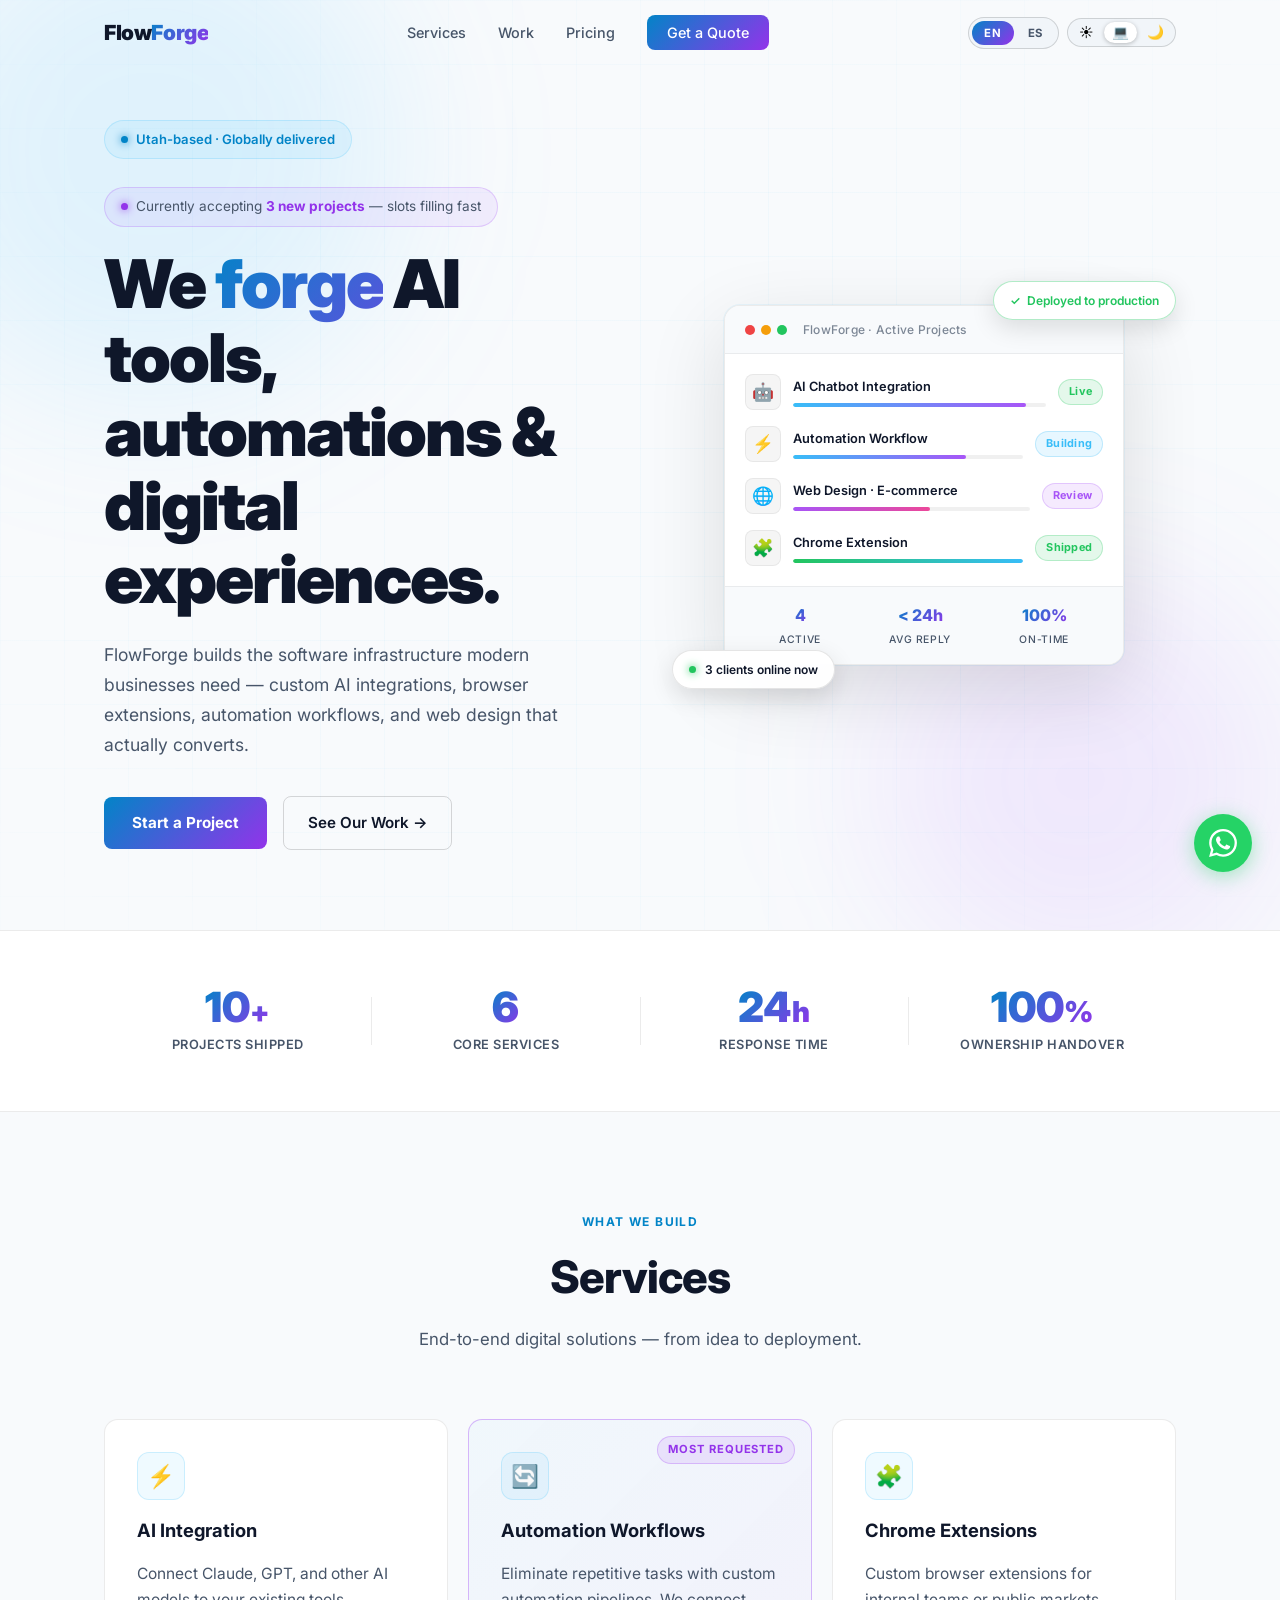
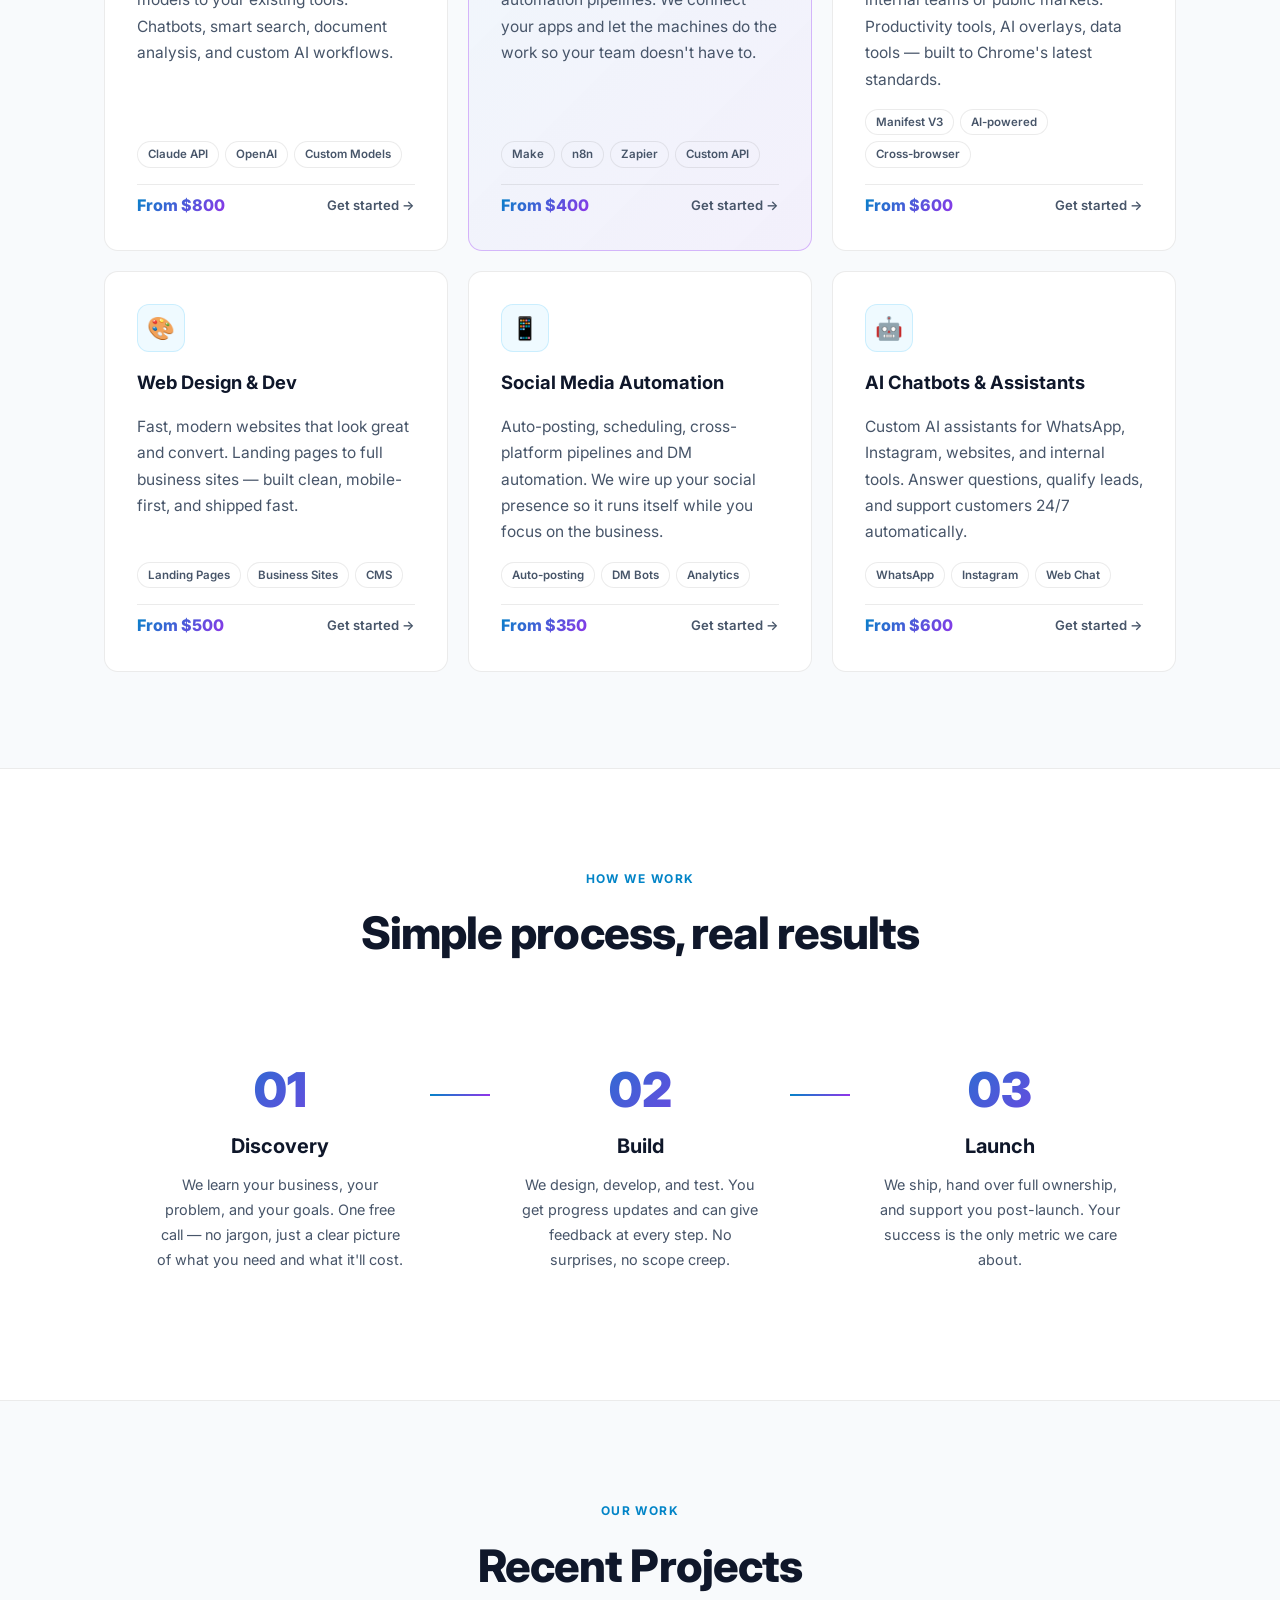
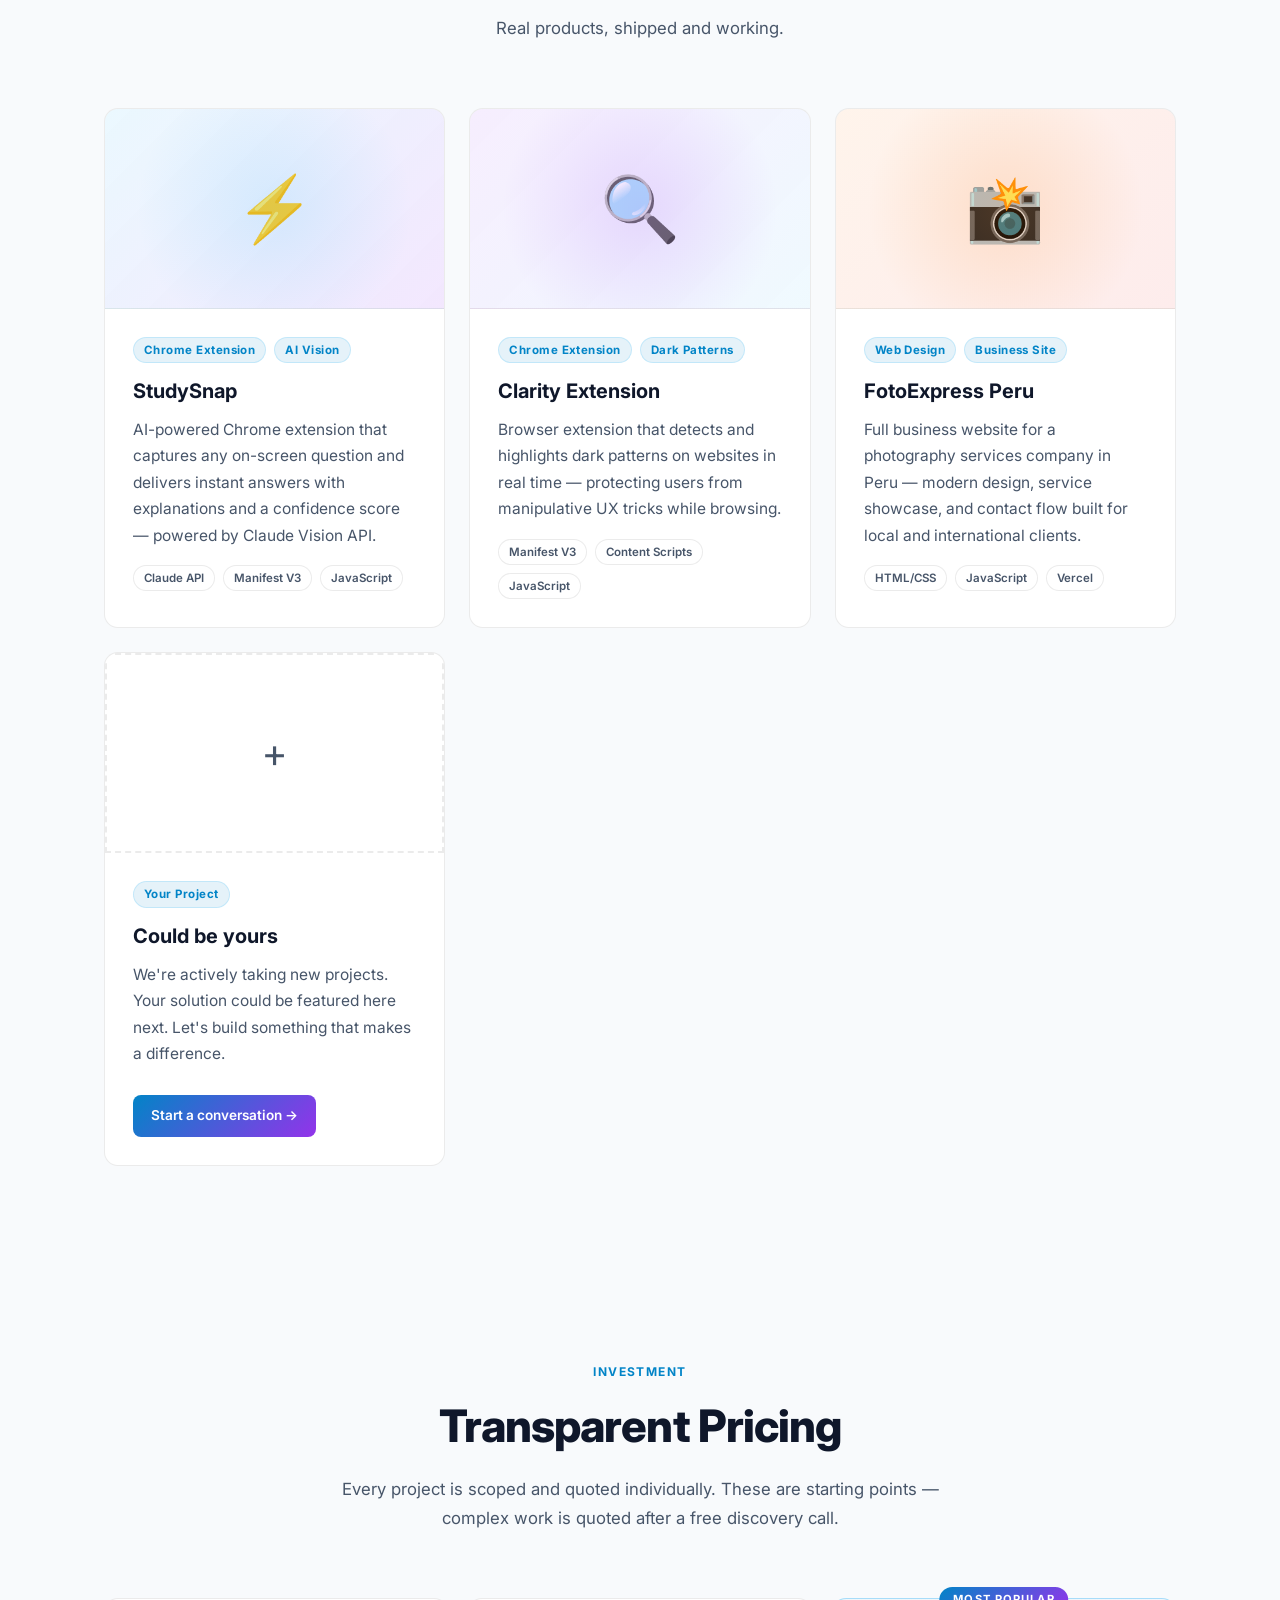
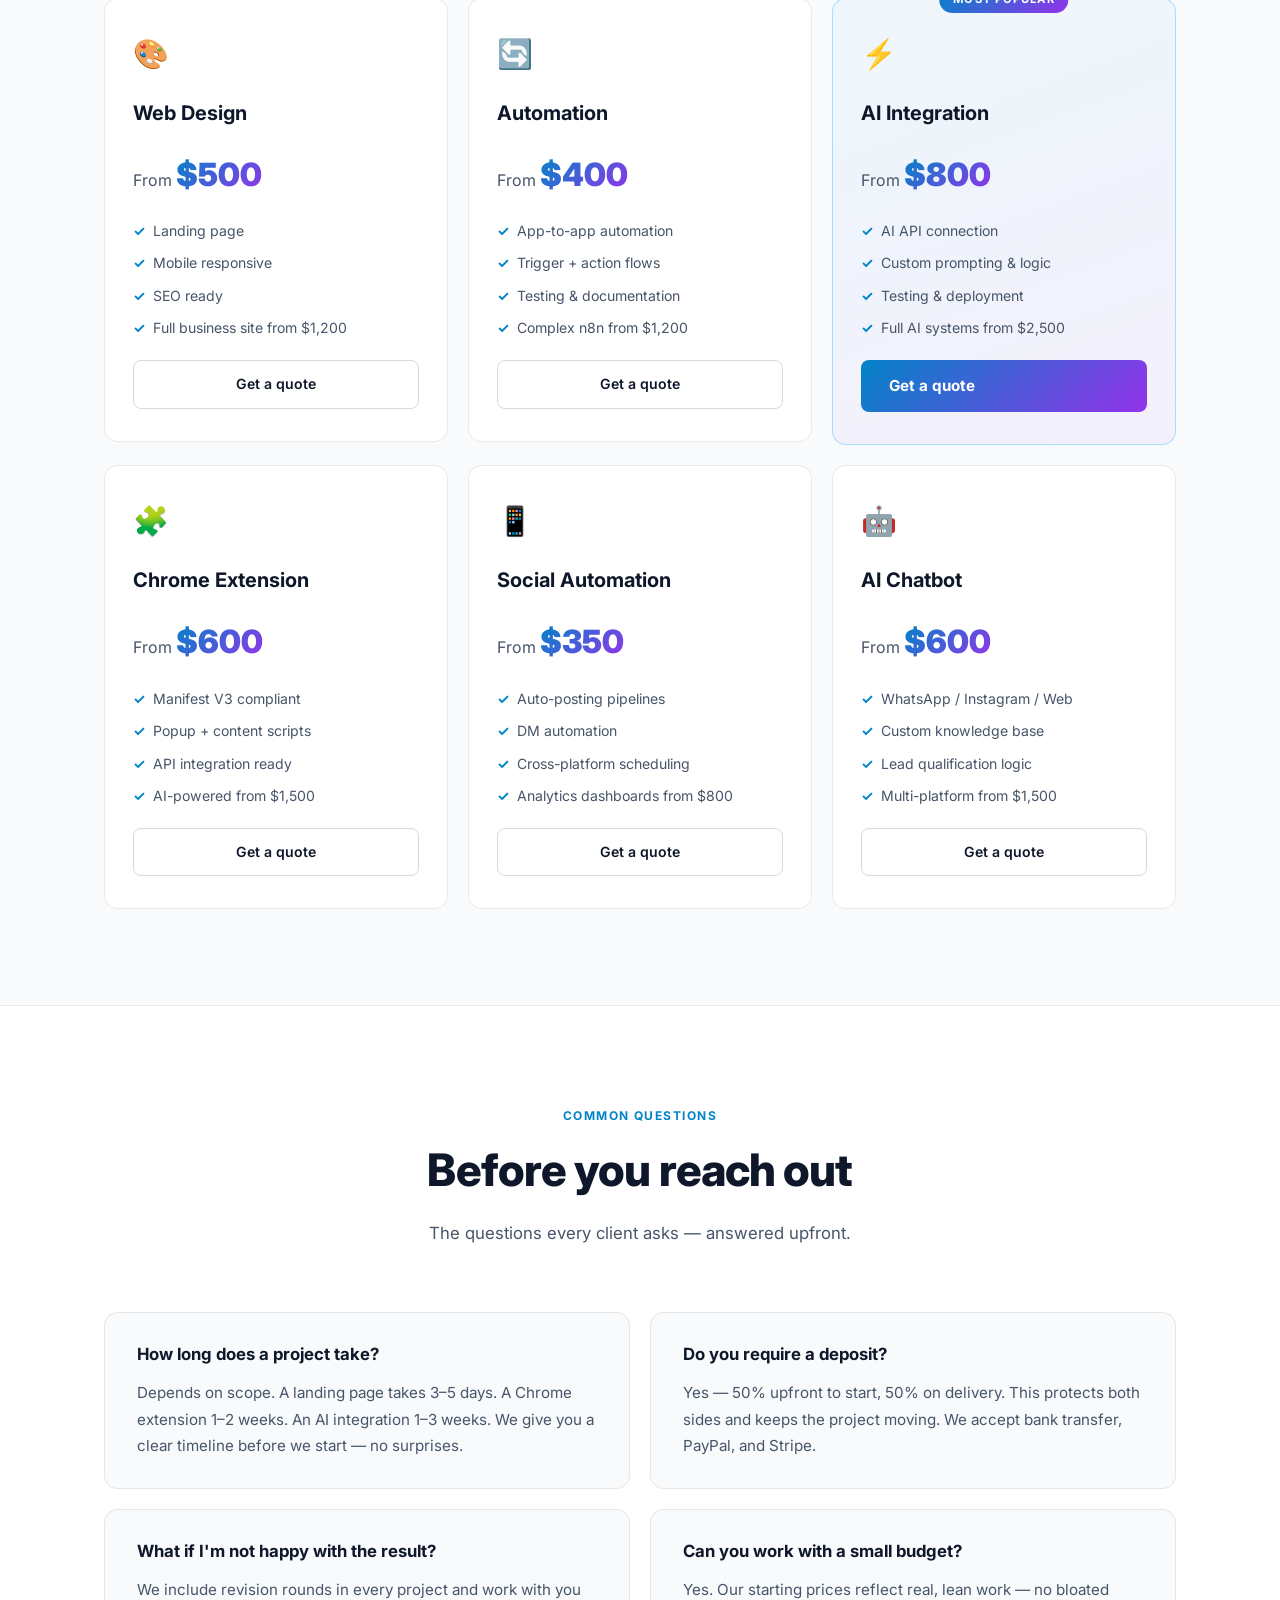
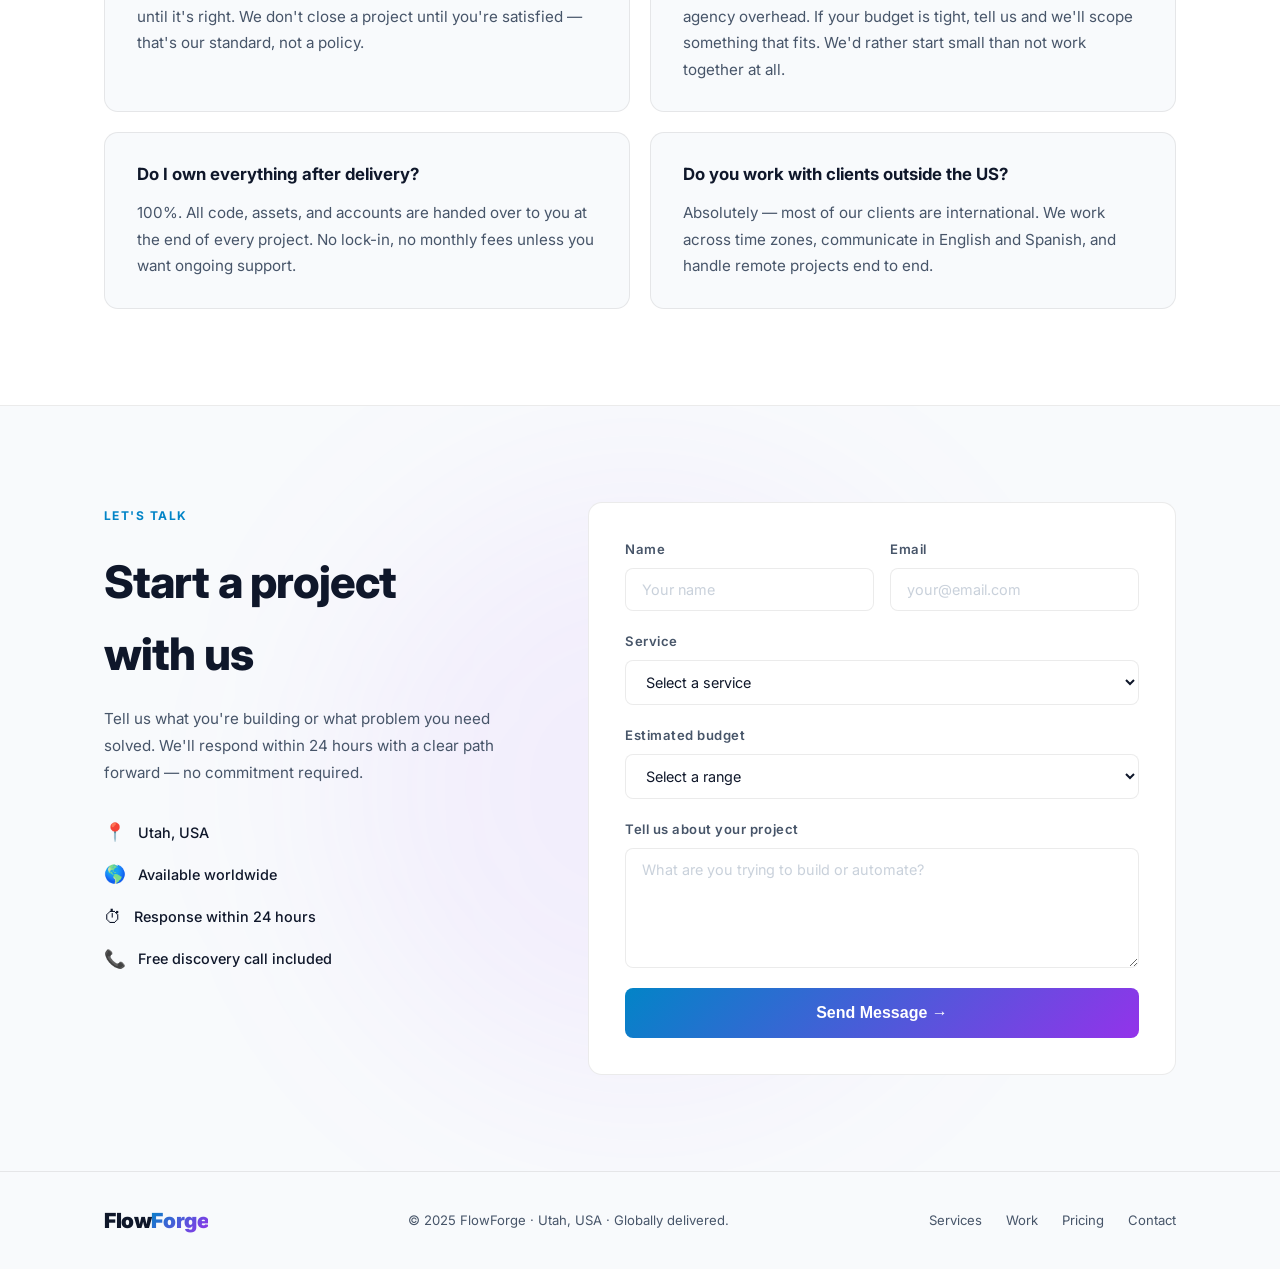
<file: index.html>
<!DOCTYPE html>
<html lang="en" data-theme="auto">
<head>
  <!-- Google tag (gtag.js) -->
  <script async src="https://www.googletagmanager.com/gtag/js?id=G-CK4HRK4L4M"></script>
  <script>
    window.dataLayer = window.dataLayer || [];
    function gtag(){dataLayer.push(arguments);}
    gtag('js', new Date());
    gtag('config', 'G-CK4HRK4L4M');
  </script>
  <meta charset="UTF-8">
  <script>(function(){var t=localStorage.getItem('ff_theme')||'auto';document.documentElement.setAttribute('data-theme',t);})();</script>
  <meta name="viewport" content="width=device-width, initial-scale=1.0">
  <title>FlowForge — AI Tools, Automations & Web Design</title>
  <meta name="description" content="FlowForge builds AI integrations, automation workflows, Chrome extensions, and web design for businesses worldwide. Utah-based, globally delivered.">
  <link rel="preconnect" href="https://fonts.googleapis.com">
  <link rel="preconnect" href="https://fonts.gstatic.com" crossorigin>
  <link href="https://fonts.googleapis.com/css2?family=Inter:wght@300;400;500;600;700;800;900&display=swap" rel="stylesheet">
  <link rel="icon" type="image/svg+xml" href="favicon.svg">
  <meta property="og:title" content="FlowForge — AI Tools, Automations &amp; Web Design">
  <meta property="og:description" content="FlowForge builds AI integrations, automation workflows, Chrome extensions, and web design for businesses worldwide. Utah-based, globally delivered.">
  <meta property="og:type" content="website">
  <meta property="og:url" content="https://flowforge-iota-umber.vercel.app/">
  <meta name="twitter:card" content="summary_large_image">
  <meta name="twitter:title" content="FlowForge — AI Tools, Automations &amp; Web Design">
  <meta name="twitter:description" content="Custom AI tools, automations, Chrome extensions and web design. Utah-based, globally delivered.">
  <link rel="stylesheet" href="style.css">
</head>
<body>

  <!-- NAV -->
  <nav class="nav" id="nav">
    <div class="container nav-inner">
      <a href="#" class="logo">Flow<span>Forge</span></a>
      <ul class="nav-links" id="nav-links">
        <li><a href="#services" data-i18n="nav.services">Services</a></li>
        <li><a href="#portfolio" data-i18n="nav.work">Work</a></li>
        <li><a href="#pricing" data-i18n="nav.pricing">Pricing</a></li>
        <li><a href="#contact" class="btn-nav" data-i18n="nav.cta">Get a Quote</a></li>
      </ul>
      <div class="nav-utils">
        <!-- Desktop lang toggle -->
        <div class="nav-lang-toggle" id="nav-lang-desktop">
          <button class="nav-lang-btn active" id="nav-btn-en" onclick="setLang('en')">EN</button>
          <button class="nav-lang-btn" id="nav-btn-es" onclick="setLang('es')">ES</button>
        </div>
        <!-- Desktop theme seg -->
        <div class="theme-seg" id="theme-seg">
          <button class="theme-seg-btn" data-theme-key="light" onclick="setTheme('light')" title="Light">☀️</button>
          <button class="theme-seg-btn active" data-theme-key="auto" onclick="setTheme('auto')" title="Auto">💻</button>
          <button class="theme-seg-btn" data-theme-key="dark" onclick="setTheme('dark')" title="Dark">🌙</button>
        </div>
        <!-- Mobile lang toggle -->
        <div class="nav-lang-toggle nav-lang-mobile">
          <button class="nav-lang-btn active" id="nav-btn-en-m" onclick="setLang('en')">EN</button>
          <button class="nav-lang-btn" id="nav-btn-es-m" onclick="setLang('es')">ES</button>
        </div>
        <!-- Mobile theme seg -->
        <div class="theme-seg theme-seg-mobile" id="theme-seg-mobile">
          <button class="theme-seg-btn" data-theme-key="light" onclick="setTheme('light')" title="Light">☀️</button>
          <button class="theme-seg-btn active" data-theme-key="auto" onclick="setTheme('auto')" title="Auto">💻</button>
          <button class="theme-seg-btn" data-theme-key="dark" onclick="setTheme('dark')" title="Dark">🌙</button>
        </div>
        <!-- Hamburger -->
        <button class="hamburger" id="hamburger" aria-label="Menu">
          <span></span><span></span><span></span>
        </button>
      </div>
    </div>
  </nav>

  <!-- HERO -->
  <section class="hero">
    <div class="hero-orb hero-orb-1"></div>
    <div class="hero-orb hero-orb-2"></div>
    <div class="hero-grid"></div>
    <div class="container hero-layout">

      <!-- Left: text -->
      <div class="hero-text">
        <div class="badge reveal">
          <span class="badge-dot"></span>
          <span data-i18n="hero.badge">Utah-based · Globally delivered</span>
        </div>
        <div class="urgency-badge reveal">
          <span class="urgency-dot"></span>
          <span data-i18n-html="hero.urgency">Currently accepting <strong>3 new projects</strong> — slots filling fast</span>
        </div>
        <h1 class="reveal reveal-delay-1" data-i18n-html="hero.h1">
          We <span class="gradient-text">forge</span> AI tools,<br>
          automations &amp;<br>
          digital experiences.
        </h1>
        <p class="hero-sub reveal reveal-delay-2" data-i18n="hero.sub">
          FlowForge builds the software infrastructure modern businesses need — custom AI integrations, browser extensions, automation workflows, and web design that actually converts.
        </p>
        <div class="hero-ctas reveal reveal-delay-3">
          <a href="#contact" class="btn-primary" data-i18n="hero.cta1">Start a Project</a>
          <a href="#portfolio" class="btn-ghost" data-i18n="hero.cta2">See Our Work →</a>
        </div>
      </div>

      <!-- Right: decorative dashboard card -->
      <div class="hero-visual reveal reveal-delay-2">
        <div class="hv-card">
          <div class="hv-header">
            <div class="hv-dots">
              <span class="hv-dot" style="background:#ef4444"></span>
              <span class="hv-dot" style="background:#f59e0b"></span>
              <span class="hv-dot" style="background:#22c55e"></span>
            </div>
            <span class="hv-title">FlowForge · Active Projects</span>
          </div>
          <div class="hv-body">
            <div class="hv-project">
              <div class="hv-proj-icon">🤖</div>
              <div class="hv-proj-info">
                <div class="hv-proj-name">AI Chatbot Integration</div>
                <div class="hv-proj-bar"><div class="hv-proj-fill" style="width:92%"></div></div>
              </div>
              <span class="hv-proj-status hv-status-live">Live</span>
            </div>
            <div class="hv-project">
              <div class="hv-proj-icon">⚡</div>
              <div class="hv-proj-info">
                <div class="hv-proj-name">Automation Workflow</div>
                <div class="hv-proj-bar"><div class="hv-proj-fill" style="width:75%"></div></div>
              </div>
              <span class="hv-proj-status hv-status-progress">Building</span>
            </div>
            <div class="hv-project">
              <div class="hv-proj-icon">🌐</div>
              <div class="hv-proj-info">
                <div class="hv-proj-name">Web Design · E-commerce</div>
                <div class="hv-proj-bar"><div class="hv-proj-fill hv-fill-purple" style="width:58%"></div></div>
              </div>
              <span class="hv-proj-status hv-status-review">Review</span>
            </div>
            <div class="hv-project">
              <div class="hv-proj-icon">🧩</div>
              <div class="hv-proj-info">
                <div class="hv-proj-name">Chrome Extension</div>
                <div class="hv-proj-bar"><div class="hv-proj-fill hv-fill-green" style="width:100%"></div></div>
              </div>
              <span class="hv-proj-status hv-status-live">Shipped</span>
            </div>
          </div>
          <div class="hv-footer">
            <div class="hv-metric">
              <span class="hv-metric-num">4</span>
              <span class="hv-metric-label">Active</span>
            </div>
            <div class="hv-metric">
              <span class="hv-metric-num">&lt; 24h</span>
              <span class="hv-metric-label">Avg Reply</span>
            </div>
            <div class="hv-metric">
              <span class="hv-metric-num">100%</span>
              <span class="hv-metric-label">On-time</span>
            </div>
          </div>
        </div>
        <div class="hv-badge hv-badge-1">✓ &nbsp;Deployed to production</div>
        <div class="hv-badge hv-badge-2"><span class="hv-live-dot"></span> &nbsp;3 clients online now</div>
      </div>

    </div>
  </section>

  <!-- STATS BAR -->
  <section class="stats-bar">
    <div class="container stats-inner">
      <div class="stat reveal">
        <span class="stat-num">10<span class="stat-plus">+</span></span>
        <span class="stat-label" data-i18n="stats.shipped">Projects Shipped</span>
      </div>
      <div class="stat-divider"></div>
      <div class="stat reveal reveal-delay-1">
        <span class="stat-num">6</span>
        <span class="stat-label" data-i18n="stats.services">Core Services</span>
      </div>
      <div class="stat-divider"></div>
      <div class="stat reveal reveal-delay-2">
        <span class="stat-num">24<span class="stat-plus">h</span></span>
        <span class="stat-label" data-i18n="stats.response">Response Time</span>
      </div>
      <div class="stat-divider"></div>
      <div class="stat reveal reveal-delay-3">
        <span class="stat-num">100<span class="stat-plus">%</span></span>
        <span class="stat-label" data-i18n="stats.ownership">Ownership Handover</span>
      </div>
    </div>
  </section>

  <!-- SERVICES -->
  <section id="services" class="section">
    <div class="container">
      <div class="section-header reveal">
        <span class="label" data-i18n="services.label">What we build</span>
        <h2 data-i18n="services.h2">Services</h2>
        <p data-i18n="services.sub">End-to-end digital solutions — from idea to deployment.</p>
      </div>
      <div class="services-grid">

        <div class="service-card reveal">
          <div class="service-icon-wrap"><span class="service-icon">⚡</span></div>
          <h3 data-i18n="svc.ai.title">AI Integration</h3>
          <p data-i18n="svc.ai.desc">Connect Claude, GPT, and other AI models to your existing tools. Chatbots, smart search, document analysis, and custom AI workflows.</p>
          <div class="service-tags"><span>Claude API</span><span>OpenAI</span><span>Custom Models</span></div>
          <div class="service-footer">
            <span class="service-price" data-i18n="svc.ai.price">From $800</span>
            <a href="#contact" class="service-cta" data-i18n="svc.ai.cta">Get started →</a>
          </div>
        </div>

        <div class="service-card featured reveal reveal-delay-1">
          <div class="featured-label" data-i18n="badge.mostRequested">Most Requested</div>
          <div class="service-icon-wrap"><span class="service-icon">🔄</span></div>
          <h3 data-i18n="svc.auto.title">Automation Workflows</h3>
          <p data-i18n="svc.auto.desc">Eliminate repetitive tasks with custom automation pipelines. We connect your apps and let the machines do the work so your team doesn't have to.</p>
          <div class="service-tags"><span>Make</span><span>n8n</span><span>Zapier</span><span>Custom API</span></div>
          <div class="service-footer">
            <span class="service-price" data-i18n="svc.auto.price">From $400</span>
            <a href="#contact" class="service-cta" data-i18n="svc.auto.cta">Get started →</a>
          </div>
        </div>

        <div class="service-card reveal reveal-delay-2">
          <div class="service-icon-wrap"><span class="service-icon">🧩</span></div>
          <h3 data-i18n="svc.chrome.title">Chrome Extensions</h3>
          <p data-i18n="svc.chrome.desc">Custom browser extensions for internal teams or public markets. Productivity tools, AI overlays, data tools — built to Chrome's latest standards.</p>
          <div class="service-tags"><span>Manifest V3</span><span>AI-powered</span><span>Cross-browser</span></div>
          <div class="service-footer">
            <span class="service-price" data-i18n="svc.chrome.price">From $600</span>
            <a href="#contact" class="service-cta" data-i18n="svc.chrome.cta">Get started →</a>
          </div>
        </div>

        <div class="service-card reveal reveal-delay-3">
          <div class="service-icon-wrap"><span class="service-icon">🎨</span></div>
          <h3 data-i18n="svc.web.title">Web Design &amp; Dev</h3>
          <p data-i18n="svc.web.desc">Fast, modern websites that look great and convert. Landing pages to full business sites — built clean, mobile-first, and shipped fast.</p>
          <div class="service-tags"><span>Landing Pages</span><span>Business Sites</span><span>CMS</span></div>
          <div class="service-footer">
            <span class="service-price" data-i18n="svc.web.price">From $500</span>
            <a href="#contact" class="service-cta" data-i18n="svc.web.cta">Get started →</a>
          </div>
        </div>

        <div class="service-card reveal">
          <div class="service-icon-wrap"><span class="service-icon">📱</span></div>
          <h3 data-i18n="svc.social.title">Social Media Automation</h3>
          <p data-i18n="svc.social.desc">Auto-posting, scheduling, cross-platform pipelines and DM automation. We wire up your social presence so it runs itself while you focus on the business.</p>
          <div class="service-tags"><span>Auto-posting</span><span>DM Bots</span><span>Analytics</span></div>
          <div class="service-footer">
            <span class="service-price" data-i18n="svc.social.price">From $350</span>
            <a href="#contact" class="service-cta" data-i18n="svc.social.cta">Get started →</a>
          </div>
        </div>

        <div class="service-card reveal reveal-delay-1">
          <div class="service-icon-wrap"><span class="service-icon">🤖</span></div>
          <h3 data-i18n="svc.chatbot.title">AI Chatbots &amp; Assistants</h3>
          <p data-i18n="svc.chatbot.desc">Custom AI assistants for WhatsApp, Instagram, websites, and internal tools. Answer questions, qualify leads, and support customers 24/7 automatically.</p>
          <div class="service-tags"><span>WhatsApp</span><span>Instagram</span><span>Web Chat</span></div>
          <div class="service-footer">
            <span class="service-price" data-i18n="svc.chatbot.price">From $600</span>
            <a href="#contact" class="service-cta" data-i18n="svc.chatbot.cta">Get started →</a>
          </div>
        </div>

      </div>
    </div>
  </section>

  <!-- PROCESS -->
  <section class="section process-section">
    <div class="container">
      <div class="section-header reveal">
        <span class="label" data-i18n="process.label">How we work</span>
        <h2 data-i18n="process.h2">Simple process, real results</h2>
      </div>
      <div class="steps">
        <div class="step reveal">
          <div class="step-num">01</div>
          <h3 data-i18n="step1.title">Discovery</h3>
          <p data-i18n="step1.desc">We learn your business, your problem, and your goals. One free call — no jargon, just a clear picture of what you need and what it'll cost.</p>
        </div>
        <div class="step-connector reveal reveal-delay-1"></div>
        <div class="step reveal reveal-delay-1">
          <div class="step-num">02</div>
          <h3 data-i18n="step2.title">Build</h3>
          <p data-i18n="step2.desc">We design, develop, and test. You get progress updates and can give feedback at every step. No surprises, no scope creep.</p>
        </div>
        <div class="step-connector reveal reveal-delay-2"></div>
        <div class="step reveal reveal-delay-2">
          <div class="step-num">03</div>
          <h3 data-i18n="step3.title">Launch</h3>
          <p data-i18n="step3.desc">We ship, hand over full ownership, and support you post-launch. Your success is the only metric we care about.</p>
        </div>
      </div>
    </div>
  </section>

  <!-- PORTFOLIO -->
  <section id="portfolio" class="section">
    <div class="container">
      <div class="section-header reveal">
        <span class="label" data-i18n="portfolio.label">Our work</span>
        <h2 data-i18n="portfolio.h2">Recent Projects</h2>
        <p data-i18n="portfolio.sub">Real products, shipped and working.</p>
      </div>
      <div class="portfolio-grid">

        <div class="portfolio-card reveal">
          <div class="portfolio-thumb thumb-studysnap">
            <span class="portfolio-emoji">⚡</span>
            <div class="portfolio-thumb-glow"></div>
          </div>
          <div class="portfolio-info">
            <div class="portfolio-tags"><span>Chrome Extension</span><span>AI Vision</span></div>
            <h3 data-i18n="proj.studysnap.title">StudySnap</h3>
            <p data-i18n="proj.studysnap.desc">AI-powered Chrome extension that captures any on-screen question and delivers instant answers with explanations and a confidence score — powered by Claude Vision API.</p>
            <div class="portfolio-tech"><span>Claude API</span><span>Manifest V3</span><span>JavaScript</span></div>
          </div>
        </div>

        <div class="portfolio-card reveal reveal-delay-1">
          <div class="portfolio-thumb thumb-clarity">
            <span class="portfolio-emoji">🔍</span>
            <div class="portfolio-thumb-glow glow-purple"></div>
          </div>
          <div class="portfolio-info">
            <div class="portfolio-tags"><span>Chrome Extension</span><span>Dark Patterns</span></div>
            <h3 data-i18n="proj.clarity.title">Clarity Extension</h3>
            <p data-i18n="proj.clarity.desc">Browser extension that detects and highlights dark patterns on websites in real time — protecting users from manipulative UX tricks while browsing.</p>
            <div class="portfolio-tech"><span>Manifest V3</span><span>Content Scripts</span><span>JavaScript</span></div>
          </div>
        </div>

        <div class="portfolio-card reveal reveal-delay-2">
          <div class="portfolio-thumb thumb-fotoexpress">
            <span class="portfolio-emoji">📸</span>
            <div class="portfolio-thumb-glow glow-orange"></div>
          </div>
          <div class="portfolio-info">
            <div class="portfolio-tags"><span>Web Design</span><span>Business Site</span></div>
            <h3 data-i18n="proj.foto.title">FotoExpress Peru</h3>
            <p data-i18n="proj.foto.desc">Full business website for a photography services company in Peru — modern design, service showcase, and contact flow built for local and international clients.</p>
            <div class="portfolio-tech"><span>HTML/CSS</span><span>JavaScript</span><span>Vercel</span></div>
          </div>
        </div>

        <div class="portfolio-card placeholder-card reveal reveal-delay-3">
          <div class="portfolio-thumb placeholder-thumb"><span>+</span></div>
          <div class="portfolio-info">
            <div class="portfolio-tags"><span>Your Project</span></div>
            <h3 data-i18n="proj.yours.title">Could be yours</h3>
            <p data-i18n="proj.yours.desc">We're actively taking new projects. Your solution could be featured here next. Let's build something that makes a difference.</p>
            <a href="#contact" class="btn-small" data-i18n="proj.yours.cta">Start a conversation →</a>
          </div>
        </div>

      </div>
    </div>
  </section>

  <!-- PRICING -->
  <section id="pricing" class="section">
    <div class="container">
      <div class="section-header reveal">
        <span class="label" data-i18n="pricing.label">Investment</span>
        <h2 data-i18n="pricing.h2">Transparent Pricing</h2>
        <p data-i18n="pricing.sub">Every project is scoped and quoted individually. These are starting points — complex work is quoted after a free discovery call.</p>
      </div>
      <div class="pricing-grid">

        <div class="pricing-card reveal">
          <div class="pricing-icon">🎨</div>
          <h3 data-i18n="price.web.title">Web Design</h3>
          <div class="price">From <strong>$500</strong></div>
          <ul class="pricing-list">
            <li data-i18n="price.web.li1">Landing page</li>
            <li data-i18n="price.web.li2">Mobile responsive</li>
            <li data-i18n="price.web.li3">SEO ready</li>
            <li data-i18n="price.web.li4">Full business site from $1,200</li>
          </ul>
          <a href="#contact" class="btn-outline" data-i18n="price.web.btn">Get a quote</a>
        </div>

        <div class="pricing-card reveal reveal-delay-1">
          <div class="pricing-icon">🔄</div>
          <h3 data-i18n="price.auto.title">Automation</h3>
          <div class="price">From <strong>$400</strong></div>
          <ul class="pricing-list">
            <li data-i18n="price.auto.li1">App-to-app automation</li>
            <li data-i18n="price.auto.li2">Trigger + action flows</li>
            <li data-i18n="price.auto.li3">Testing &amp; documentation</li>
            <li data-i18n="price.auto.li4">Complex n8n from $1,200</li>
          </ul>
          <a href="#contact" class="btn-outline" data-i18n="price.auto.btn">Get a quote</a>
        </div>

        <div class="pricing-card featured-pricing reveal reveal-delay-2">
          <div class="pricing-badge" data-i18n="badge.mostPopular">Most Popular</div>
          <div class="pricing-icon">⚡</div>
          <h3 data-i18n="price.ai.title">AI Integration</h3>
          <div class="price">From <strong>$800</strong></div>
          <ul class="pricing-list">
            <li data-i18n="price.ai.li1">AI API connection</li>
            <li data-i18n="price.ai.li2">Custom prompting &amp; logic</li>
            <li data-i18n="price.ai.li3">Testing &amp; deployment</li>
            <li data-i18n="price.ai.li4">Full AI systems from $2,500</li>
          </ul>
          <a href="#contact" class="btn-primary" data-i18n="price.ai.btn">Get a quote</a>
        </div>

        <div class="pricing-card reveal reveal-delay-3">
          <div class="pricing-icon">🧩</div>
          <h3 data-i18n="price.chrome.title">Chrome Extension</h3>
          <div class="price">From <strong>$600</strong></div>
          <ul class="pricing-list">
            <li data-i18n="price.chrome.li1">Manifest V3 compliant</li>
            <li data-i18n="price.chrome.li2">Popup + content scripts</li>
            <li data-i18n="price.chrome.li3">API integration ready</li>
            <li data-i18n="price.chrome.li4">AI-powered from $1,500</li>
          </ul>
          <a href="#contact" class="btn-outline" data-i18n="price.chrome.btn">Get a quote</a>
        </div>

        <div class="pricing-card reveal">
          <div class="pricing-icon">📱</div>
          <h3 data-i18n="price.social.title">Social Automation</h3>
          <div class="price">From <strong>$350</strong></div>
          <ul class="pricing-list">
            <li data-i18n="price.social.li1">Auto-posting pipelines</li>
            <li data-i18n="price.social.li2">DM automation</li>
            <li data-i18n="price.social.li3">Cross-platform scheduling</li>
            <li data-i18n="price.social.li4">Analytics dashboards from $800</li>
          </ul>
          <a href="#contact" class="btn-outline" data-i18n="price.social.btn">Get a quote</a>
        </div>

        <div class="pricing-card reveal reveal-delay-1">
          <div class="pricing-icon">🤖</div>
          <h3 data-i18n="price.chatbot.title">AI Chatbot</h3>
          <div class="price">From <strong>$600</strong></div>
          <ul class="pricing-list">
            <li data-i18n="price.chatbot.li1">WhatsApp / Instagram / Web</li>
            <li data-i18n="price.chatbot.li2">Custom knowledge base</li>
            <li data-i18n="price.chatbot.li3">Lead qualification logic</li>
            <li data-i18n="price.chatbot.li4">Multi-platform from $1,500</li>
          </ul>
          <a href="#contact" class="btn-outline" data-i18n="price.chatbot.btn">Get a quote</a>
        </div>

      </div>
    </div>
  </section>

  <!-- FAQ -->
  <section class="section faq-section">
    <div class="container">
      <div class="section-header reveal">
        <span class="label" data-i18n="faq.label">Common questions</span>
        <h2 data-i18n="faq.h2">Before you reach out</h2>
        <p data-i18n="faq.sub">The questions every client asks — answered upfront.</p>
      </div>
      <div class="faq-grid">
        <div class="faq-item reveal">
          <div class="faq-q" data-i18n="faq.q1">How long does a project take?</div>
          <div class="faq-a" data-i18n="faq.a1">Depends on scope. A landing page takes 3–5 days. A Chrome extension 1–2 weeks. An AI integration 1–3 weeks. We give you a clear timeline before we start — no surprises.</div>
        </div>
        <div class="faq-item reveal reveal-delay-1">
          <div class="faq-q" data-i18n="faq.q2">Do you require a deposit?</div>
          <div class="faq-a" data-i18n="faq.a2">Yes — 50% upfront to start, 50% on delivery. This protects both sides and keeps the project moving. We accept bank transfer, PayPal, and Stripe.</div>
        </div>
        <div class="faq-item reveal reveal-delay-2">
          <div class="faq-q" data-i18n="faq.q3">What if I'm not happy with the result?</div>
          <div class="faq-a" data-i18n="faq.a3">We include revision rounds in every project and work with you until it's right. We don't close a project until you're satisfied — that's our standard, not a policy.</div>
        </div>
        <div class="faq-item reveal reveal-delay-3">
          <div class="faq-q" data-i18n="faq.q4">Can you work with a small budget?</div>
          <div class="faq-a" data-i18n="faq.a4">Yes. Our starting prices reflect real, lean work — no bloated agency overhead. If your budget is tight, tell us and we'll scope something that fits. We'd rather start small than not work together at all.</div>
        </div>
        <div class="faq-item reveal">
          <div class="faq-q" data-i18n="faq.q5">Do I own everything after delivery?</div>
          <div class="faq-a" data-i18n="faq.a5">100%. All code, assets, and accounts are handed over to you at the end of every project. No lock-in, no monthly fees unless you want ongoing support.</div>
        </div>
        <div class="faq-item reveal reveal-delay-1">
          <div class="faq-q" data-i18n="faq.q6">Do you work with clients outside the US?</div>
          <div class="faq-a" data-i18n="faq.a6">Absolutely — most of our clients are international. We work across time zones, communicate in English and Spanish, and handle remote projects end to end.</div>
        </div>
      </div>
    </div>
  </section>

  <!-- CONTACT -->
  <section id="contact" class="section contact-section">
    <div class="contact-orb"></div>
    <div class="container">
      <div class="contact-grid">
        <div class="contact-left reveal">
          <span class="label" data-i18n="contact.label">Let's talk</span>
          <h2 data-i18n-html="contact.h2">Start a project<br>with us</h2>
          <p data-i18n="contact.p">Tell us what you're building or what problem you need solved. We'll respond within 24 hours with a clear path forward — no commitment required.</p>
          <div class="contact-details">
            <div class="contact-detail">
              <span class="detail-icon">📍</span>
              <span data-i18n="contact.loc">Utah, USA</span>
            </div>
            <div class="contact-detail">
              <span class="detail-icon">🌎</span>
              <span data-i18n="contact.world">Available worldwide</span>
            </div>
            <div class="contact-detail">
              <span class="detail-icon">⏱</span>
              <span data-i18n="contact.time">Response within 24 hours</span>
            </div>
            <div class="contact-detail">
              <span class="detail-icon">📞</span>
              <span data-i18n="contact.call">Free discovery call included</span>
            </div>
          </div>
        </div>
        <div class="contact-right reveal reveal-delay-1">
          <form class="contact-form" id="contact-form" action="https://formspree.io/f/xnjrggzb" method="POST">
            <div class="form-row">
              <div class="form-group">
                <label for="name" data-i18n="contact.name.label">Name</label>
                <input type="text" id="name" name="name" placeholder="Your name" data-i18n-ph="contact.name.ph" required>
              </div>
              <div class="form-group">
                <label for="email" data-i18n="contact.email.label">Email</label>
                <input type="email" id="email" name="email" placeholder="your@email.com" required>
              </div>
            </div>
            <div class="form-group">
              <label for="service" data-i18n="contact.svc.label">Service</label>
              <select id="service" name="service">
                <option value="" data-i18n="contact.svc.ph">Select a service</option>
                <option>AI Integration</option>
                <option>Automation Workflow</option>
                <option>Chrome Extension</option>
                <option>Web Design</option>
                <option>Social Media Automation</option>
                <option>AI Chatbot &amp; Assistant</option>
                <option>Multiple / Not sure</option>
              </select>
            </div>
            <div class="form-group">
              <label for="budget" data-i18n="contact.budget.label">Estimated budget</label>
              <select id="budget" name="budget">
                <option value="" data-i18n="contact.budget.ph">Select a range</option>
                <option>Under $500</option>
                <option>$500 – $1,000</option>
                <option>$1,000 – $3,000</option>
                <option>$3,000+</option>
              </select>
            </div>
            <div class="form-group">
              <label for="message" data-i18n="contact.msg.label">Tell us about your project</label>
              <textarea id="message" name="message" rows="5" placeholder="What are you trying to build or automate?" data-i18n-ph="contact.msg.ph" required></textarea>
            </div>
            <button type="submit" class="btn-primary full" id="submit-btn" data-i18n="contact.btn">
              Send Message →
            </button>
            <div class="form-success" id="form-success" data-i18n="contact.success">
              ✓ Message sent! We'll be in touch within 24 hours.
            </div>
          </form>
        </div>
      </div>
    </div>
  </section>

  <!-- FOOTER -->
  <footer class="footer">
    <div class="container footer-inner">
      <a href="#" class="logo">Flow<span>Forge</span></a>
      <p class="footer-copy" data-i18n="footer.copy">© 2025 FlowForge · Utah, USA · Globally delivered.</p>
      <div class="footer-links">
        <a href="#services">Services</a>
        <a href="#portfolio">Work</a>
        <a href="#pricing">Pricing</a>
        <a href="#contact">Contact</a>
      </div>
    </div>
  </footer>

  <!-- WHATSAPP FLOATING BUTTON -->
  <a href="https://wa.me/16032059425?text=Hi%20FlowForge!%20I%27m%20interested%20in%20your%20services."
     class="whatsapp-btn" target="_blank" rel="noopener" aria-label="Chat on WhatsApp">
    <svg viewBox="0 0 24 24" fill="currentColor" width="28" height="28">
      <path d="M17.472 14.382c-.297-.149-1.758-.867-2.03-.967-.273-.099-.471-.148-.67.15-.197.297-.767.966-.94 1.164-.173.199-.347.223-.644.075-.297-.15-1.255-.463-2.39-1.475-.883-.788-1.48-1.761-1.653-2.059-.173-.297-.018-.458.13-.606.134-.133.298-.347.446-.52.149-.174.198-.298.298-.497.099-.198.05-.371-.025-.52-.075-.149-.669-1.612-.916-2.207-.242-.579-.487-.5-.669-.51-.173-.008-.371-.01-.57-.01-.198 0-.52.074-.792.372-.272.297-1.04 1.016-1.04 2.479 0 1.462 1.065 2.875 1.213 3.074.149.198 2.096 3.2 5.077 4.487.709.306 1.262.489 1.694.625.712.227 1.36.195 1.871.118.571-.085 1.758-.719 2.006-1.413.248-.694.248-1.289.173-1.413-.074-.124-.272-.198-.57-.347m-5.421 7.403h-.004a9.87 9.87 0 01-5.031-1.378l-.361-.214-3.741.982.998-3.648-.235-.374a9.86 9.86 0 01-1.51-5.26c.001-5.45 4.436-9.884 9.888-9.884 2.64 0 5.122 1.03 6.988 2.898a9.825 9.825 0 012.893 6.994c-.003 5.45-4.437 9.884-9.885 9.884m8.413-18.297A11.815 11.815 0 0012.05 0C5.495 0 .16 5.335.157 11.892c0 2.096.547 4.142 1.588 5.945L.057 24l6.305-1.654a11.882 11.882 0 005.683 1.448h.005c6.554 0 11.89-5.335 11.893-11.893a11.821 11.821 0 00-3.48-8.413z"/>
    </svg>
  </a>

  <script src="script.js"></script>
  <script>
  // ── TRANSLATIONS ──
  const T = {
    en: {
      'nav.services': 'Services', 'nav.work': 'Work', 'nav.pricing': 'Pricing', 'nav.cta': 'Get a Quote',
      'hero.badge': 'Utah-based · Globally delivered',
      'hero.urgency': 'Currently accepting <strong>3 new projects</strong> — slots filling fast',
      'hero.h1': 'We <span class="gradient-text">forge</span> AI tools,<br>automations &amp;<br>digital experiences.',
      'hero.sub': 'FlowForge builds the software infrastructure modern businesses need — custom AI integrations, browser extensions, automation workflows, and web design that actually converts.',
      'hero.cta1': 'Start a Project', 'hero.cta2': 'See Our Work →',
      'stats.shipped': 'Projects Shipped', 'stats.services': 'Core Services', 'stats.response': 'Response Time', 'stats.ownership': 'Ownership Handover',
      'services.label': 'What we build', 'services.h2': 'Services', 'services.sub': 'End-to-end digital solutions — from idea to deployment.',
      'svc.ai.title': 'AI Integration', 'svc.ai.desc': 'Connect Claude, GPT, and other AI models to your existing tools. Chatbots, smart search, document analysis, and custom AI workflows.', 'svc.ai.price': 'From $800', 'svc.ai.cta': 'Get started →',
      'svc.auto.title': 'Automation Workflows', 'svc.auto.desc': "Eliminate repetitive tasks with custom automation pipelines. We connect your apps and let the machines do the work so your team doesn't have to.", 'svc.auto.price': 'From $400', 'svc.auto.cta': 'Get started →',
      'svc.chrome.title': 'Chrome Extensions', 'svc.chrome.desc': "Custom browser extensions for internal teams or public markets. Productivity tools, AI overlays, data tools — built to Chrome's latest standards.", 'svc.chrome.price': 'From $600', 'svc.chrome.cta': 'Get started →',
      'svc.web.title': 'Web Design & Dev', 'svc.web.desc': 'Fast, modern websites that look great and convert. Landing pages to full business sites — built clean, mobile-first, and shipped fast.', 'svc.web.price': 'From $500', 'svc.web.cta': 'Get started →',
      'svc.social.title': 'Social Media Automation', 'svc.social.desc': 'Auto-posting, scheduling, cross-platform pipelines and DM automation. We wire up your social presence so it runs itself while you focus on the business.', 'svc.social.price': 'From $350', 'svc.social.cta': 'Get started →',
      'svc.chatbot.title': 'AI Chatbots & Assistants', 'svc.chatbot.desc': 'Custom AI assistants for WhatsApp, Instagram, websites, and internal tools. Answer questions, qualify leads, and support customers 24/7 automatically.', 'svc.chatbot.price': 'From $600', 'svc.chatbot.cta': 'Get started →',
      'badge.mostRequested': 'Most Requested', 'badge.mostPopular': 'Most Popular',
      'process.label': 'How we work', 'process.h2': 'Simple process, real results',
      'step1.title': 'Discovery', 'step1.desc': "We learn your business, your problem, and your goals. One free call — no jargon, just a clear picture of what you need and what it'll cost.",
      'step2.title': 'Build', 'step2.desc': 'We design, develop, and test. You get progress updates and can give feedback at every step. No surprises, no scope creep.',
      'step3.title': 'Launch', 'step3.desc': 'We ship, hand over full ownership, and support you post-launch. Your success is the only metric we care about.',
      'portfolio.label': 'Our work', 'portfolio.h2': 'Recent Projects', 'portfolio.sub': 'Real products, shipped and working.',
      'proj.studysnap.title': 'StudySnap', 'proj.studysnap.desc': 'AI-powered Chrome extension that captures any on-screen question and delivers instant answers with explanations and a confidence score — powered by Claude Vision API.',
      'proj.clarity.title': 'Clarity Extension', 'proj.clarity.desc': 'Browser extension that detects and highlights dark patterns on websites in real time — protecting users from manipulative UX tricks while browsing.',
      'proj.foto.title': 'FotoExpress Peru', 'proj.foto.desc': 'Full business website for a photography services company in Peru — modern design, service showcase, and contact flow built for local and international clients.',
      'proj.yours.title': 'Could be yours', 'proj.yours.desc': "We're actively taking new projects. Your solution could be featured here next. Let's build something that makes a difference.", 'proj.yours.cta': 'Start a conversation →',
      'pricing.label': 'Investment', 'pricing.h2': 'Transparent Pricing', 'pricing.sub': 'Every project is scoped and quoted individually. These are starting points — complex work is quoted after a free discovery call.',
      'price.web.title': 'Web Design', 'price.web.li1': 'Landing page', 'price.web.li2': 'Mobile responsive', 'price.web.li3': 'SEO ready', 'price.web.li4': 'Full business site from $1,200', 'price.web.btn': 'Get a quote',
      'price.auto.title': 'Automation', 'price.auto.li1': 'App-to-app automation', 'price.auto.li2': 'Trigger + action flows', 'price.auto.li3': 'Testing & documentation', 'price.auto.li4': 'Complex n8n from $1,200', 'price.auto.btn': 'Get a quote',
      'price.ai.title': 'AI Integration', 'price.ai.li1': 'AI API connection', 'price.ai.li2': 'Custom prompting & logic', 'price.ai.li3': 'Testing & deployment', 'price.ai.li4': 'Full AI systems from $2,500', 'price.ai.btn': 'Get a quote',
      'price.chrome.title': 'Chrome Extension', 'price.chrome.li1': 'Manifest V3 compliant', 'price.chrome.li2': 'Popup + content scripts', 'price.chrome.li3': 'API integration ready', 'price.chrome.li4': 'AI-powered from $1,500', 'price.chrome.btn': 'Get a quote',
      'price.social.title': 'Social Automation', 'price.social.li1': 'Auto-posting pipelines', 'price.social.li2': 'DM automation', 'price.social.li3': 'Cross-platform scheduling', 'price.social.li4': 'Analytics dashboards from $800', 'price.social.btn': 'Get a quote',
      'price.chatbot.title': 'AI Chatbot', 'price.chatbot.li1': 'WhatsApp / Instagram / Web', 'price.chatbot.li2': 'Custom knowledge base', 'price.chatbot.li3': 'Lead qualification logic', 'price.chatbot.li4': 'Multi-platform from $1,500', 'price.chatbot.btn': 'Get a quote',
      'faq.label': 'Common questions', 'faq.h2': 'Before you reach out', 'faq.sub': 'The questions every client asks — answered upfront.',
      'faq.q1': 'How long does a project take?', 'faq.a1': 'Depends on scope. A landing page takes 3–5 days. A Chrome extension 1–2 weeks. An AI integration 1–3 weeks. We give you a clear timeline before we start — no surprises.',
      'faq.q2': 'Do you require a deposit?', 'faq.a2': 'Yes — 50% upfront to start, 50% on delivery. This protects both sides and keeps the project moving. We accept bank transfer, PayPal, and Stripe.',
      'faq.q3': "What if I'm not happy with the result?", 'faq.a3': "We include revision rounds in every project and work with you until it's right. We don't close a project until you're satisfied — that's our standard, not a policy.",
      'faq.q4': 'Can you work with a small budget?', 'faq.a4': "Yes. Our starting prices reflect real, lean work — no bloated agency overhead. If your budget is tight, tell us and we'll scope something that fits. We'd rather start small than not work together at all.",
      'faq.q5': 'Do I own everything after delivery?', 'faq.a5': '100%. All code, assets, and accounts are handed over to you at the end of every project. No lock-in, no monthly fees unless you want ongoing support.',
      'faq.q6': 'Do you work with clients outside the US?', 'faq.a6': "Absolutely — most of our clients are international. We work across time zones, communicate in English and Spanish, and handle remote projects end to end.",
      'contact.label': "Let's talk", 'contact.h2': 'Start a project<br>with us', 'contact.p': "Tell us what you're building or what problem you need solved. We'll respond within 24 hours with a clear path forward — no commitment required.",
      'contact.loc': 'Utah, USA', 'contact.world': 'Available worldwide', 'contact.time': 'Response within 24 hours', 'contact.call': 'Free discovery call included',
      'contact.name.label': 'Name', 'contact.name.ph': 'Your name', 'contact.email.label': 'Email', 'contact.svc.label': 'Service', 'contact.svc.ph': 'Select a service',
      'contact.budget.label': 'Estimated budget', 'contact.budget.ph': 'Select a range', 'contact.msg.label': 'Tell us about your project', 'contact.msg.ph': 'What are you trying to build or automate?',
      'contact.btn': 'Send Message →', 'contact.success': "✓ Message sent! We'll be in touch within 24 hours.",
      'footer.copy': '© 2025 FlowForge · Utah, USA · Globally delivered.',
    },
    es: {
      'nav.services': 'Servicios', 'nav.work': 'Trabajo', 'nav.pricing': 'Precios', 'nav.cta': 'Solicitar Cotización',
      'hero.badge': 'Con base en Utah · Entrega global',
      'hero.urgency': 'Aceptando <strong>3 nuevos proyectos</strong> — cupos llenándose rápido',
      'hero.h1': 'Creamos <span class="gradient-text">herramientas</span> de IA,<br>automatizaciones y<br>experiencias digitales.',
      'hero.sub': 'FlowForge construye la infraestructura de software que los negocios modernos necesitan — integraciones de IA, extensiones de navegador, flujos de automatización y diseño web que realmente convierte.',
      'hero.cta1': 'Iniciar un Proyecto', 'hero.cta2': 'Ver Nuestro Trabajo →',
      'stats.shipped': 'Proyectos Entregados', 'stats.services': 'Servicios Principales', 'stats.response': 'Tiempo de Respuesta', 'stats.ownership': 'Traspaso Total',
      'services.label': 'Qué construimos', 'services.h2': 'Servicios', 'services.sub': 'Soluciones digitales completas — desde la idea hasta el lanzamiento.',
      'svc.ai.title': 'Integración de IA', 'svc.ai.desc': 'Conecta Claude, GPT y otros modelos de IA a tus herramientas existentes. Chatbots, búsqueda inteligente, análisis de documentos y flujos de trabajo de IA personalizados.', 'svc.ai.price': 'Desde $800', 'svc.ai.cta': 'Empezar →',
      'svc.auto.title': 'Flujos de Automatización', 'svc.auto.desc': 'Elimina las tareas repetitivas con pipelines de automatización personalizados. Conectamos tus apps y dejamos que las máquinas hagan el trabajo.', 'svc.auto.price': 'Desde $400', 'svc.auto.cta': 'Empezar →',
      'svc.chrome.title': 'Extensiones de Chrome', 'svc.chrome.desc': 'Extensiones de navegador personalizadas para equipos internos o mercados públicos. Herramientas de productividad, overlays de IA — con los últimos estándares de Chrome.', 'svc.chrome.price': 'Desde $600', 'svc.chrome.cta': 'Empezar →',
      'svc.web.title': 'Diseño y Desarrollo Web', 'svc.web.desc': 'Sitios web rápidos y modernos que se ven bien y convierten. Desde landing pages hasta sitios completos — mobile-first y entregados rápido.', 'svc.web.price': 'Desde $500', 'svc.web.cta': 'Empezar →',
      'svc.social.title': 'Automatización de Redes Sociales', 'svc.social.desc': 'Auto-publicación, programación, pipelines entre plataformas y automatización de DMs. Tu presencia social funciona sola mientras te enfocas en el negocio.', 'svc.social.price': 'Desde $350', 'svc.social.cta': 'Empezar →',
      'svc.chatbot.title': 'Chatbots y Asistentes de IA', 'svc.chatbot.desc': 'Asistentes de IA personalizados para WhatsApp, Instagram, sitios web y herramientas internas. Responde, califica leads y atiende clientes 24/7 automáticamente.', 'svc.chatbot.price': 'Desde $600', 'svc.chatbot.cta': 'Empezar →',
      'badge.mostRequested': 'Más Solicitado', 'badge.mostPopular': 'Más Popular',
      'process.label': 'Cómo trabajamos', 'process.h2': 'Proceso simple, resultados reales',
      'step1.title': 'Descubrimiento', 'step1.desc': 'Conocemos tu negocio, tu problema y tus objetivos. Una llamada gratuita — sin tecnicismos, solo un panorama claro de lo que necesitas y lo que costará.',
      'step2.title': 'Construcción', 'step2.desc': 'Diseñamos, desarrollamos y probamos. Recibes actualizaciones y puedes dar retroalimentación en cada paso. Sin sorpresas, sin cambios de alcance.',
      'step3.title': 'Lanzamiento', 'step3.desc': 'Lanzamos, entregamos la propiedad completa y te apoyamos después del lanzamiento. Tu éxito es la única métrica que nos importa.',
      'portfolio.label': 'Nuestro trabajo', 'portfolio.h2': 'Proyectos Recientes', 'portfolio.sub': 'Productos reales, entregados y funcionando.',
      'proj.studysnap.title': 'StudySnap', 'proj.studysnap.desc': 'Extensión de Chrome con IA que captura preguntas en pantalla y entrega respuestas instantáneas con explicaciones — impulsada por Claude Vision API.',
      'proj.clarity.title': 'Clarity Extension', 'proj.clarity.desc': 'Extensión de navegador que detecta y resalta patrones oscuros en sitios web en tiempo real — protegiendo a los usuarios mientras navegan.',
      'proj.foto.title': 'FotoExpress Peru', 'proj.foto.desc': 'Sitio web completo para empresa de fotografía en Perú — diseño moderno, showcase de servicios y flujo de contacto para clientes locales e internacionales.',
      'proj.yours.title': 'Podría ser el tuyo', 'proj.yours.desc': 'Estamos tomando nuevos proyectos. Tu solución podría aparecer aquí. Construyamos algo que marque la diferencia.', 'proj.yours.cta': 'Iniciar una conversación →',
      'pricing.label': 'Inversión', 'pricing.h2': 'Precios Transparentes', 'pricing.sub': 'Cada proyecto se cotiza individualmente. Estos son puntos de partida — el trabajo complejo se cotiza después de una llamada gratuita.',
      'price.web.title': 'Diseño Web', 'price.web.li1': 'Landing page', 'price.web.li2': 'Responsive para móvil', 'price.web.li3': 'Listo para SEO', 'price.web.li4': 'Sitio completo desde $1,200', 'price.web.btn': 'Solicitar cotización',
      'price.auto.title': 'Automatización', 'price.auto.li1': 'Automatización app-a-app', 'price.auto.li2': 'Flujos de disparador + acción', 'price.auto.li3': 'Pruebas y documentación', 'price.auto.li4': 'n8n complejo desde $1,200', 'price.auto.btn': 'Solicitar cotización',
      'price.ai.title': 'Integración de IA', 'price.ai.li1': 'Conexión a API de IA', 'price.ai.li2': 'Prompting y lógica personalizada', 'price.ai.li3': 'Pruebas y despliegue', 'price.ai.li4': 'Sistemas completos desde $2,500', 'price.ai.btn': 'Solicitar cotización',
      'price.chrome.title': 'Extensión de Chrome', 'price.chrome.li1': 'Compatible con Manifest V3', 'price.chrome.li2': 'Popup + scripts de contenido', 'price.chrome.li3': 'Listo para integración de API', 'price.chrome.li4': 'Con IA desde $1,500', 'price.chrome.btn': 'Solicitar cotización',
      'price.social.title': 'Automatización Social', 'price.social.li1': 'Pipelines de auto-publicación', 'price.social.li2': 'Automatización de DMs', 'price.social.li3': 'Programación entre plataformas', 'price.social.li4': 'Dashboards analíticos desde $800', 'price.social.btn': 'Solicitar cotización',
      'price.chatbot.title': 'Chatbot de IA', 'price.chatbot.li1': 'WhatsApp / Instagram / Web', 'price.chatbot.li2': 'Base de conocimiento personalizada', 'price.chatbot.li3': 'Lógica de calificación de leads', 'price.chatbot.li4': 'Multi-plataforma desde $1,500', 'price.chatbot.btn': 'Solicitar cotización',
      'faq.label': 'Preguntas frecuentes', 'faq.h2': 'Antes de contactarnos', 'faq.sub': 'Las preguntas que todo cliente hace — respondidas por adelantado.',
      'faq.q1': '¿Cuánto tiempo toma un proyecto?', 'faq.a1': 'Depende del alcance. Una landing page toma 3–5 días. Una extensión de Chrome 1–2 semanas. Una integración de IA 1–3 semanas. Te damos un cronograma claro antes de empezar.',
      'faq.q2': '¿Requieren un depósito?', 'faq.a2': 'Sí — 50% al inicio, 50% al entregar. Esto protege a ambos lados y mantiene el proyecto avanzando. Aceptamos transferencia bancaria, PayPal y Stripe.',
      'faq.q3': '¿Qué pasa si no estoy satisfecho?', 'faq.a3': 'Incluimos rondas de revisión en cada proyecto y trabajamos contigo hasta que esté bien. No cerramos un proyecto hasta que estés satisfecho.',
      'faq.q4': '¿Pueden trabajar con un presupuesto pequeño?', 'faq.a4': 'Sí. Nuestros precios reflejan trabajo real y eficiente — sin overhead de agencia inflado. Si tu presupuesto es ajustado, dinos y adaptamos algo que funcione.',
      'faq.q5': '¿Soy dueño de todo después de la entrega?', 'faq.a5': '100%. Todo el código, activos y cuentas se te entregan al final de cada proyecto. Sin ataduras, sin tarifas mensuales.',
      'faq.q6': '¿Trabajan con clientes fuera de EE.UU.?', 'faq.a6': 'Absolutamente — la mayoría de nuestros clientes son internacionales. Trabajamos en diferentes zonas horarias, en inglés y español.',
      'contact.label': 'Hablemos', 'contact.h2': 'Inicia un proyecto<br>con nosotros', 'contact.p': 'Cuéntanos qué estás construyendo o qué problema necesitas resolver. Respondemos en 24 horas con un camino claro — sin compromiso requerido.',
      'contact.loc': 'Utah, EE.UU.', 'contact.world': 'Disponible en todo el mundo', 'contact.time': 'Respuesta en 24 horas', 'contact.call': 'Llamada de descubrimiento gratuita',
      'contact.name.label': 'Nombre', 'contact.name.ph': 'Tu nombre', 'contact.email.label': 'Correo electrónico', 'contact.svc.label': 'Servicio', 'contact.svc.ph': 'Selecciona un servicio',
      'contact.budget.label': 'Presupuesto estimado', 'contact.budget.ph': 'Selecciona un rango', 'contact.msg.label': 'Cuéntanos sobre tu proyecto', 'contact.msg.ph': '¿Qué estás tratando de construir o automatizar?',
      'contact.btn': 'Enviar Mensaje →', 'contact.success': '✓ ¡Mensaje enviado! Te contactaremos en 24 horas.',
      'footer.copy': '© 2025 FlowForge · Utah, EE.UU. · Entrega global.',
    }
  };

  // ── THEME ──
  function setTheme(key) {
    localStorage.setItem('ff_theme', key);
    document.documentElement.setAttribute('data-theme', key);
    document.querySelectorAll('.theme-seg-btn').forEach(b => {
      b.classList.toggle('active', b.dataset.themeKey === key);
    });
  }

  // ── LANGUAGE ──
  function applyLang(lang) {
    document.documentElement.lang = lang;
    document.querySelectorAll('[data-i18n]').forEach(el => {
      const val = T[lang]?.[el.dataset.i18n];
      if (val !== undefined) el.textContent = val;
    });
    document.querySelectorAll('[data-i18n-html]').forEach(el => {
      const val = T[lang]?.[el.dataset.i18nHtml];
      if (val !== undefined) el.innerHTML = val;
    });
    document.querySelectorAll('[data-i18n-ph]').forEach(el => {
      const val = T[lang]?.[el.dataset.i18nPh];
      if (val !== undefined) el.placeholder = val;
    });
    ['nav-btn-en','nav-btn-en-m'].forEach(id => {
      const el = document.getElementById(id);
      if (el) el.classList.toggle('active', lang === 'en');
    });
    ['nav-btn-es','nav-btn-es-m'].forEach(id => {
      const el = document.getElementById(id);
      if (el) el.classList.toggle('active', lang === 'es');
    });
  }

  function setLang(lang) {
    localStorage.setItem('ff_lang', lang);
    applyLang(lang);
  }

  // ── INIT ──
  document.addEventListener('DOMContentLoaded', function() {
    const lang = localStorage.getItem('ff_lang') || 'en';
    applyLang(lang);

    const theme = localStorage.getItem('ff_theme') || 'auto';
    document.querySelectorAll('.theme-seg-btn').forEach(b => {
      b.classList.toggle('active', b.dataset.themeKey === theme);
    });

    const hamburger = document.getElementById('hamburger');
    const navLinks  = document.getElementById('nav-links');
    if (hamburger && navLinks) {
      hamburger.addEventListener('click', () => {
        const open = navLinks.classList.toggle('open');
        hamburger.classList.toggle('open', open);
        document.body.style.overflow = open ? 'hidden' : '';
      });
      navLinks.querySelectorAll('a').forEach(a => {
        a.addEventListener('click', () => {
          navLinks.classList.remove('open');
          hamburger.classList.remove('open');
          document.body.style.overflow = '';
        });
      });
    }

    // Contact form
    const form = document.getElementById('contact-form');
    if (form) {
      form.addEventListener('submit', async function(e) {
        e.preventDefault();
        const btn = document.getElementById('submit-btn');
        const success = document.getElementById('form-success');
        btn.textContent = 'Sending…';
        btn.disabled = true;
        try {
          const res = await fetch(form.action, { method: 'POST', body: new FormData(form), headers: { Accept: 'application/json' } });
          if (res.ok) { form.reset(); success.style.display = 'block'; btn.textContent = '✓ Sent!'; }
          else { btn.textContent = 'Send Message →'; btn.disabled = false; }
        } catch { btn.textContent = 'Send Message →'; btn.disabled = false; }
      });
    }
  });
  </script>
</body>
</html>
</file>
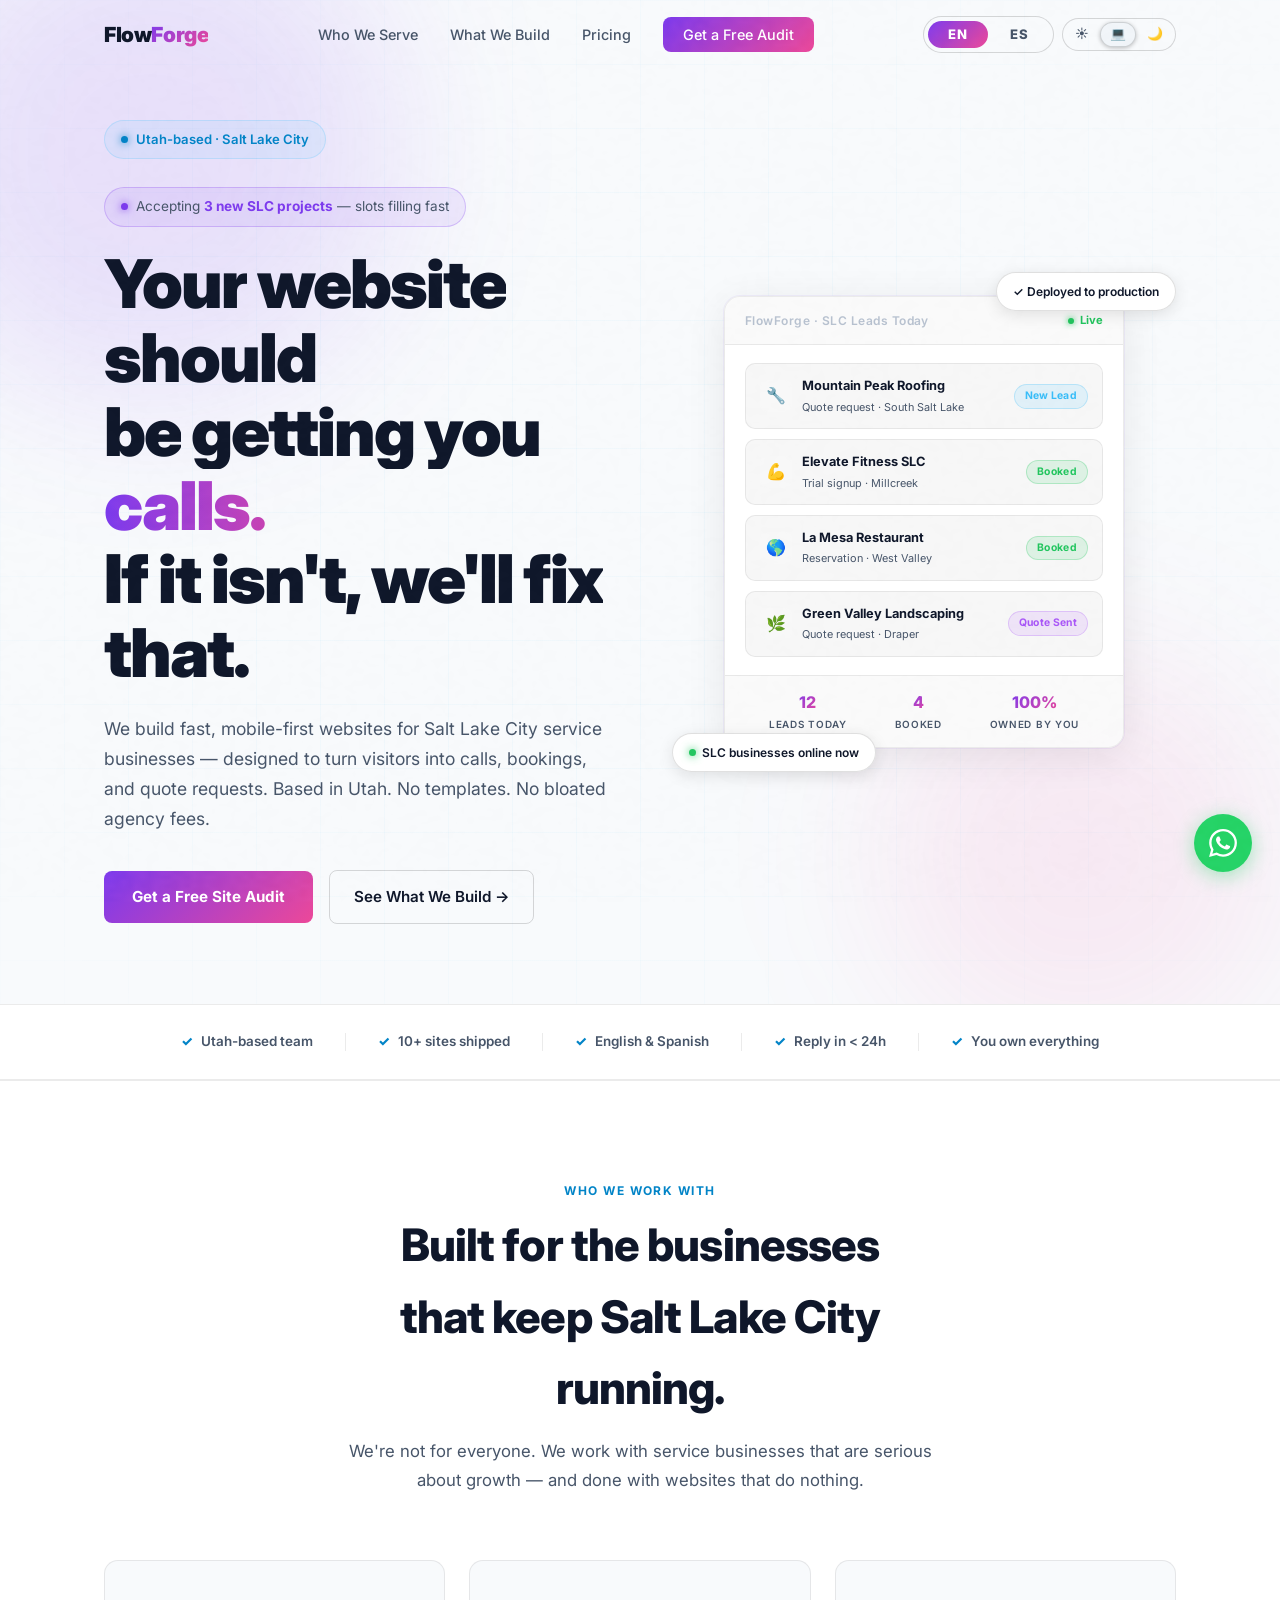
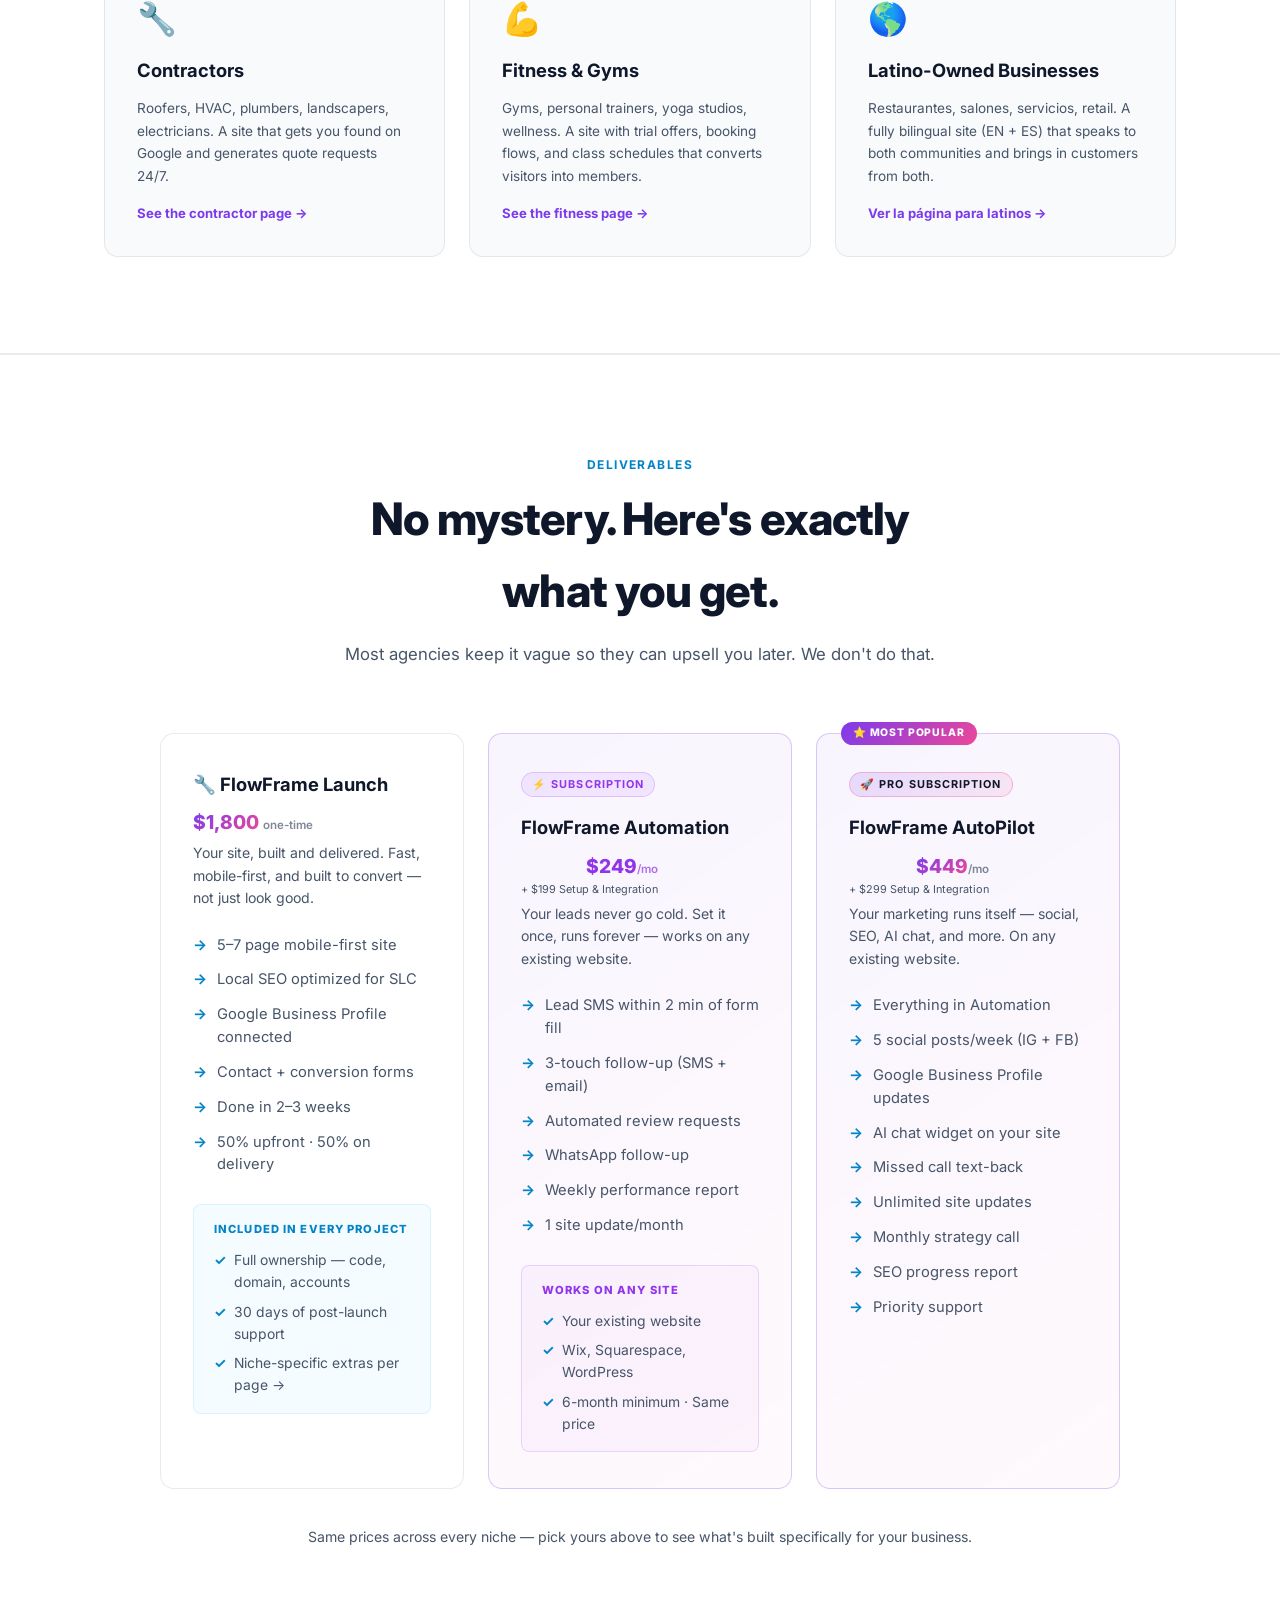
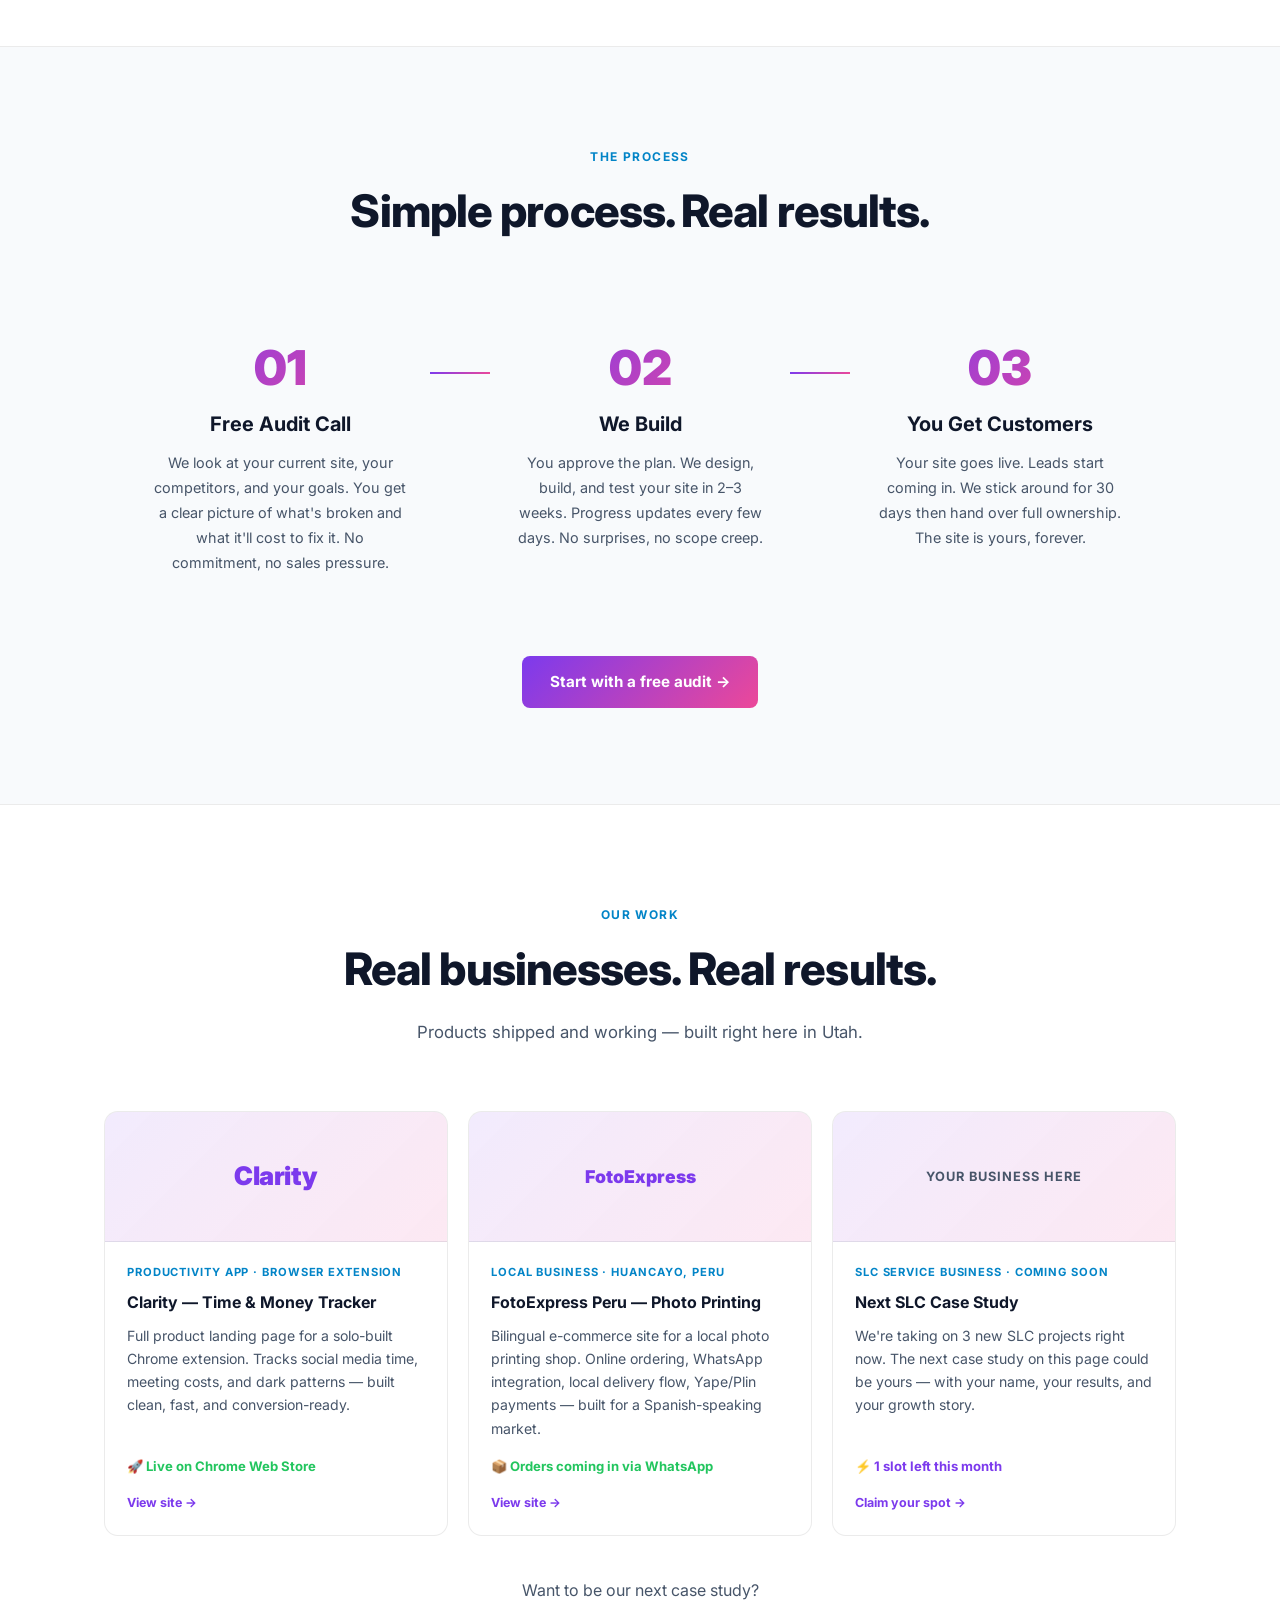
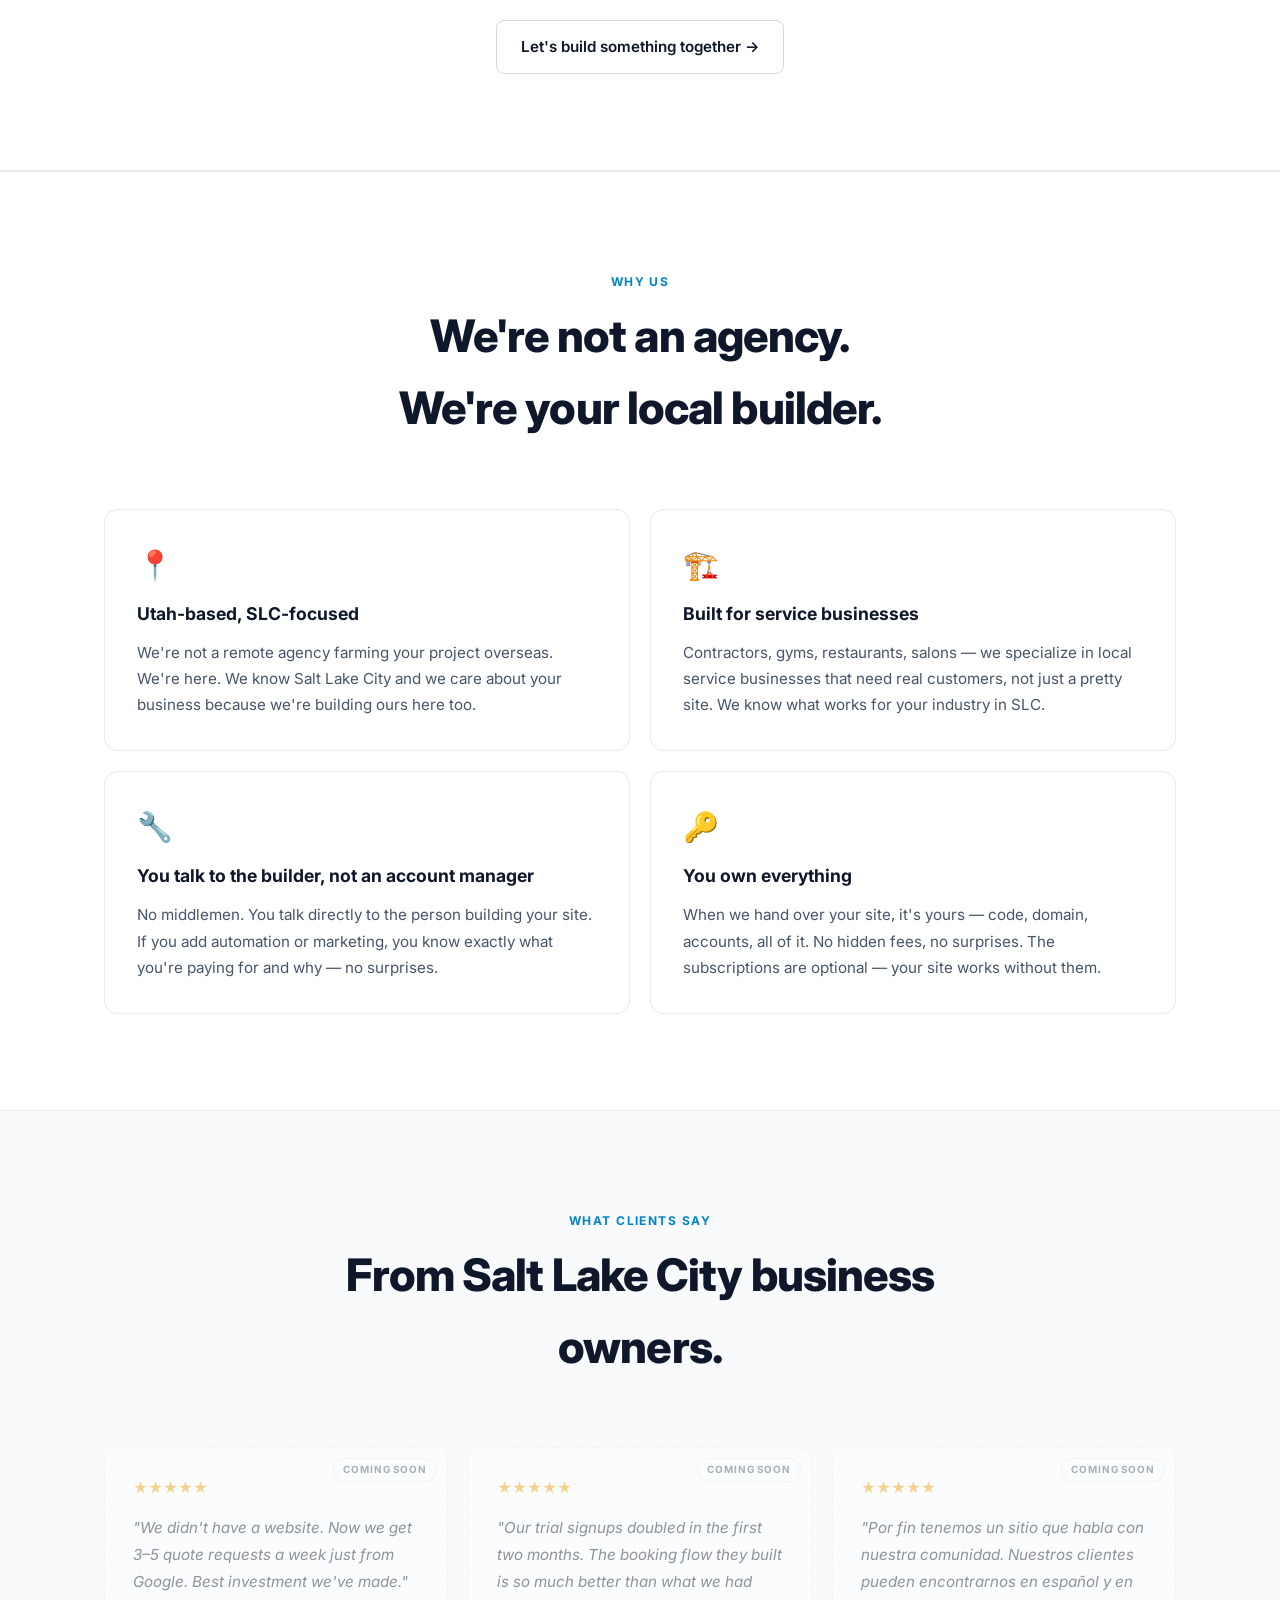
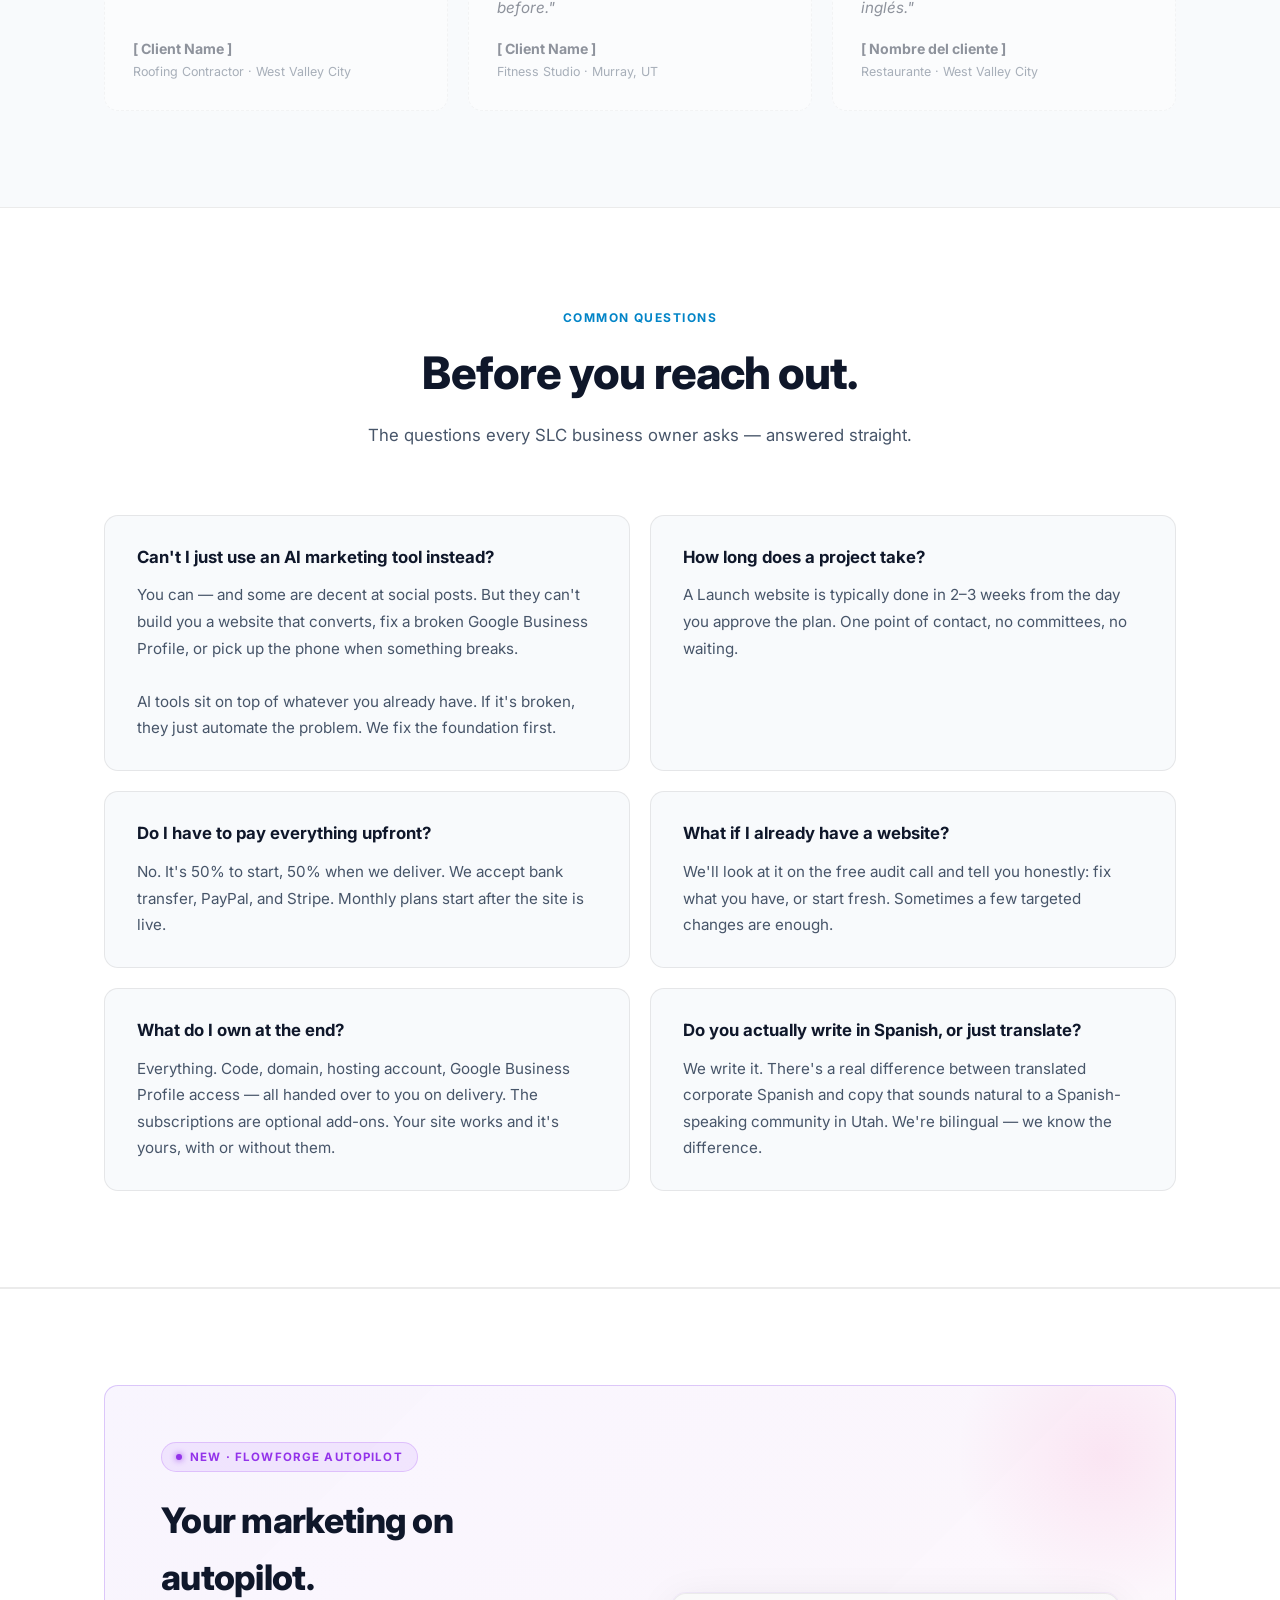
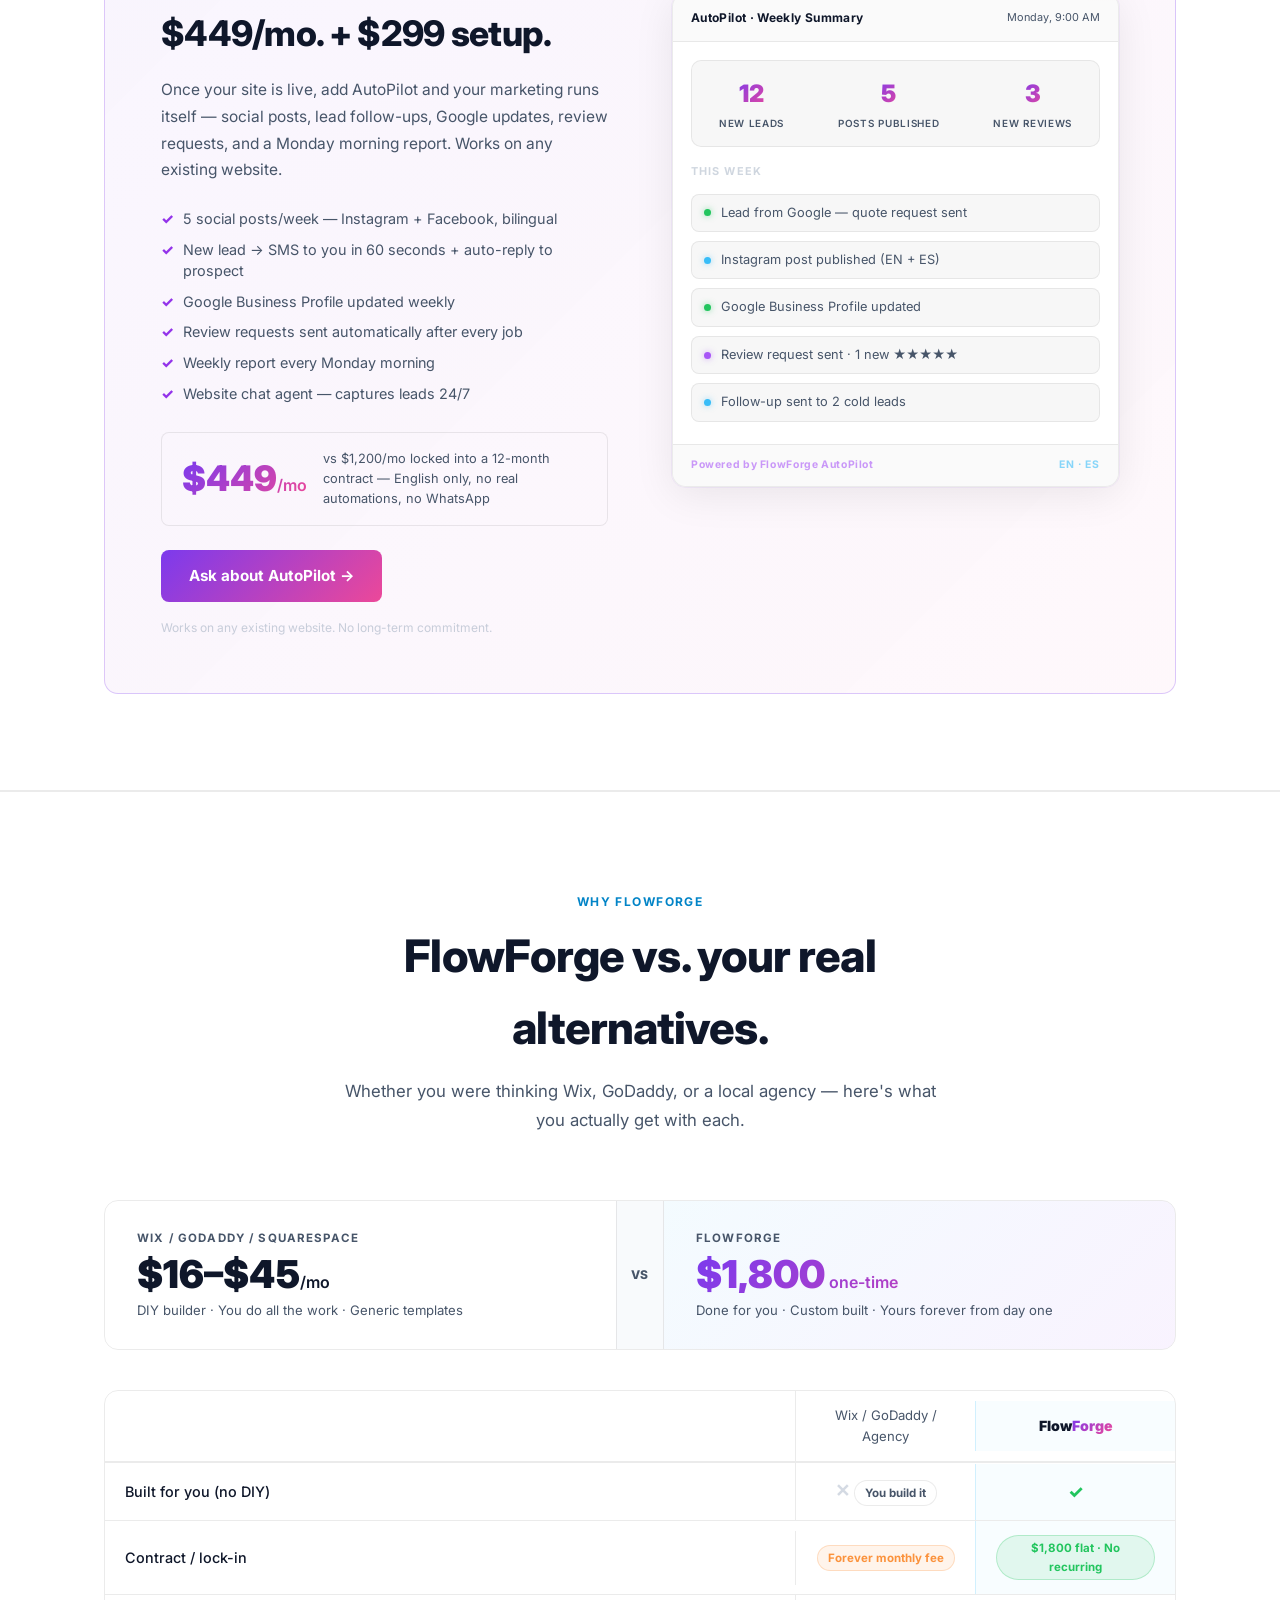
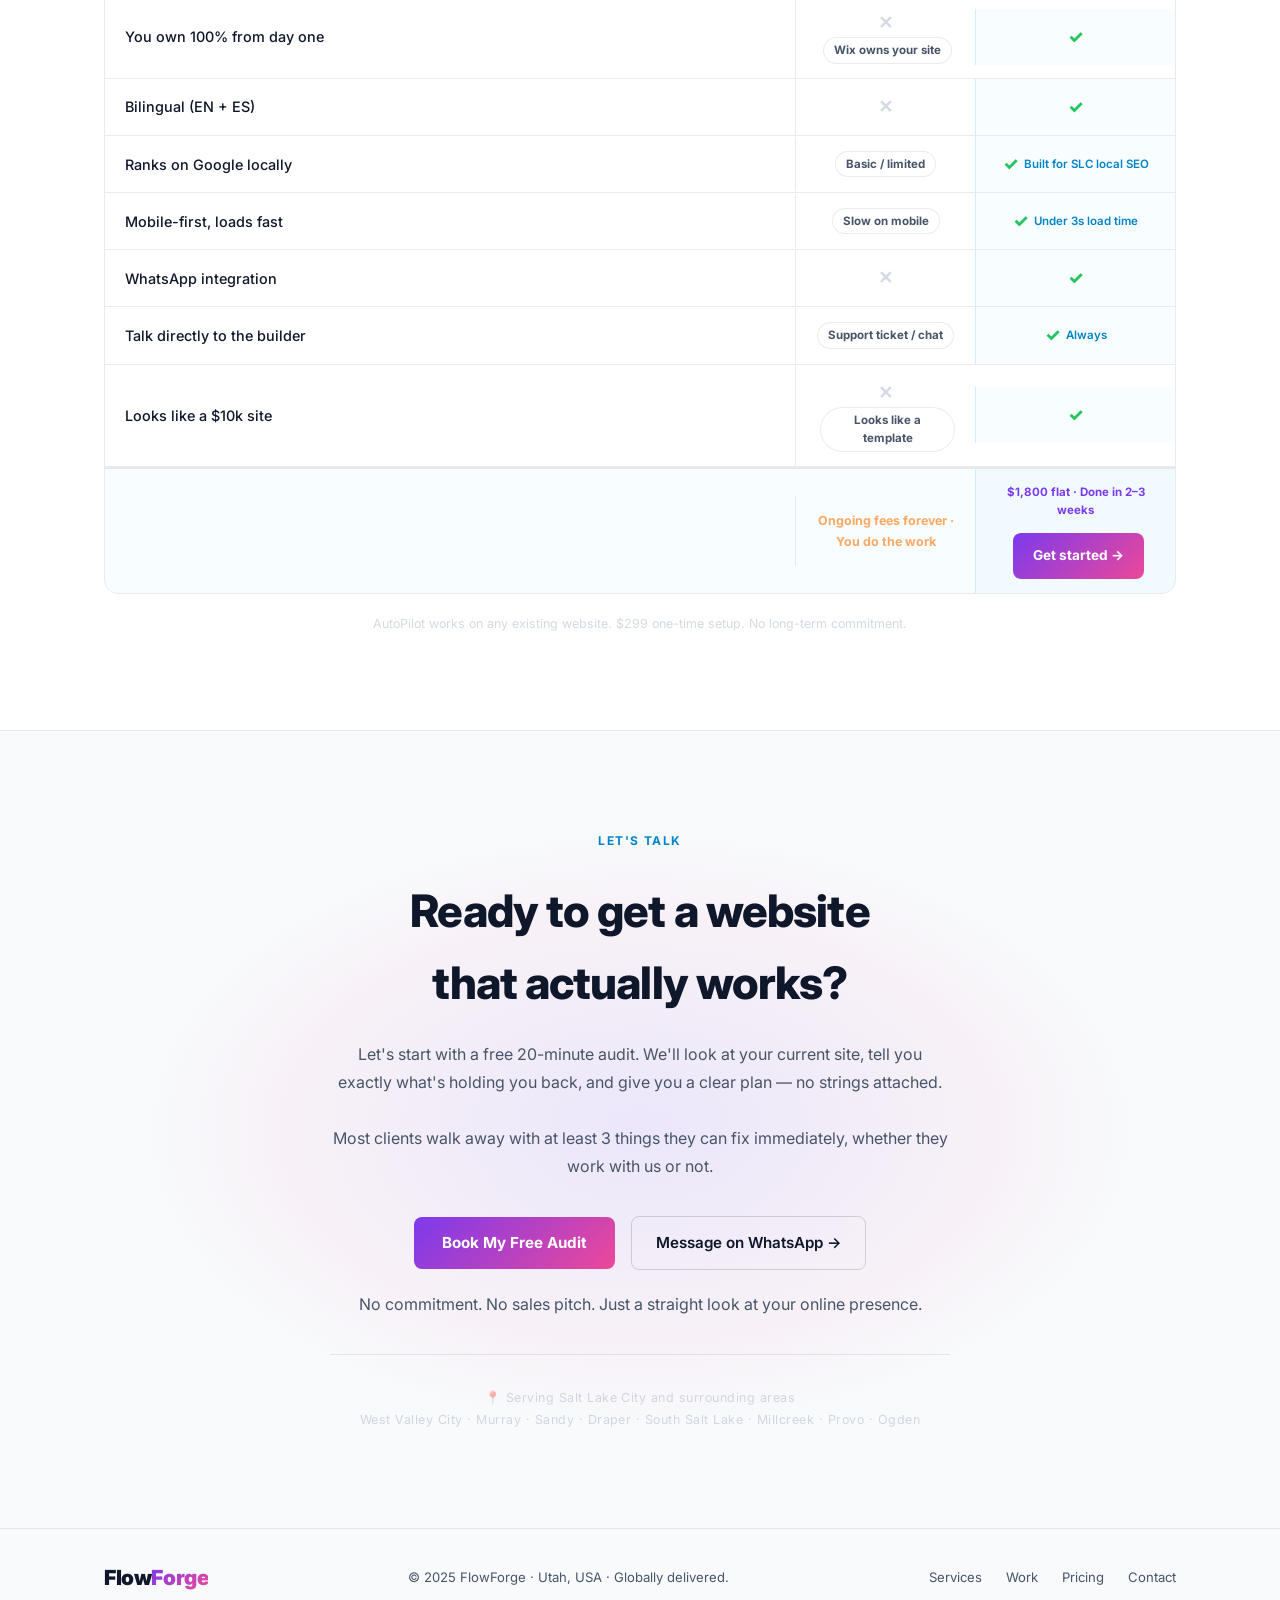
<file: slc.html>
<!DOCTYPE html>
<html lang="en" data-theme="auto">
<head>
  <script async src="https://www.googletagmanager.com/gtag/js?id=G-CK4HRK4L4M"></script>
  <script>
    window.dataLayer = window.dataLayer || [];
    function gtag(){dataLayer.push(arguments);}
    gtag('js', new Date());
    gtag('config', 'G-CK4HRK4L4M');
  </script>
  <meta charset="UTF-8">
  <meta name="viewport" content="width=device-width, initial-scale=1.0">
  <title>Web Design for Salt Lake City Service Businesses — FlowForge</title>
  <meta name="description" content="FlowForge builds high-converting websites for Salt Lake City contractors, gyms, and Latino-owned businesses. Mobile-first, bilingual, and built to get you customers.">
  <meta property="og:title" content="Web Design for Salt Lake City Service Businesses — FlowForge">
  <meta property="og:description" content="High-converting, mobile-first websites for SLC contractors, gyms, and Latino-owned businesses.">
  <meta property="og:type" content="website">
  <meta property="og:url" content="https://flowforge.com/slc">
  <link rel="preconnect" href="https://fonts.googleapis.com">
  <link rel="preconnect" href="https://fonts.gstatic.com" crossorigin>
  <link href="https://fonts.googleapis.com/css2?family=Inter:wght@300;400;500;600;700;800;900&display=swap" rel="stylesheet">
  <!-- FIXED: absolute path so /slc route finds the CSS correctly -->
  <link rel="stylesheet" href="/style.css">

<style>
/* ── THEME SYSTEM ── */
:root {
  --bg:#07070e;--surface:#0d0d1a;--surface-2:#111127;
  --blue:#38bdf8;--purple:#a855f7;
  --blue-dim:rgba(56,189,248,0.15);--purple-dim:rgba(168,85,247,0.15);
  /* SLC accent: electric purple → hot pink */
  --gradient:linear-gradient(135deg,#7c3aed,#ec4899);
  --accent:   #7c3aed;
  --accent-dim:rgba(124,58,237,0.15);
  --text:#f1f5f9;--muted:#94a3b8;
  --border:rgba(255,255,255,0.07);--border-h:rgba(255,255,255,0.14);
  --radius:14px;--radius-sm:8px;--shadow:0 4px 24px rgba(0,0,0,0.4);
}
/* Keep emerald→gold gradient in light/auto mode (style.css would revert to blue/purple) */
[data-theme="light"] {
  --bg:#f8fafc;--surface:#ffffff;--surface-2:#f1f5f9;
  --text:#0f172a;--muted:#64748b;
  --border:rgba(0,0,0,0.08);--border-h:rgba(0,0,0,0.15);
  --blue-dim:rgba(56,189,248,0.1);--purple-dim:rgba(168,85,247,0.1);
  --accent-dim:rgba(124,58,237,0.1);
  --shadow:0 4px 24px rgba(0,0,0,0.12);
  --gradient:linear-gradient(135deg,#7c3aed,#ec4899) !important;
}
@media (prefers-color-scheme:light) {
  [data-theme="auto"] {
    --bg:#f8fafc;--surface:#ffffff;--surface-2:#f1f5f9;
    --text:#0f172a;--muted:#64748b;
    --border:rgba(0,0,0,0.08);--border-h:rgba(0,0,0,0.15);
    --blue-dim:rgba(56,189,248,0.1);--purple-dim:rgba(168,85,247,0.1);
    --accent-dim:rgba(124,58,237,0.1);
    --shadow:0 4px 24px rgba(0,0,0,0.12);
    --gradient:linear-gradient(135deg,#7c3aed,#ec4899) !important;
  }
}

/* ── SLC ACCENT OVERRIDES: purple + pink ── */
.urgency-badge {
  background: rgba(124,58,237,0.08);
  border-color: rgba(124,58,237,0.25);
}
.urgency-badge strong { color: var(--accent); }
.urgency-dot {
  background: var(--accent);
  box-shadow: 0 0 8px var(--accent);
}
.niche-card:hover {
  box-shadow: 0 16px 48px rgba(124,58,237,0.10);
}
.step-num { color: var(--accent); }

/* ── SLC HERO ORBS: purple + pink ── */
.hero-orb-1 {
  background: rgba(124,58,237,0.13) !important;
}
.hero-orb-2 {
  background: rgba(236,72,153,0.09) !important;
}

/* ── ANIMATIONS ── */
@keyframes slc-gradient-shift {
  0%   { background-position: 0% 50%; }
  50%  { background-position: 100% 50%; }
  100% { background-position: 0% 50%; }
}
@keyframes slc-btn-glow {
  0%, 100% { box-shadow: 0 0 20px rgba(124,58,237,0.4), 0 4px 24px rgba(236,72,153,0.25); }
  50%       { box-shadow: 0 0 32px rgba(124,58,237,0.6), 0 4px 32px rgba(236,72,153,0.4); }
}
@keyframes slc-badge-pulse {
  0%, 100% { box-shadow: 0 0 0 0 rgba(124,58,237,0.35); }
  50%       { box-shadow: 0 0 0 6px rgba(124,58,237,0); }
}

/* Animated gradient on hero text */
.gradient-text {
  background: linear-gradient(270deg,#7c3aed,#ec4899,#7c3aed) !important;
  background-size: 300% 300% !important;
  -webkit-background-clip: text !important;
  -webkit-text-fill-color: transparent !important;
  background-clip: text !important;
  animation: slc-gradient-shift 4s ease infinite !important;
}
/* CTA button ambient glow */
.btn-primary {
  animation: slc-btn-glow 3s ease infinite;
}
/* Urgency badge subtle pulse */
.urgency-badge {
  animation: slc-badge-pulse 2.5s ease infinite;
}

/* ── CARD HOVER UPGRADES ── */
.niche-card:hover {
  border-color: rgba(124,58,237,0.4) !important;
  box-shadow: 0 20px 60px rgba(124,58,237,0.15) !important;
}
.case-card:hover {
  border-color: rgba(124,58,237,0.35) !important;
  box-shadow: 0 16px 48px rgba(124,58,237,0.12) !important;
}
.flagship-card:hover {
  border-color: rgba(124,58,237,0.4) !important;
  box-shadow: 0 20px 60px rgba(124,58,237,0.15) !important;
}
.why-card:hover {
  border-color: rgba(124,58,237,0.3) !important;
}

/* ── FEATURED CARD: purple/pink theme ── */
.flagship-card.flagship-featured {
  border-color: rgba(124,58,237,0.5) !important;
  background: linear-gradient(160deg,rgba(124,58,237,0.07),rgba(236,72,153,0.05)) !important;
}

/* ── CASE THUMBS: purple/pink ── */
.case-thumb {
  background: linear-gradient(135deg,rgba(124,58,237,0.10),rgba(236,72,153,0.12)) !important;
}
.case-thumb.thumb-orange {
  background: linear-gradient(135deg,rgba(236,72,153,0.10),rgba(124,58,237,0.08)) !important;
}

/* ── AUTOPILOT CARD: purple/pink ── */
.autopilot-card {
  background: linear-gradient(135deg,rgba(124,58,237,0.05),rgba(236,72,153,0.04)) !important;
  border-color: rgba(124,58,237,0.25) !important;
}
.autopilot-card::before {
  background: radial-gradient(circle,rgba(236,72,153,0.10),transparent 70%) !important;
}

/* ── FINAL CTA GLOW: purple/pink ── */
.final-cta-glow {
  background: radial-gradient(ellipse,rgba(124,58,237,0.10) 0%,rgba(236,72,153,0.05) 50%,transparent 70%) !important;
  width: 1000px !important;
  height: 600px !important;
}

/* ── NICHE RESULT BOX ── */
.niche-result {
  background: rgba(124,58,237,0.06) !important;
  border-color: rgba(124,58,237,0.18) !important;
}
.niche-result span { color: var(--accent) !important; }

/* ── ADDON BLOCK ── */
.del-block.addon {
  border-color: rgba(124,58,237,0.25) !important;
  background: linear-gradient(145deg,rgba(124,58,237,0.05),rgba(236,72,153,0.03)) !important;
}

/* ── NAV UTILS (right corner group) ── */
.nav-utils {
  display: flex;
  align-items: center;
  gap: 8px;
  flex-shrink: 0;
}

/* ── NAV LANG TOGGLE ── */
.nav-lang-toggle {
  display: inline-flex;
  align-items: center;
  background: rgba(255,255,255,0.06);
  border: 1px solid var(--border-h);
  border-radius: 100px;
  padding: 4px;
  gap: 2px;
}
.nav-lang-btn {
  padding: 7px 20px;
  border-radius: 100px;
  font-size: 0.82rem;
  font-weight: 800;
  letter-spacing: 0.08em;
  border: none;
  cursor: pointer;
  background: transparent;
  color: var(--muted);
  font-family: inherit;
  transition: background 0.2s, color 0.2s;
  line-height: 1;
  text-transform: uppercase;
}
.nav-lang-btn.active { background: var(--gradient); color: #fff; }

/* Desktop: show desktop controls, hide mobile-only ones */
#nav-lang-desktop { display: inline-flex; }
.nav-lang-mobile  { display: none !important; }
#theme-seg        { display: inline-flex; }
.theme-seg-mobile { display: none !important; }
#theme-seg .theme-seg-btn { padding: 5px 9px; font-size: 0.8rem; }

/* Mobile: flip visibility */
@media (max-width: 768px) {
  #nav-lang-desktop { display: none !important; }
  #theme-seg        { display: none !important; }
  .nav-lang-mobile  { display: inline-flex !important; }
  .theme-seg-mobile { display: inline-flex !important; }
  .nav-lang-mobile .nav-lang-btn { padding: 5px 13px; font-size: 0.74rem; }
}

/* ── THEME SEGMENTED CONTROL ── */
.theme-seg {
  display: inline-flex;
  align-items: center;
  background: rgba(255,255,255,0.05);
  border: 1px solid var(--border-h);
  border-radius: 100px;
  padding: 3px;
  gap: 2px;
}
.theme-seg-btn {
  padding: 5px 11px;
  border-radius: 100px;
  font-size: 0.72rem;
  font-weight: 700;
  border: none;
  cursor: pointer;
  background: transparent;
  color: var(--muted);
  font-family: inherit;
  transition: background 0.2s, color 0.2s;
  white-space: nowrap;
  line-height: 1;
}
.theme-seg-btn.active {
  background: var(--surface-2);
  color: var(--text);
  border: 1px solid var(--border-h);
}
[data-theme="light"] .theme-seg-btn.active { background: rgba(0,0,0,0.08); }

/* ── MOBILE NAV OVERLAY — full screen, theme-aware ── */
.nav-links {
  /* default desktop: horizontal flex row */
  display: flex;
  align-items: center;
  gap: 32px;
  list-style: none;
}
@media (max-width: 768px) {
  .nav-links {
    display: none !important;
    position: fixed;
    inset: 0;
    flex-direction: column;
    align-items: center;
    justify-content: center;
    gap: 32px;
    z-index: 99;
    /* Use theme vars so it matches selected mode */
    background: var(--bg);
    backdrop-filter: blur(20px);
    -webkit-backdrop-filter: blur(20px);
  }
  .nav-links.open {
    display: flex !important;
  }
  .nav-links a {
    font-size: 1.15rem;
    font-weight: 600;
    color: var(--text);
  }
  .nav-links li {
    width: 100%;
    text-align: center;
    display: flex;
    justify-content: center;
  }
  .hamburger { display: flex !important; z-index: 100; }
}

/* ── FIX: hv-badge corners in all modes ── */
.hv-badge {
  border-radius: 100px !important;
  overflow: visible !important;
}
.hv-badge-1 { color: #22c55e !important; border-color: rgba(34,197,94,0.35) !important; }

/* Light theme only — explicit light choice */
[data-theme="light"] .hv-badge {
  background: rgba(255,255,255,0.97) !important;
  color: var(--text) !important;
  border-color: rgba(0,0,0,0.12) !important;
  box-shadow: 0 4px 16px rgba(0,0,0,0.1) !important;
}
/* Auto + system is light — only then white */
@media (prefers-color-scheme: light) {
  [data-theme="auto"] .hv-badge {
    background: rgba(255,255,255,0.97) !important;
    color: var(--text) !important;
    border-color: rgba(0,0,0,0.12) !important;
    box-shadow: 0 4px 16px rgba(0,0,0,0.1) !important;
  }
}
/* Auto + system is dark — keep dark (no rule needed, default wins) */

/* ── SLC LEADS CARD ── */
.slc-card{background:rgba(13,13,26,0.88);border:1px solid rgba(255,255,255,0.09);border-radius:16px;backdrop-filter:blur(24px);width:100%;max-width:400px;box-shadow:0 24px 80px rgba(0,0,0,0.5),0 0 0 1px rgba(56,189,248,0.06);overflow:hidden;}
.slc-card-header{display:flex;align-items:center;justify-content:space-between;padding:14px 20px;border-bottom:1px solid rgba(255,255,255,0.06);background:rgba(255,255,255,0.02);}
.slc-card-title{font-size:.75rem;color:rgba(148,163,184,0.65);font-weight:600;letter-spacing:.04em;}
.slc-live{display:flex;align-items:center;gap:6px;font-size:.7rem;font-weight:700;color:#22c55e;}
.slc-live-dot{width:6px;height:6px;background:#22c55e;border-radius:50%;box-shadow:0 0 6px #22c55e;animation:pulse-dot 1.5s ease infinite;flex-shrink:0;}
.slc-card-body{padding:18px 20px;display:flex;flex-direction:column;gap:10px;}
.slc-lead-row{display:flex;align-items:center;justify-content:space-between;padding:12px 14px;background:rgba(255,255,255,0.03);border:1px solid rgba(255,255,255,0.07);border-radius:10px;gap:10px;}
.slc-lead-icon{font-size:1rem;width:32px;height:32px;background:rgba(255,255,255,0.05);border:1px solid rgba(255,255,255,0.07);border-radius:8px;display:flex;align-items:center;justify-content:center;flex-shrink:0;}
.slc-lead-info{flex:1;min-width:0;}
.slc-lead-name{font-size:.8rem;font-weight:700;color:var(--text);white-space:nowrap;overflow:hidden;text-overflow:ellipsis;}
.slc-lead-sub{font-size:.68rem;color:var(--muted);margin-top:2px;}
.slc-lead-pill{font-size:.65rem;font-weight:700;padding:3px 10px;border-radius:100px;letter-spacing:.03em;flex-shrink:0;}
.pill-new{background:rgba(56,189,248,0.12);color:#38bdf8;border:1px solid rgba(56,189,248,0.25);}
.pill-booked{background:rgba(34,197,94,0.12);color:#22c55e;border:1px solid rgba(34,197,94,0.25);}
.pill-quote{background:rgba(168,85,247,0.12);color:#a855f7;border:1px solid rgba(168,85,247,0.25);}
.slc-card-footer{display:flex;justify-content:space-around;padding:14px 20px;border-top:1px solid rgba(255,255,255,0.06);background:rgba(255,255,255,0.02);}
.slc-metric{display:flex;flex-direction:column;align-items:center;gap:2px;}
.slc-metric-num{font-size:1rem;font-weight:800;background:var(--gradient);-webkit-background-clip:text;-webkit-text-fill-color:transparent;background-clip:text;}
.slc-metric-label{font-size:.62rem;color:var(--muted);font-weight:600;text-transform:uppercase;letter-spacing:.07em;}

/* ── TRUST BAR ── */
.trust-bar{border-top:1px solid var(--border);border-bottom:1px solid var(--border);background:var(--surface);padding:26px 0;}
.trust-inner{display:flex;align-items:center;justify-content:center;gap:32px;flex-wrap:wrap;}
.trust-item{display:flex;align-items:center;gap:8px;font-size:.84rem;font-weight:600;color:var(--muted);white-space:nowrap;}
.trust-check{color:var(--blue);font-weight:800;}
.trust-div{width:1px;height:18px;background:var(--border);flex-shrink:0;}

/* ── NICHE CARDS ── */
.niche-grid{display:grid;grid-template-columns:repeat(3,1fr);gap:20px;}
.niche-card{background:var(--surface);border:1px solid var(--border);border-radius:var(--radius);padding:36px 28px;display:flex;flex-direction:column;gap:16px;position:relative;overflow:hidden;transition:border-color .3s,transform .3s,box-shadow .3s;}
.niche-card::after{content:'';position:absolute;bottom:0;left:0;right:0;height:2px;background:var(--gradient);transform:scaleX(0);transform-origin:left;transition:transform .35s ease;}
.niche-card:hover{border-color:rgba(56,189,248,0.3);transform:translateY(-5px);box-shadow:0 16px 48px rgba(56,189,248,0.08);}
.niche-card:hover::after{transform:scaleX(1);}
.niche-emoji{font-size:2.2rem;line-height:1;margin-bottom:4px;}
.niche-card h3{font-size:1.2rem;color:var(--text);margin-bottom:0;}
.niche-sub{font-size:.75rem;font-weight:600;color:rgba(148,163,184,0.55);letter-spacing:.04em;margin-top:-8px;}
.niche-card p{font-size:.95rem;line-height:1.72;flex:1;}
.niche-result{font-size:.88rem;font-weight:600;color:var(--text);padding:12px 16px;background:rgba(56,189,248,0.05);border:1px solid rgba(56,189,248,0.15);border-radius:var(--radius-sm);line-height:1.55;}
.niche-result span{color:var(--blue);}

/* ── DELIVERABLES ── */
.deliverables-grid{display:grid;grid-template-columns:1fr 1fr;gap:24px;}
.del-block{background:var(--surface);border:1px solid var(--border);border-radius:var(--radius);padding:36px 32px;}
.del-block.addon{border-color:rgba(168,85,247,0.2);background:linear-gradient(145deg,rgba(168,85,247,0.04),rgba(56,189,248,0.03));}
.del-tag{display:inline-block;font-size:.68rem;font-weight:700;letter-spacing:.1em;text-transform:uppercase;color:var(--purple);background:rgba(168,85,247,0.1);border:1px solid rgba(168,85,247,0.25);padding:3px 10px;border-radius:100px;margin-bottom:16px;}
.del-block h3{color:var(--text);font-size:1.15rem;margin-bottom:6px;}
.del-block .del-desc{font-size:.88rem;color:var(--muted);margin-bottom:24px;line-height:1.6;}
.del-list{list-style:none;display:flex;flex-direction:column;gap:12px;}
.del-list li{font-size:.92rem;color:var(--muted);padding-left:24px;position:relative;line-height:1.55;}
.del-list li::before{content:'→';position:absolute;left:0;color:var(--blue);font-weight:700;}
.del-always{margin-top:28px;padding:16px 20px;background:rgba(56,189,248,0.05);border:1px solid rgba(56,189,248,0.15);border-radius:var(--radius-sm);}
.del-always-title{font-size:.7rem;font-weight:800;color:var(--blue);text-transform:uppercase;letter-spacing:.1em;margin-bottom:10px;}
.del-always ul{list-style:none;display:flex;flex-direction:column;gap:7px;}
.del-always ul li{font-size:.87rem;color:var(--muted);padding-left:20px;position:relative;}
.del-always ul li::before{content:'✓';position:absolute;left:0;color:var(--blue);font-weight:700;}
.insert-screenshot{margin-top:24px;height:100px;border:2px dashed rgba(255,255,255,0.08);border-radius:var(--radius-sm);display:flex;align-items:center;justify-content:center;font-size:.75rem;font-weight:600;color:rgba(148,163,184,0.3);letter-spacing:.06em;}

/* ── CASE STUDIES ── */
.case-grid{display:grid;grid-template-columns:repeat(3,1fr);gap:20px;}
.case-card{background:var(--surface);border:1px solid var(--border);border-radius:var(--radius);overflow:hidden;transition:border-color .3s,transform .3s;display:flex;flex-direction:column;}
.case-card:hover{border-color:rgba(56,189,248,0.3);transform:translateY(-4px);}
.case-thumb{height:130px;background:linear-gradient(135deg,rgba(56,189,248,0.08),rgba(168,85,247,0.12));display:flex;align-items:center;justify-content:center;font-size:2.4rem;border-bottom:1px solid var(--border);position:relative;}
.case-thumb.thumb-orange{background:linear-gradient(135deg,rgba(251,146,60,0.09),rgba(239,68,68,0.09));}
.case-coming-tag{position:absolute;top:10px;right:10px;font-size:.62rem;font-weight:700;letter-spacing:.09em;text-transform:uppercase;color:var(--muted);background:rgba(255,255,255,0.05);border:1px solid var(--border);padding:3px 9px;border-radius:100px;}
.case-body{padding:22px;flex:1;display:flex;flex-direction:column;gap:8px;}
.case-type{font-size:.7rem;font-weight:700;color:var(--blue);letter-spacing:.08em;text-transform:uppercase;}
.case-body h3{font-size:1rem;color:var(--text);}
.case-body p{font-size:.88rem;line-height:1.65;flex:1;}
.case-result{margin-top:8px;font-size:.82rem;font-weight:700;color:#22c55e;}
.case-insert-note{font-size:.75rem;color:rgba(148,163,184,0.3);font-style:italic;}

/* ── FLAGSHIP CARDS ── */
.flagship-grid{display:grid;grid-template-columns:repeat(3,1fr);gap:24px;align-items:start;}
.flagship-card{background:var(--surface);border:1px solid var(--border);border-radius:var(--radius);padding:32px 28px;display:flex;flex-direction:column;gap:18px;position:relative;transition:border-color .3s,transform .3s,box-shadow .3s;}
.flagship-card:hover{border-color:rgba(56,189,248,0.3);transform:translateY(-5px);box-shadow:0 16px 48px rgba(56,189,248,0.08);}
.flagship-card.flagship-featured{border-color:rgba(56,189,248,0.45);background:linear-gradient(160deg,rgba(56,189,248,0.06),rgba(168,85,247,0.07));}
.flagship-top-badge{position:absolute;top:-13px;left:50%;transform:translateX(-50%);font-size:.68rem;font-weight:700;letter-spacing:.1em;text-transform:uppercase;background:var(--gradient);color:#fff;padding:4px 16px;border-radius:100px;white-space:nowrap;}
.flagship-niche-tag{display:inline-flex;align-items:center;gap:6px;font-size:.72rem;font-weight:700;letter-spacing:.07em;text-transform:uppercase;padding:5px 12px;border-radius:100px;width:fit-content;}
.tag-contractor{background:rgba(251,146,60,0.1);border:1px solid rgba(251,146,60,0.25);color:#fb923c;}
.tag-fitness{background:rgba(56,189,248,0.1);border:1px solid rgba(56,189,248,0.25);color:var(--blue);}
.tag-latino{background:rgba(168,85,247,0.1);border:1px solid rgba(168,85,247,0.25);color:var(--purple);}
.flagship-header{display:flex;align-items:flex-end;justify-content:space-between;gap:12px;flex-wrap:wrap;}
.flagship-name{font-size:1.45rem;font-weight:900;color:var(--text);letter-spacing:-.02em;}
.flagship-price{font-size:1.05rem;font-weight:800;background:var(--gradient);-webkit-background-clip:text;-webkit-text-fill-color:transparent;background-clip:text;text-align:right;line-height:1.3;}
.flagship-price span{font-size:.78rem;font-weight:600;display:block;opacity:.7;}
.flagship-promise{font-size:.93rem;color:var(--text);line-height:1.65;font-style:italic;padding:14px 16px;background:rgba(255,255,255,0.03);border-left:2px solid var(--blue);border-radius:0 var(--radius-sm) var(--radius-sm) 0;}
.flagship-for{font-size:.87rem;color:var(--muted);line-height:1.6;padding:12px 14px;background:rgba(255,255,255,0.02);border:1px solid var(--border);border-radius:var(--radius-sm);}
.flagship-for-label{font-size:.65rem;font-weight:800;text-transform:uppercase;letter-spacing:.1em;color:var(--muted);margin-bottom:5px;}
.flagship-features{list-style:none;display:flex;flex-direction:column;gap:10px;flex:1;}
.flagship-features li{font-size:.9rem;color:var(--muted);padding-left:22px;position:relative;line-height:1.5;}
.flagship-features li::before{content:'✓';position:absolute;left:0;color:var(--blue);font-weight:800;}
.flagship-cta-wrap{display:flex;flex-direction:column;gap:8px;padding-top:4px;border-top:1px solid var(--border);margin-top:auto;}
.flagship-micro{font-size:.75rem;color:rgba(148,163,184,0.5);text-align:center;}
.flagship-upsell{margin-top:40px;display:flex;align-items:center;gap:16px;padding:20px 28px;background:rgba(56,189,248,0.04);border:1px solid rgba(56,189,248,0.15);border-radius:var(--radius);flex-wrap:wrap;}
.flagship-upsell-icon{font-size:1.4rem;color:var(--blue);flex-shrink:0;}
.flagship-upsell p{font-size:.9rem;color:var(--muted);line-height:1.65;flex:1;min-width:200px;}
.flagship-upsell p strong{color:var(--text);}

/* ── WHY GRID ── */
.why-grid{display:grid;grid-template-columns:repeat(2,1fr);gap:20px;}
.why-card{background:var(--surface);border:1px solid var(--border);border-radius:var(--radius);padding:32px;display:flex;flex-direction:column;gap:12px;transition:border-color .3s,transform .3s;}
.why-card:hover{border-color:rgba(56,189,248,0.25);transform:translateY(-3px);}
.why-icon{font-size:1.8rem;}
.why-card h3{font-size:1.1rem;color:var(--text);}
.why-card p{font-size:.95rem;line-height:1.72;}

/* ── TESTIMONIALS ── */
.testi-grid{display:grid;grid-template-columns:repeat(3,1fr);gap:20px;}
.testi-card{background:var(--surface);border:1px solid var(--border);border-radius:var(--radius);padding:28px;display:flex;flex-direction:column;gap:16px;transition:border-color .3s;}
.testi-card:hover{border-color:rgba(56,189,248,0.25);}
.testi-card.placeholder{opacity:.45;border-style:dashed;}
.testi-stars{display:flex;gap:3px;color:#f59e0b;font-size:.9rem;}
.testi-quote{font-size:.95rem;color:var(--text);line-height:1.75;font-style:italic;flex:1;}
.testi-author{display:flex;flex-direction:column;gap:2px;}
.testi-name{font-size:.88rem;font-weight:700;color:var(--text);}
.testi-biz{font-size:.78rem;color:var(--muted);}

/* ── AUTOPILOT ── */
.autopilot-section{background:var(--surface);border-top:1px solid var(--border);border-bottom:1px solid var(--border);}
.autopilot-card{display:grid;grid-template-columns:1fr 1fr;gap:64px;align-items:center;padding:56px;background:linear-gradient(135deg,rgba(56,189,248,0.04),rgba(168,85,247,0.05));border:1px solid rgba(56,189,248,0.2);border-radius:var(--radius);position:relative;overflow:hidden;}
.autopilot-card::before{content:'';position:absolute;top:-80px;right:-80px;width:300px;height:300px;background:radial-gradient(circle,rgba(168,85,247,0.08),transparent 70%);pointer-events:none;}
.autopilot-badge{display:inline-flex;align-items:center;gap:8px;font-size:.72rem;font-weight:700;letter-spacing:.1em;text-transform:uppercase;color:var(--purple);background:rgba(168,85,247,0.1);border:1px solid rgba(168,85,247,0.25);padding:5px 14px;border-radius:100px;margin-bottom:20px;width:fit-content;}
.autopilot-dot{width:6px;height:6px;background:var(--purple);border-radius:50%;box-shadow:0 0 6px var(--purple);animation:pulse-dot 1.5s ease infinite;flex-shrink:0;}
.autopilot-left h2{margin-bottom:16px;font-size:clamp(1.6rem,3vw,2.2rem);}
.autopilot-left p{margin-bottom:24px;font-size:.97rem;line-height:1.72;}
.autopilot-list{list-style:none;display:flex;flex-direction:column;gap:9px;margin-bottom:28px;}
.autopilot-list li{font-size:.9rem;color:var(--muted);padding-left:22px;position:relative;line-height:1.5;}
.autopilot-list li::before{content:'✓';position:absolute;left:0;color:var(--purple);font-weight:800;}
.autopilot-price-row{display:flex;align-items:center;gap:16px;flex-wrap:wrap;margin-bottom:24px;padding:16px 20px;background:rgba(255,255,255,0.03);border:1px solid var(--border);border-radius:var(--radius-sm);}
.autopilot-price{font-size:2.2rem;font-weight:900;background:var(--gradient);-webkit-background-clip:text;-webkit-text-fill-color:transparent;background-clip:text;line-height:1;flex-shrink:0;}
.autopilot-price span{font-size:1rem;font-weight:600;}
.autopilot-vs{font-size:.8rem;color:var(--muted);line-height:1.55;flex:1;}
.autopilot-cta-row{display:flex;align-items:center;gap:16px;flex-wrap:wrap;}
.autopilot-note{font-size:.75rem;color:rgba(148,163,184,0.5);}
.autopilot-preview{background:rgba(13,13,26,0.9);border:1px solid rgba(255,255,255,0.09);border-radius:14px;overflow:hidden;box-shadow:0 24px 64px rgba(0,0,0,0.5);}
.ap-preview-header{display:flex;align-items:center;justify-content:space-between;padding:14px 18px;border-bottom:1px solid rgba(255,255,255,0.06);background:rgba(255,255,255,0.02);}
.ap-preview-title{font-size:.75rem;font-weight:700;color:var(--text);letter-spacing:.03em;}
.ap-preview-date{font-size:.68rem;color:var(--muted);}
.ap-preview-body{padding:18px;}
.ap-stat-row{display:flex;justify-content:space-around;padding:14px 0;margin-bottom:16px;background:rgba(255,255,255,0.02);border:1px solid rgba(255,255,255,0.06);border-radius:10px;}
.ap-stat{display:flex;flex-direction:column;align-items:center;gap:3px;}
.ap-stat-num{font-size:1.5rem;font-weight:900;background:var(--gradient);-webkit-background-clip:text;-webkit-text-fill-color:transparent;background-clip:text;}
.ap-stat-label{font-size:.62rem;color:var(--muted);font-weight:600;text-transform:uppercase;letter-spacing:.07em;}
.ap-activity{display:flex;flex-direction:column;gap:9px;}
.ap-activity-title{font-size:.68rem;font-weight:700;text-transform:uppercase;letter-spacing:.1em;color:rgba(148,163,184,0.45);margin-bottom:4px;}
.ap-activity-item{display:flex;align-items:center;gap:10px;font-size:.8rem;color:var(--muted);padding:8px 12px;background:rgba(255,255,255,0.02);border:1px solid rgba(255,255,255,0.05);border-radius:8px;}
.ap-dot{width:7px;height:7px;border-radius:50%;flex-shrink:0;}
.ap-dot-green{background:#22c55e;box-shadow:0 0 6px rgba(34,197,94,0.5);}
.ap-dot-blue{background:#38bdf8;box-shadow:0 0 6px rgba(56,189,248,0.5);}
.ap-dot-purple{background:#a855f7;box-shadow:0 0 6px rgba(168,85,247,0.5);}
.ap-preview-footer{display:flex;align-items:center;justify-content:space-between;padding:12px 18px;border-top:1px solid rgba(255,255,255,0.06);background:rgba(255,255,255,0.02);margin-top:4px;}
.ap-footer-tag{font-size:.65rem;font-weight:700;color:rgba(168,85,247,0.6);letter-spacing:.06em;}
.ap-footer-lang{font-size:.65rem;font-weight:700;color:rgba(56,189,248,0.6);letter-spacing:.1em;}

/* ── FINAL CTA ── */
.final-cta{text-align:center;position:relative;overflow:hidden;}
.final-cta-glow{position:absolute;width:800px;height:500px;background:radial-gradient(ellipse,rgba(56,189,248,0.07) 0%,transparent 70%);top:50%;left:50%;transform:translate(-50%,-50%);pointer-events:none;}
.final-cta-inner{position:relative;z-index:1;max-width:620px;margin:0 auto;}
.final-cta h2{margin:16px 0 20px;}
.final-cta p{font-size:1rem;margin-bottom:36px;}
.final-cta-btns{display:flex;align-items:center;justify-content:center;gap:16px;flex-wrap:wrap;}
.final-micro{margin-top:20px;font-size:.82rem;color:var(--muted);}
.slc-cities{margin-top:32px;padding-top:32px;border-top:1px solid var(--border);font-size:.78rem;color:rgba(148,163,184,0.4);letter-spacing:.04em;line-height:1.8;}

/* ── LIGHT MODE OVERRIDES for dark-bg components ── */
[data-theme="light"] .slc-card,
[data-theme="light"] .autopilot-preview {
  background:rgba(255,255,255,0.95);
  border-color:rgba(0,0,0,0.08);
  box-shadow: 0 8px 40px rgba(0,0,0,0.08), 0 0 0 1px rgba(124,58,237,0.06);
}
[data-theme="light"] .slc-lead-row,
[data-theme="light"] .ap-activity-item,
[data-theme="light"] .ap-stat-row {
  background:rgba(0,0,0,0.03);
  border-color:rgba(0,0,0,0.07);
}
[data-theme="light"] .slc-card-header,
[data-theme="light"] .slc-card-footer,
[data-theme="light"] .ap-preview-header,
[data-theme="light"] .ap-preview-footer {
  background:rgba(0,0,0,0.02);
  border-color:rgba(0,0,0,0.07);
}
[data-theme="light"] .nav.scrolled {
  background:rgba(248,250,252,0.92);
}
@media (prefers-color-scheme:light) {
  [data-theme="auto"] .slc-card,
  [data-theme="auto"] .autopilot-preview { background:rgba(255,255,255,0.95);border-color:rgba(0,0,0,0.08);box-shadow:0 8px 40px rgba(0,0,0,0.08),0 0 0 1px rgba(124,58,237,0.06); }
  [data-theme="auto"] .slc-lead-row,
  [data-theme="auto"] .ap-activity-item,
  [data-theme="auto"] .ap-stat-row { background:rgba(0,0,0,0.03);border-color:rgba(0,0,0,0.07); }
  [data-theme="auto"] .slc-card-header,
  [data-theme="auto"] .slc-card-footer,
  [data-theme="auto"] .ap-preview-header,
  [data-theme="auto"] .ap-preview-footer { background:rgba(0,0,0,0.02);border-color:rgba(0,0,0,0.07); }
  [data-theme="auto"] .nav.scrolled { background:rgba(248,250,252,0.92); }
}

/* ── COMPARISON TABLE ── */
.cmp-section { background: var(--surface); border-top: 1px solid var(--border); border-bottom: 1px solid var(--border); }

.cmp-cost-strip {
  display: grid;
  grid-template-columns: 1fr 48px 1fr;
  gap: 0;
  margin-bottom: 40px;
  border: 1px solid var(--border);
  border-radius: var(--radius);
  overflow: hidden;
}
.cmp-cost-block {
  padding: 28px 32px;
  display: flex;
  flex-direction: column;
  gap: 8px;
}
.cmp-cost-block.cmp-them { background: rgba(255,255,255,0.02); }
.cmp-cost-block.cmp-us   { background: linear-gradient(135deg, rgba(56,189,248,0.06), rgba(168,85,247,0.07)); }
.cmp-cost-label {
  font-size: 0.72rem;
  font-weight: 700;
  text-transform: uppercase;
  letter-spacing: 0.1em;
  color: var(--muted);
}
.cmp-cost-price {
  font-size: 2.4rem;
  font-weight: 900;
  line-height: 1;
  color: var(--text);
}
.cmp-us .cmp-cost-price {
  background: var(--gradient);
  -webkit-background-clip: text;
  -webkit-text-fill-color: transparent;
  background-clip: text;
}
.cmp-cost-price span { font-size: 1rem; font-weight: 600; }
.cmp-cost-note { font-size: 0.82rem; color: var(--muted); line-height: 1.5; }
.cmp-cost-vs {
  display: flex; align-items: center; justify-content: center;
  font-size: 0.75rem; font-weight: 800; color: var(--muted);
  background: var(--bg); border-left: 1px solid var(--border); border-right: 1px solid var(--border);
  letter-spacing: 0.06em;
}

.cmp-table {
  border: 1px solid var(--border);
  border-radius: var(--radius);
  overflow: hidden;
}
.cmp-row {
  display: grid;
  grid-template-columns: 1fr 180px 200px;
  align-items: center;
  border-bottom: 1px solid var(--border);
}
.cmp-row:last-child { border-bottom: none; }

.cmp-header {
  background: rgba(255,255,255,0.03);
  border-bottom: 2px solid var(--border) !important;
}
.cmp-col-feature,
.cmp-col-them,
.cmp-col-us { padding: 14px 20px; }

.cmp-col-feature {
  font-size: 0.9rem;
  color: var(--text);
  font-weight: 500;
}
.cmp-col-them {
  font-size: 0.82rem;
  color: var(--muted);
  border-left: 1px solid var(--border);
  text-align: center;
}
.cmp-col-us {
  font-size: 0.82rem;
  border-left: 1px solid rgba(56,189,248,0.2);
  background: rgba(56,189,248,0.03);
  text-align: center;
  display: flex;
  align-items: center;
  justify-content: center;
  gap: 6px;
  flex-wrap: wrap;
}

/* Header cols */
.cmp-col-them.cmp-header-col {
  font-size: 0.75rem; font-weight: 700; text-transform: uppercase;
  letter-spacing: 0.08em; color: var(--muted); text-align: center;
}
.cmp-us-logo {
  font-size: 0.88rem; font-weight: 900; color: var(--text);
}
.cmp-us-logo span { background: var(--gradient); -webkit-background-clip: text; -webkit-text-fill-color: transparent; background-clip: text; }
.cmp-ap-tag {
  font-size: 0.65rem; font-weight: 700; letter-spacing: 0.08em;
  text-transform: uppercase; color: var(--purple);
  background: rgba(168,85,247,0.1); border: 1px solid rgba(168,85,247,0.25);
  padding: 2px 8px; border-radius: 100px;
}

/* Value badges */
.cmp-check { color: #22c55e; font-size: 1.1rem; font-weight: 800; }
.cmp-x     { color: rgba(148,163,184,0.4); font-size: 1.1rem; font-weight: 800; }
.cmp-us-note {
  font-size: 0.72rem; color: var(--blue); font-weight: 600;
}
.cmp-them-val { font-size: 0.9rem; font-weight: 700; color: var(--text); }
.cmp-us-val {
  font-size: 0.9rem; font-weight: 900;
  background: var(--gradient); -webkit-background-clip: text;
  -webkit-text-fill-color: transparent; background-clip: text;
}
.cmp-badge-bad {
  display: inline-block; font-size: 0.72rem; font-weight: 700;
  color: #fb923c; background: rgba(251,146,60,0.1);
  border: 1px solid rgba(251,146,60,0.25); padding: 3px 10px; border-radius: 100px;
}
.cmp-badge-good {
  display: inline-block; font-size: 0.72rem; font-weight: 700;
  color: #22c55e; background: rgba(34,197,94,0.1);
  border: 1px solid rgba(34,197,94,0.25); padding: 3px 10px; border-radius: 100px;
}
.cmp-badge-meh {
  display: inline-block; font-size: 0.72rem; font-weight: 700;
  color: var(--muted); background: rgba(255,255,255,0.04);
  border: 1px solid var(--border); padding: 3px 10px; border-radius: 100px;
}
.cmp-total-label {
  font-size: 0.78rem; font-weight: 700; color: rgba(251,146,60,0.8);
}
.cmp-cta-row {
  background: rgba(56,189,248,0.03);
  border-top: 2px solid var(--border) !important;
}
.cmp-footnote {
  text-align: center;
  font-size: 0.78rem;
  color: rgba(148,163,184,0.4);
  margin-top: 20px;
  line-height: 1.6;
}

/* Responsive */
@media (max-width: 768px) {
  .cmp-row { grid-template-columns: 1fr 130px 150px; }
  .cmp-col-feature, .cmp-col-them, .cmp-col-us { padding: 10px 12px; }
  .cmp-col-feature { font-size: 0.8rem; }
  .cmp-cost-strip { grid-template-columns: 1fr 36px 1fr; }
  .cmp-cost-block { padding: 18px 16px; }
  .cmp-cost-price { font-size: 1.7rem; }
}
@media (max-width: 480px) {
  .cmp-cost-strip { grid-template-columns: 1fr; }
  .cmp-cost-vs { padding: 8px; border: none; border-top: 1px solid var(--border); border-bottom: 1px solid var(--border); flex-direction: row; justify-content: center; }
  .cmp-row { grid-template-columns: 1fr 88px 108px; }
  .cmp-col-feature, .cmp-col-them, .cmp-col-us { padding: 9px 8px; font-size: 0.72rem; }
  .cmp-badge-bad, .cmp-badge-good, .cmp-badge-meh { font-size: 0.58rem; padding: 2px 6px; }
  .cmp-us-note { display: none; }
}

/* ── FULL RESPONSIVE SYSTEM ── */

/* Tablet landscape (≤1100px) */
@media (max-width: 1100px) {
  .flagship-grid { grid-template-columns: 1fr 1fr; }
}

/* Tablet portrait (≤960px) */
@media (max-width: 960px) {
  .niche-grid { grid-template-columns: 1fr; }
  .flagship-grid { grid-template-columns: 1fr; }
  .hero-layout { grid-template-columns: 1fr; gap: 40px; }
  .hero-visual { padding: 0; justify-content: flex-start; }
  .slc-card { max-width: 100%; }
  .hv-badge-1 { top: -10px; right: 10px; }
  .hv-badge-2 { bottom: -10px; left: 10px; }
}

/* Tablet (≤900px) */
@media (max-width: 900px) {
  .autopilot-card { grid-template-columns: 1fr; gap: 36px; padding: 32px 24px; }
}

/* Mobile landscape / small tablet (≤768px) */
@media (max-width: 768px) {
  /* Nav bar stays on top of everything */
  .nav { z-index: 300 !important; }

  /* Overlay: explicitly pinned to all 4 edges — works on Android + iOS */
  .nav-links {
    display: none !important;
    position: fixed;
    top: 0;
    left: 0;
    right: 0;
    bottom: 0;
    /* dvh = dynamic viewport height (accounts for Android address bar) */
    height: 100dvh;
    /* fallback for older Android */
    height: 100vh;
    min-height: -webkit-fill-available;
    flex-direction: column;
    align-items: center;
    justify-content: center;
    gap: 36px;
    background: var(--bg);
    z-index: 200;
    overflow: hidden;
    -webkit-overflow-scrolling: touch;
  }
  .nav-links.open {
    display: flex !important;
  }
  .nav-links a {
    font-size: 1.2rem;
    font-weight: 600;
    color: var(--text);
    text-decoration: none;
  }
  .nav-links .btn-nav {
    font-size: 1rem;
    padding: 14px 32px;
  }
  .nav-links li {
    width: 100%;
    text-align: center;
    display: flex;
    justify-content: center;
  }
  .hamburger { display: flex !important; z-index: 301; position: relative; }

  /* Sections */
  .section { padding: 56px 0; }
  .section-header { margin-bottom: 36px; }
  .container { padding: 0 18px; }

  /* Hero */
  .hero { padding: 90px 0 48px; min-height: auto; }
  .hero-sub { font-size: 0.97rem; }
  .hero-ctas { flex-direction: column; align-items: stretch; gap: 12px; }
  .hero-ctas .btn-primary, .hero-ctas .btn-ghost { width: 100%; justify-content: center; }
  .hero-orb-1 { width: 280px; height: 280px; }
  .hero-orb-2 { width: 220px; height: 220px; }

  /* Grids */
  .deliverables-grid { grid-template-columns: 1fr; }
  .why-grid { grid-template-columns: 1fr; }
  .case-grid { grid-template-columns: 1fr 1fr; gap: 14px; }
  .testi-grid { grid-template-columns: 1fr 1fr; gap: 14px; }
  .flagship-grid { grid-template-columns: 1fr; }
  .faq-grid { grid-template-columns: 1fr; }

  /* Process steps */
  .steps { flex-direction: column; align-items: center; }
  .step-connector { width: 2px; height: 36px; margin-top: 0; }

  /* Stats */
  .stat-divider { display: none; }
  .stats-inner { gap: 8px; flex-wrap: wrap; }
  .stat { min-width: 120px; }

  /* Trust bar */
  .trust-inner { gap: 14px; }
  .trust-div { display: none; }

  /* Contact */
  .contact-grid { grid-template-columns: 1fr; gap: 36px; }
  .form-row { grid-template-columns: 1fr; }

  /* Footer */
  .footer-inner { flex-direction: column; align-items: center; text-align: center; gap: 12px; }
  .footer-links { justify-content: center; flex-wrap: wrap; gap: 16px; }

  /* Comparison */
  .cmp-cost-strip { gap: 0; }
}

/* Mobile portrait (≤560px) */
@media (max-width: 560px) {
  .container { padding: 0 14px; }
  .section { padding: 44px 0; }
  .section-header { margin-bottom: 28px; }

  /* Typography scale down */
  h1 { font-size: clamp(1.9rem, 8vw, 2.8rem); }
  h2 { font-size: clamp(1.5rem, 6vw, 2rem); }

  /* Hero */
  .hero { padding: 80px 0 40px; }
  .hero-sub { font-size: 0.92rem; }

  /* All grids → single column */
  .niche-grid, .case-grid, .testi-grid, .flagship-grid,
  .deliverables-grid, .why-grid, .faq-grid { grid-template-columns: 1fr; }

  /* Cards padding reduction */
  .service-card, .niche-card { padding: 24px 18px; }
  .flagship-card { padding: 28px 20px; }
  .pricing-card, .faq-item { padding: 22px 18px; }
  .del-block { padding: 24px 20px; }
  .why-card { padding: 22px 18px; }
  .testi-card { padding: 22px 18px; }
  .contact-form { padding: 24px 16px; }

  /* Flagship header stacks */
  .flagship-header { flex-direction: column; align-items: flex-start; gap: 6px; }
  .flagship-price { text-align: left; }

  /* Upsell strip */
  .flagship-upsell { flex-direction: column; gap: 12px; padding: 18px; }

  /* Final CTA */
  .final-cta-btns { flex-direction: column; align-items: stretch; gap: 12px; }
  .final-cta-btns .btn-primary,
  .final-cta-btns .btn-ghost { width: 100%; justify-content: center; }

  /* AutoPilot */
  .autopilot-card { padding: 20px 16px; gap: 28px; }
  .autopilot-price-row { flex-direction: column; align-items: flex-start; gap: 8px; padding: 14px 16px; }
  .autopilot-cta-row { flex-direction: column; align-items: stretch; gap: 10px; }
  .autopilot-cta-row .btn-primary { width: 100%; justify-content: center; }

  /* Stats grid on mobile */
  .stats-inner { display: grid; grid-template-columns: 1fr 1fr; gap: 0; }
  .stat { padding: 12px 8px; }
  .stat-num { font-size: 2rem; }

  /* SLC leads card */
  .slc-lead-name { font-size: 0.75rem; }
  .slc-lead-pill { font-size: 0.6rem; padding: 2px 8px; }

  /* Trust bar */
  .trust-inner { gap: 10px; justify-content: flex-start; }

  /* Process steps */
  .step { padding: 20px 14px; }

  /* Case thumbs */
  .portfolio-thumb, .case-thumb { height: 130px; }

  /* Nav mobile bar */
  .nav-lang-btn { padding: 5px 13px; font-size: 0.74rem; }

  /* WhatsApp btn */
  .whatsapp-btn { bottom: 16px; right: 16px; width: 50px; height: 50px; }
}

/* Small phones (≤380px) */
@media (max-width: 380px) {
  .container { padding: 0 12px; }
  h1 { font-size: 1.75rem; }
  h2 { font-size: 1.4rem; }
  .flagship-card { padding: 22px 14px; }
  .autopilot-card { padding: 16px 12px; }
  .cmp-row { grid-template-columns: 1fr 78px 96px; }
  .cmp-col-feature, .cmp-col-them, .cmp-col-us { padding: 8px 6px; font-size: 0.67rem; }
}
</style>
</head>
<body>

<!-- ═══════════ NAV ═══════════ -->
<nav class="nav" id="nav">
  <div class="container nav-inner">
    <a href="/" class="logo">Flow<span>Forge</span></a>
    <ul class="nav-links" id="nav-links">
      <li><a href="#niches" data-i18n="nav.who">Who We Serve</a></li>
      <li><a href="#what-we-build" data-i18n="nav.what">What We Build</a></li>
      <li><a href="#niches" data-i18n="nav.pricing">Pricing</a></li>
      <li><a href="#contact" class="btn-nav" data-i18n="nav.cta">Get a Free Audit</a></li>
    </ul>

    <!-- Right side: utility controls + mobile hamburger -->
    <div class="nav-utils">
      <!-- EN/ES desktop -->
      <div class="nav-lang-toggle" id="nav-lang-desktop">
        <button class="nav-lang-btn active" id="nav-btn-en" onclick="setLang('en')">EN</button>
        <button class="nav-lang-btn" id="nav-btn-es" onclick="setLang('es')">ES</button>
      </div>
      <!-- Theme desktop -->
      <div class="theme-seg" id="theme-seg">
        <button class="theme-seg-btn" data-theme-key="light" onclick="setTheme('light')" aria-label="Light">☀️</button>
        <button class="theme-seg-btn active" data-theme-key="auto" onclick="setTheme('auto')" aria-label="Auto">💻</button>
        <button class="theme-seg-btn" data-theme-key="dark" onclick="setTheme('dark')" aria-label="Dark">🌙</button>
      </div>
      <!-- Mobile: EN/ES + theme + hamburger -->
      <div class="nav-lang-toggle nav-lang-mobile">
        <button class="nav-lang-btn active" id="nav-btn-en-m" onclick="setLang('en')">EN</button>
        <button class="nav-lang-btn" id="nav-btn-es-m" onclick="setLang('es')">ES</button>
      </div>
      <div class="theme-seg theme-seg-mobile" id="theme-seg-mobile">
        <button class="theme-seg-btn" data-theme-key="light" onclick="setTheme('light')">☀️</button>
        <button class="theme-seg-btn active" data-theme-key="auto" onclick="setTheme('auto')">💻</button>
        <button class="theme-seg-btn" data-theme-key="dark" onclick="setTheme('dark')">🌙</button>
      </div>
      <button class="hamburger" id="hamburger" aria-label="Menu">
        <span></span><span></span><span></span>
      </button>
    </div>
  </div>
</nav>

<!-- ═══════════ HERO ═══════════ -->
<section class="hero">
  <div class="hero-orb hero-orb-1"></div>
  <div class="hero-orb hero-orb-2"></div>
  <div class="hero-grid"></div>
  <div class="container hero-layout">
    <div class="hero-text">
      <div class="badge reveal"><span class="badge-dot"></span><span data-i18n="hero.badge">Utah-based · Salt Lake City</span></div>
      <div class="urgency-badge reveal"><span class="urgency-dot"></span><span data-i18n-html="hero.urgency">Accepting <strong>3 new SLC projects</strong> — slots filling fast</span></div>
      <h1 class="reveal reveal-delay-1" data-i18n-html="hero.h1">Your website should<br>be getting you <span class="gradient-text">calls.</span><br>If it isn't, we'll fix that.</h1>
      <p class="hero-sub reveal reveal-delay-2" data-i18n="hero.sub">We build fast, mobile-first websites for Salt Lake City service businesses — designed to turn visitors into calls, bookings, and quote requests. Based in Utah. No templates. No bloated agency fees.</p>
      <div class="hero-ctas reveal reveal-delay-3">
        <a href="#contact" class="btn-primary" data-i18n="hero.cta1">Get a Free Site Audit</a>
        <a href="#what-we-build" class="btn-ghost" data-i18n="hero.cta2">See What We Build →</a>
      </div>
    </div>
    <div class="hero-visual reveal reveal-delay-2">
      <div class="slc-card">
        <div class="slc-card-header">
          <span class="slc-card-title" data-i18n="card.title">FlowForge · SLC Leads Today</span>
          <span class="slc-live"><span class="slc-live-dot"></span><span data-i18n="card.live">Live</span></span>
        </div>
        <div class="slc-card-body">
          <div class="slc-lead-row">
            <div class="slc-lead-icon">🔧</div>
            <div class="slc-lead-info">
              <div class="slc-lead-name">Mountain Peak Roofing</div>
              <div class="slc-lead-sub" data-i18n="card.row1.sub">Quote request · South Salt Lake</div>
            </div>
            <span class="slc-lead-pill pill-new" data-i18n="card.new">New Lead</span>
          </div>
          <div class="slc-lead-row">
            <div class="slc-lead-icon">💪</div>
            <div class="slc-lead-info">
              <div class="slc-lead-name">Elevate Fitness SLC</div>
              <div class="slc-lead-sub" data-i18n="card.row2.sub">Trial signup · Millcreek</div>
            </div>
            <span class="slc-lead-pill pill-booked" data-i18n="card.booked">Booked</span>
          </div>
          <div class="slc-lead-row">
            <div class="slc-lead-icon">🌎</div>
            <div class="slc-lead-info">
              <div class="slc-lead-name">La Mesa Restaurant</div>
              <div class="slc-lead-sub" data-i18n="card.row3.sub">Reservation · West Valley</div>
            </div>
            <span class="slc-lead-pill pill-booked" data-i18n="card.booked2">Booked</span>
          </div>
          <div class="slc-lead-row">
            <div class="slc-lead-icon">🌿</div>
            <div class="slc-lead-info">
              <div class="slc-lead-name">Green Valley Landscaping</div>
              <div class="slc-lead-sub" data-i18n="card.row4.sub">Quote request · Draper</div>
            </div>
            <span class="slc-lead-pill pill-quote" data-i18n="card.quote">Quote Sent</span>
          </div>
        </div>
        <div class="slc-card-footer">
          <div class="slc-metric"><span class="slc-metric-num">12</span><span class="slc-metric-label" data-i18n="card.metric1">Leads Today</span></div>
          <div class="slc-metric"><span class="slc-metric-num">4</span><span class="slc-metric-label" data-i18n="card.metric2">Booked</span></div>
          <div class="slc-metric"><span class="slc-metric-num">100%</span><span class="slc-metric-label" data-i18n="card.metric3">Owned by You</span></div>
        </div>
      </div>
      <div class="hv-badge hv-badge-1" data-i18n="card.badge1">✓ &nbsp;Deployed to production</div>
      <div class="hv-badge hv-badge-2"><span class="hv-live-dot"></span><span data-i18n="card.badge2">&nbsp;SLC businesses online now</span></div>
    </div>
  </div>
</section>

<!-- ═══════════ TRUST BAR ═══════════ -->
<section class="trust-bar">
  <div class="container">
    <div class="trust-inner">
      <div class="trust-item"><span class="trust-check">✓</span><span data-i18n="trust.1">Utah-based team</span></div>
      <div class="trust-div"></div>
      <div class="trust-item"><span class="trust-check">✓</span><span data-i18n="trust.2">2 live sites · Growing fast</span></div>
      <div class="trust-div"></div>
      <div class="trust-item"><span class="trust-check">✓</span><span data-i18n="trust.3">English &amp; Spanish</span></div>
      <div class="trust-div"></div>
      <div class="trust-item"><span class="trust-check">✓</span><span data-i18n="trust.4">Reply in &lt; 24h</span></div>
      <div class="trust-div"></div>
      <div class="trust-item"><span class="trust-check">✓</span><span data-i18n="trust.5">You own everything</span></div>
    </div>
  </div>
</section>

<!-- ═══════════ NICHES ═══════════ -->
<!-- NICHE HUB CARDS -->
<section id="niches" class="section" style="background:var(--surface);border-top:1px solid var(--border);border-bottom:1px solid var(--border);">
  <div class="container">
    <div class="section-header reveal">
      <span class="label" data-i18n="niches.label">Who we work with</span>
      <h2 data-i18n-html="niches.h2">Built for the businesses<br>that keep Salt Lake City running.</h2>
      <p data-i18n="niches.p">Pick your industry — each page is built specifically for you, not a generic version.</p>
    </div>
    <!-- Hub cards linking to sub-pages -->
    <div style="display:grid;grid-template-columns:repeat(3,1fr);gap:24px;margin-top:48px;" class="reveal">
      <a href="/slc/contractors" style="text-decoration:none;">
        <div style="background:var(--bg);border:1px solid var(--border);border-radius:var(--radius);padding:32px;display:flex;flex-direction:column;gap:12px;cursor:pointer;transition:border-color .3s,transform .3s,box-shadow .3s;height:100%;" onmouseenter="this.style.borderColor='rgba(124,58,237,0.4)';this.style.transform='translateY(-5px)';this.style.boxShadow='0 20px 60px rgba(124,58,237,0.12)'" onmouseleave="this.style.borderColor='';this.style.transform='';this.style.boxShadow=''">
          <div style="font-size:2rem;">🔧</div>
          <h3 style="font-size:1.15rem;color:var(--text);margin:0;">Contractors</h3>
          <p style="font-size:.85rem;line-height:1.65;margin:0;flex:1;">Roofers, HVAC, plumbers, landscapers, electricians. A site that gets you found on Google and generates quote requests 24/7.</p>
          <div style="font-size:.82rem;font-weight:700;color:var(--accent);margin-top:4px;">See the contractor page →</div>
        </div>
      </a>
      <a href="/slc/fitness" style="text-decoration:none;">
        <div style="background:var(--bg);border:1px solid var(--border);border-radius:var(--radius);padding:32px;display:flex;flex-direction:column;gap:12px;cursor:pointer;transition:border-color .3s,transform .3s,box-shadow .3s;height:100%;" onmouseenter="this.style.borderColor='rgba(124,58,237,0.4)';this.style.transform='translateY(-5px)';this.style.boxShadow='0 20px 60px rgba(124,58,237,0.12)'" onmouseleave="this.style.borderColor='';this.style.transform='';this.style.boxShadow=''">
          <div style="font-size:2rem;">💪</div>
          <h3 style="font-size:1.15rem;color:var(--text);margin:0;">Fitness & Gyms</h3>
          <p style="font-size:.85rem;line-height:1.65;margin:0;flex:1;">Gyms, personal trainers, yoga studios, wellness. A site with trial offers, booking flows, and class schedules that converts visitors into members.</p>
          <div style="font-size:.82rem;font-weight:700;color:var(--accent);margin-top:4px;">See the fitness page →</div>
        </div>
      </a>
      <a href="/slc/latino" style="text-decoration:none;">
        <div style="background:var(--bg);border:1px solid var(--border);border-radius:var(--radius);padding:32px;display:flex;flex-direction:column;gap:12px;cursor:pointer;transition:border-color .3s,transform .3s,box-shadow .3s;height:100%;" onmouseenter="this.style.borderColor='rgba(124,58,237,0.4)';this.style.transform='translateY(-5px)';this.style.boxShadow='0 20px 60px rgba(124,58,237,0.12)'" onmouseleave="this.style.borderColor='';this.style.transform='';this.style.boxShadow=''">
          <div style="font-size:2rem;">🌎</div>
          <h3 style="font-size:1.15rem;color:var(--text);margin:0;">Latino-Owned Businesses</h3>
          <p style="font-size:.85rem;line-height:1.65;margin:0;flex:1;">Restaurantes, salones, servicios, retail. A fully bilingual site (EN + ES) that speaks to both communities and brings in customers from both.</p>
          <div style="font-size:.82rem;font-weight:700;color:var(--accent);margin-top:4px;">Ver la página para latinos →</div>
        </div>
      </a>
    </div>
  </div>
</section>

<!-- ═══════════ DELIVERABLES ═══════════ -->
<section id="what-we-build" class="section process-section">
  <div class="container">
    <div class="section-header reveal">
      <span class="label" data-i18n="del.label">Deliverables</span>
      <h2 data-i18n="del.h2">No mystery. Here's exactly what you get.</h2>
      <p data-i18n="del.p">Three plans. Clear prices. No upsells.</p>
    </div>
    <div style="display:grid;grid-template-columns:repeat(3,1fr);gap:24px;max-width:960px;margin:0 auto;" class="deliverables-grid">

      <!-- FlowFrame Launch -->
      <div class="del-block reveal" style="margin:0;">
        <div style="display:flex;align-items:center;justify-content:space-between;flex-wrap:wrap;gap:8px;margin-bottom:4px;">
          <h3 style="margin:0;">🔧 FlowFrame Launch</h3>
          <div style="font-size:1.2rem;font-weight:800;"><span style="background:var(--gradient);-webkit-background-clip:text;-webkit-text-fill-color:transparent;background-clip:text;">$1,800</span> <span style="font-size:.72rem;font-weight:600;opacity:.7;color:var(--muted);">one-time</span></div>
        </div>
        <p class="del-desc">Your site, built and delivered. Fast, mobile-first, and built to convert — not just look good.</p>
        <ul class="del-list">
          <li>5–7 page mobile-first site</li>
          <li>Local SEO optimized for SLC</li>
          <li>Google Business Profile connected</li>
          <li>Contact + conversion forms</li>
          <li>Done in 2–3 weeks</li>
          <li>50% upfront · 50% on delivery</li>
        </ul>
        <div class="del-always">
          <div class="del-always-title">Included in every project</div>
          <ul>
            <li>Full ownership — code, domain, accounts</li>
            <li>30 days of post-launch support</li>
            <li>Niche-specific extras per page →</li>
          </ul>
        </div>
      </div>

      <!-- FlowFrame Automation -->
      <div class="del-block addon reveal reveal-delay-1" style="margin:0;">
        <div class="del-tag">⚡ Subscription</div>
        <div style="display:flex;align-items:center;justify-content:space-between;flex-wrap:wrap;gap:8px;margin-bottom:4px;">
          <h3 style="margin:0;">FlowFrame Automation</h3>
          <div style="text-align:right;"><div style="font-size:1.2rem;font-weight:800;color:var(--purple);">$249<span style="font-size:.72rem;font-weight:600;opacity:.7;">/mo</span></div><div style="font-size:.68rem;color:var(--muted);">+ $199 Setup & Integration</div></div>
        </div>
        <p class="del-desc">Your leads never go cold. Set it once, runs forever — works on any existing website.</p>
        <ul class="del-list">
          <li>Lead SMS within 2 min of form fill</li>
          <li>3-touch follow-up (SMS + email)</li>
          <li>Automated review requests</li>
          <li>WhatsApp follow-up</li>
          <li>Weekly performance report</li>
          <li>1 site update/month</li>
        </ul>
        <div class="del-always" style="border-color:rgba(168,85,247,0.2);background:rgba(168,85,247,0.04);">
          <div class="del-always-title" style="color:var(--purple);">Works on any site</div>
          <ul>
            <li>Your existing website</li>
            <li>Wix, Squarespace, WordPress</li>
            <li>6-month minimum · Same price</li>
          </ul>
        </div>
      </div>

      <!-- FlowFrame AutoPilot -->
      <div class="del-block addon reveal reveal-delay-2" style="margin:0;border-color:rgba(236,72,153,0.35);position:relative;">
        <div style="position:absolute;top:-12px;left:24px;background:linear-gradient(135deg,#7c3aed,#ec4899);color:#fff;font-size:.65rem;font-weight:800;letter-spacing:.08em;padding:3px 12px;border-radius:100px;white-space:nowrap;">⭐ MOST POPULAR</div>
        <div class="del-tag" style="background:linear-gradient(135deg,rgba(124,58,237,0.15),rgba(236,72,153,0.1));border-color:rgba(236,72,153,0.3);color:var(--text);">🚀 Pro Subscription</div>
        <div style="display:flex;align-items:center;justify-content:space-between;flex-wrap:wrap;gap:8px;margin-bottom:4px;">
          <h3 style="margin:0;">FlowFrame AutoPilot</h3>
          <div style="text-align:right;"><div style="font-size:1.2rem;font-weight:800;"><span style="background:var(--gradient);-webkit-background-clip:text;-webkit-text-fill-color:transparent;background-clip:text;">$449</span><span style="font-size:.72rem;font-weight:600;opacity:.7;color:var(--muted);">/mo</span></div><div style="font-size:.68rem;color:var(--muted);">+ $299 Setup &amp; Integration</div></div>
        </div>
        <p class="del-desc">Your marketing runs itself — social, SEO, AI chat, and more. On any existing website.</p>
        <ul class="del-list">
          <li>Everything in Automation</li>
          <li>5 social posts/week (IG + FB)</li>
          <li>Google Business Profile updates</li>
          <li>AI chat widget on your site</li>
          <li>Missed call text-back</li>
          <li>Unlimited site updates</li>
          <li>Monthly strategy call</li>
          <li>SEO progress report</li>
          <li>Priority support</li>
        </ul>
      </div>

    </div>
    <!-- Bottom note -->
    <p class="reveal" style="text-align:center;font-size:.88rem;color:var(--muted);margin-top:36px;">Same prices across every niche — pick yours above to see what's built specifically for your business.</p>
  </div>
</section>

<!-- ═══════════ PROCESS ═══════════ -->
<section class="section">
  <div class="container">
    <div class="section-header reveal">
      <span class="label" data-i18n="process.label">The process</span>
      <h2 data-i18n="process.h2">Simple process. Real results.</h2>
    </div>
    <div class="steps">
      <div class="step reveal">
        <div class="step-num">01</div>
        <h3 data-i18n="process.s1.h3">Free Audit Call</h3>
        <p data-i18n="process.s1.p">We look at your current site, your competitors, and your goals. You get a clear picture of what's broken and what it'll cost to fix it. No commitment, no sales pressure.</p>
      </div>
      <div class="step-connector reveal reveal-delay-1"></div>
      <div class="step reveal reveal-delay-1">
        <div class="step-num">02</div>
        <h3 data-i18n="process.s2.h3">We Build</h3>
        <p data-i18n="process.s2.p">You approve the plan. We design, build, and test your site in 2–3 weeks. Progress updates every few days. No surprises, no scope creep.</p>
      </div>
      <div class="step-connector reveal reveal-delay-2"></div>
      <div class="step reveal reveal-delay-2">
        <div class="step-num">03</div>
        <h3 data-i18n="process.s3.h3">You Get Customers</h3>
        <p data-i18n="process.s3.p">Your site goes live. Leads start coming in. We stick around for 30 days then hand over full ownership. The site is yours, forever.</p>
      </div>
    </div>
    <div style="text-align:center;margin-top:48px;" class="reveal reveal-delay-3">
      <a href="#contact" class="btn-primary" data-i18n="process.cta">Start with a free audit →</a>
    </div>
  </div>
</section>

<!-- ═══════════ CASE STUDIES ═══════════ -->
<section class="section process-section">
  <div class="container">
    <div class="section-header reveal">
      <span class="label" data-i18n="cases.label">Our work</span>
      <h2 data-i18n="cases.h2">Real businesses. Real results.</h2>
      <p data-i18n="cases.p">Products shipped and working — built right here in Utah.</p>
    </div>
    <div class="case-grid">
      <div class="case-card reveal">
        <div class="case-thumb" style="font-size:1.6rem;letter-spacing:-.02em;font-weight:900;color:var(--accent);background:linear-gradient(135deg,rgba(124,58,237,0.10),rgba(236,72,153,0.12));">Clarity</div>
        <div class="case-body">
          <div class="case-type">Productivity App · Browser Extension</div>
          <h3>Clarity — Time & Money Tracker</h3>
          <p style="font-size:.88rem;line-height:1.65;">Full product landing page for a solo-built Chrome extension. Tracks social media time, meeting costs, and dark patterns — built clean, fast, and conversion-ready.</p>
          <div class="case-result">🚀 Live on Chrome Web Store</div>
          <a href="https://clarity-five-sable.vercel.app/" target="_blank" rel="noopener" style="display:inline-block;margin-top:8px;font-size:.78rem;font-weight:700;color:var(--accent);text-decoration:none;">View site →</a>
        </div>
      </div>
      <div class="case-card reveal reveal-delay-1">
        <div class="case-thumb" style="font-size:1.1rem;font-weight:900;color:var(--accent);background:linear-gradient(135deg,rgba(236,72,153,0.10),rgba(124,58,237,0.08));">FotoExpress</div>
        <div class="case-body">
          <div class="case-type">Local Business · Huancayo, Peru</div>
          <h3>FotoExpress Peru — Photo Printing</h3>
          <p style="font-size:.88rem;line-height:1.65;">Bilingual e-commerce site for a local photo printing shop. Online ordering, WhatsApp integration, local delivery flow, Yape/Plin payments — built for a Spanish-speaking market.</p>
          <div class="case-result">📦 Orders coming in via WhatsApp</div>
          <a href="https://fotoexpress-peru.vercel.app/" target="_blank" rel="noopener" style="display:inline-block;margin-top:8px;font-size:.78rem;font-weight:700;color:var(--accent);text-decoration:none;">View site →</a>
        </div>
      </div>
      <div class="case-card reveal reveal-delay-2">
        <div class="case-thumb" style="background:linear-gradient(135deg,rgba(124,58,237,0.07),rgba(236,72,153,0.06));color:var(--muted);font-size:.8rem;font-weight:700;letter-spacing:.08em;text-transform:uppercase;">Your business here</div>
        <div class="case-body">
          <div class="case-type">SLC Service Business · Coming Soon</div>
          <h3>Next SLC Case Study</h3>
          <p style="font-size:.88rem;line-height:1.65;">We're taking on 3 new SLC projects right now. The next case study on this page could be yours — with your name, your results, and your growth story.</p>
          <div class="case-result" style="color:var(--accent);">⚡ 1 slot left this month</div>
          <a href="#contact" style="display:inline-block;margin-top:8px;font-size:.78rem;font-weight:700;color:var(--accent);text-decoration:none;">Claim your spot →</a>
        </div>
      </div>
    </div>
    <div style="text-align:center;margin-top:40px;" class="reveal">
      <p style="margin-bottom:16px;" data-i18n="cases.cta.p">Want to be our next case study?</p>
      <a href="#contact" class="btn-ghost" data-i18n="cases.cta.btn">Let's build something together →</a>
    </div>
  </div>
</section>


<!-- ═══════════ WHY FLOWFORGE ═══════════ -->
<section class="section process-section">
  <div class="container">
    <div class="section-header reveal">
      <span class="label" data-i18n="why.label">Why us</span>
      <h2 data-i18n-html="why.h2">We're not an agency.<br>We're your local builder.</h2>
    </div>
    <div class="why-grid">
      <div class="why-card reveal"><div class="why-icon">📍</div><h3 data-i18n="why.1.h3">Utah-based, SLC-focused</h3><p data-i18n="why.1.p">We're not a remote agency farming your project overseas. We're here. We know Salt Lake City and we care about your business because we're building ours here too.</p></div>
      <div class="why-card reveal reveal-delay-1"><div class="why-icon">🏗️</div><h3 data-i18n="why.2.h3">Built for service businesses</h3><p data-i18n="why.2.p">English and Spanish — not as a gimmick, but as a real capability. If your customers speak Spanish, your website should too. We write it, design it, and make sure it ranks for both audiences.</p></div>
      <div class="why-card reveal reveal-delay-2"><div class="why-icon">🔧</div><h3 data-i18n="why.3.h3">You talk to the builder, not an account manager</h3><p data-i18n="why.3.p">No account managers. No retainer fees for things you don't need. You talk directly to the person building your site. We say what we'll do and we do it — on time, every time.</p></div>
      <div class="why-card reveal reveal-delay-3"><div class="why-icon">🔑</div><h3 data-i18n="why.4.h3">You own everything</h3><p data-i18n="why.4.p">When we hand over your site, it's yours — code, domain, accounts, all of it. No monthly lock-in, no hidden fees. You're never dependent on us to keep your site alive.</p></div>
    </div>
  </div>
</section>

<!-- ═══════════ TESTIMONIALS ═══════════ -->
<section class="section">
  <div class="container">
    <div class="section-header reveal">
      <span class="label" data-i18n="testi.label">What clients say</span>
      <h2 data-i18n="testi.h2">From Salt Lake City business owners.</h2>
    </div>
    <div class="testi-grid">
      <div class="testi-card placeholder reveal" style="position:relative;">
        <span class="case-coming-tag" data-i18n="cases.coming">Coming soon</span>
        <div class="testi-stars">★★★★★</div>
        <p class="testi-quote" data-i18n="testi.1.q">"We didn't have a website. Now we get 3–5 quote requests a week just from Google. Best investment we've made."</p>
        <div class="testi-author"><span class="testi-name" data-i18n="testi.1.name">[ Client Name ]</span><span class="testi-biz" data-i18n="testi.1.biz">Roofing Contractor · West Valley City</span></div>
      </div>
      <div class="testi-card placeholder reveal reveal-delay-1" style="position:relative;">
        <span class="case-coming-tag" data-i18n="cases.coming">Coming soon</span>
        <div class="testi-stars">★★★★★</div>
        <p class="testi-quote" data-i18n="testi.2.q">"Our trial signups doubled in the first two months. The booking flow they built is so much better than what we had before."</p>
        <div class="testi-author"><span class="testi-name" data-i18n="testi.2.name">[ Client Name ]</span><span class="testi-biz" data-i18n="testi.2.biz">Fitness Studio · Murray, UT</span></div>
      </div>
      <div class="testi-card placeholder reveal reveal-delay-2" style="position:relative;">
        <span class="case-coming-tag" data-i18n="cases.coming">Coming soon</span>
        <div class="testi-stars">★★★★★</div>
        <p class="testi-quote" data-i18n="testi.3.q">"Por fin tenemos un sitio que habla con nuestra comunidad. Nuestros clientes pueden encontrarnos en español y en inglés."</p>
        <div class="testi-author"><span class="testi-name" data-i18n="testi.3.name">[ Nombre del cliente ]</span><span class="testi-biz" data-i18n="testi.3.biz">Restaurante · West Valley City</span></div>
      </div>
    </div>
  </div>
</section>

<!-- ═══════════ FAQ ═══════════ -->
<section class="section faq-section">
  <div class="container">
    <div class="section-header reveal">
      <span class="label" data-i18n="faq.label">Common questions</span>
      <h2 data-i18n="faq.h2">Before you reach out.</h2>
      <p data-i18n="faq.p">The questions every SLC business owner asks — answered straight.</p>
    </div>
    <div class="faq-grid">
      <div class="faq-item reveal"><div class="faq-q" data-i18n="faq.1.q">Can't I just use an AI marketing tool instead?</div><div class="faq-a" data-i18n-html="faq.1.a">You can — and some are decent at social posts. But they can't build you a website that converts, fix a broken Google Business Profile, write real Spanish, or pick up the phone when something breaks.<br><br>AI tools sit on top of whatever you already have. If it's broken, they just automate the problem. We fix the foundation first.</div></div>
      <div class="faq-item reveal reveal-delay-1"><div class="faq-q" data-i18n="faq.2.q">How long does a project take?</div><div class="faq-a" data-i18n="faq.2.a">A Launch website is typically done in 2–3 weeks from the day you approve the plan. One point of contact, no committees, no waiting.</div></div>
      <div class="faq-item reveal reveal-delay-2"><div class="faq-q" data-i18n="faq.3.q">Do I have to pay everything upfront?</div><div class="faq-a" data-i18n="faq.3.a">No. It's 50% to start, 50% when we deliver. We accept bank transfer, PayPal, and Stripe. Monthly plans start after the site is live.</div></div>
      <div class="faq-item reveal reveal-delay-3"><div class="faq-q" data-i18n="faq.4.q">What if I already have a website?</div><div class="faq-a" data-i18n="faq.4.a">We'll look at it on the free audit call and tell you honestly: fix what you have, or start fresh. Sometimes a few targeted changes are enough.</div></div>
      <div class="faq-item reveal"><div class="faq-q" data-i18n="faq.5.q">What do I own at the end?</div><div class="faq-a" data-i18n="faq.5.a">Everything. Code, domain, hosting account, Google Business Profile access — all handed over to you on delivery. The subscriptions are optional add-ons. Your site works and it's yours, with or without them.</div></div>
      <div class="faq-item reveal reveal-delay-1"><div class="faq-q" data-i18n="faq.6.q">Do you actually write in Spanish, or just translate?</div><div class="faq-a" data-i18n="faq.6.a">We write it. There's a real difference between translated corporate Spanish and copy that sounds natural to a Spanish-speaking community in Utah. We're bilingual — we know the difference.</div></div>
    </div>
  </div>
</section>

<!-- ═══════════ AUTOPILOT ═══════════ -->
<section class="section autopilot-section">
  <div class="container">
    <div class="autopilot-card reveal">
      <div class="autopilot-left">
        <div class="autopilot-badge"><span class="autopilot-dot"></span><span data-i18n="ap.badge">New · FlowForge AutoPilot</span></div>
        <h2 data-i18n-html="ap.h2">Your marketing on autopilot.<br>$449/mo. + $299 setup.</h2>
        <p data-i18n="ap.p">Once your site is live, add AutoPilot and your marketing runs itself — social posts, lead follow-ups, Google updates, review requests, and a Monday morning report. All in English and Spanish.</p>
        <ul class="autopilot-list">
          <li data-i18n="ap.f1">5 social posts/week — Instagram + Facebook, bilingual</li>
          <li data-i18n="ap.f2">New lead → SMS to you in 60 seconds + auto-reply to prospect</li>
          <li data-i18n="ap.f3">Google Business Profile updated weekly</li>
          <li data-i18n="ap.f4">Review requests sent automatically after every job</li>
          <li data-i18n="ap.f5">Weekly report every Monday morning</li>
          <li data-i18n="ap.f6">Website chat agent — captures leads 24/7</li>
        </ul>
        <div class="autopilot-price-row">
          <div class="autopilot-price">$449<span>/mo</span></div>
          <div class="autopilot-vs" data-i18n="ap.vs">vs $1,200/mo locked into a 12-month contract — English only, no real automations, no WhatsApp</div>
        </div>
        <div class="autopilot-cta-row">
          <a href="#contact" class="btn-primary" data-i18n="ap.cta">Ask about AutoPilot →</a>
          <span class="autopilot-note" data-i18n="ap.note">Add-on for FlowForge website clients only.</span>
        </div>
      </div>
      <div class="autopilot-right">
        <div class="autopilot-preview">
          <div class="ap-preview-header">
            <span class="ap-preview-title" data-i18n="ap.preview.title">AutoPilot · Weekly Summary</span>
            <span class="ap-preview-date" data-i18n="ap.preview.date">Monday, 9:00 AM</span>
          </div>
          <div class="ap-preview-body">
            <div class="ap-stat-row">
              <div class="ap-stat"><span class="ap-stat-num">12</span><span class="ap-stat-label" data-i18n="ap.stat1">New Leads</span></div>
              <div class="ap-stat"><span class="ap-stat-num">5</span><span class="ap-stat-label" data-i18n="ap.stat2">Posts Published</span></div>
              <div class="ap-stat"><span class="ap-stat-num">3</span><span class="ap-stat-label" data-i18n="ap.stat3">New Reviews</span></div>
            </div>
            <div class="ap-activity">
              <div class="ap-activity-title" data-i18n="ap.week">This week</div>
              <div class="ap-activity-item"><span class="ap-dot ap-dot-green"></span><span data-i18n="ap.act1">Lead from Google — quote request sent</span></div>
              <div class="ap-activity-item"><span class="ap-dot ap-dot-blue"></span><span data-i18n="ap.act2">Instagram post published (EN + ES)</span></div>
              <div class="ap-activity-item"><span class="ap-dot ap-dot-green"></span><span data-i18n="ap.act3">Google Business Profile updated</span></div>
              <div class="ap-activity-item"><span class="ap-dot ap-dot-purple"></span><span data-i18n="ap.act4">Review request sent · 1 new ★★★★★</span></div>
              <div class="ap-activity-item"><span class="ap-dot ap-dot-blue"></span><span data-i18n="ap.act5">Follow-up sent to 2 cold leads</span></div>
            </div>
          </div>
          <div class="ap-preview-footer">
            <span class="ap-footer-tag" data-i18n="ap.footer">Powered by FlowForge AutoPilot</span>
            <span class="ap-footer-lang">EN · ES</span>
          </div>
        </div>
      </div>
    </div>
  </div>
</section>

<!-- ═══════════ COMPARISON TABLE ═══════════ -->
<section class="section cmp-section">
  <div class="container">
    <div class="section-header reveal">
      <span class="label">Why FlowForge</span>
      <h2>FlowForge vs. your real alternatives.</h2>
      <p>Whether you were thinking Wix, GoDaddy, or a local agency — here's what you actually get with each.</p>
    </div>

    <!-- TOP STRIP: cost comparison -->
    <div class="cmp-cost-strip reveal">
      <div class="cmp-cost-block cmp-them">
        <div class="cmp-cost-label">Wix / GoDaddy / Squarespace</div>
        <div class="cmp-cost-price">$16–$45<span>/mo</span></div>
        <div class="cmp-cost-note">DIY builder · You do all the work · Generic templates</div>
      </div>
      <div class="cmp-cost-vs">VS</div>
      <div class="cmp-cost-block cmp-us">
        <div class="cmp-cost-label">FlowForge</div>
        <div class="cmp-cost-price">$1,800<span> one-time</span></div>
        <div class="cmp-cost-note">Done for you · Custom built · Yours forever from day one</div>
      </div>
    </div>

    <!-- MAIN COMPARISON TABLE -->
    <div class="cmp-table reveal">

      <!-- Header row -->
      <div class="cmp-row cmp-header">
        <div class="cmp-col-feature"></div>
        <div class="cmp-col-them">Wix / GoDaddy / Agency</div>
        <div class="cmp-col-us">
          <span class="cmp-us-logo">Flow<span>Forge</span></span>
        </div>
      </div>

      <!-- Rows -->
      <div class="cmp-row reveal">
        <div class="cmp-col-feature">Built for you (no DIY)</div>
        <div class="cmp-col-them"><span class="cmp-x">✕</span><span class="cmp-badge-meh" style="margin-left:4px;">You build it</span></div>
        <div class="cmp-col-us"><span class="cmp-check">✓</span></div>
      </div>

      <div class="cmp-row reveal">
        <div class="cmp-col-feature">Contract / lock-in</div>
        <div class="cmp-col-them"><span class="cmp-badge-bad">Forever monthly fee</span></div>
        <div class="cmp-col-us"><span class="cmp-badge-good">$1,800 flat · No recurring</span></div>
      </div>

      <div class="cmp-row reveal">
        <div class="cmp-col-feature">You own 100% from day one</div>
        <div class="cmp-col-them"><span class="cmp-x">✕</span><span class="cmp-badge-meh" style="margin-left:4px;">Wix owns your site</span></div>
        <div class="cmp-col-us"><span class="cmp-check">✓</span></div>
      </div>

      <div class="cmp-row reveal">
        <div class="cmp-col-feature">Bilingual (EN + ES)</div>
        <div class="cmp-col-them"><span class="cmp-x">✕</span></div>
        <div class="cmp-col-us"><span class="cmp-check">✓</span></div>
      </div>

      <div class="cmp-row reveal">
        <div class="cmp-col-feature">Ranks on Google locally</div>
        <div class="cmp-col-them"><span class="cmp-badge-meh">Basic / limited</span></div>
        <div class="cmp-col-us"><span class="cmp-check">✓</span><span class="cmp-us-note">Built for SLC local SEO</span></div>
      </div>

      <div class="cmp-row reveal">
        <div class="cmp-col-feature">Mobile-first, loads fast</div>
        <div class="cmp-col-them"><span class="cmp-badge-meh">Slow on mobile</span></div>
        <div class="cmp-col-us"><span class="cmp-check">✓</span><span class="cmp-us-note">Under 3s load time</span></div>
      </div>

      <div class="cmp-row reveal">
        <div class="cmp-col-feature">WhatsApp integration</div>
        <div class="cmp-col-them"><span class="cmp-x">✕</span></div>
        <div class="cmp-col-us"><span class="cmp-check">✓</span></div>
      </div>

      <div class="cmp-row reveal">
        <div class="cmp-col-feature">Talk directly to the builder</div>
        <div class="cmp-col-them"><span class="cmp-badge-meh">Support ticket / chat</span></div>
        <div class="cmp-col-us"><span class="cmp-check">✓</span><span class="cmp-us-note">Always</span></div>
      </div>

      <div class="cmp-row reveal">
        <div class="cmp-col-feature">Looks like a $10k site</div>
        <div class="cmp-col-them"><span class="cmp-x">✕</span><span class="cmp-badge-meh" style="margin-left:4px;">Looks like a template</span></div>
        <div class="cmp-col-us"><span class="cmp-check">✓</span></div>
      </div>

      <!-- CTA row -->
      <div class="cmp-row cmp-cta-row">
        <div class="cmp-col-feature"></div>
        <div class="cmp-col-them">
          <span class="cmp-total-label">Ongoing fees forever · You do the work</span>
        </div>
        <div class="cmp-col-us">
          <span class="cmp-total-label" style="color:var(--accent);font-size:.72rem;">$1,800 flat · Done in 2–3 weeks</span><br>
          <a href="#contact" class="btn-primary" style="font-size:.85rem;padding:12px 20px;margin-top:8px;">Get started →</a>
        </div>
      </div>

    </div><!-- /cmp-table -->

    <!-- Bottom note -->
    <p class="cmp-footnote reveal" data-i18n="cmp.footnote">AutoPilot is an add-on for FlowForge website clients. Pricing starts after your site is live. No setup fees, no long-term contracts.</p>

  </div>
</section>

<!-- ═══════════ FINAL CTA ═══════════ -->
<section id="contact" class="section final-cta">
  <div class="final-cta-glow"></div>
  <div class="container">
    <div class="final-cta-inner">
      <span class="label reveal" data-i18n="cta.label">Let's talk</span>
      <h2 class="reveal reveal-delay-1" data-i18n-html="cta.h2">Ready to get a website<br>that actually works?</h2>
      <p class="reveal reveal-delay-2" data-i18n-html="cta.p">Let's start with a free 20-minute audit. We'll look at your current site, tell you exactly what's holding you back, and give you a clear plan — no strings attached.<br><br>Most clients walk away with at least 3 things they can fix immediately, whether they work with us or not.</p>
      <div class="final-cta-btns reveal reveal-delay-3">
        <a href="mailto:hello@flowforge.com?subject=Free Site Audit — SLC" class="btn-primary" data-i18n="cta.btn1">Book My Free Audit</a>
        <a href="https://wa.me/16032059425?text=Hi%20FlowForge!%20I%27d%20like%20a%20free%20site%20audit." target="_blank" rel="noopener" class="btn-ghost" data-i18n="cta.btn2">Message on WhatsApp →</a>
      </div>
      <p class="final-micro reveal" data-i18n="cta.micro">No commitment. No sales pitch. Just a straight look at your online presence.</p>
      <div class="slc-cities reveal" data-i18n-html="cta.cities">📍 Serving Salt Lake City and surrounding areas<br>West Valley City · Murray · Sandy · Draper · South Salt Lake · Millcreek · Provo · Ogden</div>
    </div>
  </div>
</section>

<!-- ═══════════ FOOTER ═══════════ -->
<footer class="footer">
  <div class="container footer-inner">
    <a href="/" class="logo">Flow<span>Forge</span></a>
    <p class="footer-copy" data-i18n="footer.copy">© 2025 FlowForge · Utah, USA · Globally delivered.</p>
    <div class="footer-links">
      <a href="/#services" data-i18n="footer.services">Services</a>
      <a href="/#portfolio" data-i18n="footer.work">Work</a>
      <a href="/#pricing" data-i18n="footer.pricing">Pricing</a>
      <a href="#contact" data-i18n="footer.contact">Contact</a>
    </div>
  </div>
</footer>

<!-- ═══════════ WHATSAPP ═══════════ -->
<a href="https://wa.me/16032059425?text=Hi%20FlowForge!" class="whatsapp-btn" target="_blank" rel="noopener" aria-label="WhatsApp">
  <svg viewBox="0 0 24 24" fill="currentColor" width="28" height="28"><path d="M17.472 14.382c-.297-.149-1.758-.867-2.03-.967-.273-.099-.471-.148-.67.15-.197.297-.767.966-.94 1.164-.173.199-.347.223-.644.075-.297-.15-1.255-.463-2.39-1.475-.883-.788-1.48-1.761-1.653-2.059-.173-.297-.018-.458.13-.606.134-.133.298-.347.446-.52.149-.174.198-.298.298-.497.099-.198.05-.371-.025-.52-.075-.149-.669-1.612-.916-2.207-.242-.579-.487-.5-.669-.51-.173-.008-.371-.01-.57-.01-.198 0-.52.074-.792.372-.272.297-1.04 1.016-1.04 2.479 0 1.462 1.065 2.875 1.213 3.074.149.198 2.096 3.2 5.077 4.487.709.306 1.262.489 1.694.625.712.227 1.36.195 1.871.118.571-.085 1.758-.719 2.006-1.413.248-.694.248-1.289.173-1.413-.074-.124-.272-.198-.57-.347m-5.421 7.403h-.004a9.87 9.87 0 01-5.031-1.378l-.361-.214-3.741.982.998-3.648-.235-.374a9.86 9.86 0 01-1.51-5.26c.001-5.45 4.436-9.884 9.888-9.884 2.64 0 5.122 1.03 6.988 2.898a9.825 9.825 0 012.893 6.994c-.003 5.45-4.437 9.884-9.885 9.884m8.413-18.297A11.815 11.815 0 0012.05 0C5.495 0 .16 5.335.157 11.892c0 2.096.547 4.142 1.588 5.945L.057 24l6.305-1.654a11.882 11.882 0 005.683 1.448h.005c6.554 0 11.89-5.335 11.893-11.893a11.821 11.821 0 00-3.48-8.413z"/></svg>
</a>

<!-- FIXED: absolute path -->
<script src="/script.js"></script>
<script>
// ═══════════════════════════════════════════════════
// TRANSLATIONS — full EN + ES for every visible string
// ═══════════════════════════════════════════════════
const T = {
  en: {
    'nav.who':'Who We Serve','nav.what':'What We Build','nav.pricing':'Pricing','nav.cta':'Get a Free Audit',
    'hero.badge':'Utah-based · Salt Lake City',
    'hero.urgency':'Accepting <strong>3 new SLC projects</strong> — slots filling fast',
    'hero.h1':'Your website should<br>be getting you <span class="gradient-text">calls.</span><br>If it isn\'t, we\'ll fix that.',
    'hero.sub':'We build fast, mobile-first websites for Salt Lake City service businesses — designed to turn visitors into calls, bookings, and quote requests. Based in Utah. No templates. No bloated agency fees.',
    'hero.cta1':'Get a Free Site Audit','hero.cta2':'See What We Build →',
    'card.title':'FlowForge · SLC Leads Today','card.live':'Live',
    'card.row1.sub':'Quote request · South Salt Lake','card.new':'New Lead',
    'card.row2.sub':'Trial signup · Millcreek','card.booked':'Booked',
    'card.row3.sub':'Reservation · West Valley','card.booked2':'Booked',
    'card.row4.sub':'Quote request · Draper','card.quote':'Quote Sent',
    'card.metric1':'Leads Today','card.metric2':'Booked','card.metric3':'Owned by You',
    'card.badge1':'✓  Deployed to production','card.badge2':' SLC businesses online now',
    'trust.1':'Utah-based team','trust.2':'10+ sites shipped','trust.3':'English & Spanish','trust.4':'Reply in < 24h','trust.5':'You own everything',
    'niches.label':'Who we work with',
    'niches.h2':'Built for the businesses<br>that keep Salt Lake City running.',
    'niches.p':'We\'re not for everyone. We work with service businesses that are serious about growth — and done with websites that do nothing.',
    'niche.c.h3':'Home Service Contractors','niche.c.sub':'Roofers · HVAC · Plumbers · Landscapers · Electricians',
    'niche.c.p1':'Your customers Google you before they call. If your website is slow, ugly, or nowhere to be found — they\'re calling your competitor instead.',
    'niche.c.p2':'We build contractor sites that show up on Google, load fast on any phone, and make it dead simple for someone to request a quote in under 30 seconds.',
    'niche.c.result':'<span>What you get:</span> More quote requests. Fewer no-shows. A site that works while you\'re on the job.',
    'niche.c.cta':'Get a free audit →',
    'niche.f.h3':'Fitness & Wellness Businesses','niche.f.sub':'Gyms · Personal trainers · Yoga studios · Massage therapists',
    'niche.f.p1':'Your transformation photos are on Instagram. Your booking link is buried in a bio. Your website looks like it was built in 2014.',
    'niche.f.p2':'We fix that. We build fitness sites with clear trial offers, class schedules, and booking flows that convert first-time visitors into paying members.',
    'niche.f.result':'<span>What you get:</span> More trial signups. More booked sessions. A site that sells your services around the clock.',
    'niche.f.cta':'Get a free audit →',
    'niche.l.h3':'Latino-Owned Businesses in Utah','niche.l.sub':'Restaurants · Salons · Cleaning services · Retail · Any local service',
    'niche.l.p1':'Your community is here. Your customers speak Spanish and English. Most web agencies don\'t — and it shows.',
    'niche.l.p2':'We build bilingual websites (English + Spanish) that represent your business the right way and bring in customers from both audiences.',
    'niche.l.result':'<span>What you get:</span> A site that speaks your language — literally. More customers, more trust, more calls.',
    'niche.l.cta':'Hablemos / Let\'s talk →',
    'del.label':'Deliverables','del.h2':'No mystery. Here\'s exactly what you get.','del.p':'Most agencies keep it vague so they can upsell you later. We don\'t do that.',
    'del.web.h3':'🌐 Your Website','del.web.desc':'A fast, mobile-first site built to convert visitors into customers — not just look pretty.',
    'del.web.1':'Mobile-first design — looks great on any phone',
    'del.web.2':'5–8 pages: Home, Services, About, Contact + niche-specific pages',
    'del.web.3':'Fast load times (under 3 seconds)','del.web.4':'Contact forms and quote request flows built to convert',
    'del.web.5':'Google Maps integration + location pages for local SEO',
    'del.web.6':'Before/after galleries, booking flows, bilingual pages',
    'del.web.7':'Connected to your Google Business Profile',
    'del.screenshot':'[ INSERT: site mockup / screenshot ]',
    'del.always.title':'Included in every project',
    'del.always.1':'Full ownership — code, domain, accounts','del.always.2':'30 days of post-launch support','del.always.3':'You can update it yourself (or we handle it)',
    'del.auto.tag':'Optional Add-on','del.auto.h3':'⚡ Automations','del.auto.desc':'Let the machines handle the follow-up so you can focus on the work.',
    'del.auto.1':'Lead capture → instant email or SMS to your prospect','del.auto.2':'New inquiry notifications straight to your phone',
    'del.auto.3':'Weekly summary: how many leads came in, where they came from',
    'del.auto.4':'WhatsApp integration (especially valuable for Latino-owned businesses)',
    'del.auto.5':'Booking confirmation + reminder messages','del.auto.6':'Google review request sent automatically after each job',
    'del.works.title':'Works with','del.works.1':'Your existing email and phone','del.works.2':'WhatsApp, Gmail, or any inbox you use','del.works.3':'No new software to learn',
    'process.label':'The process','process.h2':'Simple process. Real results.',
    'process.s1.h3':'Free Audit Call','process.s1.p':'We look at your current site, your competitors, and your goals. You get a clear picture of what\'s broken and what it\'ll cost to fix it. No commitment, no sales pressure.',
    'process.s2.h3':'We Build','process.s2.p':'You approve the plan. We design, build, and test your site in 2–3 weeks. Progress updates every few days. No surprises, no scope creep.',
    'process.s3.h3':'You Get Customers','process.s3.p':'Your site goes live. Leads start coming in. We stick around for 30 days then hand over full ownership. The site is yours, forever.',
    'process.cta':'Start with a free audit →',
    'cases.label':'Our work','cases.h2':'Real businesses. Real results.','cases.p':'Products shipped and working — built right here in Utah.',
    'cases.coming':'Coming soon',
    'cases.1.type':'Contractor · South Salt Lake','cases.1.h3':'Roofing Co. — SLC','cases.1.note':'[ INSERT: Client name, what we built, and 1 concrete result ]','cases.1.result':'📈 Results incoming',
    'cases.2.type':'Fitness Studio · Murray','cases.2.h3':'Gym / Trainer — SLC','cases.2.note':'[ INSERT: Client name, what we built, and 1 concrete result ]','cases.2.result':'📈 Results incoming',
    'cases.3.type':'Latino-owned · West Valley City','cases.3.h3':'Local Business — SLC','cases.3.note':'[ INSERT: Client name, what we built, bilingual results ]','cases.3.result':'📈 Results incoming',
    'cases.cta.p':'Want to be our next case study?','cases.cta.btn':'Let\'s build something together →',
    'pricing.label':'Offers built for your business',
    'pricing.h2':'One package per niche.<br>Built around your actual problem.',
    'pricing.p':'We don\'t sell one-size-fits-all plans. Here\'s what we recommend for each type of business — and why.',
    'pkg.c.tag':'🔧 Contractors','pkg.c.name':'Contractor Growth','pkg.c.price':'$350 – $500','pkg.c.period':'/mo',
    'pkg.c.promise':'"A website that gets you found on Google + automated follow-up so no lead goes cold."',
    'pkg.c.for.label':'Best for','pkg.c.for':'Contractors already getting some jobs but losing leads because nobody follows up fast enough.',
    'pkg.c.f1':'Mobile-first site — quote request in under 60 seconds','pkg.c.f2':'New lead → SMS to you within 60 seconds',
    'pkg.c.f3':'Auto-reply to prospect: "We\'ll call you within the hour"','pkg.c.f4':'3-step follow-up if no response (day 1, 3, 7)',
    'pkg.c.f5':'Google review request after every job — automatic','pkg.c.f6':'Weekly report: leads in, sources, follow-up status','pkg.c.f7':'1 site update/month included',
    'pkg.c.cta':'Get a Contractor quote','pkg.c.micro':'Free audit included. No commitment.',
    'pkg.f.badge':'⭐ Recommended first step','pkg.f.tag':'💪 Gyms & Trainers','pkg.f.name':'Fitness Launch','pkg.f.price':'$1,000 – $1,400','pkg.f.period':' one-time',
    'pkg.f.promise':'"A website with a built-in booking flow that converts visitors into trial signups."',
    'pkg.f.for.label':'Best for','pkg.f.for':'Trainers and gym owners running on Instagram and word-of-mouth with no real website.',
    'pkg.f.f1':'6-page mobile-first site','pkg.f.f2':'Trial offer / free consult CTA on every page','pkg.f.f3':'Booking form or Calendly integration',
    'pkg.f.f4':'Class schedule section built in','pkg.f.f5':'Transformation photo gallery','pkg.f.f6':'Email capture for free offer',
    'pkg.f.f7':'Testimonials + social proof section','pkg.f.f8':'Full ownership — yours forever',
    'pkg.f.cta':'Get a Fitness quote','pkg.f.micro':'Free audit included. No commitment.',
    'pkg.l.tag':'🌎 Latino-Owned','pkg.l.name':'Latino Launch','pkg.l.price':'$1,800','pkg.l.period':' one-time',
    'pkg.l.promise':'"A bilingual website — English + Spanish — that brings in customers from both communities."',
    'pkg.l.for.label':'Best for','pkg.l.for':'Latino-owned businesses with no site, English-only, or a site that doesn\'t represent them to their community.',
    'pkg.l.f1':'Full bilingual site — English + Spanish, every page','pkg.l.f2':'Language toggle built in (EN / ES)','pkg.l.f3':'5–7 pages depending on business type',
    'pkg.l.f4':'WhatsApp contact button (floating + in footer)','pkg.l.f5':'Photo gallery: food, services, team, space',
    'pkg.l.f6':'Google Business Profile bilingual setup','pkg.l.f7':'Basic local SEO in both languages','pkg.l.f8':'Full ownership — yours forever',
    'pkg.l.cta':'Hablemos / Get a quote','pkg.l.micro':'Auditoría gratis · Free audit included.',
    'pricing.upsell':'Every Launch package can grow into a <strong>Growth</strong> or <strong>Dominate</strong> monthly plan once your site is live.',
    'pricing.upsell.cta':'Ask about full package options →',
    'why.label':'Why us','why.h2':'We\'re not an agency.<br>We\'re your local builder.',
    'why.1.h3':'Utah-based, SLC-focused','why.1.p':'We\'re not a remote agency farming your project overseas. We\'re here. We know Salt Lake City and we care about your business because we\'re building ours here too.',
    'why.2.h3':'Built for service businesses','why.2.p':'Contractors, gyms, restaurants, salons — we specialize in local service businesses that need real customers, not just a pretty site. We know what works for your industry in SLC.',
    'why.3.h3':'You talk to the builder, not an account manager','why.3.p':'No middlemen. You talk directly to the person building your site. If you add automation or marketing, you know exactly what you\'re paying for and why — no surprises.',
    'why.4.h3':'You own everything','why.4.p':'When we hand over your site, it\'s yours — code, domain, accounts, all of it. No hidden fees, no surprises. The subscriptions are optional — your site works without them.',
    'testi.label':'What clients say','testi.h2':'From Salt Lake City business owners.',
    'testi.1.q':'"We didn\'t have a website. Now we get 3–5 quote requests a week just from Google. Best investment we\'ve made."','testi.1.name':'[ Client Name ]','testi.1.biz':'Roofing Contractor · West Valley City',
    'testi.2.q':'"Our trial signups doubled in the first two months. The booking flow they built is so much better than what we had before."','testi.2.name':'[ Client Name ]','testi.2.biz':'Fitness Studio · Murray, UT',
    'testi.3.q':'"Por fin tenemos un sitio que habla con nuestra comunidad. Nuestros clientes pueden encontrarnos en español y en inglés."','testi.3.name':'[ Nombre del cliente ]','testi.3.biz':'Restaurante · West Valley City',
    'faq.label':'Common questions','faq.h2':'Before you reach out.','faq.p':'The questions every SLC business owner asks — answered straight.',
    'faq.1.q':'Can\'t I just use an AI marketing tool instead?',
    'faq.1.a':'You can — and some are decent at social posts. But they can\'t build you a website that converts, fix a broken Google Business Profile, or pick up the phone when something breaks.<br><br>AI tools sit on top of whatever you already have. If it\'s broken, they just automate the problem. We fix the foundation first.',
    'faq.2.q':'How long does a project take?','faq.2.a':'A Launch website is typically done in 2–3 weeks from the day you approve the plan. One point of contact, no committees, no waiting.',
    'faq.3.q':'Do I have to pay everything upfront?','faq.3.a':'No. It\'s 50% to start, 50% when we deliver. We accept bank transfer, PayPal, and Stripe. Monthly plans start after the site is live.',
    'faq.4.q':'What if I already have a website?','faq.4.a':'We\'ll look at it on the free audit call and tell you honestly: fix what you have, or start fresh. Sometimes a few targeted changes are enough.',
    'faq.5.q':'What do I own at the end?','faq.5.a':'Everything. Code, domain, hosting account, Google Business Profile access — all handed over to you on delivery. The subscriptions are optional add-ons. Your site works and it\'s yours, with or without them.',
    'faq.6.q':'Do you actually write in Spanish, or just translate?','faq.6.a':'We write it. There\'s a real difference between translated corporate Spanish and copy that sounds natural to a Spanish-speaking community in Utah. We\'re bilingual — we know the difference.',
    'ap.badge':'New · FlowForge AutoPilot','ap.h2':'Your marketing on autopilot.<br>$449/mo. + $299 setup.',
    'ap.p':'Once your site is live, add AutoPilot and your marketing runs itself — social posts, lead follow-ups, Google updates, review requests, and a Monday morning report. Works on any existing website.',
    'ap.f1':'5 social posts/week — Instagram + Facebook, bilingual','ap.f2':'New lead → SMS to you in 60 seconds + auto-reply to prospect',
    'ap.f3':'Google Business Profile updated weekly','ap.f4':'Review requests sent automatically after every job',
    'ap.f5':'Weekly report every Monday morning','ap.f6':'Website chat agent — captures leads 24/7',
    'ap.vs':'vs $1,200/mo locked into a 12-month contract — English only, no real automations, no WhatsApp',
    'ap.cta':'Ask about AutoPilot →','ap.note':'Works on any existing website. No long-term commitment.',
    'ap.preview.title':'AutoPilot · Weekly Summary','ap.preview.date':'Monday, 9:00 AM',
    'ap.stat1':'New Leads','ap.stat2':'Posts Published','ap.stat3':'New Reviews','ap.week':'This week',
    'ap.act1':'Lead from Google — quote request sent','ap.act2':'Instagram post published (EN + ES)',
    'ap.act3':'Google Business Profile updated','ap.act4':'Review request sent · 1 new ★★★★★','ap.act5':'Follow-up sent to 2 cold leads',
    'ap.footer':'Powered by FlowForge AutoPilot',
    'cta.label':'Let\'s talk','cta.h2':'Ready to get a website<br>that actually works?',
    'cta.p':'Let\'s start with a free 20-minute audit. We\'ll look at your current site, tell you exactly what\'s holding you back, and give you a clear plan — no strings attached.<br><br>Most clients walk away with at least 3 things they can fix immediately, whether they work with us or not.',
    'cta.btn1':'Book My Free Audit','cta.btn2':'Message on WhatsApp →',
    'cta.micro':'No commitment. No sales pitch. Just a straight look at your online presence.',
    'cta.cities':'📍 Serving Salt Lake City and surrounding areas<br>West Valley City · Murray · Sandy · Draper · South Salt Lake · Millcreek · Provo · Ogden',
    'footer.copy':'© 2025 FlowForge · Utah, USA · Globally delivered.','footer.services':'Services','footer.work':'Work','footer.pricing':'Pricing','footer.contact':'Contact',
    'cmp.label':'Why FlowForge AutoPilot',
    'cmp.h2':'$449/mo vs. the typical<br>Utah marketing agency.',
    'cmp.p':'Most agencies lock you into 12-month contracts and charge $1,200+/mo for a package that doesn\'t speak Spanish and doesn\'t do real automations. Here\'s the difference.',
    'cmp.them.label':'Typical Utah Agency','cmp.cost.them':'$1,200','cmp.mo':'/mo',
    'cmp.them.note':'12-month contract · English only · No real automations',
    'cmp.us.label':'FlowForge AutoPilot','cmp.cost.us':'$449','cmp.mo2':'/mo',
    'cmp.us.note':'Works on any site · Real lead automations · No long-term commitment',
    'cmp.col.them':'Typical Agency','cmp.col.ap':'AutoPilot',
    'cmp.r1.feat':'Monthly price','cmp.r1.them':'$1,200/mo','cmp.r1.us':'$449/mo',
    'cmp.r2.feat':'Contract length','cmp.r2.them':'12 months minimum','cmp.r2.us':'6 months only',
    'cmp.r3.feat':'Bilingual (EN + ES)',
    'cmp.r4.feat':'New lead SMS in 60 seconds',
    'cmp.r5.feat':'Auto follow-up sequence',
    'cmp.r6.feat':'WhatsApp integration',
    'cmp.r7.feat':'Social posts (EN + ES)','cmp.r7.them':'Blog posts only','cmp.r7.us':'5 posts/week',
    'cmp.r8.feat':'Google review requests','cmp.r8.us':'Automatic after every job',
    'cmp.r9.feat':'Weekly lead report','cmp.r9.them':'Monthly only','cmp.r9.us':'Every Monday morning',
    'cmp.r10.feat':'You own the website','cmp.r10.them':'After 12 months','cmp.r10.us':'From day one',
    'cmp.r11.feat':'Talk directly to the builder','cmp.r11.them':'Account manager','cmp.r11.us':'Always',
    'cmp.total.them':'$14,400 minimum · 12 months',
    'cmp.total.us':'$2,694 · 6 months',
    'cmp.cta':'Get started →',
    'cmp.footnote':'AutoPilot works on any existing website. $299 one-time setup. No long-term commitment.',
  },
  es: {
    'nav.who':'A quién servimos','nav.what':'Qué construimos','nav.pricing':'Precios','nav.cta':'Auditoría Gratis',
    'hero.badge':'Utah · Salt Lake City',
    'hero.urgency':'Solo <strong>3 proyectos disponibles</strong> — cupos llenándose rápido',
    'hero.h1':'Tu negocio en Utah<br>merece un sitio web que<br><span class="gradient-text">te traiga clientes.</span>',
    'hero.sub':'Creamos sitios web rápidos, en inglés y español, para negocios de servicio en Salt Lake City — diseñados para conseguirte llamadas, reservas y solicitudes de presupuesto. Somos de Utah. Sin agencias, sin complicaciones.',
    'hero.cta1':'Auditoría Gratis de Tu Sitio','hero.cta2':'Ver Nuestro Trabajo →',
    'card.title':'FlowForge · Leads SLC Hoy','card.live':'En vivo',
    'card.row1.sub':'Solicitud de presupuesto · South Salt Lake','card.new':'Nuevo Lead',
    'card.row2.sub':'Inscripción de prueba · Millcreek','card.booked':'Reservado',
    'card.row3.sub':'Reservación · West Valley','card.booked2':'Reservado',
    'card.row4.sub':'Solicitud de presupuesto · Draper','card.quote':'Cotización Enviada',
    'card.metric1':'Leads Hoy','card.metric2':'Reservados','card.metric3':'Tuyo al 100%',
    'card.badge1':'✓  Desplegado a producción','card.badge2':' Negocios SLC en línea ahora',
    'trust.1':'Equipo en Utah','trust.2':'10+ sitios entregados','trust.3':'Inglés y Español','trust.4':'Respuesta en < 24h','trust.5':'Tú eres dueño de todo',
    'niches.label':'A quién servimos',
    'niches.h2':'Construido para los negocios<br>que mantienen Salt Lake City en marcha.',
    'niches.p':'No somos para todos. Trabajamos con negocios de servicio serios sobre el crecimiento — y hartos de sitios web que no hacen nada.',
    'niche.c.h3':'Contratistas de Servicios del Hogar','niche.c.sub':'Techadores · HVAC · Plomeros · Jardineros · Electricistas',
    'niche.c.p1':'Tus clientes te buscan en Google antes de llamar. Si tu sitio web es lento, feo o no aparece — están llamando a tu competencia.',
    'niche.c.p2':'Construimos sitios para contratistas que aparecen en Google, cargan rápido en cualquier teléfono y hacen muy fácil solicitar un presupuesto en menos de 30 segundos.',
    'niche.c.result':'<span>Lo que obtienes:</span> Más solicitudes de presupuesto. Menos cancelaciones. Un sitio que trabaja mientras tú estás en el trabajo.',
    'niche.c.cta':'Auditoría gratis →',
    'niche.f.h3':'Negocios de Fitness y Bienestar','niche.f.sub':'Gimnasios · Entrenadores personales · Estudios de yoga · Masajistas',
    'niche.f.p1':'Tus fotos de transformación están en Instagram. Tu enlace de reservas está enterrado en una biografía. Tu sitio web parece del 2014.',
    'niche.f.p2':'Lo arreglamos. Construimos sitios de fitness con ofertas de prueba claras, horarios y flujos de reserva que convierten visitantes en miembros pagadores.',
    'niche.f.result':'<span>Lo que obtienes:</span> Más inscripciones de prueba. Más sesiones reservadas. Un sitio que vende tus servicios las 24 horas.',
    'niche.f.cta':'Auditoría gratis →',
    'niche.l.h3':'Negocios Latinos en Utah','niche.l.sub':'Restaurantes · Salones · Servicios de limpieza · Comercios · Cualquier servicio local',
    'niche.l.p1':'Tu comunidad está aquí. Tus clientes hablan español e inglés. La mayoría de las agencias no — y se nota.',
    'niche.l.p2':'Construimos sitios web bilingües (inglés + español) que representan tu negocio de la manera correcta y atraen clientes de ambas audiencias.',
    'niche.l.result':'<span>Lo que obtienes:</span> Un sitio que habla tu idioma — literalmente. Más clientes, más confianza, más llamadas.',
    'niche.l.cta':'Hablemos →',
    'del.label':'Entregables','del.h2':'Sin misterios. Esto es exactamente lo que obtienes.','del.p':'La mayoría de las agencias son vagas para poder cobrarte más después. Nosotros no hacemos eso.',
    'del.web.h3':'🌐 Tu Sitio Web','del.web.desc':'Un sitio rápido, optimizado para móvil, construido para convertir visitantes en clientes.',
    'del.web.1':'Diseño mobile-first — se ve bien en cualquier teléfono',
    'del.web.2':'5–8 páginas: Inicio, Servicios, Nosotros, Contacto + páginas de nicho',
    'del.web.3':'Tiempos de carga rápidos (menos de 3 segundos)','del.web.4':'Formularios de contacto y flujos de presupuesto optimizados para convertir',
    'del.web.5':'Integración de Google Maps + páginas de área local para SEO',
    'del.web.6':'Galerías antes/después, flujos de reserva, páginas bilingües',
    'del.web.7':'Conectado a tu Perfil de Google Business',
    'del.screenshot':'[ INSERTAR: mockup / captura de pantalla ]',
    'del.always.title':'Incluido en cada proyecto',
    'del.always.1':'Propiedad completa — código, dominio, cuentas','del.always.2':'30 días de soporte post-lanzamiento','del.always.3':'Puedes actualizarlo tú mismo (o nosotros lo hacemos)',
    'del.auto.tag':'Complemento Opcional','del.auto.h3':'⚡ Automatizaciones','del.auto.desc':'Deja que las máquinas manejen el seguimiento para que puedas enfocarte en el trabajo.',
    'del.auto.1':'Captura de leads → SMS o email instantáneo a tu prospecto','del.auto.2':'Notificaciones de nuevas consultas directo a tu teléfono',
    'del.auto.3':'Resumen semanal: cuántos leads llegaron y de dónde',
    'del.auto.4':'Integración de WhatsApp (especialmente útil para negocios latinos)',
    'del.auto.5':'Confirmación de reserva + mensajes de recordatorio','del.auto.6':'Solicitud de reseña de Google enviada automáticamente después de cada trabajo',
    'del.works.title':'Funciona con','del.works.1':'Tu email y teléfono existentes','del.works.2':'WhatsApp, Gmail o cualquier bandeja que uses','del.works.3':'No hay software nuevo que aprender',
    'process.label':'El proceso','process.h2':'Proceso simple. Resultados reales.',
    'process.s1.h3':'Llamada de Auditoría Gratis','process.s1.p':'Revisamos tu sitio actual, tus competidores y tus objetivos. Obtienes una imagen clara de qué está roto y cuánto costará arreglarlo. Sin compromiso, sin presión.',
    'process.s2.h3':'Construimos','process.s2.p':'Apruebas el plan. Diseñamos, construimos y probamos tu sitio en 2–3 semanas. Actualizaciones de progreso cada pocos días. Sin sorpresas.',
    'process.s3.h3':'Obtienes Clientes','process.s3.p':'Tu sitio se lanza. Los leads comienzan a llegar. Estamos disponibles 30 días y luego te entregamos la propiedad completa. El sitio es tuyo, para siempre.',
    'process.cta':'Comenzar con una auditoría gratis →',
    'cases.label':'Nuestro trabajo','cases.h2':'Negocios reales. Resultados reales.','cases.p':'Proyectos enviados y funcionando — construidos aquí en Utah.',
    'cases.coming':'Próximamente',
    'cases.1.type':'Contratista · South Salt Lake','cases.1.h3':'Empresa de Techado — SLC','cases.1.note':'[ INSERTAR: Nombre, qué construimos y 1 resultado concreto ]','cases.1.result':'📈 Resultados próximamente',
    'cases.2.type':'Estudio de Fitness · Murray','cases.2.h3':'Gimnasio / Entrenador — SLC','cases.2.note':'[ INSERTAR: Nombre, qué construimos y 1 resultado concreto ]','cases.2.result':'📈 Resultados próximamente',
    'cases.3.type':'Negocio Latino · West Valley City','cases.3.h3':'Negocio Local — SLC','cases.3.note':'[ INSERTAR: Nombre, qué construimos, resultados bilingües ]','cases.3.result':'📈 Resultados próximamente',
    'cases.cta.p':'¿Quieres ser nuestro próximo caso de estudio?','cases.cta.btn':'Construyamos algo juntos →',
    'pricing.label':'Ofertas para tu negocio',
    'pricing.h2':'Un paquete por nicho.<br>Construido alrededor de tu problema real.',
    'pricing.p':'No vendemos planes de talla única. Esto es lo que recomendamos para cada tipo de negocio — y por qué.',
    'pkg.c.tag':'🔧 Contratistas','pkg.c.name':'Contractor Growth','pkg.c.price':'$350 – $500','pkg.c.period':'/mes',
    'pkg.c.promise':'"Un sitio web que te hace aparecer en Google + seguimiento automatizado para que ningún lead se enfríe."',
    'pkg.c.for.label':'Ideal para','pkg.c.for':'Contratistas que ya consiguen trabajos pero pierden leads porque nadie hace seguimiento rápido.',
    'pkg.c.f1':'Sitio mobile-first — solicitud de presupuesto en menos de 60 segundos','pkg.c.f2':'Nuevo lead → SMS a ti en 60 segundos',
    'pkg.c.f3':'Respuesta automática al prospecto: "Te llamamos en una hora"','pkg.c.f4':'Seguimiento de 3 pasos si no hay respuesta (día 1, 3, 7)',
    'pkg.c.f5':'Solicitud de reseña de Google después de cada trabajo — automático','pkg.c.f6':'Reporte semanal: leads, fuentes, estado de seguimiento','pkg.c.f7':'1 actualización del sitio/mes incluida',
    'pkg.c.cta':'Cotización para Contratistas','pkg.c.micro':'Auditoría gratis incluida. Sin compromiso.',
    'pkg.f.badge':'⭐ Primer paso recomendado','pkg.f.tag':'💪 Gimnasios y Entrenadores','pkg.f.name':'Fitness Launch','pkg.f.price':'$1,000 – $1,400','pkg.f.period':' única vez',
    'pkg.f.promise':'"Un sitio web con flujo de reservas que convierte visitantes en inscripciones de prueba."',
    'pkg.f.for.label':'Ideal para','pkg.f.for':'Entrenadores y dueños de gimnasios que funcionan con Instagram y boca en boca sin un sitio web real.',
    'pkg.f.f1':'Sitio mobile-first de 6 páginas','pkg.f.f2':'CTA de prueba gratis / consulta en cada página','pkg.f.f3':'Formulario de reserva o integración con Calendly',
    'pkg.f.f4':'Sección de horario de clases incluida','pkg.f.f5':'Galería de fotos de transformación','pkg.f.f6':'Captura de email para oferta gratis',
    'pkg.f.f7':'Sección de testimonios + prueba social','pkg.f.f8':'Propiedad completa — tuyo para siempre',
    'pkg.f.cta':'Cotización para Fitness','pkg.f.micro':'Auditoría gratis incluida. Sin compromiso.',
    'pkg.l.tag':'🌎 Negocios Latinos','pkg.l.name':'Latino Launch','pkg.l.price':'$1,800','pkg.l.period':' única vez',
    'pkg.l.promise':'"Un sitio web bilingüe — inglés + español — que atrae clientes de ambas comunidades."',
    'pkg.l.for.label':'Ideal para','pkg.l.for':'Negocios latinos sin sitio, solo en inglés, o con un sitio que no los representa ante su comunidad.',
    'pkg.l.f1':'Sitio completamente bilingüe — inglés + español, cada página','pkg.l.f2':'Botón de cambio de idioma integrado (EN / ES)','pkg.l.f3':'5–7 páginas según el tipo de negocio',
    'pkg.l.f4':'Botón de WhatsApp (flotante + en el pie de página)','pkg.l.f5':'Galería de fotos: comida, servicios, equipo, espacio',
    'pkg.l.f6':'Perfil de Google Business bilingüe','pkg.l.f7':'SEO local básico en ambos idiomas','pkg.l.f8':'Propiedad completa — tuyo para siempre',
    'pkg.l.cta':'Hablemos / Cotización','pkg.l.micro':'Auditoría gratis incluida.',
    'pricing.upsell':'Cada paquete Launch puede crecer a un plan mensual <strong>Growth</strong> o <strong>Dominate</strong> una vez que tu sitio esté en vivo.',
    'pricing.upsell.cta':'Preguntar sobre opciones completas →',
    'why.label':'Por qué nosotros','why.h2':'No somos una agencia.<br>Somos tu constructor local.',
    'why.1.h3':'Basados en Utah, enfocados en SLC','why.1.p':'No somos una agencia remota que subcontrata tu proyecto al extranjero. Estamos aquí. Conocemos Salt Lake City y nos importa tu negocio porque también estamos construyendo el nuestro aquí.',
    'why.2.h3':'Hecho para negocios de servicio','why.2.p':'Contratistas, gimnasios, restaurantes, salones — nos especializamos en negocios locales de servicio que necesitan clientes reales, no solo un sitio bonito. Sabemos qué funciona para tu industria en SLC.',
    'why.3.h3':'Hablas con el constructor, no con un gestor de cuenta','why.3.p':'Sin intermediarios. Hablas directamente con la persona que construye tu sitio. Si agregas automatización o marketing, sabes exactamente qué estás pagando y por qué — sin sorpresas.',
    'why.4.h3':'Tú eres dueño de todo','why.4.p':'Cuando te entregamos tu sitio, es tuyo — código, dominio, cuentas, todo. Sin tarifas ocultas, sin sorpresas. Las suscripciones son opcionales — tu sitio funciona sin ellas.',
    'testi.label':'Lo que dicen los clientes','testi.h2':'De dueños de negocios en Salt Lake City.',
    'testi.1.q':'"No teníamos sitio web. Ahora recibimos 3–5 solicitudes de presupuesto por semana solo de Google. La mejor inversión que hemos hecho."','testi.1.name':'[ Nombre del Cliente ]','testi.1.biz':'Contratista de Techado · West Valley City',
    'testi.2.q':'"Nuestras inscripciones de prueba se duplicaron en los primeros dos meses. El flujo de reservas que construyeron es mucho mejor que lo que teníamos."','testi.2.name':'[ Nombre del Cliente ]','testi.2.biz':'Estudio de Fitness · Murray, UT',
    'testi.3.q':'"Por fin tenemos un sitio que habla con nuestra comunidad. Nuestros clientes pueden encontrarnos en español y en inglés."','testi.3.name':'[ Nombre del cliente ]','testi.3.biz':'Restaurante · West Valley City',
    'faq.label':'Preguntas frecuentes','faq.h2':'Antes de contactarnos.','faq.p':'Las preguntas que todo dueño de negocio en SLC hace — respondidas directamente.',
    'faq.1.q':'¿No puedo usar una herramienta de marketing con IA?',
    'faq.1.a':'Puedes — y algunas son buenas para publicaciones. Pero no pueden construirte un sitio que convierta, arreglar un Perfil de Google roto, o contestar el teléfono cuando algo se rompe.<br><br>Las herramientas de IA se ponen encima de lo que ya tienes. Si está roto, solo automatizan el problema. Nosotros arreglamos la base primero.',
    'faq.2.q':'¿Cuánto tiempo toma un proyecto?','faq.2.a':'Un sitio web Launch generalmente está listo en 2–3 semanas desde que apruebas el plan. Un punto de contacto, sin comités, sin esperas.',
    'faq.3.q':'¿Tengo que pagar todo por adelantado?','faq.3.a':'No. Es 50% para comenzar, 50% al entregar. Aceptamos transferencia bancaria, PayPal y Stripe. Los planes mensuales comienzan después de que el sitio esté en vivo.',
    'faq.4.q':'¿Qué pasa si ya tengo un sitio web?','faq.4.a':'Lo revisaremos en la llamada de auditoría y te diremos honestamente: arregla lo que tienes, o empieza de nuevo. A veces algunos cambios específicos son suficientes.',
    'faq.5.q':'¿Qué soy dueño al final?','faq.5.a':'Todo. Código, dominio, cuenta de hosting, acceso al Perfil de Google Business — todo te lo entregamos al finalizar. Las suscripciones son complementos opcionales. Tu sitio funciona y es tuyo, con o sin ellas.',
    'faq.6.q':'¿Realmente escriben en español o solo traducen?','faq.6.a':'Lo escribimos. Hay una diferencia real entre el español corporativo traducido y el texto que suena natural para la comunidad hispanohablante en Utah. Somos bilingües — lo sabemos.',
    'ap.badge':'Nuevo · FlowForge AutoPilot','ap.h2':'Tu marketing en piloto automático.<br>$449/mes. + $299 configuración.',
    'ap.p':'Una vez que tu sitio esté en vivo, agrega AutoPilot y tu marketing se maneja solo — publicaciones, seguimiento de leads, actualizaciones de Google, solicitudes de reseñas y un reporte cada lunes. Funciona en cualquier sitio web.',
    'ap.f1':'5 publicaciones/semana — Instagram + Facebook, bilingüe','ap.f2':'Nuevo lead → SMS a ti en 60 segundos + respuesta automática al prospecto',
    'ap.f3':'Perfil de Google Business actualizado semanalmente','ap.f4':'Solicitudes de reseña enviadas automáticamente después de cada trabajo',
    'ap.f5':'Reporte semanal cada lunes por la mañana','ap.f6':'Agente de chat en el sitio — captura leads 24/7',
    'ap.vs':'vs $1,200/mes en un contrato de 12 meses — solo inglés, sin automatizaciones reales, sin WhatsApp',
    'ap.cta':'Preguntar sobre AutoPilot →','ap.note':'Funciona en cualquier sitio web. Sin compromiso a largo plazo.',
    'ap.preview.title':'AutoPilot · Resumen Semanal','ap.preview.date':'Lunes, 9:00 AM',
    'ap.stat1':'Nuevos Leads','ap.stat2':'Posts Publicados','ap.stat3':'Nuevas Reseñas','ap.week':'Esta semana',
    'ap.act1':'Lead de Google — solicitud de presupuesto enviada','ap.act2':'Post de Instagram publicado (EN + ES)',
    'ap.act3':'Perfil de Google Business actualizado','ap.act4':'Solicitud de reseña enviada · 1 nueva ★★★★★','ap.act5':'Seguimiento enviado a 2 leads fríos',
    'ap.footer':'Impulsado por FlowForge AutoPilot',
    'cta.label':'Hablemos','cta.h2':'¿Listo para tener un sitio web<br>que realmente funcione?',
    'cta.p':'Comencemos con una auditoría gratuita de 20 minutos. Revisaremos tu sitio actual, te diremos exactamente qué te está frenando y te daremos un plan claro — sin compromisos.<br><br>La mayoría de los clientes se van con al menos 3 cosas que pueden arreglar de inmediato.',
    'cta.btn1':'Reservar Mi Auditoría Gratis','cta.btn2':'Mensaje por WhatsApp →',
    'cta.micro':'Sin compromiso. Sin presión de ventas. Solo una mirada honesta a tu presencia online.',
    'cta.cities':'📍 Sirviendo Salt Lake City y áreas circundantes<br>West Valley City · Murray · Sandy · Draper · South Salt Lake · Millcreek · Provo · Ogden',
    'footer.copy':'© 2025 FlowForge · Utah, USA · Entregado globalmente.','footer.services':'Servicios','footer.work':'Trabajo','footer.pricing':'Precios','footer.contact':'Contacto',
    'cmp.label':'Por qué FlowForge AutoPilot',
    'cmp.h2':'$449/mes vs. la agencia web<br>típica de Utah.',
    'cmp.p':'La mayoría de las agencias te encierran en contratos de 12 meses y cobran $1,200/mes por un paquete que no habla español y no hace automatizaciones reales. Aquí está la diferencia.',
    'cmp.them.label':'Agencia Típica de Utah','cmp.cost.them':'$1,200','cmp.mo':'/mes',
    'cmp.them.note':'Contrato de 12 meses · Solo inglés · Sin automatizaciones reales',
    'cmp.us.label':'FlowForge AutoPilot','cmp.cost.us':'$449','cmp.mo2':'/mes',
    'cmp.us.note':'Funciona en cualquier sitio · Automatizaciones reales · Sin compromiso a largo plazo',
    'cmp.col.them':'Agencia Típica','cmp.col.ap':'AutoPilot',
    'cmp.r1.feat':'Precio mensual','cmp.r1.them':'$1,200/mes','cmp.r1.us':'$449/mes',
    'cmp.r2.feat':'Duración del contrato','cmp.r2.them':'12 meses mínimo','cmp.r2.us':'Solo 6 meses',
    'cmp.r3.feat':'Bilingüe (EN + ES)',
    'cmp.r4.feat':'SMS de nuevo lead en 60 segundos',
    'cmp.r5.feat':'Secuencia de seguimiento automático',
    'cmp.r6.feat':'Integración de WhatsApp',
    'cmp.r7.feat':'Publicaciones sociales (EN + ES)','cmp.r7.them':'Solo blogs','cmp.r7.us':'5 posts/semana',
    'cmp.r8.feat':'Solicitudes de reseña de Google','cmp.r8.us':'Automático después de cada trabajo',
    'cmp.r9.feat':'Reporte semanal de leads','cmp.r9.them':'Solo mensual','cmp.r9.us':'Cada lunes por la mañana',
    'cmp.r10.feat':'Tú eres dueño del sitio','cmp.r10.them':'Después de 12 meses','cmp.r10.us':'Desde el primer día',
    'cmp.r11.feat':'Hablas directamente con el constructor','cmp.r11.them':'Gestor de cuenta','cmp.r11.us':'Siempre',
    'cmp.total.them':'$14,400 mínimo · 12 meses',
    'cmp.total.us':'$2,694 · 6 meses',
    'cmp.cta':'Comenzar →',
    'cmp.footnote':'AutoPilot funciona en cualquier sitio web existente. $299 de configuración única. Sin compromiso a largo plazo.',
  }
};

// ═══ HAMBURGER — scroll lock only, no duplicate listener ═══
// script.js already handles the hamburger click + open class toggle.
// We just watch for that class change and add the scroll lock on top.
(function() {
  const navLinks = document.getElementById('nav-links');
  if (!navLinks) return;

  new MutationObserver(function() {
    const isOpen = navLinks.classList.contains('open');
    // Lock both html + body — required for iOS Safari AND Android Chrome
    document.documentElement.style.overflow = isOpen ? 'hidden' : '';
    document.body.style.overflow            = isOpen ? 'hidden' : '';
  }).observe(navLinks, { attributes: true, attributeFilter: ['class'] });
})();

// ═══ APPLY TRANSLATIONS ═══
let currentLang = localStorage.getItem('ff_lang') || 'en';

function applyLang(lang) {
  const t = T[lang];
  // Text nodes
  document.querySelectorAll('[data-i18n]').forEach(el => {
    const key = el.dataset.i18n;
    if (t[key] !== undefined) el.textContent = t[key];
  });
  // HTML nodes
  document.querySelectorAll('[data-i18n-html]').forEach(el => {
    const key = el.dataset.i18nHtml;
    if (t[key] !== undefined) el.innerHTML = t[key];
  });
  document.documentElement.lang = lang;
  localStorage.setItem('ff_lang', lang);
  currentLang = lang;
}

function setLang(lang) {
  ['nav-btn-en','nav-btn-es','nav-btn-en-m','nav-btn-es-m'].forEach(id => {
    const el = document.getElementById(id);
    if (!el) return;
    el.classList.toggle('active', id.includes('-en') ? lang === 'en' : lang === 'es');
  });
  applyLang(lang);
}

// ═══ THEME ═══
const savedTheme = localStorage.getItem('ff_theme') || 'auto';

function setTheme(key) {
  document.documentElement.setAttribute('data-theme', key);
  localStorage.setItem('ff_theme', key);
  // Sync all theme-seg buttons (desktop + mobile)
  document.querySelectorAll('.theme-seg-btn').forEach(btn => {
    btn.classList.toggle('active', btn.dataset.themeKey === key);
  });
}

// Init theme
setTheme(savedTheme);

// ═══ INIT ═══
applyLang(currentLang);

// ─── NOISE TEXTURE OVERLAY ───
(function(){
  var canvas = document.createElement('canvas');
  canvas.width = 200; canvas.height = 200;
  canvas.style.cssText = 'position:fixed;top:0;left:0;width:100%;height:100%;pointer-events:none;z-index:9999;opacity:0.032;mix-blend-mode:overlay;';
  var ctx = canvas.getContext('2d');
  var img = ctx.createImageData(200,200);
  for(var i=0;i<img.data.length;i+=4){
    var v=Math.random()*255|0;
    img.data[i]=img.data[i+1]=img.data[i+2]=v;
    img.data[i+3]=255;
  }
  ctx.putImageData(img,0,0);
  document.body.appendChild(canvas);
  // animate grain
  function shift(){
    canvas.style.transform='translate('+(Math.random()*4-2)+'px,'+(Math.random()*4-2)+'px)';
    requestAnimationFrame(shift);
  }
  shift();
})();

// ─── COUNTER ANIMATIONS ───
function animateCounter(el, target, suffix, duration){
  var start = 0, step = target / (duration / 16);
  var timer = setInterval(function(){
    start = Math.min(start + step, target);
    el.textContent = Math.round(start) + suffix;
    if(start >= target){ el.textContent = target + suffix; clearInterval(timer); }
  }, 16);
}
var countersDone = false;
var counterObserver = new IntersectionObserver(function(entries){
  entries.forEach(function(e){
    if(e.isIntersecting && !countersDone){
      countersDone = true;
      // slc card metrics
      var m1 = document.querySelector('.slc-metric-num:nth-child(1)');
      var metrics = document.querySelectorAll('.slc-metric-num');
      if(metrics[0]) animateCounter(metrics[0], 12, '', 800);
      if(metrics[1]) animateCounter(metrics[1], 4, '', 600);
      if(metrics[2]) animateCounter(metrics[2], 100, '%', 1000);
      // autopilot stats
      var apStats = document.querySelectorAll('.ap-stat-num');
      if(apStats[0]) animateCounter(apStats[0], 12, '', 800);
      if(apStats[1]) animateCounter(apStats[1], 5, '', 600);
      if(apStats[2]) animateCounter(apStats[2], 3, '', 500);
    }
  });
}, { threshold: 0.5 });
var firstMetric = document.querySelector('.slc-metric-num');
if(firstMetric) counterObserver.observe(firstMetric.closest('.slc-card') || firstMetric);

// ─── WORD REVEAL ON SCROLL ───
(function(){
  var h1 = document.querySelector('.hero-text h1');
  if(!h1) return;
  // walk text nodes only — never touch element nodes
  var walker = document.createTreeWalker(h1, NodeFilter.SHOW_TEXT, {
    acceptNode: function(n){
      // skip text inside gradient-text spans — background-clip breaks on nested elements
      var p = n.parentNode;
      while(p && p !== h1){
        if(p.classList && p.classList.contains('gradient-text')) return NodeFilter.FILTER_REJECT;
        p = p.parentNode;
      }
      return NodeFilter.FILTER_ACCEPT;
    }
  }, false);
  var textNodes = [];
  var node;
  while((node = walker.nextNode())) textNodes.push(node);
  var allWords = [];
  textNodes.forEach(function(tn){
    var words = tn.textContent.split(/(\s+)/);
    var frag = document.createDocumentFragment();
    words.forEach(function(part){
      if(/^\s+$/.test(part) || part === ''){
        frag.appendChild(document.createTextNode(part));
      } else {
        var outer = document.createElement('span');
        outer.style.cssText = 'display:inline-block;overflow:hidden;vertical-align:bottom;';
        var inner = document.createElement('span');
        inner.className = 'word-inner';
        inner.textContent = part;
        outer.appendChild(inner);
        frag.appendChild(outer);
        allWords.push(inner);
      }
    });
    tn.parentNode.replaceChild(frag, tn);
  });
  allWords.forEach(function(w, i){
    w.style.cssText = 'display:inline-block;transform:translateY(110%);opacity:0;transition:transform 0.7s cubic-bezier(0.16,1,0.3,1) '+(i*0.06)+'s,opacity 0.5s ease '+(i*0.06)+'s;';
  });
  var revealed = false;
  new IntersectionObserver(function(entries){
    if(entries[0].isIntersecting && !revealed){
      revealed = true;
      allWords.forEach(function(w){ w.style.transform='translateY(0)'; w.style.opacity='1'; });
    }
  }, { threshold: 0.2 }).observe(h1);
})();

// ─── MAGNETIC BUTTON ───
(function(){
  var btn = document.querySelector('.hero-ctas .btn-primary');
  if(!btn) return;
  btn.addEventListener('mousemove', function(e){
    var r = btn.getBoundingClientRect();
    var x = e.clientX - r.left - r.width/2;
    var y = e.clientY - r.top - r.height/2;
    btn.style.transform = 'translate('+x*0.25+'px,'+y*0.35+'px) scale(1.04)';
  });
  btn.addEventListener('mouseleave', function(){
    btn.style.transform = 'translate(0,0) scale(1)';
    btn.style.transition = 'transform 0.5s cubic-bezier(0.16,1,0.3,1)';
  });
  btn.addEventListener('mouseenter', function(){
    btn.style.transition = 'transform 0.15s ease';
  });
})();
['nav-btn-en','nav-btn-es','nav-btn-en-m','nav-btn-es-m'].forEach(id => {
  const el = document.getElementById(id);
  if (!el) return;
  el.classList.toggle('active', id.includes('-en') ? currentLang === 'en' : currentLang === 'es');
});
</script>
</body>
</html>
</file>
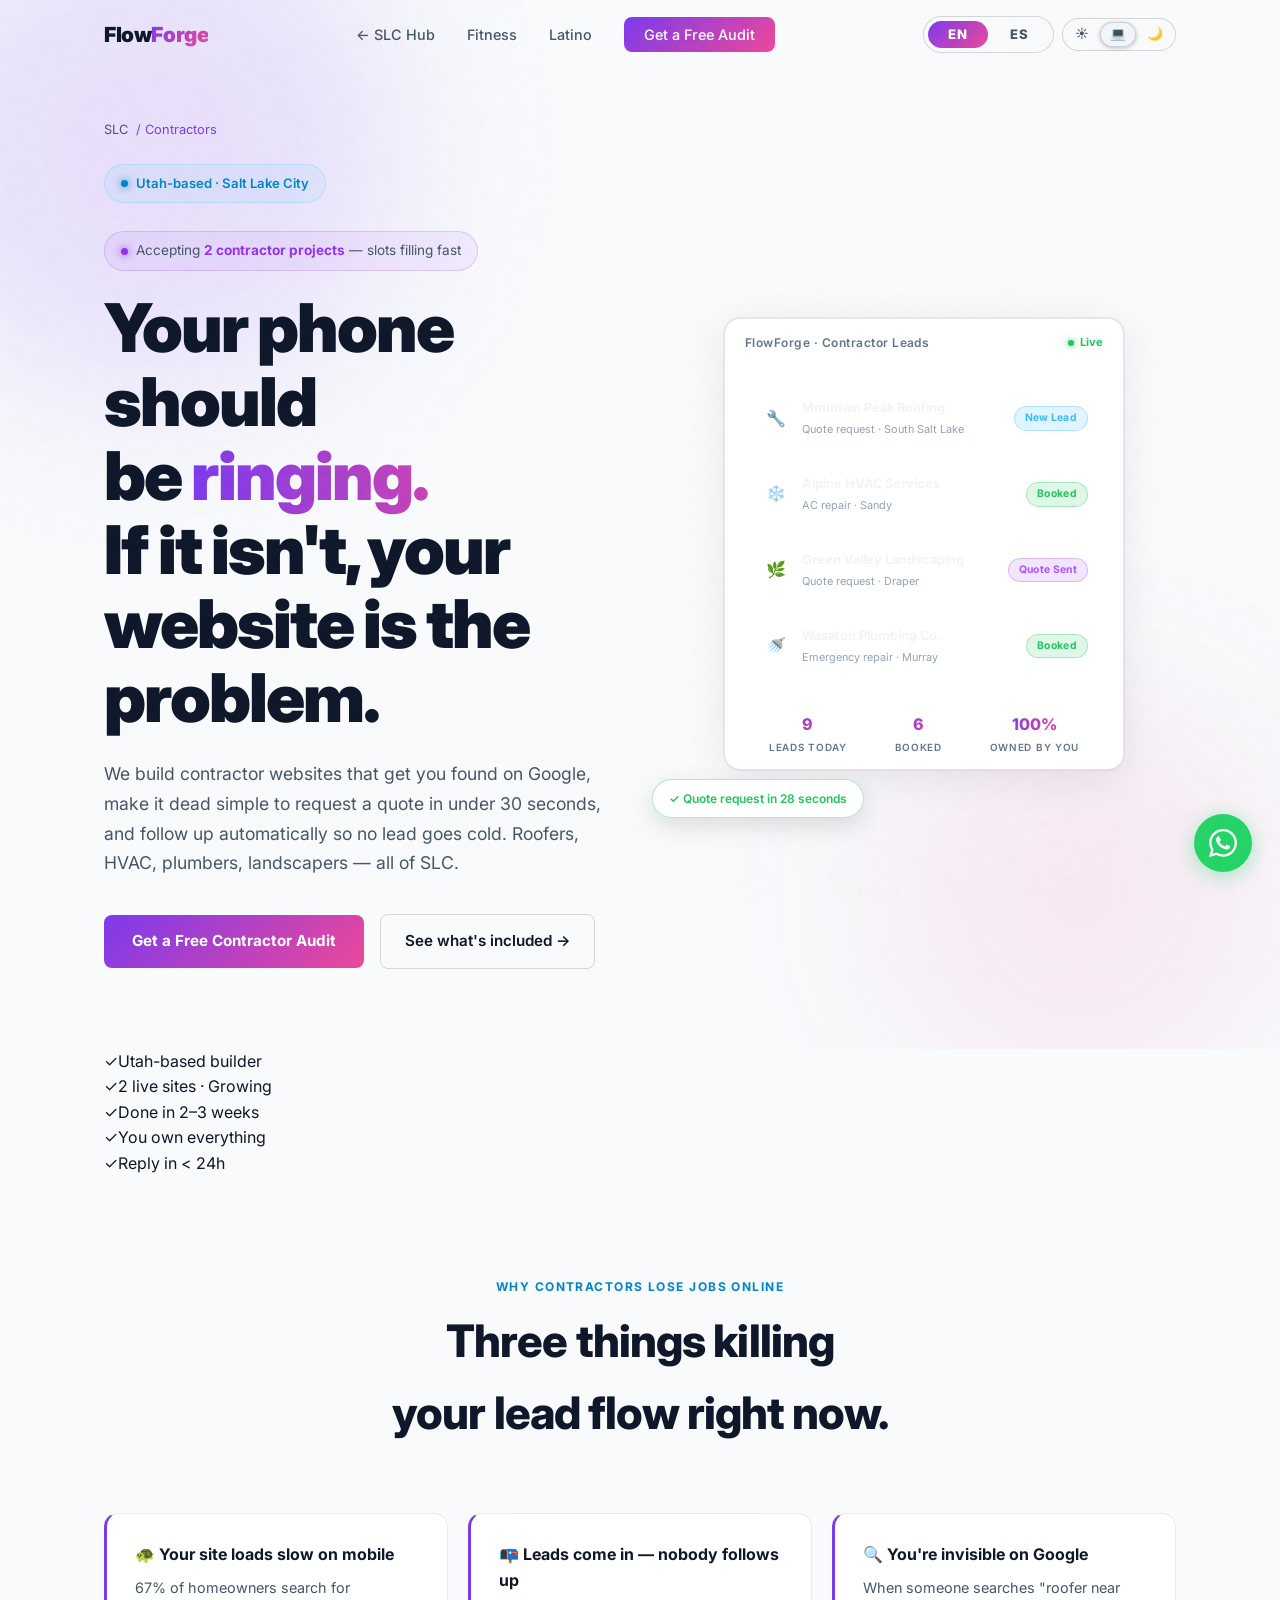
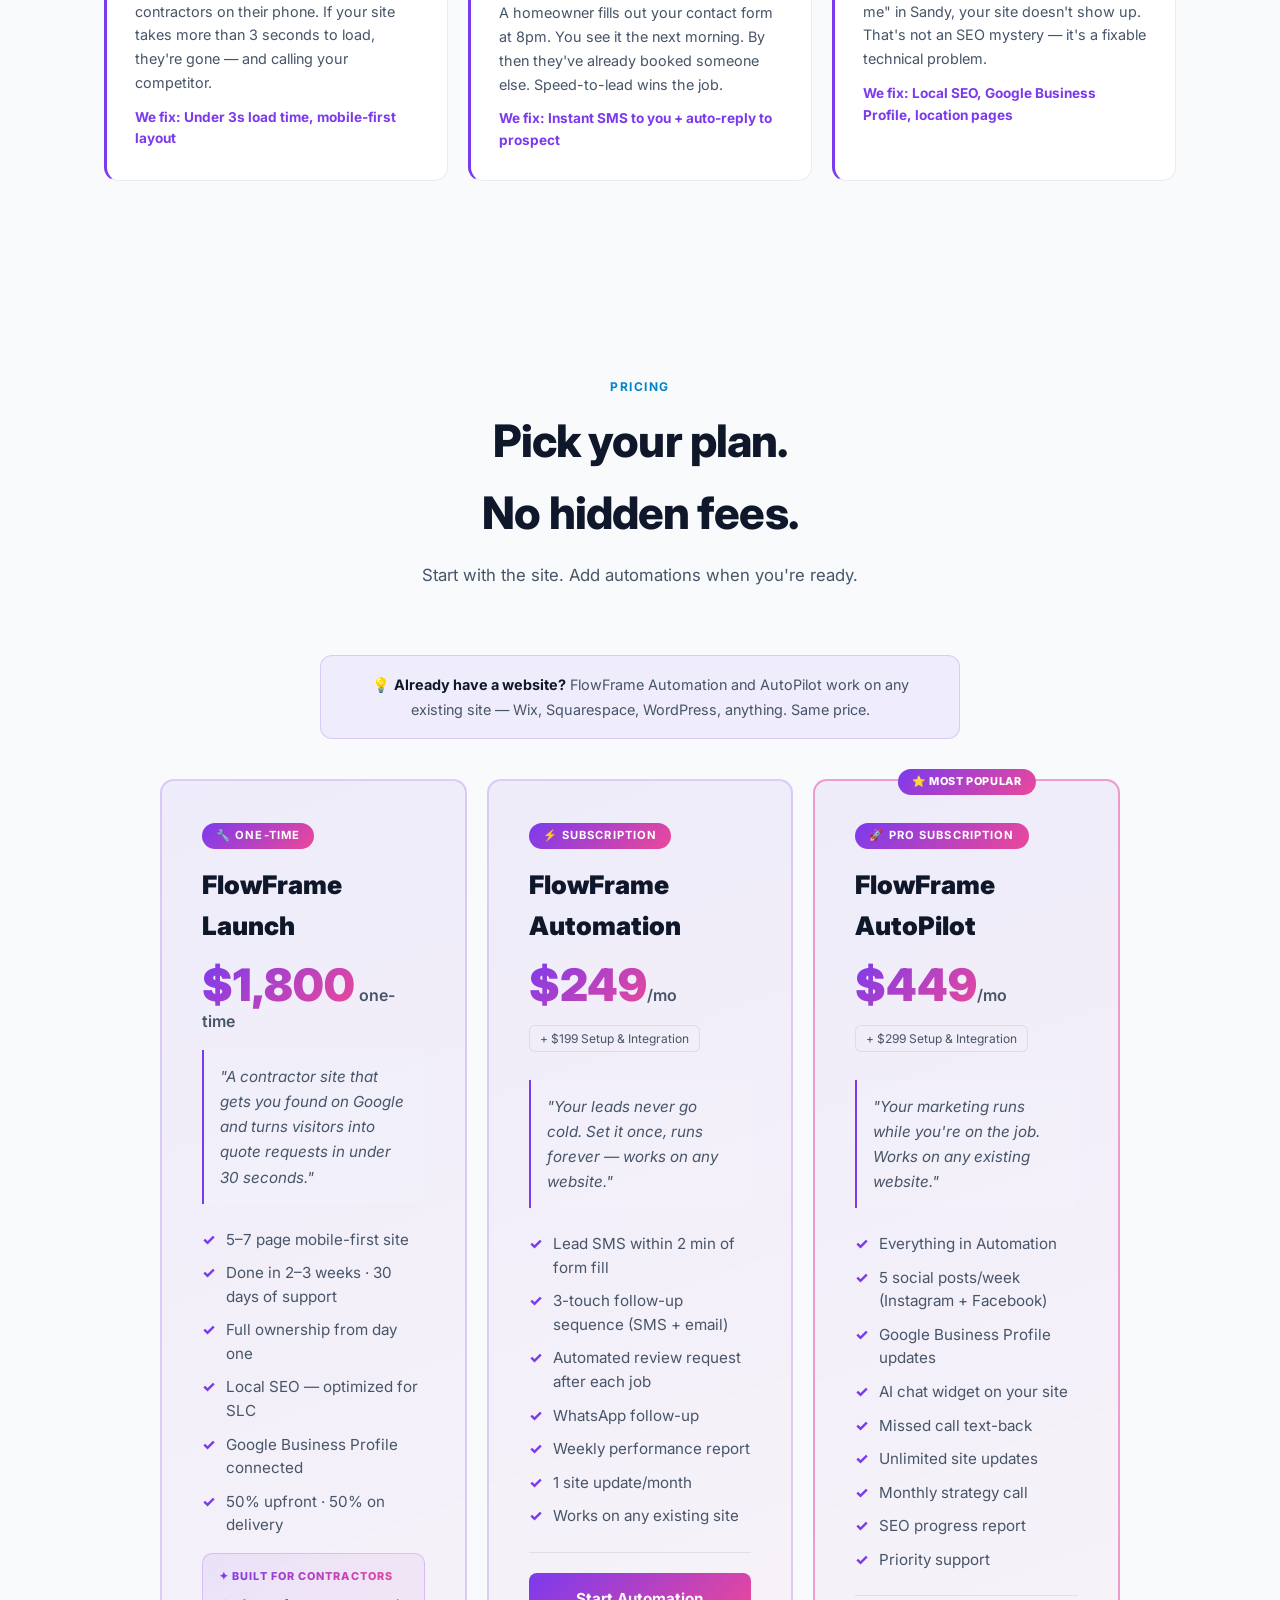
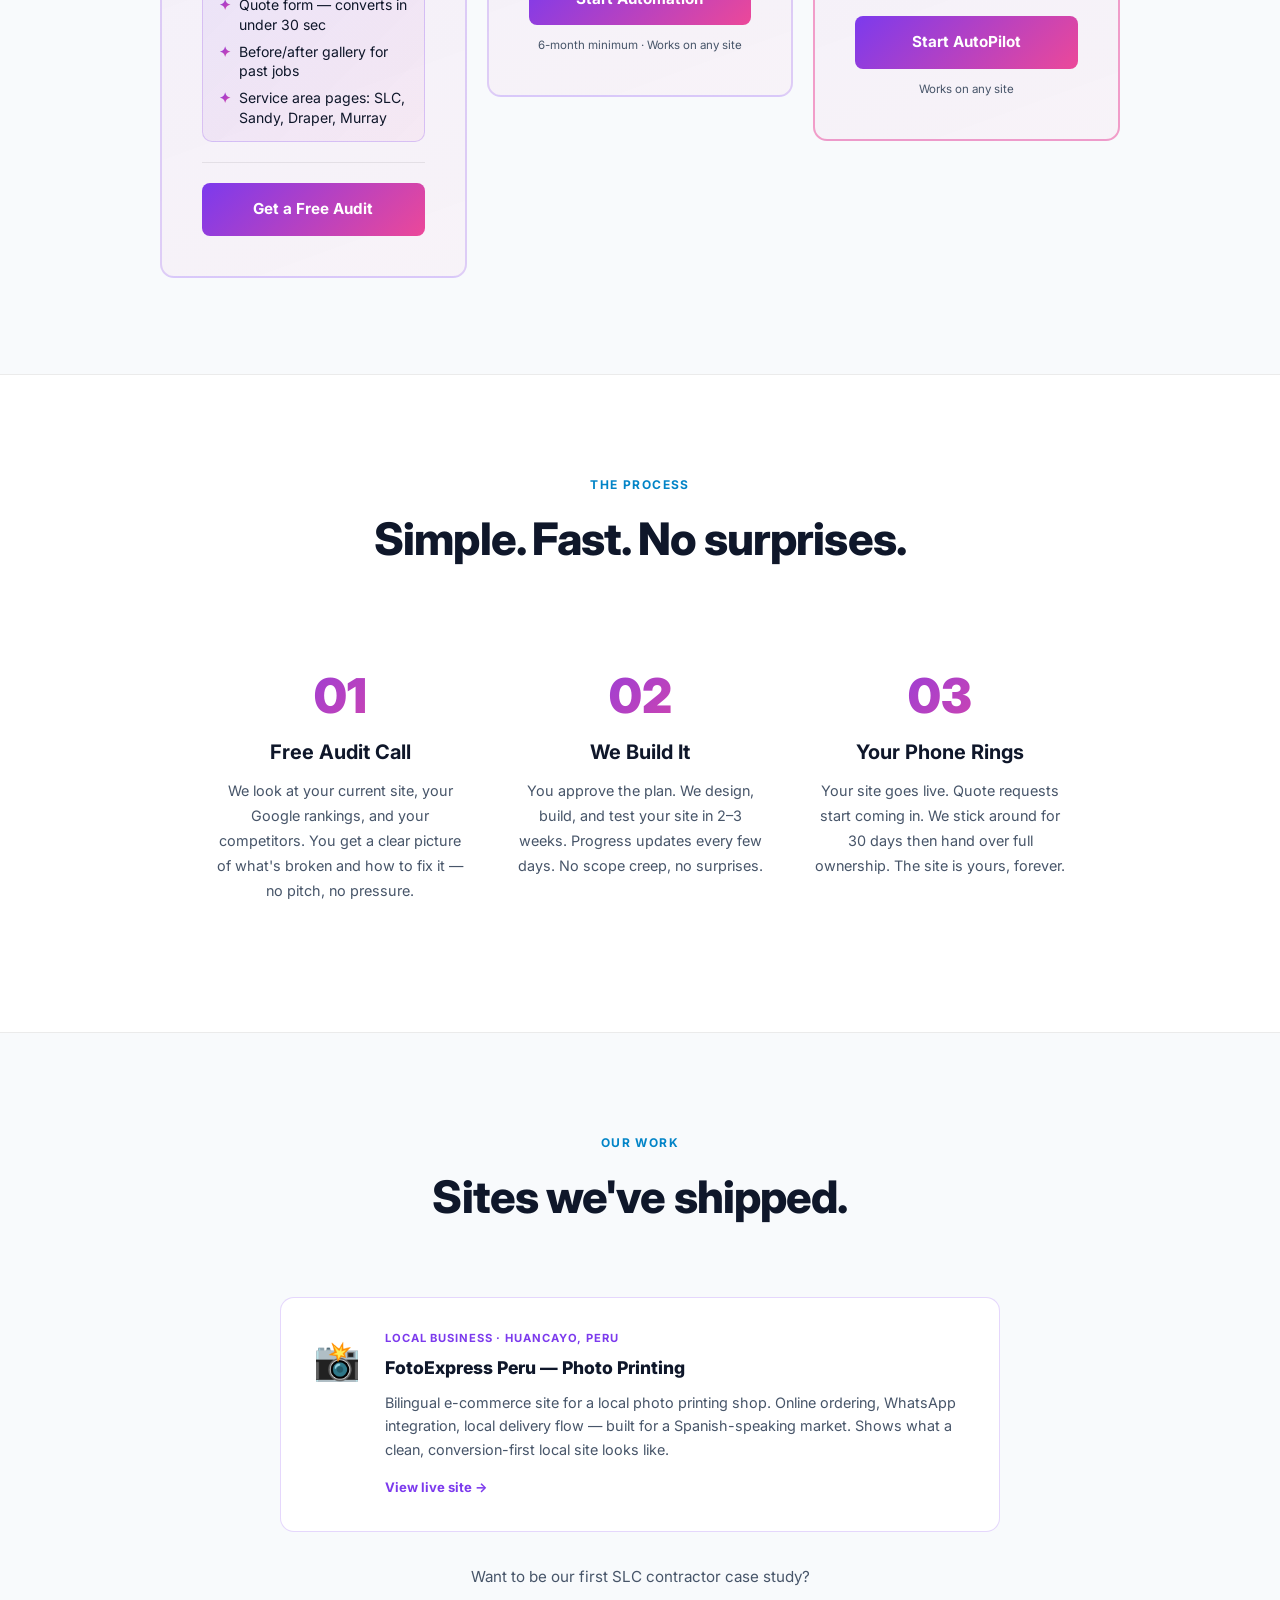
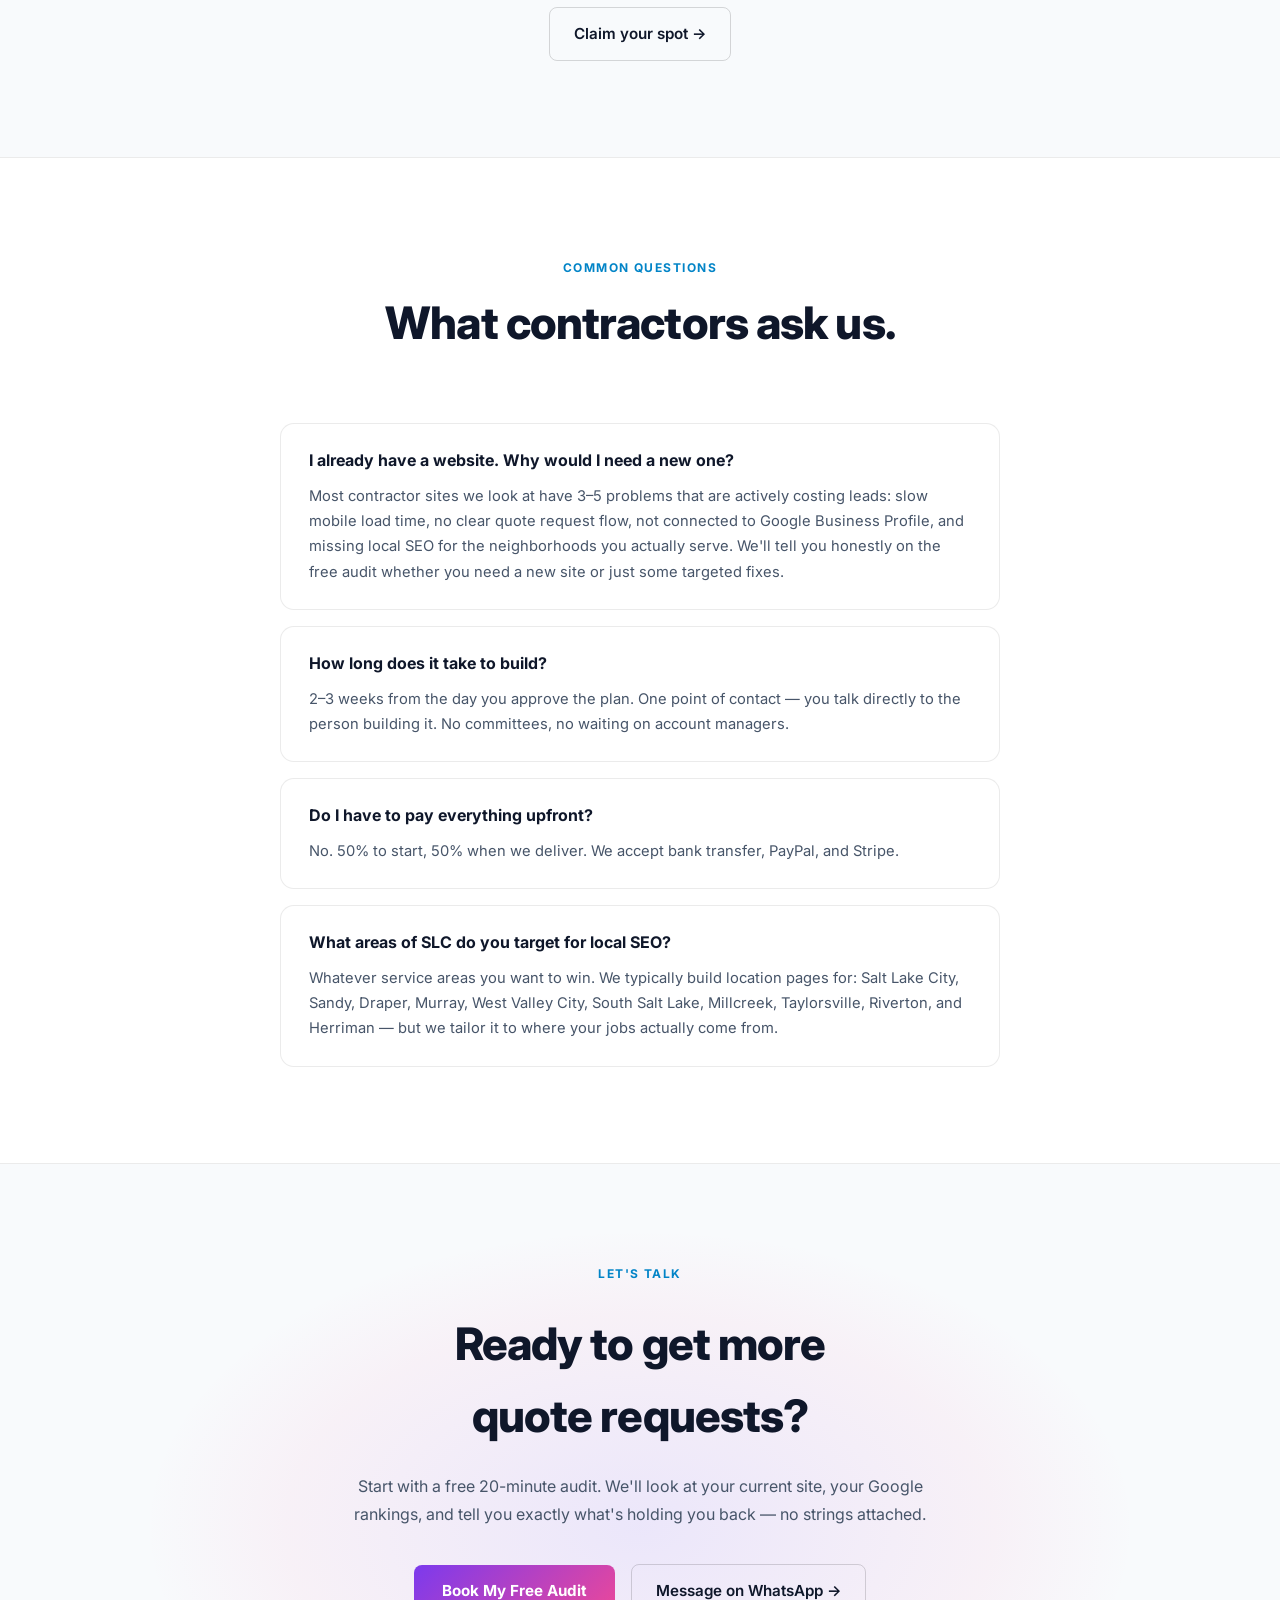
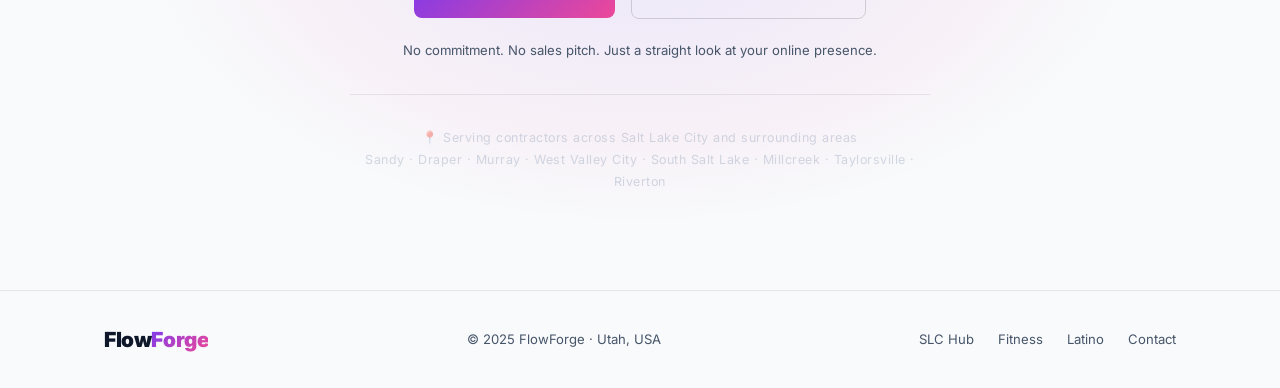
<file: slc/contractors.html>
<!DOCTYPE html>
<html lang="en" data-theme="auto">
<head>
  <script>(function(){var t=localStorage.getItem('ff_theme')||'auto';document.documentElement.setAttribute('data-theme',t);})();</script>
  <meta charset="UTF-8">
  <meta name="viewport" content="width=device-width, initial-scale=1.0">
  <title>Contractor Websites Salt Lake City — FlowForge</title>
  <meta name="description" content="FlowForge builds contractor websites in Salt Lake City that get you found on Google, generate quote requests, and follow up automatically. Roofers, HVAC, plumbers, landscapers.">
  <link rel="preconnect" href="https://fonts.googleapis.com">
  <link rel="preconnect" href="https://fonts.gstatic.com" crossorigin>
  <link href="https://fonts.googleapis.com/css2?family=Inter:wght@300;400;500;600;700;800;900&display=swap" rel="stylesheet">
  <link rel="stylesheet" href="/style.css">
<style>
:root {
  --bg:#07070e;--surface:#0d0d1a;--surface-2:#111127;
  --blue:#38bdf8;--purple:#a855f7;
  --blue-dim:rgba(56,189,248,0.15);--purple-dim:rgba(168,85,247,0.15);
  --gradient:linear-gradient(135deg,#7c3aed,#ec4899);
  --accent:#7c3aed;--accent-dim:rgba(124,58,237,0.15);
  --text:#f1f5f9;--muted:#94a3b8;
  --border:rgba(255,255,255,0.07);--border-h:rgba(255,255,255,0.14);
  --radius:14px;--radius-sm:8px;--shadow:0 4px 24px rgba(0,0,0,0.4);
}
[data-theme="light"] {
  --bg:#f8fafc;--surface:#ffffff;--surface-2:#f1f5f9;
  --text:#0f172a;--muted:#64748b;
  --border:rgba(0,0,0,0.08);--border-h:rgba(0,0,0,0.15);
  --accent-dim:rgba(124,58,237,0.1);--shadow:0 4px 24px rgba(0,0,0,0.12);
  --gradient:linear-gradient(135deg,#7c3aed,#ec4899) !important;
}
@media (prefers-color-scheme:light) {
  [data-theme="auto"] {
    --bg:#f8fafc;--surface:#ffffff;--surface-2:#f1f5f9;
    --text:#0f172a;--muted:#64748b;
    --border:rgba(0,0,0,0.08);--border-h:rgba(0,0,0,0.15);
    --accent-dim:rgba(124,58,237,0.1);--shadow:0 4px 24px rgba(0,0,0,0.12);
    --gradient:linear-gradient(135deg,#7c3aed,#ec4899) !important;
  }
}

/* ── ANIMATIONS ── */
@keyframes slc-gradient-shift {
  0%,100%{background-position:0% 50%} 50%{background-position:100% 50%}
}
@keyframes slc-btn-glow {
  0%,100%{box-shadow:0 0 20px rgba(124,58,237,0.4),0 4px 24px rgba(236,72,153,0.25)}
  50%{box-shadow:0 0 32px rgba(124,58,237,0.6),0 4px 32px rgba(236,72,153,0.4)}
}
@keyframes pulse-dot { 0%,100%{opacity:1} 50%{opacity:.4} }

.gradient-text {
  background:linear-gradient(270deg,#7c3aed,#ec4899,#7c3aed) !important;
  background-size:300% 300% !important;
  -webkit-background-clip:text !important;
  -webkit-text-fill-color:transparent !important;
  background-clip:text !important;
  animation:slc-gradient-shift 4s ease infinite !important;
}
.btn-primary { animation:slc-btn-glow 3s ease infinite; }
.hero-orb-1 { background:rgba(124,58,237,0.13) !important; }
.hero-orb-2 { background:rgba(236,72,153,0.09) !important; }
.step-num { color:var(--accent); }

/* ── NAV UTILS ── */
.nav-utils{display:flex;align-items:center;gap:8px;flex-shrink:0;}
.nav-lang-toggle{display:inline-flex;align-items:center;background:rgba(255,255,255,0.06);border:1px solid var(--border-h);border-radius:100px;padding:4px;gap:2px;}
.nav-lang-btn{padding:7px 20px;border-radius:100px;font-size:.82rem;font-weight:800;letter-spacing:.08em;border:none;cursor:pointer;background:transparent;color:var(--muted);font-family:inherit;transition:background .2s,color .2s;line-height:1;text-transform:uppercase;}
.nav-lang-btn.active{background:var(--gradient);color:#fff;}
#nav-lang-desktop{display:inline-flex;} .nav-lang-mobile{display:none !important;}
#theme-seg{display:inline-flex;} .theme-seg-mobile{display:none !important;}
#theme-seg .theme-seg-btn{padding:5px 9px;font-size:.8rem;}
.theme-seg{display:inline-flex;align-items:center;background:rgba(255,255,255,0.05);border:1px solid var(--border-h);border-radius:100px;padding:3px;gap:2px;}
.theme-seg-btn{padding:5px 11px;border-radius:100px;font-size:.72rem;font-weight:700;border:none;cursor:pointer;background:transparent;color:var(--muted);font-family:inherit;transition:background .2s,color .2s;white-space:nowrap;line-height:1;}
.theme-seg-btn.active{background:var(--surface-2);color:var(--text);border:1px solid var(--border-h);}
[data-theme="light"] .theme-seg-btn.active{background:rgba(0,0,0,0.08);}
@media (max-width:768px) {
  #nav-lang-desktop{display:none !important;} #theme-seg{display:none !important;}
  .nav-lang-mobile{display:inline-flex !important;} .theme-seg-mobile{display:inline-flex !important;}
  .nav-lang-mobile .nav-lang-btn{padding:5px 13px;font-size:.74rem;}
}
.nav-links{display:flex;align-items:center;gap:32px;list-style:none;}
@media (max-width:768px) {
  .nav-links{display:none !important;position:fixed;inset:0;flex-direction:column;align-items:center;justify-content:center;gap:32px;z-index:99;background:var(--bg);}
  .nav-links.open{display:flex !important;}
  .nav-links a{font-size:1.15rem;font-weight:600;color:var(--text);}
  .nav-links li{width:100%;text-align:center;display:flex;justify-content:center;}
  .hamburger{display:flex !important;z-index:100;}
}

/* ── BREADCRUMB ── */
.breadcrumb{display:flex;align-items:center;gap:8px;font-size:.8rem;color:var(--muted);margin-bottom:24px;}
.breadcrumb a{color:var(--muted);text-decoration:none;transition:color .2s;}
.breadcrumb a:hover{color:var(--accent);}
.breadcrumb span{color:var(--accent);}

/* ── PAIN CARDS ── */
.pain-grid{display:grid;grid-template-columns:repeat(3,1fr);gap:20px;margin-top:48px;}
.pain-card{background:var(--surface);border:1px solid var(--border);border-radius:var(--radius);padding:28px;border-left:3px solid var(--accent);}
.pain-card h3{font-size:1rem;color:var(--text);margin-bottom:8px;}
.pain-card p{font-size:.9rem;line-height:1.65;}
.pain-fix{margin-top:12px;font-size:.85rem;font-weight:700;color:var(--accent);}

/* ── DELIVERABLES ── */
.del-list-simple{list-style:none;display:flex;flex-direction:column;gap:10px;margin-top:24px;}
.del-list-simple li{font-size:.95rem;color:var(--muted);padding-left:24px;position:relative;line-height:1.55;}
.del-list-simple li::before{content:'✓';position:absolute;left:0;color:var(--accent);font-weight:800;}

/* ── SINGLE PRICING CARD ── */
.price-single{max-width:540px;margin:48px auto 0;background:var(--surface);border:2px solid rgba(124,58,237,0.45);border-radius:var(--radius);padding:40px;position:relative;background:linear-gradient(160deg,rgba(124,58,237,0.07),rgba(236,72,153,0.04));}
.price-tag{display:inline-block;font-size:.7rem;font-weight:700;letter-spacing:.1em;text-transform:uppercase;background:var(--gradient);color:#fff;padding:4px 14px;border-radius:100px;margin-bottom:16px;}
.price-name{font-size:1.6rem;font-weight:900;color:var(--text);margin-bottom:8px;}
.price-amount{font-size:2.8rem;font-weight:900;background:var(--gradient);-webkit-background-clip:text;-webkit-text-fill-color:transparent;background-clip:text;line-height:1;}
.price-period{font-size:1rem;font-weight:600;color:var(--muted);}
.price-desc{font-size:.95rem;color:var(--muted);line-height:1.65;margin:16px 0 24px;font-style:italic;padding:14px 16px;background:rgba(255,255,255,0.03);border-left:2px solid var(--accent);border-radius:0 var(--radius-sm) var(--radius-sm) 0;}

/* ── PROOF CARD ── */
.proof-card{background:var(--surface);border:1px solid var(--border);border-radius:var(--radius);padding:32px;display:flex;gap:24px;align-items:flex-start;max-width:720px;margin:48px auto 0;}
.proof-emoji{font-size:2.4rem;flex-shrink:0;}
.proof-type{font-size:.7rem;font-weight:700;color:var(--accent);letter-spacing:.08em;text-transform:uppercase;margin-bottom:6px;}
.proof-title{font-size:1.1rem;font-weight:800;color:var(--text);margin-bottom:8px;}
.proof-desc{font-size:.9rem;line-height:1.65;margin-bottom:12px;}
.proof-link{font-size:.82rem;font-weight:700;color:var(--accent);text-decoration:none;}
.proof-link:hover{text-decoration:underline;}

/* ── FAQ ── */
.faq-list{max-width:720px;margin:0 auto;display:flex;flex-direction:column;gap:16px;}
.faq-item{background:var(--surface);border:1px solid var(--border);border-radius:var(--radius);padding:24px 28px;}
.faq-q{font-size:1rem;font-weight:700;color:var(--text);margin-bottom:10px;}
.faq-a{font-size:.92rem;line-height:1.72;}

/* ── FINAL CTA ── */
.final-cta{text-align:center;position:relative;overflow:hidden;}
.final-cta-glow{position:absolute;width:1000px;height:600px;background:radial-gradient(ellipse,rgba(124,58,237,0.10) 0%,rgba(236,72,153,0.05) 50%,transparent 70%);top:50%;left:50%;transform:translate(-50%,-50%);pointer-events:none;}
.final-cta-inner{position:relative;z-index:1;max-width:580px;margin:0 auto;}
.final-micro{margin-top:20px;font-size:.82rem;color:var(--muted);}

/* ── LIGHT MODE ── */
[data-theme="light"] .proof-card,[data-theme="light"] .price-single{border-color:rgba(124,58,237,0.2);}
@media (prefers-color-scheme:light) {
  [data-theme="auto"] .proof-card,[data-theme="auto"] .price-single{border-color:rgba(124,58,237,0.2);}
}

/* ── RESPONSIVE ── */
@media (max-width:768px) {
  .pain-grid{grid-template-columns:1fr;}
  .proof-card{flex-direction:column;gap:16px;}
  .price-single{padding:28px 20px;}
  .hero-ctas .btn-primary,.hero-ctas .btn-ghost{width:100%;justify-content:center;}
  .slc-card{max-width:100%;}
  .pricing-grid{grid-template-columns:1fr !important;}
}
/* ── SLC Card (dark mode base) ── */
.slc-card{background:#0d0d1a;border:1px solid rgba(255,255,255,0.09);border-radius:16px;width:100%;max-width:400px;box-shadow:0 24px 80px rgba(0,0,0,0.5);overflow:hidden;}
.slc-card-header{display:flex;align-items:center;justify-content:space-between;padding:14px 20px;border-bottom:1px solid rgba(255,255,255,0.07);background:rgba(255,255,255,0.02);}
.slc-card-title{font-size:.75rem;color:#64748b;font-weight:600;letter-spacing:.04em;}
.slc-live{display:flex;align-items:center;gap:6px;font-size:.7rem;font-weight:700;color:#22c55e;}
.slc-live-dot{width:6px;height:6px;background:#22c55e;border-radius:50%;box-shadow:0 0 6px #22c55e;animation:pulse-dot 1.5s ease infinite;flex-shrink:0;}
.slc-card-body{padding:18px 20px;display:flex;flex-direction:column;gap:10px;}
.slc-lead-row{display:flex;align-items:center;justify-content:space-between;padding:12px 14px;background:rgba(255,255,255,0.04);border:1px solid rgba(255,255,255,0.08);border-radius:10px;gap:10px;}
.slc-lead-icon{font-size:1rem;width:32px;height:32px;background:rgba(255,255,255,0.06);border:1px solid rgba(255,255,255,0.08);border-radius:8px;display:flex;align-items:center;justify-content:center;flex-shrink:0;}
.slc-lead-info{flex:1;min-width:0;}
.slc-lead-name{font-size:.8rem;font-weight:700;color:#f1f5f9;white-space:nowrap;overflow:hidden;text-overflow:ellipsis;}
.slc-lead-sub{font-size:.68rem;color:#94a3b8;margin-top:2px;}
.slc-lead-pill{font-size:.65rem;font-weight:700;padding:3px 10px;border-radius:100px;letter-spacing:.03em;flex-shrink:0;}
.pill-new{background:rgba(56,189,248,0.15);color:#38bdf8;border:1px solid rgba(56,189,248,0.3);}
.pill-booked{background:rgba(34,197,94,0.15);color:#22c55e;border:1px solid rgba(34,197,94,0.3);}
.pill-quote{background:rgba(168,85,247,0.15);color:#a855f7;border:1px solid rgba(168,85,247,0.3);}
.slc-card-footer{display:flex;justify-content:space-around;padding:14px 20px;border-top:1px solid rgba(255,255,255,0.07);background:rgba(255,255,255,0.02);}
.slc-metric{display:flex;flex-direction:column;align-items:center;gap:2px;}
.slc-metric-num{font-size:1rem;font-weight:800;background:linear-gradient(135deg,#7c3aed,#ec4899);-webkit-background-clip:text;-webkit-text-fill-color:transparent;background-clip:text;}
.slc-metric-label{font-size:.62rem;color:#64748b;font-weight:600;text-transform:uppercase;letter-spacing:.07em;}
/* Light mode overrides for leads card via ID */
[data-theme="light"] #leads-card{background:#fff !important;border-color:rgba(0,0,0,0.1) !important;box-shadow:0 8px 40px rgba(0,0,0,0.08),0 0 0 1px rgba(124,58,237,0.08) !important;}
@media(prefers-color-scheme:light){
  [data-theme="auto"] #leads-card{background:#fff !important;border-color:rgba(0,0,0,0.1) !important;box-shadow:0 8px 40px rgba(0,0,0,0.08),0 0 0 1px rgba(124,58,237,0.08) !important;}
}
</style>
</head>
<body>

<nav class="nav" id="nav">
  <div class="container nav-inner">
    <a href="/" class="logo">Flow<span>Forge</span></a>
    <ul class="nav-links" id="nav-links">
      <li><a href="/slc">← SLC Hub</a></li>
      <li><a href="/slc/fitness">Fitness</a></li>
      <li><a href="/slc/latino">Latino</a></li>
      <li><a href="#contact" class="btn-nav">Get a Free Audit</a></li>
    </ul>
    <div class="nav-utils">
      <div class="nav-lang-toggle" id="nav-lang-desktop">
        <button class="nav-lang-btn active" id="nav-btn-en" onclick="setLang('en')">EN</button>
        <button class="nav-lang-btn" id="nav-btn-es" onclick="setLang('es')">ES</button>
      </div>
      <div class="theme-seg" id="theme-seg">
        <button class="theme-seg-btn" data-theme-key="light" onclick="setTheme('light')">☀️</button>
        <button class="theme-seg-btn active" data-theme-key="auto" onclick="setTheme('auto')">💻</button>
        <button class="theme-seg-btn" data-theme-key="dark" onclick="setTheme('dark')">🌙</button>
      </div>
      <div class="nav-lang-toggle nav-lang-mobile">
        <button class="nav-lang-btn active" id="nav-btn-en-m" onclick="setLang('en')">EN</button>
        <button class="nav-lang-btn" id="nav-btn-es-m" onclick="setLang('es')">ES</button>
      </div>
      <div class="theme-seg theme-seg-mobile" id="theme-seg-mobile">
        <button class="theme-seg-btn" data-theme-key="light" onclick="setTheme('light')">☀️</button>
        <button class="theme-seg-btn active" data-theme-key="auto" onclick="setTheme('auto')">💻</button>
        <button class="theme-seg-btn" data-theme-key="dark" onclick="setTheme('dark')">🌙</button>
      </div>
      <button class="hamburger" id="hamburger" aria-label="Menu"><span></span><span></span><span></span></button>
    </div>
  </div>
</nav>

<!-- HERO -->
<section class="hero">
  <div class="hero-orb hero-orb-1"></div>
  <div class="hero-orb hero-orb-2"></div>
  <div class="container hero-layout">
    <div class="hero-text">
      <div class="breadcrumb">
        <a href="/slc">SLC</a>
        <span>/ Contractors</span>
      </div>
      <div class="badge reveal"><span class="badge-dot"></span><span>Utah-based · Salt Lake City</span></div>
      <div class="urgency-badge reveal"><span class="urgency-dot"></span><span>Accepting <strong>2 contractor projects</strong> — slots filling fast</span></div>
      <h1 class="reveal reveal-delay-1">Your phone should<br>be <span class="gradient-text">ringing.</span><br>If it isn't, your<br>website is the problem.</h1>
      <p class="hero-sub reveal reveal-delay-2">We build contractor websites that get you found on Google, make it dead simple to request a quote in under 30 seconds, and follow up automatically so no lead goes cold. Roofers, HVAC, plumbers, landscapers — all of SLC.</p>
      <div class="hero-ctas reveal reveal-delay-3">
        <a href="#contact" class="btn-primary">Get a Free Contractor Audit</a>
        <a href="#what-you-get" class="btn-ghost">See what's included →</a>
      </div>
    </div>
    <div class="hero-visual">
      <!-- Contractor leads card — inline styles only to prevent WAAPI targeting -->
      <div id="leads-card" style="background:#0d0d1a;border:1px solid rgba(255,255,255,0.09);border-radius:16px;width:100%;max-width:400px;box-shadow:0 24px 80px rgba(0,0,0,0.5);overflow:hidden;font-family:inherit;">
        <!-- header -->
        <div style="display:flex;align-items:center;justify-content:space-between;padding:14px 20px;border-bottom:1px solid rgba(255,255,255,0.07);background:rgba(255,255,255,0.02);">
          <span style="font-size:.75rem;color:#64748b;font-weight:600;letter-spacing:.04em;">FlowForge · Contractor Leads</span>
          <span style="display:flex;align-items:center;gap:6px;font-size:.7rem;font-weight:700;color:#22c55e;">
            <span style="width:6px;height:6px;background:#22c55e;border-radius:50%;box-shadow:0 0 6px #22c55e;display:inline-block;animation:pulse-dot 1.5s ease infinite;flex-shrink:0;"></span>Live
          </span>
        </div>
        <!-- body -->
        <div style="padding:18px 20px;display:flex;flex-direction:column;gap:10px;">
          <!-- row 1 -->
          <div style="display:flex;align-items:center;gap:10px;padding:12px 14px;background:rgba(255,255,255,0.04);border:1px solid rgba(255,255,255,0.08);border-radius:10px;">
            <div style="font-size:1rem;width:32px;height:32px;background:rgba(255,255,255,0.06);border:1px solid rgba(255,255,255,0.08);border-radius:8px;display:flex;align-items:center;justify-content:center;flex-shrink:0;">🔧</div>
            <div style="flex:1;min-width:0;">
              <div style="font-size:.8rem;font-weight:700;color:#f1f5f9;white-space:nowrap;overflow:hidden;text-overflow:ellipsis;">Mountain Peak Roofing</div>
              <div style="font-size:.68rem;color:#94a3b8;margin-top:2px;">Quote request · South Salt Lake</div>
            </div>
            <span style="font-size:.65rem;font-weight:700;padding:3px 10px;border-radius:100px;letter-spacing:.03em;flex-shrink:0;background:rgba(56,189,248,0.15);color:#38bdf8;border:1px solid rgba(56,189,248,0.3);">New Lead</span>
          </div>
          <!-- row 2 -->
          <div style="display:flex;align-items:center;gap:10px;padding:12px 14px;background:rgba(255,255,255,0.04);border:1px solid rgba(255,255,255,0.08);border-radius:10px;">
            <div style="font-size:1rem;width:32px;height:32px;background:rgba(255,255,255,0.06);border:1px solid rgba(255,255,255,0.08);border-radius:8px;display:flex;align-items:center;justify-content:center;flex-shrink:0;">❄️</div>
            <div style="flex:1;min-width:0;">
              <div style="font-size:.8rem;font-weight:700;color:#f1f5f9;white-space:nowrap;overflow:hidden;text-overflow:ellipsis;">Alpine HVAC Services</div>
              <div style="font-size:.68rem;color:#94a3b8;margin-top:2px;">AC repair · Sandy</div>
            </div>
            <span style="font-size:.65rem;font-weight:700;padding:3px 10px;border-radius:100px;letter-spacing:.03em;flex-shrink:0;background:rgba(34,197,94,0.15);color:#22c55e;border:1px solid rgba(34,197,94,0.3);">Booked</span>
          </div>
          <!-- row 3 -->
          <div style="display:flex;align-items:center;gap:10px;padding:12px 14px;background:rgba(255,255,255,0.04);border:1px solid rgba(255,255,255,0.08);border-radius:10px;">
            <div style="font-size:1rem;width:32px;height:32px;background:rgba(255,255,255,0.06);border:1px solid rgba(255,255,255,0.08);border-radius:8px;display:flex;align-items:center;justify-content:center;flex-shrink:0;">🌿</div>
            <div style="flex:1;min-width:0;">
              <div style="font-size:.8rem;font-weight:700;color:#f1f5f9;white-space:nowrap;overflow:hidden;text-overflow:ellipsis;">Green Valley Landscaping</div>
              <div style="font-size:.68rem;color:#94a3b8;margin-top:2px;">Quote request · Draper</div>
            </div>
            <span style="font-size:.65rem;font-weight:700;padding:3px 10px;border-radius:100px;letter-spacing:.03em;flex-shrink:0;background:rgba(168,85,247,0.15);color:#a855f7;border:1px solid rgba(168,85,247,0.3);">Quote Sent</span>
          </div>
          <!-- row 4 -->
          <div style="display:flex;align-items:center;gap:10px;padding:12px 14px;background:rgba(255,255,255,0.04);border:1px solid rgba(255,255,255,0.08);border-radius:10px;">
            <div style="font-size:1rem;width:32px;height:32px;background:rgba(255,255,255,0.06);border:1px solid rgba(255,255,255,0.08);border-radius:8px;display:flex;align-items:center;justify-content:center;flex-shrink:0;">🚿</div>
            <div style="flex:1;min-width:0;">
              <div style="font-size:.8rem;font-weight:700;color:#f1f5f9;white-space:nowrap;overflow:hidden;text-overflow:ellipsis;">Wasatch Plumbing Co.</div>
              <div style="font-size:.68rem;color:#94a3b8;margin-top:2px;">Emergency repair · Murray</div>
            </div>
            <span style="font-size:.65rem;font-weight:700;padding:3px 10px;border-radius:100px;letter-spacing:.03em;flex-shrink:0;background:rgba(34,197,94,0.15);color:#22c55e;border:1px solid rgba(34,197,94,0.3);">Booked</span>
          </div>
        </div>
        <!-- footer / metrics -->
        <div id="leads-footer" style="display:flex;justify-content:space-around;padding:14px 20px;border-top:1px solid rgba(255,255,255,0.07);background:rgba(255,255,255,0.02);">
          <div style="display:flex;flex-direction:column;align-items:center;gap:2px;">
            <span id="metric-leads" style="font-size:1rem;font-weight:800;background:linear-gradient(135deg,#7c3aed,#ec4899);-webkit-background-clip:text;-webkit-text-fill-color:transparent;background-clip:text;">9</span>
            <span style="font-size:.62rem;color:#64748b;font-weight:600;text-transform:uppercase;letter-spacing:.07em;">Leads Today</span>
          </div>
          <div style="display:flex;flex-direction:column;align-items:center;gap:2px;">
            <span id="metric-booked" style="font-size:1rem;font-weight:800;background:linear-gradient(135deg,#7c3aed,#ec4899);-webkit-background-clip:text;-webkit-text-fill-color:transparent;background-clip:text;">6</span>
            <span style="font-size:.62rem;color:#64748b;font-weight:600;text-transform:uppercase;letter-spacing:.07em;">Booked</span>
          </div>
          <div style="display:flex;flex-direction:column;align-items:center;gap:2px;">
            <span id="metric-own" style="font-size:1rem;font-weight:800;background:linear-gradient(135deg,#7c3aed,#ec4899);-webkit-background-clip:text;-webkit-text-fill-color:transparent;background-clip:text;">100%</span>
            <span style="font-size:.62rem;color:#64748b;font-weight:600;text-transform:uppercase;letter-spacing:.07em;">Owned by You</span>
          </div>
        </div>
      </div>
      <div class="hv-badge hv-badge-1" style="top:auto;right:auto;bottom:-16px;left:-20px;">✓ Quote request in 28 seconds</div>
    </div>
  </div>
</section>

<!-- TRUST BAR -->
<div class="trust-bar">
  <div class="container trust-inner">
    <div class="trust-item"><span class="trust-check">✓</span><span>Utah-based builder</span></div>
    <div class="trust-div"></div>
    <div class="trust-item"><span class="trust-check">✓</span><span>2 live sites · Growing</span></div>
    <div class="trust-div"></div>
    <div class="trust-item"><span class="trust-check">✓</span><span>Done in 2–3 weeks</span></div>
    <div class="trust-div"></div>
    <div class="trust-item"><span class="trust-check">✓</span><span>You own everything</span></div>
    <div class="trust-div"></div>
    <div class="trust-item"><span class="trust-check">✓</span><span>Reply in &lt; 24h</span></div>
  </div>
</div>

<!-- PAIN POINTS -->
<section class="section" id="pain">
  <div class="container">
    <div class="section-header reveal">
      <span class="label">Why contractors lose jobs online</span>
      <h2>Three things killing<br>your lead flow right now.</h2>
    </div>
    <div class="pain-grid">
      <div class="pain-card reveal">
        <h3>🐢 Your site loads slow on mobile</h3>
        <p>67% of homeowners search for contractors on their phone. If your site takes more than 3 seconds to load, they're gone — and calling your competitor.</p>
        <div class="pain-fix">We fix: Under 3s load time, mobile-first layout</div>
      </div>
      <div class="pain-card reveal">
        <h3>📭 Leads come in — nobody follows up</h3>
        <p>A homeowner fills out your contact form at 8pm. You see it the next morning. By then they've already booked someone else. Speed-to-lead wins the job.</p>
        <div class="pain-fix">We fix: Instant SMS to you + auto-reply to prospect</div>
      </div>
      <div class="pain-card reveal">
        <h3>🔍 You're invisible on Google</h3>
        <p>When someone searches "roofer near me" in Sandy, your site doesn't show up. That's not an SEO mystery — it's a fixable technical problem.</p>
        <div class="pain-fix">We fix: Local SEO, Google Business Profile, location pages</div>
      </div>
    </div>
  </div>
</section>

<!-- WHAT YOU GET -->

<!-- PRICING -->
<section class="section" id="pricing">
  <div class="container">
    <div class="section-header reveal">
      <span class="label">Pricing</span>
      <h2>Pick your plan.<br>No hidden fees.</h2>
      <p>Start with the site. Add automations when you're ready.</p>
    </div>
    <div style="max-width:640px;margin:0 auto 40px;text-align:center;padding:16px 24px;background:rgba(124,58,237,0.07);border:1px solid rgba(124,58,237,0.2);border-radius:12px;" class="reveal">
      <p style="font-size:.9rem;color:var(--muted);margin:0;">💡 <strong style="color:var(--text);">Already have a website?</strong> FlowFrame Automation and AutoPilot work on any existing site — Wix, Squarespace, WordPress, anything. Same price.</p>
    </div>
    <div style="display:grid;grid-template-columns:repeat(3,1fr);gap:20px;max-width:960px;margin:0 auto;" class="pricing-grid">

      <!-- FlowFrame Launch -->
      <div class="price-single reveal" style="margin:0;max-width:none;">
        <div class="price-tag">🔧 One-Time</div>
        <div class="price-name">FlowFrame Launch</div>
        <div style="margin:16px 0;"><span class="price-amount">$1,800</span><span class="price-period"> one-time</span></div>
        <div class="price-desc">"A contractor site that gets you found on Google and turns visitors into quote requests in under 30 seconds."</div>
        <ul class="del-list-simple">
          <li>5–7 page mobile-first site</li>
          <li>Done in 2–3 weeks · 30 days of support</li>
          <li>Full ownership from day one</li>
          <li>Local SEO — optimized for SLC</li>
          <li>Google Business Profile connected</li>
          <li>50% upfront · 50% on delivery</li>
        </ul>
        <!-- Contractor-specific extras -->
        <div style="margin-top:16px;padding:14px 16px;background:linear-gradient(135deg,rgba(124,58,237,0.08),rgba(236,72,153,0.05));border:1px solid rgba(124,58,237,0.22);border-radius:10px;">
          <div style="font-size:.68rem;font-weight:800;letter-spacing:.1em;text-transform:uppercase;background:linear-gradient(135deg,#7c3aed,#ec4899);-webkit-background-clip:text;-webkit-text-fill-color:transparent;background-clip:text;margin-bottom:10px;">✦ Built for contractors</div>
          <ul style="list-style:none;margin:0;padding:0;display:flex;flex-direction:column;gap:7px;">
            <li style="font-size:.88rem;color:var(--text);padding-left:20px;position:relative;line-height:1.4;"><span style="position:absolute;left:0;background:linear-gradient(135deg,#7c3aed,#ec4899);-webkit-background-clip:text;-webkit-text-fill-color:transparent;background-clip:text;font-weight:800;">✦</span>Quote form — converts in under 30 sec</li>
            <li style="font-size:.88rem;color:var(--text);padding-left:20px;position:relative;line-height:1.4;"><span style="position:absolute;left:0;background:linear-gradient(135deg,#7c3aed,#ec4899);-webkit-background-clip:text;-webkit-text-fill-color:transparent;background-clip:text;font-weight:800;">✦</span>Before/after gallery for past jobs</li>
            <li style="font-size:.88rem;color:var(--text);padding-left:20px;position:relative;line-height:1.4;"><span style="position:absolute;left:0;background:linear-gradient(135deg,#7c3aed,#ec4899);-webkit-background-clip:text;-webkit-text-fill-color:transparent;background-clip:text;font-weight:800;">✦</span>Service area pages: SLC, Sandy, Draper, Murray</li>
          </ul>
        </div>
        <div style="margin-top:20px;padding-top:20px;border-top:1px solid var(--border);">
          <a href="#contact" class="btn-primary" style="text-align:center;display:block;">Get a Free Audit</a>
        </div>
      </div>

      <!-- FlowFrame Automation -->
      <div class="price-single reveal reveal-delay-1" style="margin:0;max-width:none;">
        <div class="price-tag">⚡ Subscription</div>
        <div class="price-name">FlowFrame Automation</div>
        <div style="margin:16px 0;"><span class="price-amount">$249</span><span class="price-period">/mo</span></div>
        <div style="display:inline-block;font-size:.75rem;color:var(--muted);background:rgba(255,255,255,0.04);border:1px solid var(--border);border-radius:6px;padding:3px 10px;margin-bottom:12px;">+ $199 Setup & Integration</div>
        <div class="price-desc">"Your leads never go cold. Set it once, runs forever — works on any website."</div>
        <ul class="del-list-simple">
          <li>Lead SMS within 2 min of form fill</li>
          <li>3-touch follow-up sequence (SMS + email)</li>
          <li>Automated review request after each job</li>
          <li>WhatsApp follow-up</li>
          <li>Weekly performance report</li>
          <li>1 site update/month</li>
          <li>Works on any existing site</li>
        </ul>
        <div style="margin-top:24px;padding-top:20px;border-top:1px solid var(--border);">
          <a href="#contact" class="btn-primary" style="text-align:center;display:block;">Start Automation</a>
          <p style="font-size:.72rem;color:var(--muted);text-align:center;margin-top:10px;">6-month minimum · Works on any site</p>
        </div>
      </div>

      <!-- FlowFrame AutoPilot -->
      <div class="price-single reveal reveal-delay-2" style="margin:0;max-width:none;border-color:rgba(236,72,153,0.5);position:relative;">
        <div style="position:absolute;top:-12px;left:50%;transform:translateX(-50%);background:linear-gradient(135deg,#7c3aed,#ec4899);color:#fff;font-size:.68rem;font-weight:800;padding:4px 14px;border-radius:100px;white-space:nowrap;letter-spacing:.06em;">⭐ MOST POPULAR</div>
        <div class="price-tag">🚀 Pro Subscription</div>
        <div class="price-name">FlowFrame AutoPilot</div>
        <div style="margin:16px 0;"><span class="price-amount">$449</span><span class="price-period">/mo</span></div>
        <div style="display:inline-block;font-size:.75rem;color:var(--muted);background:rgba(255,255,255,0.04);border:1px solid var(--border);border-radius:6px;padding:3px 10px;margin-bottom:12px;">+ $299 Setup & Integration</div>
        <div class="price-desc">"Your marketing runs while you're on the job. Works on any existing website."</div>
        <ul class="del-list-simple">
          <li>Everything in Automation</li>
          <li>5 social posts/week (Instagram + Facebook)</li>
          <li>Google Business Profile updates</li>
          <li>AI chat widget on your site</li>
          <li>Missed call text-back</li>
          <li>Unlimited site updates</li>
          <li>Monthly strategy call</li>
          <li>SEO progress report</li>
          <li>Priority support</li>
        </ul>
        <div style="margin-top:24px;padding-top:20px;border-top:1px solid var(--border);">
          <a href="#contact" class="btn-primary" style="text-align:center;display:block;">Start AutoPilot</a>
          <p style="font-size:.72rem;color:var(--muted);text-align:center;margin-top:10px;">Works on any site</p>
        </div>
      </div>

    </div>
  </div>
</section>

<!-- PROCESS -->
<section class="section" style="background:var(--surface);border-top:1px solid var(--border);border-bottom:1px solid var(--border);">
  <div class="container">
    <div class="section-header reveal">
      <span class="label">The process</span>
      <h2>Simple. Fast. No surprises.</h2>
    </div>
    <div class="steps" style="max-width:960px;margin:48px auto 0;">
      <div class="step reveal">
        <div class="step-num">01</div>
        <div class="step-content">
          <h3 class="step-title">Free Audit Call</h3>
          <p class="step-desc">We look at your current site, your Google rankings, and your competitors. You get a clear picture of what's broken and how to fix it — no pitch, no pressure.</p>
        </div>
      </div>
      <div class="step reveal">
        <div class="step-num">02</div>
        <div class="step-content">
          <h3 class="step-title">We Build It</h3>
          <p class="step-desc">You approve the plan. We design, build, and test your site in 2–3 weeks. Progress updates every few days. No scope creep, no surprises.</p>
        </div>
      </div>
      <div class="step reveal">
        <div class="step-num">03</div>
        <div class="step-content">
          <h3 class="step-title">Your Phone Rings</h3>
          <p class="step-desc">Your site goes live. Quote requests start coming in. We stick around for 30 days then hand over full ownership. The site is yours, forever.</p>
        </div>
      </div>
    </div>
  </div>
</section>

<!-- PROOF -->
<section class="section">
  <div class="container">
    <div class="section-header reveal">
      <span class="label">Our work</span>
      <h2>Sites we've shipped.</h2>
    </div>
    <div class="proof-card reveal">
      <div class="proof-emoji">📸</div>
      <div>
        <div class="proof-type">Local Business · Huancayo, Peru</div>
        <div class="proof-title">FotoExpress Peru — Photo Printing</div>
        <p class="proof-desc">Bilingual e-commerce site for a local photo printing shop. Online ordering, WhatsApp integration, local delivery flow — built for a Spanish-speaking market. Shows what a clean, conversion-first local site looks like.</p>
        <a href="https://fotoexpress-peru.vercel.app/" target="_blank" rel="noopener" class="proof-link">View live site →</a>
      </div>
    </div>
    <div style="text-align:center;margin-top:32px;" class="reveal">
      <p style="font-size:.95rem;color:var(--muted);margin-bottom:16px;">Want to be our first SLC contractor case study?</p>
      <a href="#contact" class="btn-ghost">Claim your spot →</a>
    </div>
  </div>
</section>

<!-- FAQ -->
<section class="section" style="background:var(--surface);border-top:1px solid var(--border);border-bottom:1px solid var(--border);">
  <div class="container">
    <div class="section-header reveal">
      <span class="label">Common questions</span>
      <h2>What contractors ask us.</h2>
    </div>
    <div class="faq-list" style="margin-top:48px;">
      <div class="faq-item reveal">
        <div class="faq-q">I already have a website. Why would I need a new one?</div>
        <div class="faq-a">Most contractor sites we look at have 3–5 problems that are actively costing leads: slow mobile load time, no clear quote request flow, not connected to Google Business Profile, and missing local SEO for the neighborhoods you actually serve. We'll tell you honestly on the free audit whether you need a new site or just some targeted fixes.</div>
      </div>
      <div class="faq-item reveal">
        <div class="faq-q">How long does it take to build?</div>
        <div class="faq-a">2–3 weeks from the day you approve the plan. One point of contact — you talk directly to the person building it. No committees, no waiting on account managers.</div>
      </div>
      <div class="faq-item reveal">
        <div class="faq-q">Do I have to pay everything upfront?</div>
        <div class="faq-a">No. 50% to start, 50% when we deliver. We accept bank transfer, PayPal, and Stripe.</div>
      </div>
      <div class="faq-item reveal">
        <div class="faq-q">What areas of SLC do you target for local SEO?</div>
        <div class="faq-a">Whatever service areas you want to win. We typically build location pages for: Salt Lake City, Sandy, Draper, Murray, West Valley City, South Salt Lake, Millcreek, Taylorsville, Riverton, and Herriman — but we tailor it to where your jobs actually come from.</div>
      </div>
    </div>
  </div>
</section>

<!-- FINAL CTA -->
<section id="contact" class="section final-cta">
  <div class="final-cta-glow"></div>
  <div class="container">
    <div class="final-cta-inner reveal">
      <span class="label">Let's talk</span>
      <h2 style="margin:16px 0 20px;">Ready to get more<br>quote requests?</h2>
      <p style="font-size:1rem;margin-bottom:36px;">Start with a free 20-minute audit. We'll look at your current site, your Google rankings, and tell you exactly what's holding you back — no strings attached.</p>
      <div class="final-cta-btns" style="display:flex;align-items:center;justify-content:center;gap:16px;flex-wrap:wrap;">
        <a href="mailto:hello@flowforge.com?subject=Free Contractor Audit — SLC" class="btn-primary">Book My Free Audit</a>
        <a href="https://wa.me/16032059425?text=Hi%20FlowForge!%20I%27m%20a%20contractor%20in%20SLC%20and%20I%27d%20like%20a%20free%20site%20audit." target="_blank" rel="noopener" class="btn-ghost">Message on WhatsApp →</a>
      </div>
      <p class="final-micro">No commitment. No sales pitch. Just a straight look at your online presence.</p>
      <div style="margin-top:32px;padding-top:32px;border-top:1px solid var(--border);font-size:.78rem;color:rgba(148,163,184,0.4);letter-spacing:.04em;line-height:1.8;text-align:center;">
        📍 Serving contractors across Salt Lake City and surrounding areas<br>
        Sandy · Draper · Murray · West Valley City · South Salt Lake · Millcreek · Taylorsville · Riverton
      </div>
    </div>
  </div>
</section>

<footer class="footer">
  <div class="container footer-inner">
    <a href="/" class="logo">Flow<span>Forge</span></a>
    <p class="footer-copy">© 2025 FlowForge · Utah, USA</p>
    <div class="footer-links">
      <a href="/slc">SLC Hub</a>
      <a href="/slc/fitness">Fitness</a>
      <a href="/slc/latino">Latino</a>
      <a href="#contact">Contact</a>
    </div>
  </div>
</footer>

<a href="https://wa.me/16032059425?text=Hi%20FlowForge!" class="whatsapp-btn" target="_blank" rel="noopener" aria-label="WhatsApp">
  <svg viewBox="0 0 24 24" fill="currentColor" width="28" height="28"><path d="M17.472 14.382c-.297-.149-1.758-.867-2.03-.967-.273-.099-.471-.148-.67.15-.197.297-.767.966-.94 1.164-.173.199-.347.223-.644.075-.297-.15-1.255-.463-2.39-1.475-.883-.788-1.48-1.761-1.653-2.059-.173-.297-.018-.458.13-.606.134-.133.298-.347.446-.52.149-.174.198-.298.298-.497.099-.198.05-.371-.025-.52-.075-.149-.669-1.612-.916-2.207-.242-.579-.487-.5-.669-.51-.173-.008-.371-.01-.57-.01-.198 0-.52.074-.792.372-.272.297-1.04 1.016-1.04 2.479 0 1.462 1.065 2.875 1.213 3.074.149.198 2.096 3.2 5.077 4.487.709.306 1.262.489 1.694.625.712.227 1.36.195 1.871.118.571-.085 1.758-.719 2.006-1.413.248-.694.248-1.289.173-1.413-.074-.124-.272-.198-.57-.347m-5.421 7.403h-.004a9.87 9.87 0 01-5.031-1.378l-.361-.214-3.741.982.998-3.648-.235-.374a9.86 9.86 0 01-1.51-5.26c.001-5.45 4.436-9.884 9.888-9.884 2.64 0 5.122 1.03 6.988 2.898a9.825 9.825 0 012.893 6.994c-.003 5.45-4.437 9.884-9.885 9.884m8.413-18.297A11.815 11.815 0 0012.05 0C5.495 0 .16 5.335.157 11.892c0 2.096.547 4.142 1.588 5.945L.057 24l6.305-1.654a11.882 11.882 0 005.683 1.448h.005c6.554 0 11.89-5.335 11.893-11.893a11.821 11.821 0 00-3.48-8.413z"/></svg>
</a>

<script src="/script.js"></script>
<script>
// Theme
var savedTheme = localStorage.getItem('ff_theme') || 'auto';
function setTheme(key) {
  localStorage.setItem('ff_theme', key);
  document.documentElement.setAttribute('data-theme', key);
  document.querySelectorAll('.theme-seg-btn').forEach(function(b) {
    b.classList.toggle('active', b.dataset.themeKey === key);
  });
}
setTheme(savedTheme);

// Lang (basic EN/ES toggle — no full translation on this page)
var currentLang = localStorage.getItem('ff_lang') || 'en';
function setLang(lang) {
  localStorage.setItem('ff_lang', lang);
  currentLang = lang;
  ['nav-btn-en','nav-btn-en-m'].forEach(function(id) {
    var el = document.getElementById(id);
    if (el) el.classList.toggle('active', lang === 'en');
  });
  ['nav-btn-es','nav-btn-es-m'].forEach(function(id) {
    var el = document.getElementById(id);
    if (el) el.classList.toggle('active', lang === 'es');
  });
}
setLang(currentLang);

// Magnetic button
(function() {
  var btn = document.querySelector('.hero-ctas .btn-primary');
  if (!btn) return;
  btn.addEventListener('mousemove', function(e) {
    var r = btn.getBoundingClientRect();
    var x = e.clientX - r.left - r.width / 2;
    var y = e.clientY - r.top - r.height / 2;
    btn.style.transform = 'translate(' + x * 0.25 + 'px,' + y * 0.35 + 'px) scale(1.04)';
  });
  btn.addEventListener('mouseleave', function() {
    btn.style.transition = 'transform 0.5s cubic-bezier(0.16,1,0.3,1)';
    btn.style.transform = 'translate(0,0) scale(1)';
  });
  btn.addEventListener('mouseenter', function() {
    btn.style.transition = 'transform 0.15s ease';
  });
})();

// Noise grain
(function() {
  var c = document.createElement('canvas');
  c.width = 200; c.height = 200;
  c.style.cssText = 'position:fixed;top:0;left:0;width:100%;height:100%;pointer-events:none;z-index:9999;opacity:0.032;mix-blend-mode:overlay;';
  var ctx = c.getContext('2d'), img = ctx.createImageData(200, 200);
  for (var i = 0; i < img.data.length; i += 4) {
    var v = Math.random() * 255 | 0;
    img.data[i] = img.data[i+1] = img.data[i+2] = v; img.data[i+3] = 255;
  }
  ctx.putImageData(img, 0, 0);
  document.body.appendChild(c);
  function shift() { c.style.transform = 'translate(' + (Math.random()*4-2) + 'px,' + (Math.random()*4-2) + 'px)'; requestAnimationFrame(shift); }
  shift();
})();

// Counters
(function() {
  var ids = ['metric-leads','metric-booked','metric-own'];
  var targets = [9, 6, 100];
  var suffixes = ['', '', '%'];
  var done = false;
  new IntersectionObserver(function(entries) {
    if (entries[0].isIntersecting && !done) {
      done = true;
      ids.forEach(function(id, i) {
        var el = document.getElementById(id);
        if (!el) return;
        var target = targets[i], suffix = suffixes[i], count = 0;
        var step = target / (800 / 16);
        var timer = setInterval(function() {
          count = Math.min(count + step, target);
          el.textContent = Math.round(count) + suffix;
          if (count >= target) clearInterval(timer);
        }, 16);
      });
    }
  }, { threshold: 0.5 }).observe(document.getElementById('leads-footer') || document.body);
})();
</script>
</body>
</html>
</file>
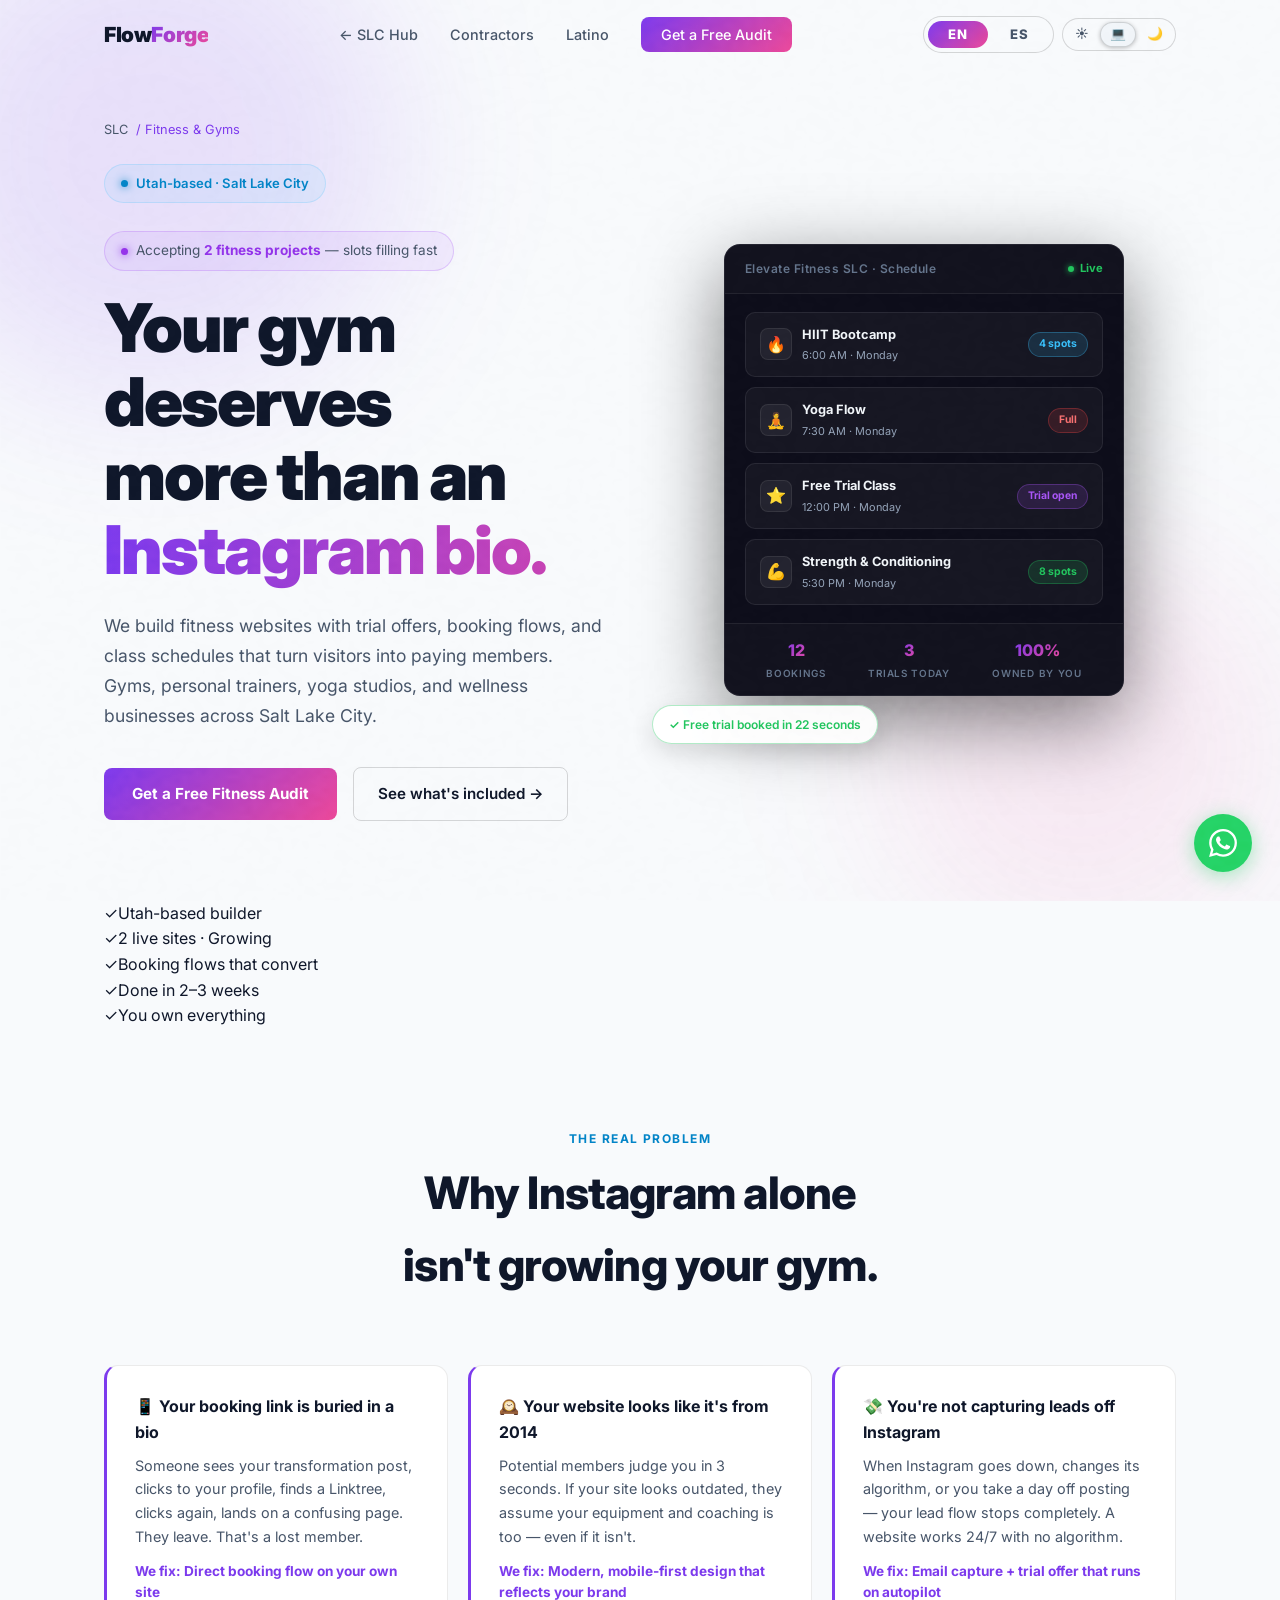
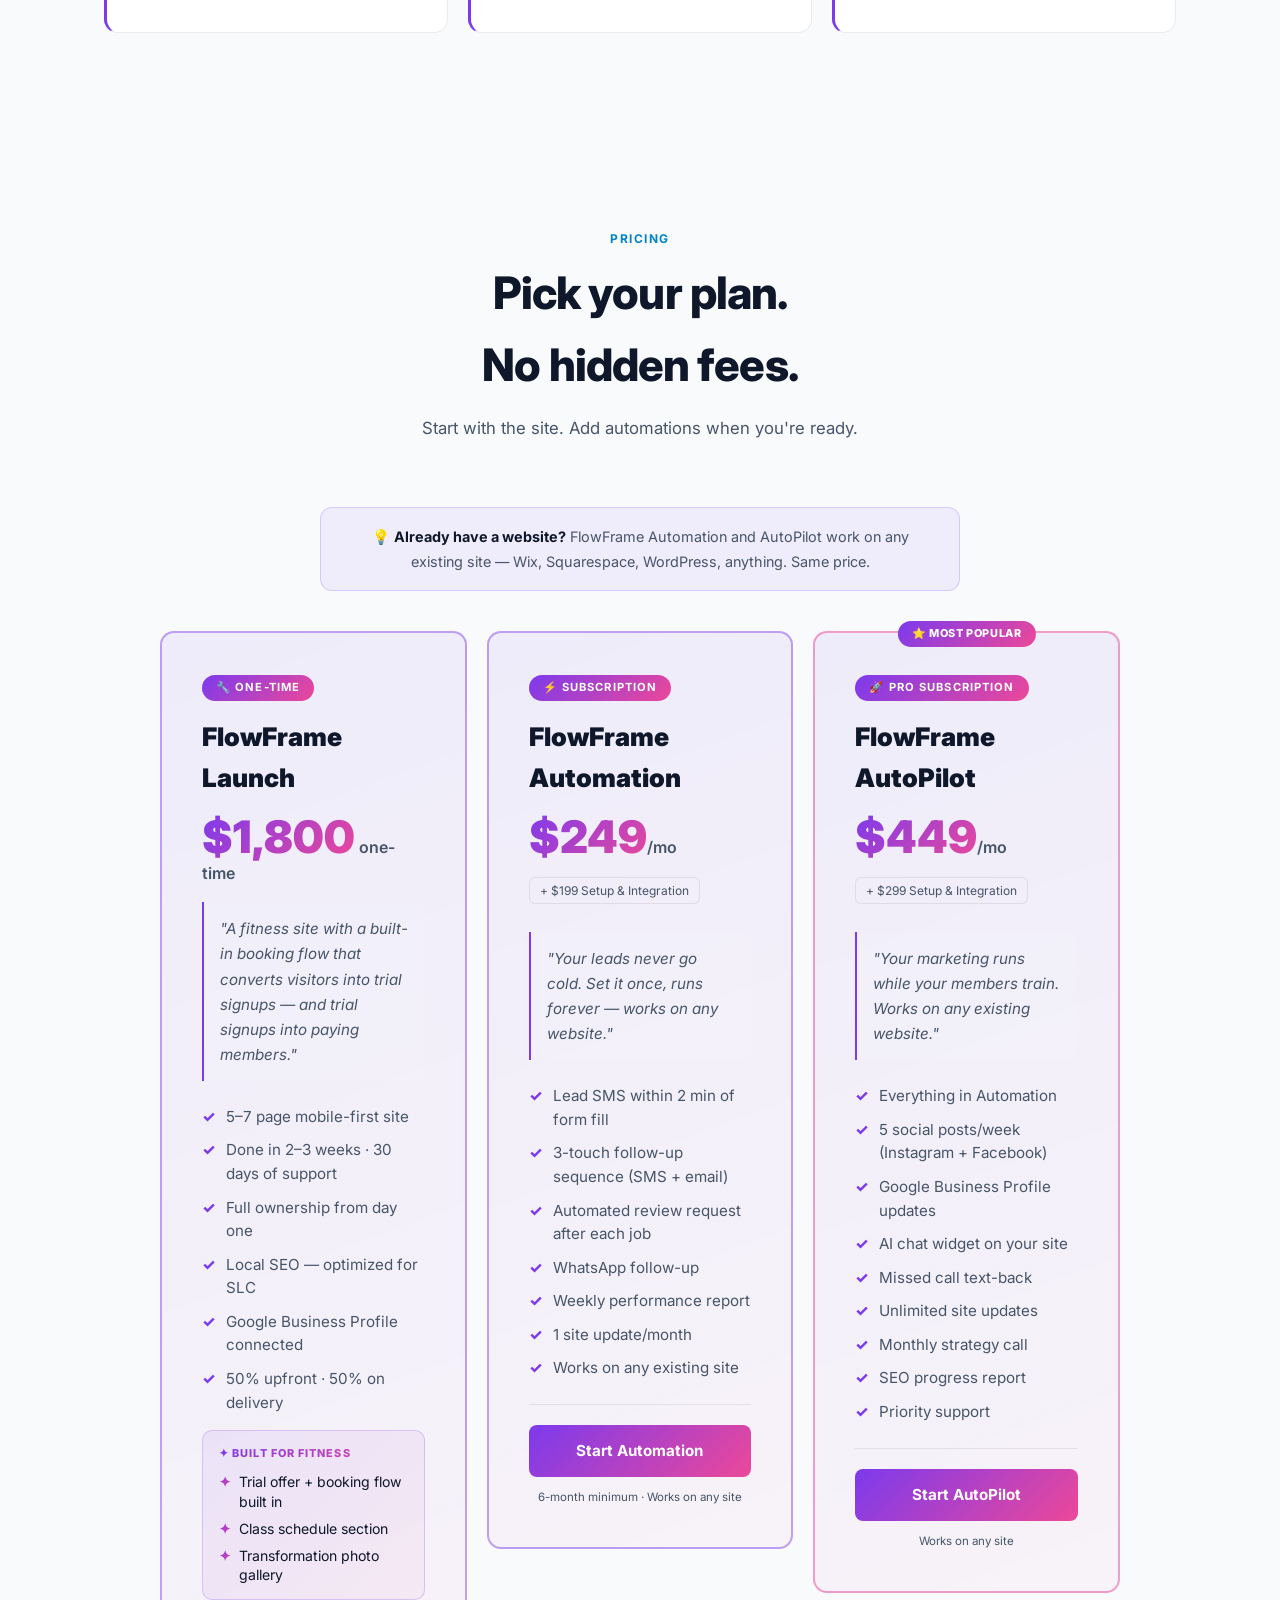
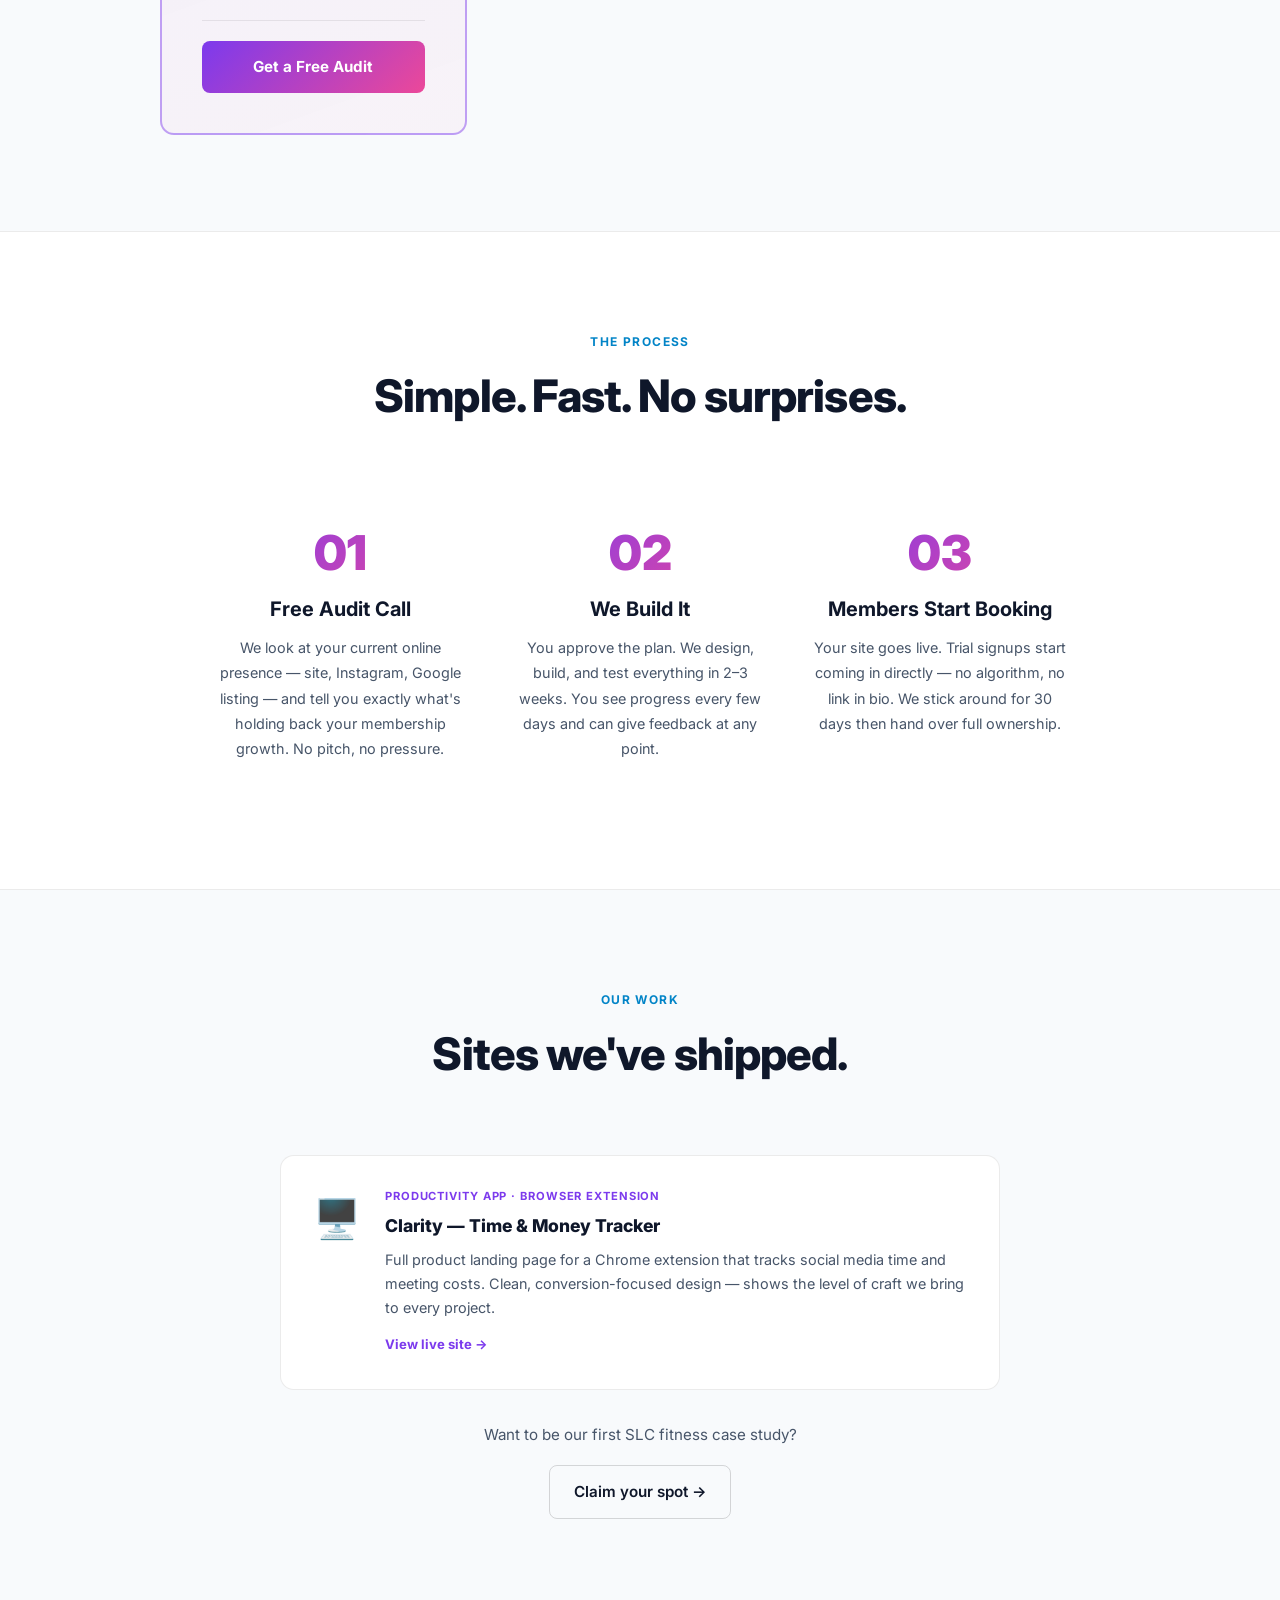
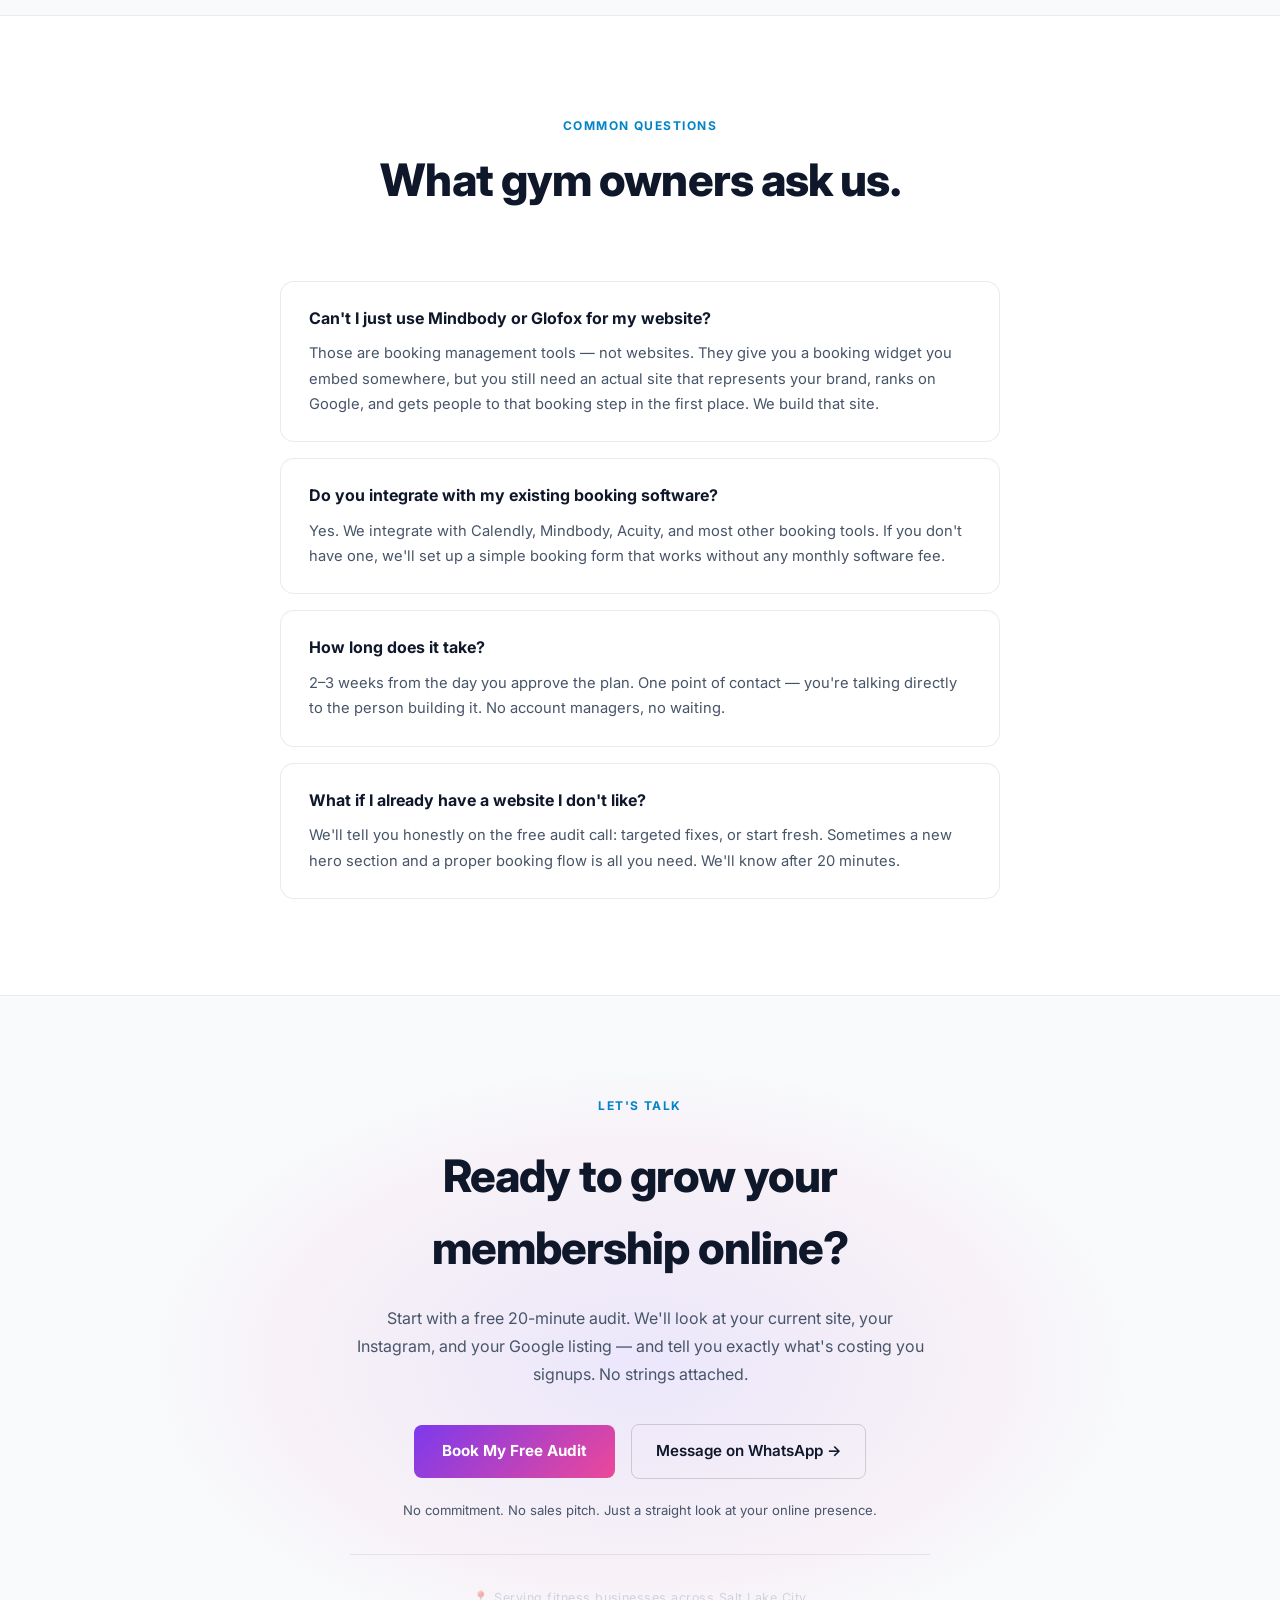
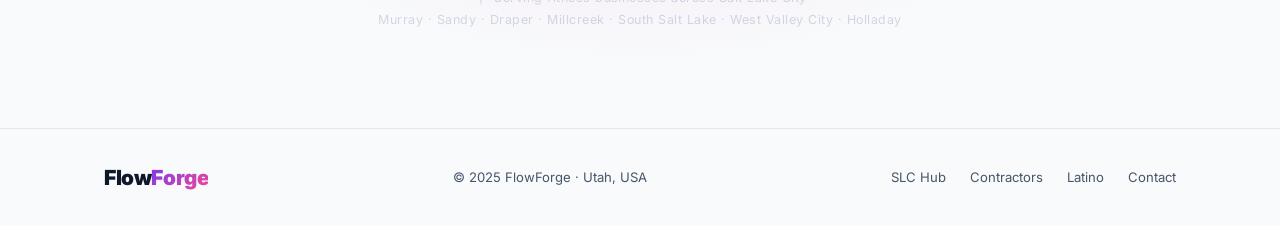
<file: slc/fitness.html>
<!DOCTYPE html>
<html lang="en" data-theme="auto">
<head>
  <script>(function(){var t=localStorage.getItem('ff_theme')||'auto';document.documentElement.setAttribute('data-theme',t);})();</script>
  <meta charset="UTF-8">
  <meta name="viewport" content="width=device-width, initial-scale=1.0">
  <title>Fitness & Gym Websites Salt Lake City — FlowForge</title>
  <meta name="description" content="FlowForge builds fitness and gym websites in Salt Lake City with trial offers, booking flows, and class schedules that convert visitors into paying members.">
  <link rel="preconnect" href="https://fonts.googleapis.com">
  <link rel="preconnect" href="https://fonts.gstatic.com" crossorigin>
  <link href="https://fonts.googleapis.com/css2?family=Inter:wght@300;400;500;600;700;800;900&display=swap" rel="stylesheet">
  <link rel="stylesheet" href="/style.css">
<style>
:root {
  --bg:#07070e;--surface:#0d0d1a;--surface-2:#111127;
  --blue:#38bdf8;--purple:#a855f7;
  --blue-dim:rgba(56,189,248,0.15);--purple-dim:rgba(168,85,247,0.15);
  --gradient:linear-gradient(135deg,#7c3aed,#ec4899);
  --accent:#7c3aed;--accent-dim:rgba(124,58,237,0.15);
  --text:#f1f5f9;--muted:#94a3b8;
  --border:rgba(255,255,255,0.07);--border-h:rgba(255,255,255,0.14);
  --radius:14px;--radius-sm:8px;--shadow:0 4px 24px rgba(0,0,0,0.4);
}
[data-theme="light"] {
  --bg:#f8fafc;--surface:#ffffff;--surface-2:#f1f5f9;
  --text:#0f172a;--muted:#64748b;
  --border:rgba(0,0,0,0.08);--border-h:rgba(0,0,0,0.15);
  --accent-dim:rgba(124,58,237,0.1);--shadow:0 4px 24px rgba(0,0,0,0.12);
  --gradient:linear-gradient(135deg,#7c3aed,#ec4899) !important;
}
@media (prefers-color-scheme:light) {
  [data-theme="auto"] {
    --bg:#f8fafc;--surface:#ffffff;--surface-2:#f1f5f9;
    --text:#0f172a;--muted:#64748b;
    --border:rgba(0,0,0,0.08);--border-h:rgba(0,0,0,0.15);
    --accent-dim:rgba(124,58,237,0.1);--shadow:0 4px 24px rgba(0,0,0,0.12);
    --gradient:linear-gradient(135deg,#7c3aed,#ec4899) !important;
  }
}
@keyframes slc-gradient-shift {
  0%,100%{background-position:0% 50%} 50%{background-position:100% 50%}
}
@keyframes slc-btn-glow {
  0%,100%{box-shadow:0 0 20px rgba(124,58,237,0.4),0 4px 24px rgba(236,72,153,0.25)}
  50%{box-shadow:0 0 32px rgba(124,58,237,0.6),0 4px 32px rgba(236,72,153,0.4)}
}
.gradient-text {
  background:linear-gradient(270deg,#7c3aed,#ec4899,#7c3aed) !important;
  background-size:300% 300% !important;
  -webkit-background-clip:text !important;
  -webkit-text-fill-color:transparent !important;
  background-clip:text !important;
  animation:slc-gradient-shift 4s ease infinite !important;
}
.btn-primary { animation:slc-btn-glow 3s ease infinite; }
.hero-orb-1 { background:rgba(124,58,237,0.13) !important; }
.hero-orb-2 { background:rgba(236,72,153,0.09) !important; }
.step-num { color:var(--accent); }

.nav-utils{display:flex;align-items:center;gap:8px;flex-shrink:0;}
.nav-lang-toggle{display:inline-flex;align-items:center;background:rgba(255,255,255,0.06);border:1px solid var(--border-h);border-radius:100px;padding:4px;gap:2px;}
.nav-lang-btn{padding:7px 20px;border-radius:100px;font-size:.82rem;font-weight:800;letter-spacing:.08em;border:none;cursor:pointer;background:transparent;color:var(--muted);font-family:inherit;transition:background .2s,color .2s;line-height:1;text-transform:uppercase;}
.nav-lang-btn.active{background:var(--gradient);color:#fff;}
#nav-lang-desktop{display:inline-flex;} .nav-lang-mobile{display:none !important;}
#theme-seg{display:inline-flex;} .theme-seg-mobile{display:none !important;}
#theme-seg .theme-seg-btn{padding:5px 9px;font-size:.8rem;}
.theme-seg{display:inline-flex;align-items:center;background:rgba(255,255,255,0.05);border:1px solid var(--border-h);border-radius:100px;padding:3px;gap:2px;}
.theme-seg-btn{padding:5px 11px;border-radius:100px;font-size:.72rem;font-weight:700;border:none;cursor:pointer;background:transparent;color:var(--muted);font-family:inherit;transition:background .2s,color .2s;white-space:nowrap;line-height:1;}
.theme-seg-btn.active{background:var(--surface-2);color:var(--text);border:1px solid var(--border-h);}
[data-theme="light"] .theme-seg-btn.active{background:rgba(0,0,0,0.08);}
@media (max-width:768px) {
  #nav-lang-desktop{display:none !important;} #theme-seg{display:none !important;}
  .nav-lang-mobile{display:inline-flex !important;} .theme-seg-mobile{display:inline-flex !important;}
  .nav-lang-mobile .nav-lang-btn{padding:5px 13px;font-size:.74rem;}
}
.nav-links{display:flex;align-items:center;gap:32px;list-style:none;}
@media (max-width:768px) {
  .nav-links{display:none !important;position:fixed;inset:0;flex-direction:column;align-items:center;justify-content:center;gap:32px;z-index:99;background:var(--bg);}
  .nav-links.open{display:flex !important;}
  .nav-links a{font-size:1.15rem;font-weight:600;color:var(--text);}
  .nav-links li{width:100%;text-align:center;display:flex;justify-content:center;}
  .hamburger{display:flex !important;z-index:100;}
}
.breadcrumb{display:flex;align-items:center;gap:8px;font-size:.8rem;color:var(--muted);margin-bottom:24px;}
.breadcrumb a{color:var(--muted);text-decoration:none;transition:color .2s;}
.breadcrumb a:hover{color:var(--accent);}
.breadcrumb span{color:var(--accent);}

.pain-grid{display:grid;grid-template-columns:repeat(3,1fr);gap:20px;margin-top:48px;}
.pain-card{background:var(--surface);border:1px solid var(--border);border-radius:var(--radius);padding:28px;border-left:3px solid var(--accent);}
.pain-card h3{font-size:1rem;color:var(--text);margin-bottom:8px;}
.pain-card p{font-size:.9rem;line-height:1.65;}
.pain-fix{margin-top:12px;font-size:.85rem;font-weight:700;color:var(--accent);}

.del-list-simple{list-style:none;display:flex;flex-direction:column;gap:10px;margin-top:24px;}
.del-list-simple li{font-size:.95rem;color:var(--muted);padding-left:24px;position:relative;line-height:1.55;}
.del-list-simple li::before{content:'✓';position:absolute;left:0;color:var(--accent);font-weight:800;}

.price-single{max-width:540px;margin:48px auto 0;background:linear-gradient(160deg,rgba(124,58,237,0.07),rgba(236,72,153,0.04));border:2px solid rgba(124,58,237,0.45);border-radius:var(--radius);padding:40px;position:relative;}
.price-tag{display:inline-block;font-size:.7rem;font-weight:700;letter-spacing:.1em;text-transform:uppercase;background:var(--gradient);color:#fff;padding:4px 14px;border-radius:100px;margin-bottom:16px;}
.price-name{font-size:1.6rem;font-weight:900;color:var(--text);margin-bottom:8px;}
.price-amount{font-size:2.8rem;font-weight:900;background:var(--gradient);-webkit-background-clip:text;-webkit-text-fill-color:transparent;background-clip:text;line-height:1;}
.price-period{font-size:1rem;font-weight:600;color:var(--muted);}
.price-desc{font-size:.95rem;color:var(--muted);line-height:1.65;margin:16px 0 24px;font-style:italic;padding:14px 16px;background:rgba(255,255,255,0.03);border-left:2px solid var(--accent);border-radius:0 var(--radius-sm) var(--radius-sm) 0;}

.proof-card{background:var(--surface);border:1px solid var(--border);border-radius:var(--radius);padding:32px;display:flex;gap:24px;align-items:flex-start;max-width:720px;margin:48px auto 0;}
.proof-emoji{font-size:2.4rem;flex-shrink:0;}
.proof-type{font-size:.7rem;font-weight:700;color:var(--accent);letter-spacing:.08em;text-transform:uppercase;margin-bottom:6px;}
.proof-title{font-size:1.1rem;font-weight:800;color:var(--text);margin-bottom:8px;}
.proof-desc{font-size:.9rem;line-height:1.65;margin-bottom:12px;}
.proof-link{font-size:.82rem;font-weight:700;color:var(--accent);text-decoration:none;}
.proof-link:hover{text-decoration:underline;}

.faq-list{max-width:720px;margin:0 auto;display:flex;flex-direction:column;gap:16px;}
.faq-item{background:var(--surface);border:1px solid var(--border);border-radius:var(--radius);padding:24px 28px;}
.faq-q{font-size:1rem;font-weight:700;color:var(--text);margin-bottom:10px;}
.faq-a{font-size:.92rem;line-height:1.72;}

.final-cta{text-align:center;position:relative;overflow:hidden;}
.final-cta-glow{position:absolute;width:1000px;height:600px;background:radial-gradient(ellipse,rgba(124,58,237,0.10) 0%,rgba(236,72,153,0.05) 50%,transparent 70%);top:50%;left:50%;transform:translate(-50%,-50%);pointer-events:none;}
.final-cta-inner{position:relative;z-index:1;max-width:580px;margin:0 auto;}
.final-micro{margin-top:20px;font-size:.82rem;color:var(--muted);}

/* Fitness-specific: booking visual */
.booking-preview{background:var(--surface);border:1px solid rgba(255,255,255,0.09);border-radius:16px;backdrop-filter:blur(24px);width:100%;max-width:380px;overflow:hidden;box-shadow:0 8px 40px rgba(0,0,0,0.08),0 0 0 1px rgba(124,58,237,0.06);}
.booking-header{padding:14px 20px;border-bottom:1px solid var(--border);background:rgba(255,255,255,0.02);display:flex;align-items:center;justify-content:space-between;}
.booking-title{font-size:.75rem;color:var(--muted);font-weight:600;letter-spacing:.04em;}
.booking-live{display:flex;align-items:center;gap:6px;font-size:.7rem;font-weight:700;color:#22c55e;}
.booking-dot{width:6px;height:6px;background:#22c55e;border-radius:50%;box-shadow:0 0 6px #22c55e;animation:pulse-dot 1.5s ease infinite;}
@keyframes pulse-dot{0%,100%{opacity:1}50%{opacity:.4}}
.booking-body{padding:16px 20px;display:flex;flex-direction:column;gap:8px;}
.booking-slot{display:flex;align-items:center;justify-content:space-between;padding:10px 14px;background:rgba(255,255,255,0.03);border:1px solid var(--border);border-radius:10px;}
.booking-time{font-size:.82rem;font-weight:700;color:var(--text);}
.booking-class{font-size:.72rem;color:var(--muted);}
.booking-pill{font-size:.65rem;font-weight:700;padding:3px 10px;border-radius:100px;}
.pill-open{background:rgba(124,58,237,0.12);color:#a78bfa;border:1px solid rgba(124,58,237,0.25);}
.pill-full{background:rgba(236,72,153,0.12);color:#f9a8d4;border:1px solid rgba(236,72,153,0.25);}
.pill-trial{background:rgba(34,197,94,0.12);color:#22c55e;border:1px solid rgba(34,197,94,0.25);}
.booking-footer{padding:14px 20px;border-top:1px solid var(--border);background:rgba(255,255,255,0.02);text-align:center;}
.booking-cta{display:inline-block;font-size:.82rem;font-weight:800;background:var(--gradient);color:#fff;padding:10px 24px;border-radius:100px;text-decoration:none;}

@media (max-width:768px) {
  .pain-grid{grid-template-columns:1fr;}
  .proof-card{flex-direction:column;gap:16px;}
  .price-single{padding:28px 20px;}
  .hero-ctas .btn-primary,.hero-ctas .btn-ghost{width:100%;justify-content:center;}
  .pricing-grid{grid-template-columns:1fr !important;}
}
[data-theme="light"] .booking-preview{background:rgba(255,255,255,0.95);border-color:rgba(0,0,0,0.08);box-shadow:0 8px 40px rgba(0,0,0,0.08);}
[data-theme="light"] .booking-slot{background:rgba(0,0,0,0.02);border-color:rgba(0,0,0,0.06);}
@media (prefers-color-scheme:light) {
  [data-theme="auto"] .booking-preview{background:rgba(255,255,255,0.95);border-color:rgba(0,0,0,0.08);box-shadow:0 8px 40px rgba(0,0,0,0.08);}
  [data-theme="auto"] .booking-slot{background:rgba(0,0,0,0.02);border-color:rgba(0,0,0,0.06);}
}
</style>
</head>
<body>

<nav class="nav" id="nav">
  <div class="container nav-inner">
    <a href="/" class="logo">Flow<span>Forge</span></a>
    <ul class="nav-links" id="nav-links">
      <li><a href="/slc">← SLC Hub</a></li>
      <li><a href="/slc/contractors">Contractors</a></li>
      <li><a href="/slc/latino">Latino</a></li>
      <li><a href="#contact" class="btn-nav">Get a Free Audit</a></li>
    </ul>
    <div class="nav-utils">
      <div class="nav-lang-toggle" id="nav-lang-desktop">
        <button class="nav-lang-btn active" id="nav-btn-en" onclick="setLang('en')">EN</button>
        <button class="nav-lang-btn" id="nav-btn-es" onclick="setLang('es')">ES</button>
      </div>
      <div class="theme-seg" id="theme-seg">
        <button class="theme-seg-btn" data-theme-key="light" onclick="setTheme('light')">☀️</button>
        <button class="theme-seg-btn active" data-theme-key="auto" onclick="setTheme('auto')">💻</button>
        <button class="theme-seg-btn" data-theme-key="dark" onclick="setTheme('dark')">🌙</button>
      </div>
      <div class="nav-lang-toggle nav-lang-mobile">
        <button class="nav-lang-btn active" id="nav-btn-en-m" onclick="setLang('en')">EN</button>
        <button class="nav-lang-btn" id="nav-btn-es-m" onclick="setLang('es')">ES</button>
      </div>
      <div class="theme-seg theme-seg-mobile" id="theme-seg-mobile">
        <button class="theme-seg-btn" data-theme-key="light" onclick="setTheme('light')">☀️</button>
        <button class="theme-seg-btn active" data-theme-key="auto" onclick="setTheme('auto')">💻</button>
        <button class="theme-seg-btn" data-theme-key="dark" onclick="setTheme('dark')">🌙</button>
      </div>
      <button class="hamburger" id="hamburger" aria-label="Menu"><span></span><span></span><span></span></button>
    </div>
  </div>
</nav>

<!-- HERO -->
<section class="hero">
  <div class="hero-orb hero-orb-1"></div>
  <div class="hero-orb hero-orb-2"></div>
  <div class="container hero-layout">
    <div class="hero-text">
      <div class="breadcrumb">
        <a href="/slc">SLC</a>
        <span>/ Fitness & Gyms</span>
      </div>
      <div class="badge reveal"><span class="badge-dot"></span><span>Utah-based · Salt Lake City</span></div>
      <div class="urgency-badge reveal"><span class="urgency-dot"></span><span>Accepting <strong>2 fitness projects</strong> — slots filling fast</span></div>
      <h1 class="reveal reveal-delay-1">Your gym deserves<br>more than an <span class="gradient-text">Instagram bio.</span></h1>
      <p class="hero-sub reveal reveal-delay-2">We build fitness websites with trial offers, booking flows, and class schedules that turn visitors into paying members. Gyms, personal trainers, yoga studios, and wellness businesses across Salt Lake City.</p>
      <div class="hero-ctas reveal reveal-delay-3">
        <a href="#contact" class="btn-primary">Get a Free Fitness Audit</a>
        <a href="#what-you-get" class="btn-ghost">See what's included →</a>
      </div>
    </div>
    <div class="hero-visual">
      <!-- Fitness hero card — inline styles only -->
      <div id="fitness-card" style="background:#0d0d1a;border:1px solid rgba(255,255,255,0.09);border-radius:16px;width:100%;max-width:400px;box-shadow:0 24px 80px rgba(0,0,0,0.5);overflow:hidden;font-family:inherit;">
        <!-- header -->
        <div style="display:flex;align-items:center;justify-content:space-between;padding:14px 20px;border-bottom:1px solid rgba(255,255,255,0.07);background:rgba(255,255,255,0.02);">
          <span style="font-size:.75rem;color:#64748b;font-weight:600;letter-spacing:.04em;">Elevate Fitness SLC · Schedule</span>
          <span style="display:flex;align-items:center;gap:6px;font-size:.7rem;font-weight:700;color:#22c55e;">
            <span style="width:6px;height:6px;background:#22c55e;border-radius:50%;box-shadow:0 0 6px #22c55e;display:inline-block;animation:pulse-dot 1.5s ease infinite;flex-shrink:0;"></span>Live
          </span>
        </div>
        <!-- body -->
        <div style="padding:18px 20px;display:flex;flex-direction:column;gap:10px;">
          <!-- row 1 -->
          <div style="display:flex;align-items:center;gap:10px;padding:12px 14px;background:rgba(255,255,255,0.04);border:1px solid rgba(255,255,255,0.08);border-radius:10px;">
            <div style="font-size:1rem;width:32px;height:32px;background:rgba(255,255,255,0.06);border:1px solid rgba(255,255,255,0.08);border-radius:8px;display:flex;align-items:center;justify-content:center;flex-shrink:0;">🔥</div>
            <div style="flex:1;min-width:0;">
              <div style="font-size:.8rem;font-weight:700;color:#f1f5f9;">HIIT Bootcamp</div>
              <div style="font-size:.68rem;color:#94a3b8;margin-top:2px;">6:00 AM · Monday</div>
            </div>
            <span style="font-size:.65rem;font-weight:700;padding:3px 10px;border-radius:100px;flex-shrink:0;background:rgba(56,189,248,0.15);color:#38bdf8;border:1px solid rgba(56,189,248,0.3);">4 spots</span>
          </div>
          <!-- row 2 -->
          <div style="display:flex;align-items:center;gap:10px;padding:12px 14px;background:rgba(255,255,255,0.04);border:1px solid rgba(255,255,255,0.08);border-radius:10px;">
            <div style="font-size:1rem;width:32px;height:32px;background:rgba(255,255,255,0.06);border:1px solid rgba(255,255,255,0.08);border-radius:8px;display:flex;align-items:center;justify-content:center;flex-shrink:0;">🧘</div>
            <div style="flex:1;min-width:0;">
              <div style="font-size:.8rem;font-weight:700;color:#f1f5f9;">Yoga Flow</div>
              <div style="font-size:.68rem;color:#94a3b8;margin-top:2px;">7:30 AM · Monday</div>
            </div>
            <span style="font-size:.65rem;font-weight:700;padding:3px 10px;border-radius:100px;flex-shrink:0;background:rgba(239,68,68,0.15);color:#f87171;border:1px solid rgba(239,68,68,0.3);">Full</span>
          </div>
          <!-- row 3 -->
          <div style="display:flex;align-items:center;gap:10px;padding:12px 14px;background:rgba(255,255,255,0.04);border:1px solid rgba(255,255,255,0.08);border-radius:10px;">
            <div style="font-size:1rem;width:32px;height:32px;background:rgba(255,255,255,0.06);border:1px solid rgba(255,255,255,0.08);border-radius:8px;display:flex;align-items:center;justify-content:center;flex-shrink:0;">⭐</div>
            <div style="flex:1;min-width:0;">
              <div style="font-size:.8rem;font-weight:700;color:#f1f5f9;">Free Trial Class</div>
              <div style="font-size:.68rem;color:#94a3b8;margin-top:2px;">12:00 PM · Monday</div>
            </div>
            <span style="font-size:.65rem;font-weight:700;padding:3px 10px;border-radius:100px;flex-shrink:0;background:rgba(168,85,247,0.15);color:#a855f7;border:1px solid rgba(168,85,247,0.3);">Trial open</span>
          </div>
          <!-- row 4 -->
          <div style="display:flex;align-items:center;gap:10px;padding:12px 14px;background:rgba(255,255,255,0.04);border:1px solid rgba(255,255,255,0.08);border-radius:10px;">
            <div style="font-size:1rem;width:32px;height:32px;background:rgba(255,255,255,0.06);border:1px solid rgba(255,255,255,0.08);border-radius:8px;display:flex;align-items:center;justify-content:center;flex-shrink:0;">💪</div>
            <div style="flex:1;min-width:0;">
              <div style="font-size:.8rem;font-weight:700;color:#f1f5f9;">Strength & Conditioning</div>
              <div style="font-size:.68rem;color:#94a3b8;margin-top:2px;">5:30 PM · Monday</div>
            </div>
            <span style="font-size:.65rem;font-weight:700;padding:3px 10px;border-radius:100px;flex-shrink:0;background:rgba(34,197,94,0.15);color:#22c55e;border:1px solid rgba(34,197,94,0.3);">8 spots</span>
          </div>
        </div>
        <!-- footer -->
        <div style="display:flex;justify-content:space-around;padding:14px 20px;border-top:1px solid rgba(255,255,255,0.07);background:rgba(255,255,255,0.02);">
          <div style="display:flex;flex-direction:column;align-items:center;gap:2px;">
            <span style="font-size:1rem;font-weight:800;background:linear-gradient(135deg,#7c3aed,#ec4899);-webkit-background-clip:text;-webkit-text-fill-color:transparent;background-clip:text;">12</span>
            <span style="font-size:.62rem;color:#64748b;font-weight:600;text-transform:uppercase;letter-spacing:.07em;">Bookings</span>
          </div>
          <div style="display:flex;flex-direction:column;align-items:center;gap:2px;">
            <span style="font-size:1rem;font-weight:800;background:linear-gradient(135deg,#7c3aed,#ec4899);-webkit-background-clip:text;-webkit-text-fill-color:transparent;background-clip:text;">3</span>
            <span style="font-size:.62rem;color:#64748b;font-weight:600;text-transform:uppercase;letter-spacing:.07em;">Trials Today</span>
          </div>
          <div style="display:flex;flex-direction:column;align-items:center;gap:2px;">
            <span style="font-size:1rem;font-weight:800;background:linear-gradient(135deg,#7c3aed,#ec4899);-webkit-background-clip:text;-webkit-text-fill-color:transparent;background-clip:text;">100%</span>
            <span style="font-size:.62rem;color:#64748b;font-weight:600;text-transform:uppercase;letter-spacing:.07em;">Owned by You</span>
          </div>
        </div>
      </div>
      <div class="hv-badge hv-badge-1" style="top:auto;right:auto;bottom:-16px;left:-20px;">✓ Free trial booked in 22 seconds</div>
    </div>
  </div>
</section>

<!-- TRUST BAR -->
<div class="trust-bar">
  <div class="container trust-inner">
    <div class="trust-item"><span class="trust-check">✓</span><span>Utah-based builder</span></div>
    <div class="trust-div"></div>
    <div class="trust-item"><span class="trust-check">✓</span><span>2 live sites · Growing</span></div>
    <div class="trust-div"></div>
    <div class="trust-item"><span class="trust-check">✓</span><span>Booking flows that convert</span></div>
    <div class="trust-div"></div>
    <div class="trust-item"><span class="trust-check">✓</span><span>Done in 2–3 weeks</span></div>
    <div class="trust-div"></div>
    <div class="trust-item"><span class="trust-check">✓</span><span>You own everything</span></div>
  </div>
</div>

<!-- PAIN POINTS -->
<section class="section">
  <div class="container">
    <div class="section-header reveal">
      <span class="label">The real problem</span>
      <h2>Why Instagram alone<br>isn't growing your gym.</h2>
    </div>
    <div class="pain-grid">
      <div class="pain-card reveal">
        <h3>📱 Your booking link is buried in a bio</h3>
        <p>Someone sees your transformation post, clicks to your profile, finds a Linktree, clicks again, lands on a confusing page. They leave. That's a lost member.</p>
        <div class="pain-fix">We fix: Direct booking flow on your own site</div>
      </div>
      <div class="pain-card reveal">
        <h3>🕰️ Your website looks like it's from 2014</h3>
        <p>Potential members judge you in 3 seconds. If your site looks outdated, they assume your equipment and coaching is too — even if it isn't.</p>
        <div class="pain-fix">We fix: Modern, mobile-first design that reflects your brand</div>
      </div>
      <div class="pain-card reveal">
        <h3>💸 You're not capturing leads off Instagram</h3>
        <p>When Instagram goes down, changes its algorithm, or you take a day off posting — your lead flow stops completely. A website works 24/7 with no algorithm.</p>
        <div class="pain-fix">We fix: Email capture + trial offer that runs on autopilot</div>
      </div>
    </div>
  </div>
</section>

<!-- WHAT YOU GET -->

<!-- PRICING -->
<section class="section" id="pricing">
  <div class="container">
    <div class="section-header reveal">
      <span class="label">Pricing</span>
      <h2>Pick your plan.<br>No hidden fees.</h2>
      <p>Start with the site. Add automations when you're ready.</p>
    </div>
    <div style="max-width:640px;margin:0 auto 40px;text-align:center;padding:16px 24px;background:rgba(124,58,237,0.07);border:1px solid rgba(124,58,237,0.2);border-radius:12px;" class="reveal">
      <p style="font-size:.9rem;color:var(--muted);margin:0;">💡 <strong style="color:var(--text);">Already have a website?</strong> FlowFrame Automation and AutoPilot work on any existing site — Wix, Squarespace, WordPress, anything. Same price.</p>
    </div>
    <div style="display:grid;grid-template-columns:repeat(3,1fr);gap:20px;max-width:960px;margin:0 auto;" class="pricing-grid">

      <!-- FlowFrame Launch -->
      <div class="price-single reveal" style="margin:0;max-width:none;">
        <div class="price-tag">🔧 One-Time</div>
        <div class="price-name">FlowFrame Launch</div>
        <div style="margin:16px 0;"><span class="price-amount">$1,800</span><span class="price-period"> one-time</span></div>
        <div class="price-desc">"A fitness site with a built-in booking flow that converts visitors into trial signups — and trial signups into paying members."</div>
        <ul class="del-list-simple">
          <li>5–7 page mobile-first site</li>
          <li>Done in 2–3 weeks · 30 days of support</li>
          <li>Full ownership from day one</li>
          <li>Local SEO — optimized for SLC</li>
          <li>Google Business Profile connected</li>
          <li>50% upfront · 50% on delivery</li>
        </ul>
        <!-- Fitness-specific extras -->
        <div style="margin-top:16px;padding:14px 16px;background:linear-gradient(135deg,rgba(124,58,237,0.08),rgba(236,72,153,0.05));border:1px solid rgba(124,58,237,0.22);border-radius:10px;">
          <div style="font-size:.68rem;font-weight:800;letter-spacing:.1em;text-transform:uppercase;background:linear-gradient(135deg,#7c3aed,#ec4899);-webkit-background-clip:text;-webkit-text-fill-color:transparent;background-clip:text;margin-bottom:10px;">✦ Built for fitness</div>
          <ul style="list-style:none;margin:0;padding:0;display:flex;flex-direction:column;gap:7px;">
            <li style="font-size:.88rem;color:var(--text);padding-left:20px;position:relative;line-height:1.4;"><span style="position:absolute;left:0;background:linear-gradient(135deg,#7c3aed,#ec4899);-webkit-background-clip:text;-webkit-text-fill-color:transparent;background-clip:text;font-weight:800;">✦</span>Trial offer + booking flow built in</li>
            <li style="font-size:.88rem;color:var(--text);padding-left:20px;position:relative;line-height:1.4;"><span style="position:absolute;left:0;background:linear-gradient(135deg,#7c3aed,#ec4899);-webkit-background-clip:text;-webkit-text-fill-color:transparent;background-clip:text;font-weight:800;">✦</span>Class schedule section</li>
            <li style="font-size:.88rem;color:var(--text);padding-left:20px;position:relative;line-height:1.4;"><span style="position:absolute;left:0;background:linear-gradient(135deg,#7c3aed,#ec4899);-webkit-background-clip:text;-webkit-text-fill-color:transparent;background-clip:text;font-weight:800;">✦</span>Transformation photo gallery</li>
          </ul>
        </div>
        <div style="margin-top:20px;padding-top:20px;border-top:1px solid var(--border);">
          <a href="#contact" class="btn-primary" style="text-align:center;display:block;">Get a Free Audit</a>
        </div>
      </div>

      <!-- FlowFrame Automation -->
      <div class="price-single reveal reveal-delay-1" style="margin:0;max-width:none;">
        <div class="price-tag">⚡ Subscription</div>
        <div class="price-name">FlowFrame Automation</div>
        <div style="margin:16px 0;"><span class="price-amount">$249</span><span class="price-period">/mo</span></div>
        <div style="display:inline-block;font-size:.75rem;color:var(--muted);background:rgba(255,255,255,0.04);border:1px solid var(--border);border-radius:6px;padding:3px 10px;margin-bottom:12px;">+ $199 Setup & Integration</div>
        <div class="price-desc">"Your leads never go cold. Set it once, runs forever — works on any website."</div>
        <ul class="del-list-simple">
          <li>Lead SMS within 2 min of form fill</li>
          <li>3-touch follow-up sequence (SMS + email)</li>
          <li>Automated review request after each job</li>
          <li>WhatsApp follow-up</li>
          <li>Weekly performance report</li>
          <li>1 site update/month</li>
          <li>Works on any existing site</li>
        </ul>
        <div style="margin-top:24px;padding-top:20px;border-top:1px solid var(--border);">
          <a href="#contact" class="btn-primary" style="text-align:center;display:block;">Start Automation</a>
          <p style="font-size:.72rem;color:var(--muted);text-align:center;margin-top:10px;">6-month minimum · Works on any site</p>
        </div>
      </div>

      <!-- FlowFrame AutoPilot -->
      <div class="price-single reveal reveal-delay-2" style="margin:0;max-width:none;border-color:rgba(236,72,153,0.5);position:relative;">
        <div style="position:absolute;top:-12px;left:50%;transform:translateX(-50%);background:linear-gradient(135deg,#7c3aed,#ec4899);color:#fff;font-size:.68rem;font-weight:800;padding:4px 14px;border-radius:100px;white-space:nowrap;letter-spacing:.06em;">⭐ MOST POPULAR</div>
        <div class="price-tag">🚀 Pro Subscription</div>
        <div class="price-name">FlowFrame AutoPilot</div>
        <div style="margin:16px 0;"><span class="price-amount">$449</span><span class="price-period">/mo</span></div>
        <div style="display:inline-block;font-size:.75rem;color:var(--muted);background:rgba(255,255,255,0.04);border:1px solid var(--border);border-radius:6px;padding:3px 10px;margin-bottom:12px;">+ $299 Setup & Integration</div>
        <div class="price-desc">"Your marketing runs while your members train. Works on any existing website."</div>
        <ul class="del-list-simple">
          <li>Everything in Automation</li>
          <li>5 social posts/week (Instagram + Facebook)</li>
          <li>Google Business Profile updates</li>
          <li>AI chat widget on your site</li>
          <li>Missed call text-back</li>
          <li>Unlimited site updates</li>
          <li>Monthly strategy call</li>
          <li>SEO progress report</li>
          <li>Priority support</li>
        </ul>
        <div style="margin-top:24px;padding-top:20px;border-top:1px solid var(--border);">
          <a href="#contact" class="btn-primary" style="text-align:center;display:block;">Start AutoPilot</a>
          <p style="font-size:.72rem;color:var(--muted);text-align:center;margin-top:10px;">Works on any site</p>
        </div>
      </div>

    </div>
  </div>
</section>

<!-- PROCESS -->
<section class="section" style="background:var(--surface);border-top:1px solid var(--border);border-bottom:1px solid var(--border);">
  <div class="container">
    <div class="section-header reveal">
      <span class="label">The process</span>
      <h2>Simple. Fast. No surprises.</h2>
    </div>
    <div class="steps" style="max-width:960px;margin:48px auto 0;">
      <div class="step reveal">
        <div class="step-num">01</div>
        <div class="step-content">
          <h3 class="step-title">Free Audit Call</h3>
          <p class="step-desc">We look at your current online presence — site, Instagram, Google listing — and tell you exactly what's holding back your membership growth. No pitch, no pressure.</p>
        </div>
      </div>
      <div class="step reveal">
        <div class="step-num">02</div>
        <div class="step-content">
          <h3 class="step-title">We Build It</h3>
          <p class="step-desc">You approve the plan. We design, build, and test everything in 2–3 weeks. You see progress every few days and can give feedback at any point.</p>
        </div>
      </div>
      <div class="step reveal">
        <div class="step-num">03</div>
        <div class="step-content">
          <h3 class="step-title">Members Start Booking</h3>
          <p class="step-desc">Your site goes live. Trial signups start coming in directly — no algorithm, no link in bio. We stick around for 30 days then hand over full ownership.</p>
        </div>
      </div>
    </div>
  </div>
</section>

<!-- PROOF -->
<section class="section">
  <div class="container">
    <div class="section-header reveal">
      <span class="label">Our work</span>
      <h2>Sites we've shipped.</h2>
    </div>
    <div class="proof-card reveal">
      <div class="proof-emoji">🖥️</div>
      <div>
        <div class="proof-type">Productivity App · Browser Extension</div>
        <div class="proof-title">Clarity — Time & Money Tracker</div>
        <p class="proof-desc">Full product landing page for a Chrome extension that tracks social media time and meeting costs. Clean, conversion-focused design — shows the level of craft we bring to every project.</p>
        <a href="https://clarity-five-sable.vercel.app/" target="_blank" rel="noopener" class="proof-link">View live site →</a>
      </div>
    </div>
    <div style="text-align:center;margin-top:32px;" class="reveal">
      <p style="font-size:.95rem;color:var(--muted);margin-bottom:16px;">Want to be our first SLC fitness case study?</p>
      <a href="#contact" class="btn-ghost">Claim your spot →</a>
    </div>
  </div>
</section>

<!-- FAQ -->
<section class="section" style="background:var(--surface);border-top:1px solid var(--border);border-bottom:1px solid var(--border);">
  <div class="container">
    <div class="section-header reveal">
      <span class="label">Common questions</span>
      <h2>What gym owners ask us.</h2>
    </div>
    <div class="faq-list" style="margin-top:48px;">
      <div class="faq-item reveal">
        <div class="faq-q">Can't I just use Mindbody or Glofox for my website?</div>
        <div class="faq-a">Those are booking management tools — not websites. They give you a booking widget you embed somewhere, but you still need an actual site that represents your brand, ranks on Google, and gets people to that booking step in the first place. We build that site.</div>
      </div>
      <div class="faq-item reveal">
        <div class="faq-q">Do you integrate with my existing booking software?</div>
        <div class="faq-a">Yes. We integrate with Calendly, Mindbody, Acuity, and most other booking tools. If you don't have one, we'll set up a simple booking form that works without any monthly software fee.</div>
      </div>
      <div class="faq-item reveal">
        <div class="faq-q">How long does it take?</div>
        <div class="faq-a">2–3 weeks from the day you approve the plan. One point of contact — you're talking directly to the person building it. No account managers, no waiting.</div>
      </div>
      <div class="faq-item reveal">
        <div class="faq-q">What if I already have a website I don't like?</div>
        <div class="faq-a">We'll tell you honestly on the free audit call: targeted fixes, or start fresh. Sometimes a new hero section and a proper booking flow is all you need. We'll know after 20 minutes.</div>
      </div>
    </div>
  </div>
</section>

<!-- FINAL CTA -->
<section id="contact" class="section final-cta">
  <div class="final-cta-glow"></div>
  <div class="container">
    <div class="final-cta-inner reveal">
      <span class="label">Let's talk</span>
      <h2 style="margin:16px 0 20px;">Ready to grow your<br>membership online?</h2>
      <p style="font-size:1rem;margin-bottom:36px;">Start with a free 20-minute audit. We'll look at your current site, your Instagram, and your Google listing — and tell you exactly what's costing you signups. No strings attached.</p>
      <div style="display:flex;align-items:center;justify-content:center;gap:16px;flex-wrap:wrap;">
        <a href="mailto:hello@flowforge.com?subject=Free Fitness Site Audit — SLC" class="btn-primary">Book My Free Audit</a>
        <a href="https://wa.me/16032059425?text=Hi%20FlowForge!%20I%20run%20a%20fitness%20business%20in%20SLC%20and%20I%27d%20like%20a%20free%20site%20audit." target="_blank" rel="noopener" class="btn-ghost">Message on WhatsApp →</a>
      </div>
      <p class="final-micro">No commitment. No sales pitch. Just a straight look at your online presence.</p>
      <div style="margin-top:32px;padding-top:32px;border-top:1px solid var(--border);font-size:.78rem;color:rgba(148,163,184,0.4);letter-spacing:.04em;line-height:1.8;text-align:center;">
        📍 Serving fitness businesses across Salt Lake City<br>
        Murray · Sandy · Draper · Millcreek · South Salt Lake · West Valley City · Holladay
      </div>
    </div>
  </div>
</section>

<footer class="footer">
  <div class="container footer-inner">
    <a href="/" class="logo">Flow<span>Forge</span></a>
    <p class="footer-copy">© 2025 FlowForge · Utah, USA</p>
    <div class="footer-links">
      <a href="/slc">SLC Hub</a>
      <a href="/slc/contractors">Contractors</a>
      <a href="/slc/latino">Latino</a>
      <a href="#contact">Contact</a>
    </div>
  </div>
</footer>

<a href="https://wa.me/16032059425?text=Hi%20FlowForge!" class="whatsapp-btn" target="_blank" rel="noopener" aria-label="WhatsApp">
  <svg viewBox="0 0 24 24" fill="currentColor" width="28" height="28"><path d="M17.472 14.382c-.297-.149-1.758-.867-2.03-.967-.273-.099-.471-.148-.67.15-.197.297-.767.966-.94 1.164-.173.199-.347.223-.644.075-.297-.15-1.255-.463-2.39-1.475-.883-.788-1.48-1.761-1.653-2.059-.173-.297-.018-.458.13-.606.134-.133.298-.347.446-.52.149-.174.198-.298.298-.497.099-.198.05-.371-.025-.52-.075-.149-.669-1.612-.916-2.207-.242-.579-.487-.5-.669-.51-.173-.008-.371-.01-.57-.01-.198 0-.52.074-.792.372-.272.297-1.04 1.016-1.04 2.479 0 1.462 1.065 2.875 1.213 3.074.149.198 2.096 3.2 5.077 4.487.709.306 1.262.489 1.694.625.712.227 1.36.195 1.871.118.571-.085 1.758-.719 2.006-1.413.248-.694.248-1.289.173-1.413-.074-.124-.272-.198-.57-.347m-5.421 7.403h-.004a9.87 9.87 0 01-5.031-1.378l-.361-.214-3.741.982.998-3.648-.235-.374a9.86 9.86 0 01-1.51-5.26c.001-5.45 4.436-9.884 9.888-9.884 2.64 0 5.122 1.03 6.988 2.898a9.825 9.825 0 012.893 6.994c-.003 5.45-4.437 9.884-9.885 9.884m8.413-18.297A11.815 11.815 0 0012.05 0C5.495 0 .16 5.335.157 11.892c0 2.096.547 4.142 1.588 5.945L.057 24l6.305-1.654a11.882 11.882 0 005.683 1.448h.005c6.554 0 11.89-5.335 11.893-11.893a11.821 11.821 0 00-3.48-8.413z"/></svg>
</a>

<script src="/script.js"></script>
<script>
var savedTheme = localStorage.getItem('ff_theme') || 'auto';
function setTheme(key) {
  localStorage.setItem('ff_theme', key);
  document.documentElement.setAttribute('data-theme', key);
  document.querySelectorAll('.theme-seg-btn').forEach(function(b) {
    b.classList.toggle('active', b.dataset.themeKey === key);
  });
}
setTheme(savedTheme);

var currentLang = localStorage.getItem('ff_lang') || 'en';
function setLang(lang) {
  localStorage.setItem('ff_lang', lang);
  currentLang = lang;
  ['nav-btn-en','nav-btn-en-m'].forEach(function(id) { var el=document.getElementById(id); if(el) el.classList.toggle('active', lang==='en'); });
  ['nav-btn-es','nav-btn-es-m'].forEach(function(id) { var el=document.getElementById(id); if(el) el.classList.toggle('active', lang==='es'); });
}
setLang(currentLang);

(function() {
  var btn = document.querySelector('.hero-ctas .btn-primary');
  if (!btn) return;
  btn.addEventListener('mousemove', function(e) { var r=btn.getBoundingClientRect(); btn.style.transform='translate('+(e.clientX-r.left-r.width/2)*0.25+'px,'+(e.clientY-r.top-r.height/2)*0.35+'px) scale(1.04)'; });
  btn.addEventListener('mouseleave', function() { btn.style.transition='transform 0.5s cubic-bezier(0.16,1,0.3,1)'; btn.style.transform='translate(0,0) scale(1)'; });
  btn.addEventListener('mouseenter', function() { btn.style.transition='transform 0.15s ease'; });
})();

(function() {
  var c=document.createElement('canvas'); c.width=200; c.height=200;
  c.style.cssText='position:fixed;top:0;left:0;width:100%;height:100%;pointer-events:none;z-index:9999;opacity:0.032;mix-blend-mode:overlay;';
  var ctx=c.getContext('2d'), img=ctx.createImageData(200,200);
  for(var i=0;i<img.data.length;i+=4){var v=Math.random()*255|0; img.data[i]=img.data[i+1]=img.data[i+2]=v; img.data[i+3]=255;}
  ctx.putImageData(img,0,0); document.body.appendChild(c);
  function shift(){c.style.transform='translate('+(Math.random()*4-2)+'px,'+(Math.random()*4-2)+'px)';requestAnimationFrame(shift);} shift();
})();
</script>
</body>
</html>
</file>
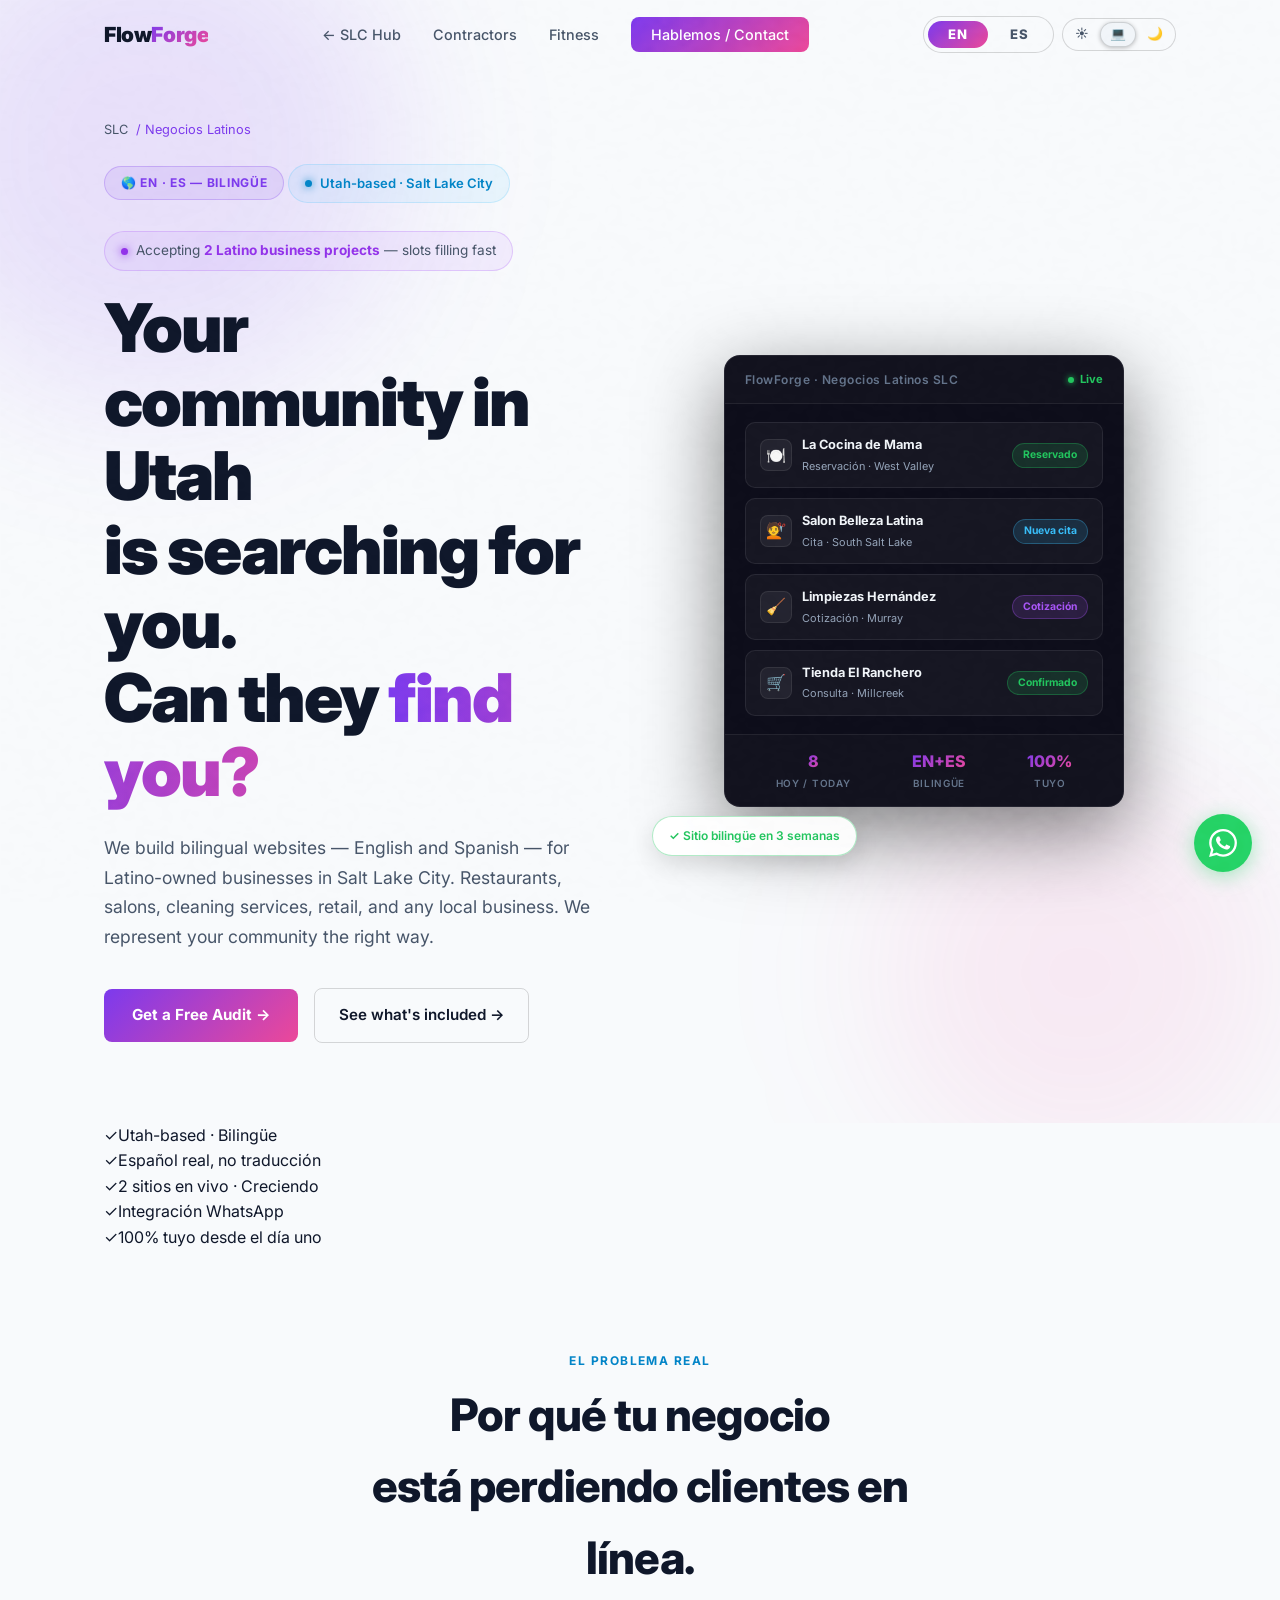
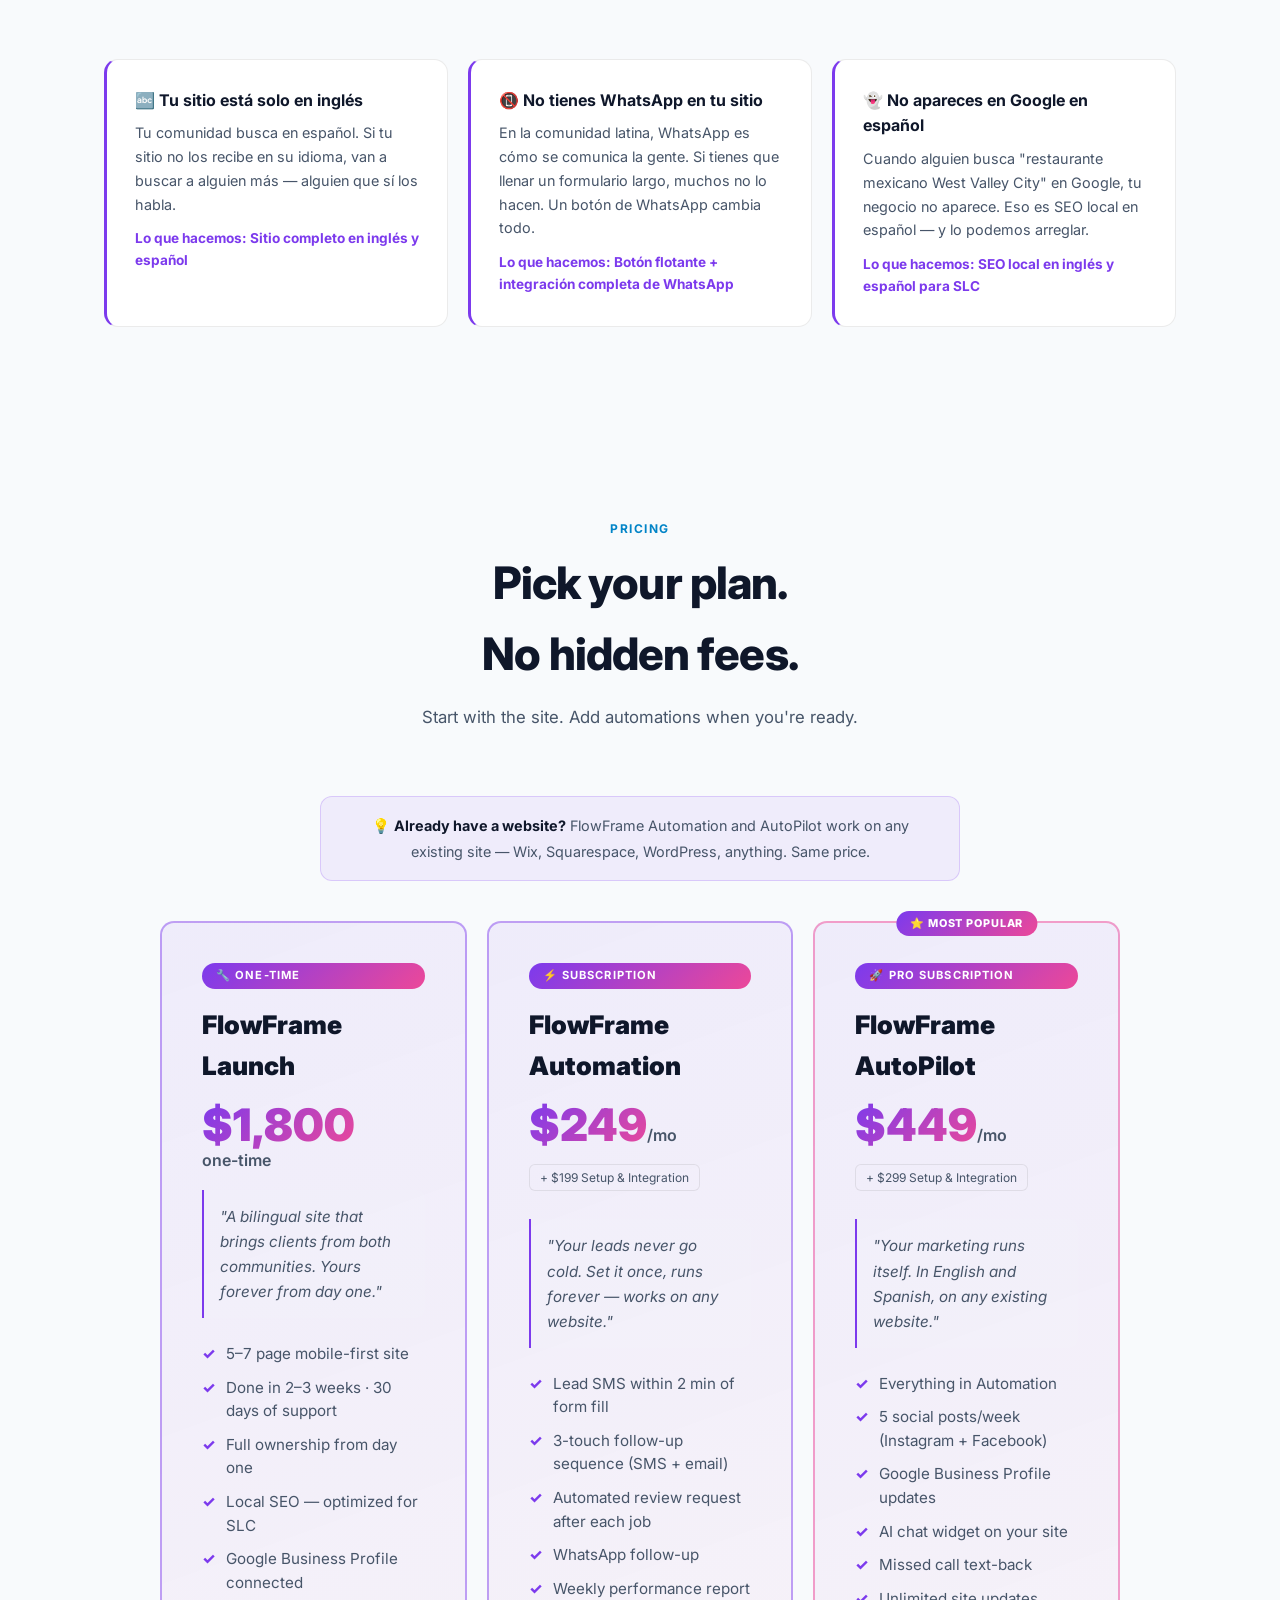
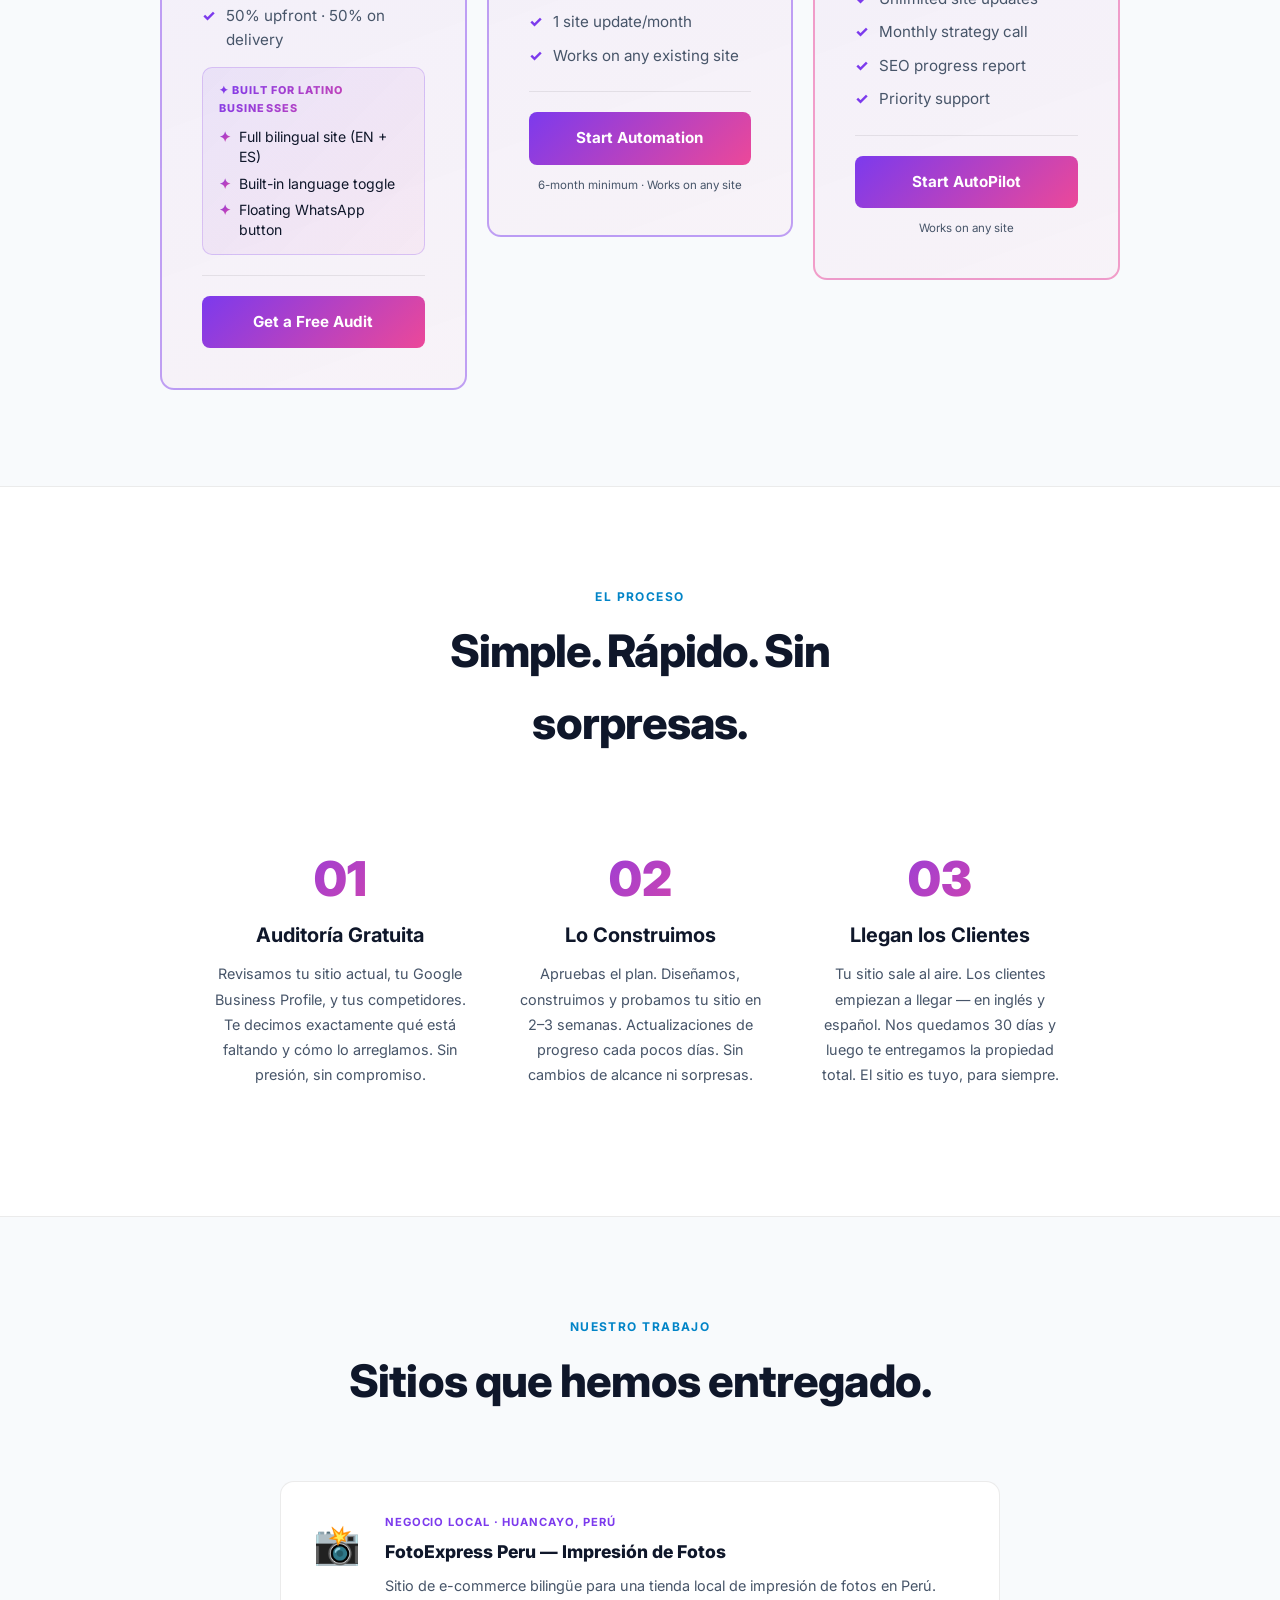
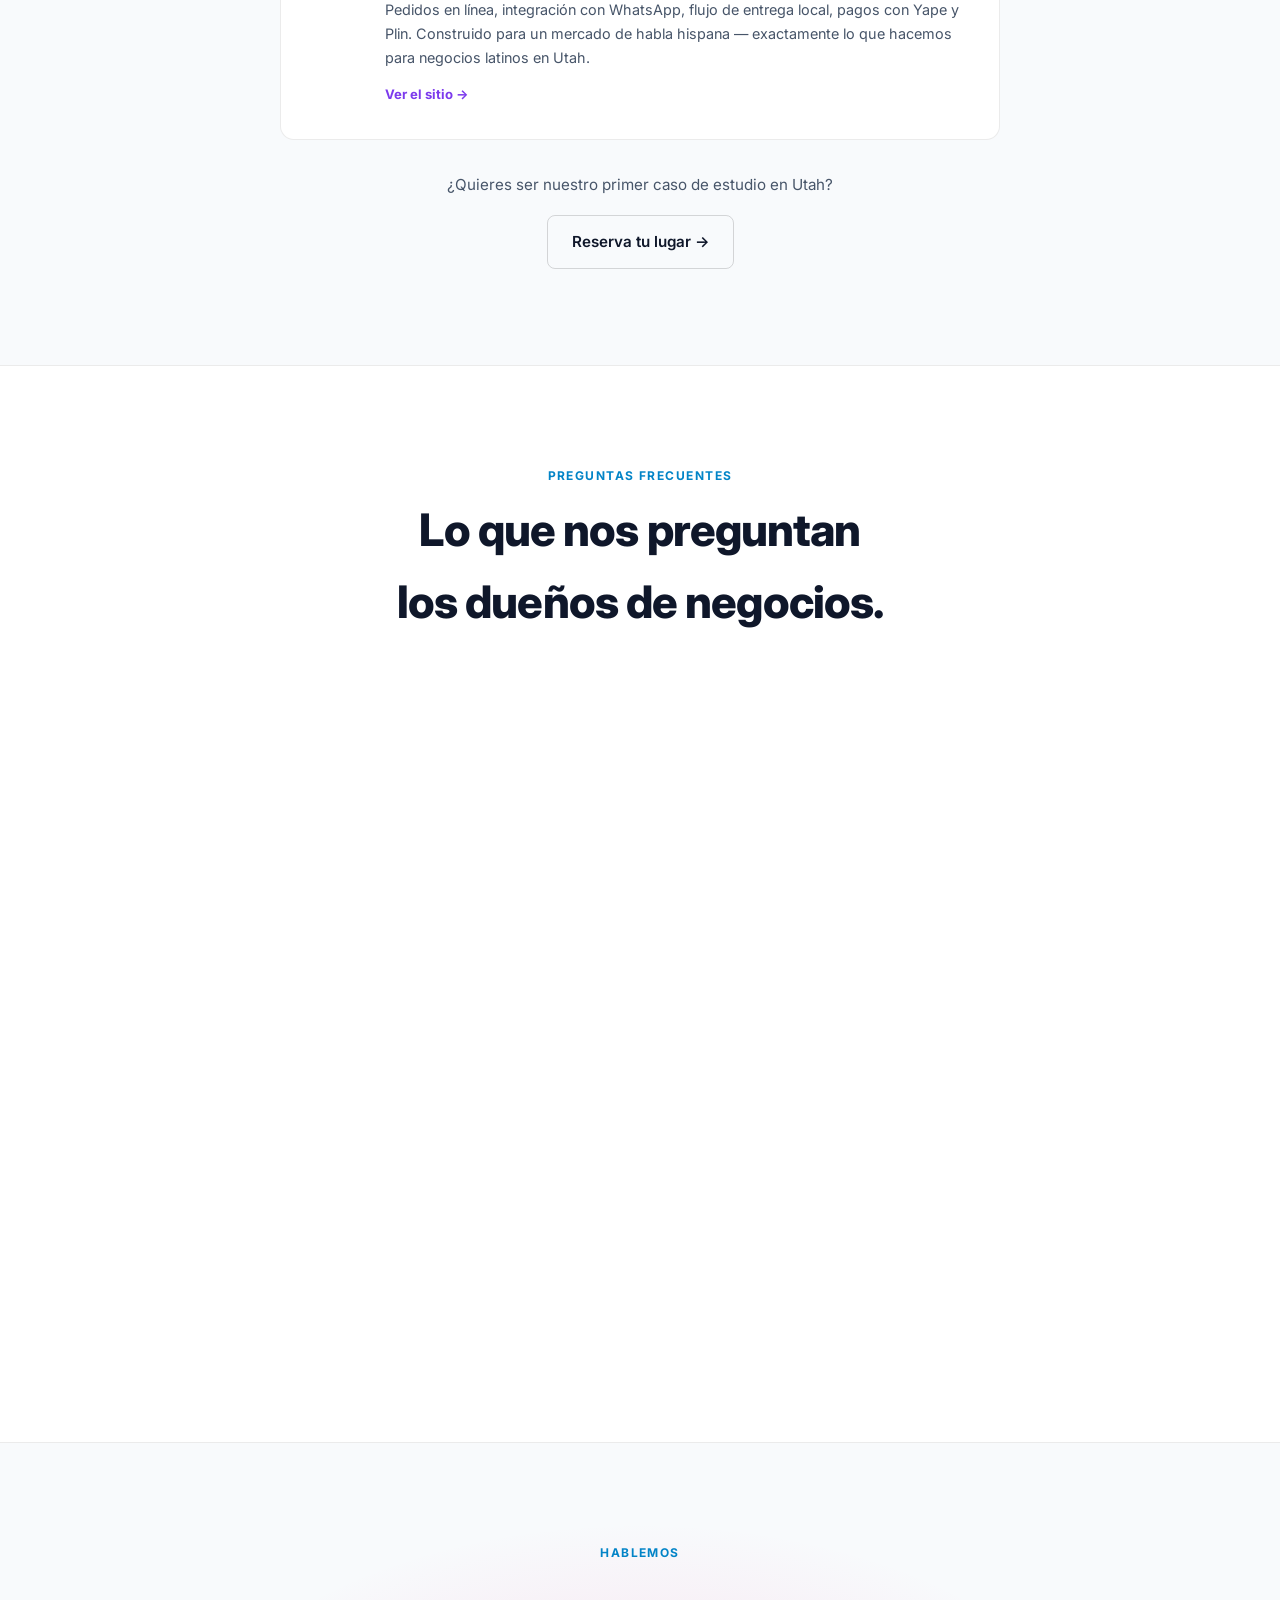
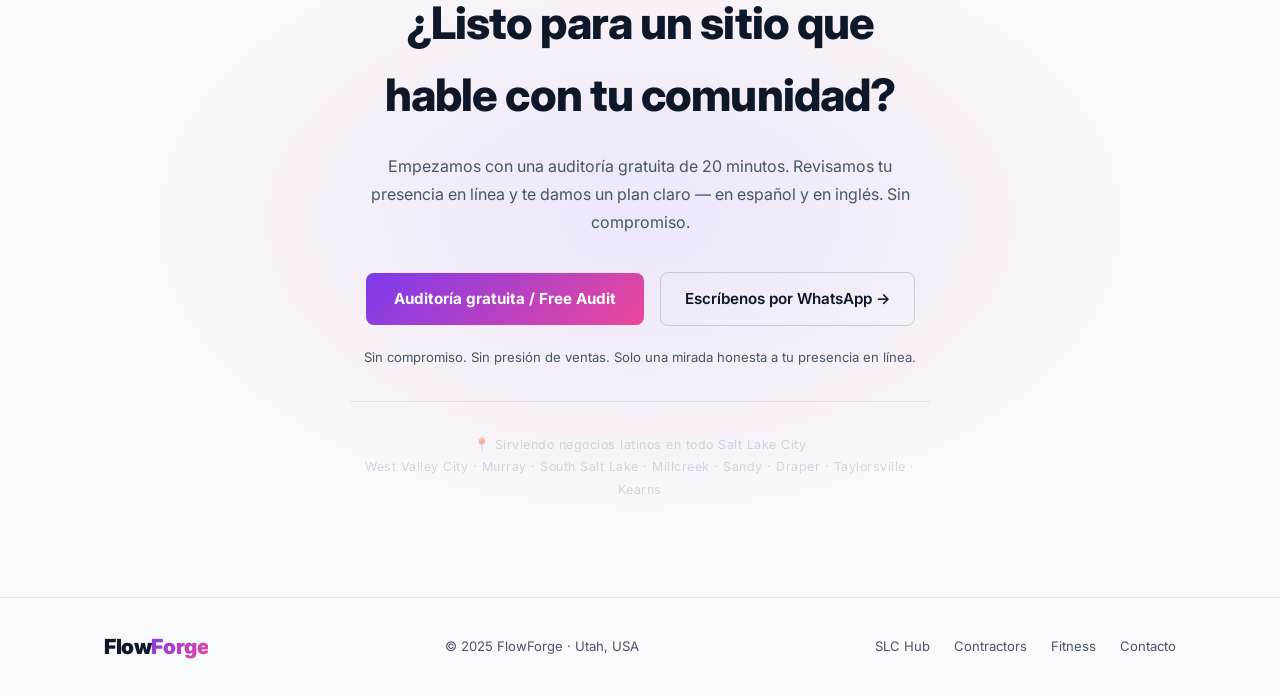
<file: slc/latino.html>
<!DOCTYPE html>
<html lang="es" data-theme="auto">
<head>
  <script>(function(){var t=localStorage.getItem('ff_theme')||'auto';document.documentElement.setAttribute('data-theme',t);})();</script>
  <meta charset="UTF-8">
  <meta name="viewport" content="width=device-width, initial-scale=1.0">
  <title>Páginas Web para Negocios Latinos en Salt Lake City — FlowForge</title>
  <meta name="description" content="FlowForge construye páginas web bilingües (inglés y español) para negocios latinos en Salt Lake City, Utah. Restaurantes, salones, servicios de limpieza y más.">
  <link rel="preconnect" href="https://fonts.googleapis.com">
  <link rel="preconnect" href="https://fonts.gstatic.com" crossorigin>
  <link href="https://fonts.googleapis.com/css2?family=Inter:wght@300;400;500;600;700;800;900&display=swap" rel="stylesheet">
  <link rel="stylesheet" href="/style.css">
<style>
:root {
  --bg:#07070e;--surface:#0d0d1a;--surface-2:#111127;
  --blue:#38bdf8;--purple:#a855f7;
  --blue-dim:rgba(56,189,248,0.15);--purple-dim:rgba(168,85,247,0.15);
  --gradient:linear-gradient(135deg,#7c3aed,#ec4899);
  --accent:#7c3aed;--accent-dim:rgba(124,58,237,0.15);
  --text:#f1f5f9;--muted:#94a3b8;
  --border:rgba(255,255,255,0.07);--border-h:rgba(255,255,255,0.14);
  --radius:14px;--radius-sm:8px;--shadow:0 4px 24px rgba(0,0,0,0.4);
}
[data-theme="light"] {
  --bg:#f8fafc;--surface:#ffffff;--surface-2:#f1f5f9;
  --text:#0f172a;--muted:#64748b;
  --border:rgba(0,0,0,0.08);--border-h:rgba(0,0,0,0.15);
  --accent-dim:rgba(124,58,237,0.1);--shadow:0 4px 24px rgba(0,0,0,0.12);
  --gradient:linear-gradient(135deg,#7c3aed,#ec4899) !important;
}
@media (prefers-color-scheme:light) {
  [data-theme="auto"] {
    --bg:#f8fafc;--surface:#ffffff;--surface-2:#f1f5f9;
    --text:#0f172a;--muted:#64748b;
    --border:rgba(0,0,0,0.08);--border-h:rgba(0,0,0,0.15);
    --accent-dim:rgba(124,58,237,0.1);--shadow:0 4px 24px rgba(0,0,0,0.12);
    --gradient:linear-gradient(135deg,#7c3aed,#ec4899) !important;
  }
}
@keyframes slc-gradient-shift {
  0%,100%{background-position:0% 50%} 50%{background-position:100% 50%}
}
@keyframes slc-btn-glow {
  0%,100%{box-shadow:0 0 20px rgba(124,58,237,0.4),0 4px 24px rgba(236,72,153,0.25)}
  50%{box-shadow:0 0 32px rgba(124,58,237,0.6),0 4px 32px rgba(236,72,153,0.4)}
}
.gradient-text {
  background:linear-gradient(270deg,#7c3aed,#ec4899,#7c3aed) !important;
  background-size:300% 300% !important;
  -webkit-background-clip:text !important;
  -webkit-text-fill-color:transparent !important;
  background-clip:text !important;
  animation:slc-gradient-shift 4s ease infinite !important;
}
.btn-primary { animation:slc-btn-glow 3s ease infinite; }
.hero-orb-1 { background:rgba(124,58,237,0.13) !important; }
.hero-orb-2 { background:rgba(236,72,153,0.09) !important; }
.step-num { color:var(--accent); }

.nav-utils{display:flex;align-items:center;gap:8px;flex-shrink:0;}
.nav-lang-toggle{display:inline-flex;align-items:center;background:rgba(255,255,255,0.06);border:1px solid var(--border-h);border-radius:100px;padding:4px;gap:2px;}
.nav-lang-btn{padding:7px 20px;border-radius:100px;font-size:.82rem;font-weight:800;letter-spacing:.08em;border:none;cursor:pointer;background:transparent;color:var(--muted);font-family:inherit;transition:background .2s,color .2s;line-height:1;text-transform:uppercase;}
.nav-lang-btn.active{background:var(--gradient);color:#fff;}
#nav-lang-desktop{display:inline-flex;} .nav-lang-mobile{display:none !important;}
#theme-seg{display:inline-flex;} .theme-seg-mobile{display:none !important;}
#theme-seg .theme-seg-btn{padding:5px 9px;font-size:.8rem;}
.theme-seg{display:inline-flex;align-items:center;background:rgba(255,255,255,0.05);border:1px solid var(--border-h);border-radius:100px;padding:3px;gap:2px;}
.theme-seg-btn{padding:5px 11px;border-radius:100px;font-size:.72rem;font-weight:700;border:none;cursor:pointer;background:transparent;color:var(--muted);font-family:inherit;transition:background .2s,color .2s;white-space:nowrap;line-height:1;}
.theme-seg-btn.active{background:var(--surface-2);color:var(--text);border:1px solid var(--border-h);}
[data-theme="light"] .theme-seg-btn.active{background:rgba(0,0,0,0.08);}
@media (max-width:768px) {
  #nav-lang-desktop{display:none !important;} #theme-seg{display:none !important;}
  .nav-lang-mobile{display:inline-flex !important;} .theme-seg-mobile{display:inline-flex !important;}
  .nav-lang-mobile .nav-lang-btn{padding:5px 13px;font-size:.74rem;}
}
.nav-links{display:flex;align-items:center;gap:32px;list-style:none;}
@media (max-width:768px) {
  .nav-links{display:none !important;position:fixed;inset:0;flex-direction:column;align-items:center;justify-content:center;gap:32px;z-index:99;background:var(--bg);}
  .nav-links.open{display:flex !important;}
  .nav-links a{font-size:1.15rem;font-weight:600;color:var(--text);}
  .nav-links li{width:100%;text-align:center;display:flex;justify-content:center;}
  .hamburger{display:flex !important;z-index:100;}
}
.breadcrumb{display:flex;align-items:center;gap:8px;font-size:.8rem;color:var(--muted);margin-bottom:24px;}
.breadcrumb a{color:var(--muted);text-decoration:none;transition:color .2s;}
.breadcrumb a:hover{color:var(--accent);}
.breadcrumb span{color:var(--accent);}

/* Bilingual badge */
.bilingual-badge{display:inline-flex;align-items:center;gap:8px;font-size:.75rem;font-weight:700;letter-spacing:.06em;text-transform:uppercase;padding:6px 16px;border-radius:100px;background:rgba(124,58,237,0.10);border:1px solid rgba(124,58,237,0.25);color:var(--accent);margin-bottom:20px;}

.pain-grid{display:grid;grid-template-columns:repeat(3,1fr);gap:20px;margin-top:48px;}
.pain-card{background:var(--surface);border:1px solid var(--border);border-radius:var(--radius);padding:28px;border-left:3px solid var(--accent);}
.pain-card h3{font-size:1rem;color:var(--text);margin-bottom:8px;}
.pain-card p{font-size:.9rem;line-height:1.65;}
.pain-fix{margin-top:12px;font-size:.85rem;font-weight:700;color:var(--accent);}

.del-list-simple{list-style:none;display:flex;flex-direction:column;gap:10px;margin-top:24px;}
.del-list-simple li{font-size:.95rem;color:var(--muted);padding-left:24px;position:relative;line-height:1.55;}
.del-list-simple li::before{content:'✓';position:absolute;left:0;color:var(--accent);font-weight:800;}

.price-single{max-width:540px;margin:48px auto 0;background:linear-gradient(160deg,rgba(124,58,237,0.07),rgba(236,72,153,0.04));border:2px solid rgba(124,58,237,0.45);border-radius:var(--radius);padding:40px;}
.price-tag{display:inline-block;font-size:.7rem;font-weight:700;letter-spacing:.1em;text-transform:uppercase;background:var(--gradient);color:#fff;padding:4px 14px;border-radius:100px;margin-bottom:16px;}
.price-name{font-size:1.6rem;font-weight:900;color:var(--text);margin-bottom:8px;}
.price-amount{font-size:2.8rem;font-weight:900;background:var(--gradient);-webkit-background-clip:text;-webkit-text-fill-color:transparent;background-clip:text;line-height:1;}
.price-period{font-size:1rem;font-weight:600;color:var(--muted);}
.price-desc{font-size:.95rem;color:var(--muted);line-height:1.65;margin:16px 0 24px;font-style:italic;padding:14px 16px;background:rgba(255,255,255,0.03);border-left:2px solid var(--accent);border-radius:0 var(--radius-sm) var(--radius-sm) 0;}

.proof-card{background:var(--surface);border:1px solid var(--border);border-radius:var(--radius);padding:32px;display:flex;gap:24px;align-items:flex-start;max-width:720px;margin:48px auto 0;}
.proof-emoji{font-size:2.4rem;flex-shrink:0;}
.proof-type{font-size:.7rem;font-weight:700;color:var(--accent);letter-spacing:.08em;text-transform:uppercase;margin-bottom:6px;}
.proof-title{font-size:1.1rem;font-weight:800;color:var(--text);margin-bottom:8px;}
.proof-desc{font-size:.9rem;line-height:1.65;margin-bottom:12px;}
.proof-link{font-size:.82rem;font-weight:700;color:var(--accent);text-decoration:none;}
.proof-link:hover{text-decoration:underline;}

.faq-list{max-width:720px;margin:0 auto;display:flex;flex-direction:column;gap:16px;}
.faq-item{background:var(--surface);border:1px solid var(--border);border-radius:var(--radius);padding:24px 28px;}
.faq-q{font-size:1rem;font-weight:700;color:var(--text);margin-bottom:10px;}
.faq-a{font-size:.92rem;line-height:1.72;}

/* Lang switcher content */
.es-content { display:block; }
.en-content { display:none; }
html[lang="en"] .es-content { display:none; }
html[lang="en"] .en-content { display:block; }

.final-cta{text-align:center;position:relative;overflow:hidden;}
.final-cta-glow{position:absolute;width:1000px;height:600px;background:radial-gradient(ellipse,rgba(124,58,237,0.10) 0%,rgba(236,72,153,0.05) 50%,transparent 70%);top:50%;left:50%;transform:translate(-50%,-50%);pointer-events:none;}
.final-cta-inner{position:relative;z-index:1;max-width:580px;margin:0 auto;}
.final-micro{margin-top:20px;font-size:.82rem;color:var(--muted);}

@media (max-width:768px) {
  .pain-grid{grid-template-columns:1fr;}
  .proof-card{flex-direction:column;gap:16px;}
  .price-single{padding:28px 20px;}
  .hero-ctas .btn-primary,.hero-ctas .btn-ghost{width:100%;justify-content:center;}
  .slc-card{max-width:100%;}
  .pricing-grid{grid-template-columns:1fr !important;}
}
@keyframes pulse-dot{0%,100%{opacity:1}50%{opacity:.4}}
/* ── SLC Card ── */
.slc-card{background:rgba(13,13,26,0.88);border:1px solid rgba(255,255,255,0.09);border-radius:16px;backdrop-filter:blur(24px);width:100%;max-width:400px;box-shadow:0 24px 80px rgba(0,0,0,0.5),0 0 0 1px rgba(56,189,248,0.06);overflow:hidden;}
.slc-card-header{display:flex;align-items:center;justify-content:space-between;padding:14px 20px;border-bottom:1px solid rgba(255,255,255,0.06);background:rgba(255,255,255,0.02);}
.slc-card-title{font-size:.75rem;color:rgba(148,163,184,0.65);font-weight:600;letter-spacing:.04em;}
.slc-live{display:flex;align-items:center;gap:6px;font-size:.7rem;font-weight:700;color:#22c55e;}
.slc-live-dot{width:6px;height:6px;background:#22c55e;border-radius:50%;box-shadow:0 0 6px #22c55e;animation:pulse-dot 1.5s ease infinite;flex-shrink:0;}
.slc-card-body{padding:18px 20px;display:flex;flex-direction:column;gap:10px;}
.slc-lead-row{display:flex;align-items:center;justify-content:space-between;padding:12px 14px;background:rgba(255,255,255,0.03);border:1px solid rgba(255,255,255,0.07);border-radius:10px;gap:10px;}
.slc-lead-icon{font-size:1rem;width:32px;height:32px;background:rgba(255,255,255,0.05);border:1px solid rgba(255,255,255,0.07);border-radius:8px;display:flex;align-items:center;justify-content:center;flex-shrink:0;}
.slc-lead-info{flex:1;min-width:0;}
.slc-lead-name{font-size:.8rem;font-weight:700;color:var(--text);white-space:nowrap;overflow:hidden;text-overflow:ellipsis;}
.slc-lead-sub{font-size:.68rem;color:var(--muted);margin-top:2px;}
.slc-lead-pill{font-size:.65rem;font-weight:700;padding:3px 10px;border-radius:100px;letter-spacing:.03em;flex-shrink:0;}
.pill-new{background:rgba(56,189,248,0.12);color:#38bdf8;border:1px solid rgba(56,189,248,0.25);}
.pill-booked{background:rgba(34,197,94,0.12);color:#22c55e;border:1px solid rgba(34,197,94,0.25);}
.pill-quote{background:rgba(168,85,247,0.12);color:#a855f7;border:1px solid rgba(168,85,247,0.25);}
.slc-card-footer{display:flex;justify-content:space-around;padding:14px 20px;border-top:1px solid rgba(255,255,255,0.06);background:rgba(255,255,255,0.02);}
.slc-metric{display:flex;flex-direction:column;align-items:center;gap:2px;}
.slc-metric-num{font-size:1rem;font-weight:800;background:var(--gradient);-webkit-background-clip:text;-webkit-text-fill-color:transparent;background-clip:text;}
.slc-metric-label{font-size:.62rem;color:var(--muted);font-weight:600;text-transform:uppercase;letter-spacing:.07em;}
[data-theme="light"] .slc-card{background:#fff;border-color:rgba(0,0,0,0.1);box-shadow:0 8px 40px rgba(0,0,0,0.08),0 0 0 1px rgba(124,58,237,0.08);}
[data-theme="light"] .slc-lead-row{background:#f8fafc;border-color:#e2e8f0;}
[data-theme="light"] .slc-lead-name{color:#0f172a;}
[data-theme="light"] .slc-lead-sub{color:#64748b;}
[data-theme="light"] .slc-card-header,[data-theme="light"] .slc-card-footer{background:#f8fafc;border-color:#e2e8f0;}
[data-theme="light"] .slc-card-title{color:#94a3b8;}
[data-theme="light"] .slc-lead-icon{background:#f1f5f9;border-color:#e2e8f0;}
@media(prefers-color-scheme:light){
  [data-theme="auto"] .slc-card{background:#fff;border-color:rgba(0,0,0,0.1);box-shadow:0 8px 40px rgba(0,0,0,0.08),0 0 0 1px rgba(124,58,237,0.08);}
  [data-theme="auto"] .slc-lead-row{background:#f8fafc;border-color:#e2e8f0;}
  [data-theme="auto"] .slc-lead-name{color:#0f172a;}
  [data-theme="auto"] .slc-lead-sub{color:#64748b;}
  [data-theme="auto"] .slc-card-header,[data-theme="auto"] .slc-card-footer{background:#f8fafc;border-color:#e2e8f0;}
  [data-theme="auto"] .slc-card-title{color:#94a3b8;}
  [data-theme="auto"] .slc-lead-icon{background:#f1f5f9;border-color:#e2e8f0;}
}
</style>
</head>
<body>

<nav class="nav" id="nav">
  <div class="container nav-inner">
    <a href="/" class="logo">Flow<span>Forge</span></a>
    <ul class="nav-links" id="nav-links">
      <li><a href="/slc">← SLC Hub</a></li>
      <li><a href="/slc/contractors">Contractors</a></li>
      <li><a href="/slc/fitness">Fitness</a></li>
      <li><a href="#contact" class="btn-nav">Hablemos / Contact</a></li>
    </ul>
    <div class="nav-utils">
      <div class="nav-lang-toggle" id="nav-lang-desktop">
        <button class="nav-lang-btn" id="nav-btn-en" onclick="setLang('en')">EN</button>
        <button class="nav-lang-btn active" id="nav-btn-es" onclick="setLang('es')">ES</button>
      </div>
      <div class="theme-seg" id="theme-seg">
        <button class="theme-seg-btn" data-theme-key="light" onclick="setTheme('light')">☀️</button>
        <button class="theme-seg-btn active" data-theme-key="auto" onclick="setTheme('auto')">💻</button>
        <button class="theme-seg-btn" data-theme-key="dark" onclick="setTheme('dark')">🌙</button>
      </div>
      <div class="nav-lang-toggle nav-lang-mobile">
        <button class="nav-lang-btn" id="nav-btn-en-m" onclick="setLang('en')">EN</button>
        <button class="nav-lang-btn active" id="nav-btn-es-m" onclick="setLang('es')">ES</button>
      </div>
      <div class="theme-seg theme-seg-mobile" id="theme-seg-mobile">
        <button class="theme-seg-btn" data-theme-key="light" onclick="setTheme('light')">☀️</button>
        <button class="theme-seg-btn active" data-theme-key="auto" onclick="setTheme('auto')">💻</button>
        <button class="theme-seg-btn" data-theme-key="dark" onclick="setTheme('dark')">🌙</button>
      </div>
      <button class="hamburger" id="hamburger" aria-label="Menu"><span></span><span></span><span></span></button>
    </div>
  </div>
</nav>

<!-- HERO -->
<section class="hero">
  <div class="hero-orb hero-orb-1"></div>
  <div class="hero-orb hero-orb-2"></div>
  <div class="container hero-layout">
    <div class="hero-text">
      <div class="breadcrumb">
        <a href="/slc">SLC</a>
        <span>/ Negocios Latinos</span>
      </div>
      <div class="bilingual-badge">🌎 EN · ES — Bilingüe</div>
      <div class="badge reveal"><span class="badge-dot"></span><span>Utah-based · Salt Lake City</span></div>
      <div class="urgency-badge reveal"><span class="urgency-dot"></span>
        <span class="es-content">Aceptando <strong>2 proyectos latinos</strong> — cupos llenándose</span>
        <span class="en-content">Accepting <strong>2 Latino business projects</strong> — slots filling fast</span>
      </div>
      <h1 class="reveal reveal-delay-1">
        <span class="es-content">Tu comunidad en Utah<br>te está buscando.<br>¿Pueden <span class="gradient-text">encontrarte?</span></span>
        <span class="en-content">Your community in Utah<br>is searching for you.<br>Can they <span class="gradient-text">find you?</span></span>
      </h1>
      <p class="hero-sub reveal reveal-delay-2">
        <span class="es-content">Construimos sitios web bilingües — inglés y español — para negocios latinos en Salt Lake City. Restaurantes, salones, servicios de limpieza, retail, y cualquier negocio local. Representamos tu comunidad como se merece.</span>
        <span class="en-content">We build bilingual websites — English and Spanish — for Latino-owned businesses in Salt Lake City. Restaurants, salons, cleaning services, retail, and any local business. We represent your community the right way.</span>
      </p>
      <div class="hero-ctas reveal reveal-delay-3">
        <a href="#contact" class="btn-primary">
          <span class="es-content">Auditoría gratuita →</span>
          <span class="en-content">Get a Free Audit →</span>
        </a>
        <a href="#what-you-get" class="btn-ghost">
          <span class="es-content">Ver qué incluye →</span>
          <span class="en-content">See what's included →</span>
        </a>
      </div>
    </div>
    <div class="hero-visual">
      <!-- Latino hero card — inline styles only -->
      <div id="latino-card" style="background:#0d0d1a;border:1px solid rgba(255,255,255,0.09);border-radius:16px;width:100%;max-width:400px;box-shadow:0 24px 80px rgba(0,0,0,0.5);overflow:hidden;font-family:inherit;">
        <!-- header -->
        <div style="display:flex;align-items:center;justify-content:space-between;padding:14px 20px;border-bottom:1px solid rgba(255,255,255,0.07);background:rgba(255,255,255,0.02);">
          <span style="font-size:.75rem;color:#64748b;font-weight:600;letter-spacing:.04em;">FlowForge · Negocios Latinos SLC</span>
          <span style="display:flex;align-items:center;gap:6px;font-size:.7rem;font-weight:700;color:#22c55e;">
            <span style="width:6px;height:6px;background:#22c55e;border-radius:50%;box-shadow:0 0 6px #22c55e;display:inline-block;animation:pulse-dot 1.5s ease infinite;flex-shrink:0;"></span>Live
          </span>
        </div>
        <!-- body -->
        <div style="padding:18px 20px;display:flex;flex-direction:column;gap:10px;">
          <!-- row 1 -->
          <div style="display:flex;align-items:center;gap:10px;padding:12px 14px;background:rgba(255,255,255,0.04);border:1px solid rgba(255,255,255,0.08);border-radius:10px;">
            <div style="font-size:1rem;width:32px;height:32px;background:rgba(255,255,255,0.06);border:1px solid rgba(255,255,255,0.08);border-radius:8px;display:flex;align-items:center;justify-content:center;flex-shrink:0;">🍽️</div>
            <div style="flex:1;min-width:0;">
              <div style="font-size:.8rem;font-weight:700;color:#f1f5f9;white-space:nowrap;overflow:hidden;text-overflow:ellipsis;">La Cocina de Mama</div>
              <div style="font-size:.68rem;color:#94a3b8;margin-top:2px;">Reservación · West Valley</div>
            </div>
            <span style="font-size:.65rem;font-weight:700;padding:3px 10px;border-radius:100px;flex-shrink:0;background:rgba(34,197,94,0.15);color:#22c55e;border:1px solid rgba(34,197,94,0.3);">Reservado</span>
          </div>
          <!-- row 2 -->
          <div style="display:flex;align-items:center;gap:10px;padding:12px 14px;background:rgba(255,255,255,0.04);border:1px solid rgba(255,255,255,0.08);border-radius:10px;">
            <div style="font-size:1rem;width:32px;height:32px;background:rgba(255,255,255,0.06);border:1px solid rgba(255,255,255,0.08);border-radius:8px;display:flex;align-items:center;justify-content:center;flex-shrink:0;">💇</div>
            <div style="flex:1;min-width:0;">
              <div style="font-size:.8rem;font-weight:700;color:#f1f5f9;white-space:nowrap;overflow:hidden;text-overflow:ellipsis;">Salon Belleza Latina</div>
              <div style="font-size:.68rem;color:#94a3b8;margin-top:2px;">Cita · South Salt Lake</div>
            </div>
            <span style="font-size:.65rem;font-weight:700;padding:3px 10px;border-radius:100px;flex-shrink:0;background:rgba(56,189,248,0.15);color:#38bdf8;border:1px solid rgba(56,189,248,0.3);">Nueva cita</span>
          </div>
          <!-- row 3 -->
          <div style="display:flex;align-items:center;gap:10px;padding:12px 14px;background:rgba(255,255,255,0.04);border:1px solid rgba(255,255,255,0.08);border-radius:10px;">
            <div style="font-size:1rem;width:32px;height:32px;background:rgba(255,255,255,0.06);border:1px solid rgba(255,255,255,0.08);border-radius:8px;display:flex;align-items:center;justify-content:center;flex-shrink:0;">🧹</div>
            <div style="flex:1;min-width:0;">
              <div style="font-size:.8rem;font-weight:700;color:#f1f5f9;white-space:nowrap;overflow:hidden;text-overflow:ellipsis;">Limpiezas Hernández</div>
              <div style="font-size:.68rem;color:#94a3b8;margin-top:2px;">Cotización · Murray</div>
            </div>
            <span style="font-size:.65rem;font-weight:700;padding:3px 10px;border-radius:100px;flex-shrink:0;background:rgba(168,85,247,0.15);color:#a855f7;border:1px solid rgba(168,85,247,0.3);">Cotización</span>
          </div>
          <!-- row 4 -->
          <div style="display:flex;align-items:center;gap:10px;padding:12px 14px;background:rgba(255,255,255,0.04);border:1px solid rgba(255,255,255,0.08);border-radius:10px;">
            <div style="font-size:1rem;width:32px;height:32px;background:rgba(255,255,255,0.06);border:1px solid rgba(255,255,255,0.08);border-radius:8px;display:flex;align-items:center;justify-content:center;flex-shrink:0;">🛒</div>
            <div style="flex:1;min-width:0;">
              <div style="font-size:.8rem;font-weight:700;color:#f1f5f9;white-space:nowrap;overflow:hidden;text-overflow:ellipsis;">Tienda El Ranchero</div>
              <div style="font-size:.68rem;color:#94a3b8;margin-top:2px;">Consulta · Millcreek</div>
            </div>
            <span style="font-size:.65rem;font-weight:700;padding:3px 10px;border-radius:100px;flex-shrink:0;background:rgba(34,197,94,0.15);color:#22c55e;border:1px solid rgba(34,197,94,0.3);">Confirmado</span>
          </div>
        </div>
        <!-- footer -->
        <div style="display:flex;justify-content:space-around;padding:14px 20px;border-top:1px solid rgba(255,255,255,0.07);background:rgba(255,255,255,0.02);">
          <div style="display:flex;flex-direction:column;align-items:center;gap:2px;">
            <span style="font-size:1rem;font-weight:800;background:linear-gradient(135deg,#7c3aed,#ec4899);-webkit-background-clip:text;-webkit-text-fill-color:transparent;background-clip:text;">8</span>
            <span style="font-size:.62rem;color:#64748b;font-weight:600;text-transform:uppercase;letter-spacing:.07em;">Hoy / Today</span>
          </div>
          <div style="display:flex;flex-direction:column;align-items:center;gap:2px;">
            <span style="font-size:1rem;font-weight:800;background:linear-gradient(135deg,#7c3aed,#ec4899);-webkit-background-clip:text;-webkit-text-fill-color:transparent;background-clip:text;">EN+ES</span>
            <span style="font-size:.62rem;color:#64748b;font-weight:600;text-transform:uppercase;letter-spacing:.07em;">Bilingüe</span>
          </div>
          <div style="display:flex;flex-direction:column;align-items:center;gap:2px;">
            <span style="font-size:1rem;font-weight:800;background:linear-gradient(135deg,#7c3aed,#ec4899);-webkit-background-clip:text;-webkit-text-fill-color:transparent;background-clip:text;">100%</span>
            <span style="font-size:.62rem;color:#64748b;font-weight:600;text-transform:uppercase;letter-spacing:.07em;">Tuyo</span>
          </div>
        </div>
      </div>
      <div class="hv-badge hv-badge-1" style="top:auto;right:auto;bottom:-16px;left:-20px;">✓ Sitio bilingüe en 3 semanas</div>
    </div>
  </div>
</section>

<!-- TRUST BAR -->
<div class="trust-bar">
  <div class="container trust-inner">
    <div class="trust-item"><span class="trust-check">✓</span><span>Utah-based · Bilingüe</span></div>
    <div class="trust-div"></div>
    <div class="trust-item"><span class="trust-check">✓</span><span>Español real, no traducción</span></div>
    <div class="trust-div"></div>
    <div class="trust-item"><span class="trust-check">✓</span><span>2 sitios en vivo · Creciendo</span></div>
    <div class="trust-div"></div>
    <div class="trust-item"><span class="trust-check">✓</span><span>Integración WhatsApp</span></div>
    <div class="trust-div"></div>
    <div class="trust-item"><span class="trust-check">✓</span><span>100% tuyo desde el día uno</span></div>
  </div>
</div>

<!-- PAIN POINTS -->
<section class="section">
  <div class="container">
    <div class="section-header reveal">
      <span class="label">El problema real</span>
      <h2>Por qué tu negocio<br>está perdiendo clientes en línea.</h2>
    </div>
    <div class="pain-grid">
      <div class="pain-card reveal">
        <h3>🔤 Tu sitio está solo en inglés</h3>
        <p>Tu comunidad busca en español. Si tu sitio no los recibe en su idioma, van a buscar a alguien más — alguien que sí los habla.</p>
        <div class="pain-fix">Lo que hacemos: Sitio completo en inglés y español</div>
      </div>
      <div class="pain-card reveal">
        <h3>📵 No tienes WhatsApp en tu sitio</h3>
        <p>En la comunidad latina, WhatsApp es cómo se comunica la gente. Si tienes que llenar un formulario largo, muchos no lo hacen. Un botón de WhatsApp cambia todo.</p>
        <div class="pain-fix">Lo que hacemos: Botón flotante + integración completa de WhatsApp</div>
      </div>
      <div class="pain-card reveal">
        <h3>👻 No apareces en Google en español</h3>
        <p>Cuando alguien busca "restaurante mexicano West Valley City" en Google, tu negocio no aparece. Eso es SEO local en español — y lo podemos arreglar.</p>
        <div class="pain-fix">Lo que hacemos: SEO local en inglés y español para SLC</div>
      </div>
    </div>
  </div>
</section>

<!-- WHAT YOU GET -->

<!-- PRICING -->
<section class="section" id="pricing">
  <div class="container">
    <div class="section-header reveal">
      <span class="label es-content">Precio</span><span class="label en-content">Pricing</span>
      <h2 class="es-content">Elige tu plan.<br>Sin costos ocultos.</h2>
      <h2 class="en-content">Pick your plan.<br>No hidden fees.</h2>
      <p class="es-content">Empieza con el sitio. Agrega automatización cuando estés listo.</p>
      <p class="en-content">Start with the site. Add automations when you're ready.</p>
    </div>
    <div style="max-width:640px;margin:0 auto 40px;text-align:center;padding:16px 24px;background:rgba(124,58,237,0.07);border:1px solid rgba(124,58,237,0.2);border-radius:12px;" class="reveal">
      <p style="font-size:.9rem;color:var(--muted);margin:0;">
        <span class="es-content">💡 <strong style="color:var(--text);">¿Ya tienes sitio web?</strong> FlowFrame Automation y AutoPilot funcionan en cualquier sitio — Wix, Squarespace, WordPress. Mismo precio.</span>
        <span class="en-content">💡 <strong style="color:var(--text);">Already have a website?</strong> FlowFrame Automation and AutoPilot work on any existing site — Wix, Squarespace, WordPress, anything. Same price.</span>
      </p>
    </div>
    <div style="display:grid;grid-template-columns:repeat(3,1fr);gap:20px;max-width:960px;margin:0 auto;" class="pricing-grid">

      <!-- FlowFrame Launch -->
      <div class="price-single reveal" style="margin:0;max-width:none;">
        <div class="price-tag es-content">🔧 Único Pago</div>
        <div class="price-tag en-content">🔧 One-Time</div>
        <div class="price-name">FlowFrame Launch</div>
        <div style="margin:16px 0;"><span class="price-amount">$1,800</span><span class="price-period es-content"> una sola vez</span><span class="price-period en-content"> one-time</span></div>
        <div class="price-desc es-content">"Un sitio bilingüe que trae clientes de ambas comunidades. Tuyo para siempre desde el día uno."</div>
        <div class="price-desc en-content">"A bilingual site that brings clients from both communities. Yours forever from day one."</div>
        <!-- General features -->
        <ul class="del-list-simple">
          <li class="es-content">5–7 páginas mobile-first</li>
          <li class="en-content">5–7 page mobile-first site</li>
          <li class="es-content">Listo en 2–3 semanas · 30 días soporte</li>
          <li class="en-content">Done in 2–3 weeks · 30 days of support</li>
          <li class="es-content">Propiedad total desde el día uno</li>
          <li class="en-content">Full ownership from day one</li>
          <li class="es-content">SEO local — optimizado para SLC</li>
          <li class="en-content">Local SEO — optimized for SLC</li>
          <li class="es-content">Google Business Profile conectado</li>
          <li class="en-content">Google Business Profile connected</li>
          <li class="es-content">50% al inicio · 50% al entregar</li>
          <li class="en-content">50% upfront · 50% on delivery</li>
        </ul>
        <!-- Latino-specific extras -->
        <div style="margin-top:16px;padding:14px 16px;background:linear-gradient(135deg,rgba(124,58,237,0.08),rgba(236,72,153,0.05));border:1px solid rgba(124,58,237,0.22);border-radius:10px;">
          <div style="font-size:.68rem;font-weight:800;letter-spacing:.1em;text-transform:uppercase;background:linear-gradient(135deg,#7c3aed,#ec4899);-webkit-background-clip:text;-webkit-text-fill-color:transparent;background-clip:text;margin-bottom:10px;">
            <span class="es-content">✦ Para tu comunidad</span><span class="en-content">✦ Built for Latino businesses</span>
          </div>
          <ul style="list-style:none;margin:0;padding:0;display:flex;flex-direction:column;gap:7px;">
            <li style="font-size:.88rem;color:var(--text);padding-left:20px;position:relative;line-height:1.4;"><span style="position:absolute;left:0;background:linear-gradient(135deg,#7c3aed,#ec4899);-webkit-background-clip:text;-webkit-text-fill-color:transparent;background-clip:text;font-weight:800;">✦</span><span class="es-content">Sitio 100% bilingüe (EN + ES)</span><span class="en-content">Full bilingual site (EN + ES)</span></li>
            <li style="font-size:.88rem;color:var(--text);padding-left:20px;position:relative;line-height:1.4;"><span style="position:absolute;left:0;background:linear-gradient(135deg,#7c3aed,#ec4899);-webkit-background-clip:text;-webkit-text-fill-color:transparent;background-clip:text;font-weight:800;">✦</span><span class="es-content">Toggle de idioma integrado</span><span class="en-content">Built-in language toggle</span></li>
            <li style="font-size:.88rem;color:var(--text);padding-left:20px;position:relative;line-height:1.4;"><span style="position:absolute;left:0;background:linear-gradient(135deg,#7c3aed,#ec4899);-webkit-background-clip:text;-webkit-text-fill-color:transparent;background-clip:text;font-weight:800;">✦</span><span class="es-content">Botón de WhatsApp flotante</span><span class="en-content">Floating WhatsApp button</span></li>
          </ul>
        </div>
        <div style="margin-top:20px;padding-top:20px;border-top:1px solid var(--border);">
          <a href="#contact" class="btn-primary" style="text-align:center;display:block;"><span class="es-content">Auditoría gratuita</span><span class="en-content">Get a Free Audit</span></a>
        </div>
      </div>

      <!-- FlowFrame Automation -->
      <div class="price-single reveal reveal-delay-1" style="margin:0;max-width:none;">
        <div class="price-tag es-content">⚡ Suscripción</div>
        <div class="price-tag en-content">⚡ Subscription</div>
        <div class="price-name">FlowFrame Automation</div>
        <div style="margin:16px 0;"><span class="price-amount">$249</span><span class="price-period">/mo</span></div>
        <div style="display:inline-block;font-size:.75rem;color:var(--muted);background:rgba(255,255,255,0.04);border:1px solid var(--border);border-radius:6px;padding:3px 10px;margin-bottom:12px;"><span class="es-content">+ $199 Configuración e Integración</span><span class="en-content">+ $199 Setup & Integration</span></div>
        <div class="price-desc es-content">"Tus clientes nunca se enfrían. Actívalo una vez, funciona para siempre — en cualquier sitio web."</div>
        <div class="price-desc en-content">"Your leads never go cold. Set it once, runs forever — works on any website."</div>
        <ul class="del-list-simple">
          <li class="es-content">SMS al cliente en menos de 2 min</li>
          <li class="en-content">Lead SMS within 2 min of form fill</li>
          <li class="es-content">Secuencia de seguimiento: 3 toques (SMS + email)</li>
          <li class="en-content">3-touch follow-up sequence (SMS + email)</li>
          <li class="es-content">Solicitud automática de reseña tras cada trabajo</li>
          <li class="en-content">Automated review request after each job</li>
          <li class="es-content">Seguimiento por WhatsApp</li>
          <li class="en-content">WhatsApp follow-up</li>
          <li class="es-content">Reporte semanal de resultados</li>
          <li class="en-content">Weekly performance report</li>
          <li class="es-content">1 actualización del sitio/mes</li>
          <li class="en-content">1 site update/month</li>
          <li class="es-content">Funciona en cualquier sitio existente</li>
          <li class="en-content">Works on any existing site</li>
        </ul>
        <div style="margin-top:24px;padding-top:20px;border-top:1px solid var(--border);">
          <a href="#contact" class="btn-primary" style="text-align:center;display:block;"><span class="es-content">Iniciar Automation</span><span class="en-content">Start Automation</span></a>
          <p style="font-size:.72rem;color:var(--muted);text-align:center;margin-top:10px;"><span class="es-content">Mínimo 6 meses · Funciona en cualquier sitio</span><span class="en-content">6-month minimum · Works on any site</span></p>
        </div>
      </div>

      <!-- FlowFrame AutoPilot -->
      <div class="price-single reveal reveal-delay-2" style="margin:0;max-width:none;border-color:rgba(236,72,153,0.5);position:relative;">
        <div style="position:absolute;top:-12px;left:50%;transform:translateX(-50%);background:linear-gradient(135deg,#7c3aed,#ec4899);color:#fff;font-size:.68rem;font-weight:800;letter-spacing:.08em;padding:4px 14px;border-radius:100px;white-space:nowrap;"><span class="es-content">⭐ MÁS POPULAR</span><span class="en-content">⭐ MOST POPULAR</span></div>
        <div class="price-tag es-content">🚀 Pro Suscripción</div>
        <div class="price-tag en-content">🚀 Pro Subscription</div>
        <div class="price-name">FlowFrame AutoPilot</div>
        <div style="margin:16px 0;"><span class="price-amount">$449</span><span class="price-period">/mo</span></div>
        <div style="display:inline-block;font-size:.75rem;color:var(--muted);background:rgba(255,255,255,0.04);border:1px solid var(--border);border-radius:6px;padding:3px 10px;margin-bottom:12px;"><span class="es-content">+ $299 Configuración e Integración</span><span class="en-content">+ $299 Setup & Integration</span></div>
        <div class="price-desc es-content">"Tu marketing funciona solo. En inglés y español, en cualquier sitio web."</div>
        <div class="price-desc en-content">"Your marketing runs itself. In English and Spanish, on any existing website."</div>
        <ul class="del-list-simple">
          <li class="es-content">Todo lo de Automation</li>
          <li class="en-content">Everything in Automation</li>
          <li class="es-content">5 posts/semana (Instagram + Facebook)</li>
          <li class="en-content">5 social posts/week (Instagram + Facebook)</li>
          <li class="es-content">Actualizaciones de Google Business Profile</li>
          <li class="en-content">Google Business Profile updates</li>
          <li class="es-content">Chat con IA en tu sitio</li>
          <li class="en-content">AI chat widget on your site</li>
          <li class="es-content">Texto automático si no contestas</li>
          <li class="en-content">Missed call text-back</li>
          <li class="es-content">Actualizaciones ilimitadas del sitio</li>
          <li class="en-content">Unlimited site updates</li>
          <li class="es-content">Llamada mensual de estrategia</li>
          <li class="en-content">Monthly strategy call</li>
          <li class="es-content">Reporte de progreso SEO</li>
          <li class="en-content">SEO progress report</li>
          <li class="es-content">Soporte prioritario</li>
          <li class="en-content">Priority support</li>
        </ul>
        <div style="margin-top:24px;padding-top:20px;border-top:1px solid var(--border);">
          <a href="#contact" class="btn-primary" style="text-align:center;display:block;"><span class="es-content">Iniciar AutoPilot</span><span class="en-content">Start AutoPilot</span></a>
          <p style="font-size:.72rem;color:var(--muted);text-align:center;margin-top:10px;"><span class="es-content">Funciona en cualquier sitio</span><span class="en-content">Works on any site</span></p>
        </div>
      </div>

    </div>
  </div>
</section>

<!-- PROCESS -->
<section class="section" style="background:var(--surface);border-top:1px solid var(--border);border-bottom:1px solid var(--border);">
  <div class="container">
    <div class="section-header reveal">
      <span class="label">El proceso</span>
      <h2>Simple. Rápido. Sin sorpresas.</h2>
    </div>
    <div class="steps" style="max-width:960px;margin:48px auto 0;">
      <div class="step reveal">
        <div class="step-num">01</div>
        <div class="step-content">
          <h3 class="step-title">Auditoría Gratuita</h3>
          <p class="step-desc">Revisamos tu sitio actual, tu Google Business Profile, y tus competidores. Te decimos exactamente qué está faltando y cómo lo arreglamos. Sin presión, sin compromiso.</p>
        </div>
      </div>
      <div class="step reveal">
        <div class="step-num">02</div>
        <div class="step-content">
          <h3 class="step-title">Lo Construimos</h3>
          <p class="step-desc">Apruebas el plan. Diseñamos, construimos y probamos tu sitio en 2–3 semanas. Actualizaciones de progreso cada pocos días. Sin cambios de alcance ni sorpresas.</p>
        </div>
      </div>
      <div class="step reveal">
        <div class="step-num">03</div>
        <div class="step-content">
          <h3 class="step-title">Llegan los Clientes</h3>
          <p class="step-desc">Tu sitio sale al aire. Los clientes empiezan a llegar — en inglés y español. Nos quedamos 30 días y luego te entregamos la propiedad total. El sitio es tuyo, para siempre.</p>
        </div>
      </div>
    </div>
  </div>
</section>

<!-- PROOF -->
<section class="section">
  <div class="container">
    <div class="section-header reveal">
      <span class="label">Nuestro trabajo</span>
      <h2>Sitios que hemos entregado.</h2>
    </div>
    <div class="proof-card reveal">
      <div class="proof-emoji">📸</div>
      <div>
        <div class="proof-type">Negocio Local · Huancayo, Perú</div>
        <div class="proof-title">FotoExpress Peru — Impresión de Fotos</div>
        <p class="proof-desc">Sitio de e-commerce bilingüe para una tienda local de impresión de fotos en Perú. Pedidos en línea, integración con WhatsApp, flujo de entrega local, pagos con Yape y Plin. Construido para un mercado de habla hispana — exactamente lo que hacemos para negocios latinos en Utah.</p>
        <a href="https://fotoexpress-peru.vercel.app/" target="_blank" rel="noopener" class="proof-link">Ver el sitio →</a>
      </div>
    </div>
    <div style="text-align:center;margin-top:32px;" class="reveal">
      <p style="font-size:.95rem;color:var(--muted);margin-bottom:16px;">¿Quieres ser nuestro primer caso de estudio en Utah?</p>
      <a href="#contact" class="btn-ghost">Reserva tu lugar →</a>
    </div>
  </div>
</section>

<!-- FAQ -->
<section class="section" style="background:var(--surface);border-top:1px solid var(--border);border-bottom:1px solid var(--border);">
  <div class="container">
    <div class="section-header reveal">
      <span class="label">Preguntas frecuentes</span>
      <h2>Lo que nos preguntan<br>los dueños de negocios.</h2>
    </div>
    <div class="faq-list" style="margin-top:48px;">
      <div class="faq-item reveal">
        <div class="faq-q">¿Escriben el español ustedes o usan una traducción automática?</div>
        <div class="faq-a">Lo escribimos nosotros. Hay una gran diferencia entre el español corporativo traducido y el copy que suena natural para una comunidad latina en Utah. Somos bilingües — sabemos la diferencia, y se nota en cada página.</div>
      </div>
      <div class="faq-item reveal">
        <div class="faq-q">¿Cuánto tiempo tarda el proyecto?</div>
        <div class="faq-a">2–3 semanas desde que apruebas el plan. Un solo punto de contacto — hablas directamente con la persona que está construyendo tu sitio. Sin gerentes de cuenta, sin esperas.</div>
      </div>
      <div class="faq-item reveal">
        <div class="faq-q">¿Tengo que pagar todo por adelantado?</div>
        <div class="faq-a">No. 50% al inicio, 50% cuando entregamos. Aceptamos transferencia bancaria, PayPal, Stripe, y Zelle.</div>
      </div>
      <div class="faq-item reveal">
        <div class="faq-q">¿Qué pasa si ya tengo un sitio solo en inglés?</div>
        <div class="faq-a">Te decimos honestamente en la auditoría gratuita: si vale la pena arreglarlo o empezar de cero. A veces con algunos cambios clave y agregar el contenido en español es suficiente. Lo sabemos en 20 minutos.</div>
      </div>
    </div>
  </div>
</section>

<!-- FINAL CTA -->
<section id="contact" class="section final-cta">
  <div class="final-cta-glow"></div>
  <div class="container">
    <div class="final-cta-inner reveal">
      <span class="label">Hablemos</span>
      <h2 style="margin:16px 0 20px;">¿Listo para un sitio que<br>hable con tu comunidad?</h2>
      <p style="font-size:1rem;margin-bottom:36px;">Empezamos con una auditoría gratuita de 20 minutos. Revisamos tu presencia en línea y te damos un plan claro — en español y en inglés. Sin compromiso.</p>
      <div style="display:flex;align-items:center;justify-content:center;gap:16px;flex-wrap:wrap;">
        <a href="mailto:hello@flowforge.com?subject=Auditoría Gratuita — Negocio Latino SLC" class="btn-primary">Auditoría gratuita / Free Audit</a>
        <a href="https://wa.me/16032059425?text=Hola%20FlowForge!%20Tengo%20un%20negocio%20latino%20en%20SLC%20y%20me%20gustar%C3%ADa%20una%20auditor%C3%ADa%20gratuita." target="_blank" rel="noopener" class="btn-ghost">Escríbenos por WhatsApp →</a>
      </div>
      <p class="final-micro">Sin compromiso. Sin presión de ventas. Solo una mirada honesta a tu presencia en línea.</p>
      <div style="margin-top:32px;padding-top:32px;border-top:1px solid var(--border);font-size:.78rem;color:rgba(148,163,184,0.4);letter-spacing:.04em;line-height:1.8;text-align:center;">
        📍 Sirviendo negocios latinos en todo Salt Lake City<br>
        West Valley City · Murray · South Salt Lake · Millcreek · Sandy · Draper · Taylorsville · Kearns
      </div>
    </div>
  </div>
</section>

<footer class="footer">
  <div class="container footer-inner">
    <a href="/" class="logo">Flow<span>Forge</span></a>
    <p class="footer-copy">© 2025 FlowForge · Utah, USA</p>
    <div class="footer-links">
      <a href="/slc">SLC Hub</a>
      <a href="/slc/contractors">Contractors</a>
      <a href="/slc/fitness">Fitness</a>
      <a href="#contact">Contacto</a>
    </div>
  </div>
</footer>

<a href="https://wa.me/16032059425?text=Hola%20FlowForge!" class="whatsapp-btn" target="_blank" rel="noopener" aria-label="WhatsApp">
  <svg viewBox="0 0 24 24" fill="currentColor" width="28" height="28"><path d="M17.472 14.382c-.297-.149-1.758-.867-2.03-.967-.273-.099-.471-.148-.67.15-.197.297-.767.966-.94 1.164-.173.199-.347.223-.644.075-.297-.15-1.255-.463-2.39-1.475-.883-.788-1.48-1.761-1.653-2.059-.173-.297-.018-.458.13-.606.134-.133.298-.347.446-.52.149-.174.198-.298.298-.497.099-.198.05-.371-.025-.52-.075-.149-.669-1.612-.916-2.207-.242-.579-.487-.5-.669-.51-.173-.008-.371-.01-.57-.01-.198 0-.52.074-.792.372-.272.297-1.04 1.016-1.04 2.479 0 1.462 1.065 2.875 1.213 3.074.149.198 2.096 3.2 5.077 4.487.709.306 1.262.489 1.694.625.712.227 1.36.195 1.871.118.571-.085 1.758-.719 2.006-1.413.248-.694.248-1.289.173-1.413-.074-.124-.272-.198-.57-.347m-5.421 7.403h-.004a9.87 9.87 0 01-5.031-1.378l-.361-.214-3.741.982.998-3.648-.235-.374a9.86 9.86 0 01-1.51-5.26c.001-5.45 4.436-9.884 9.888-9.884 2.64 0 5.122 1.03 6.988 2.898a9.825 9.825 0 012.893 6.994c-.003 5.45-4.437 9.884-9.885 9.884m8.413-18.297A11.815 11.815 0 0012.05 0C5.495 0 .16 5.335.157 11.892c0 2.096.547 4.142 1.588 5.945L.057 24l6.305-1.654a11.882 11.882 0 005.683 1.448h.005c6.554 0 11.89-5.335 11.893-11.893a11.821 11.821 0 00-3.48-8.413z"/></svg>
</a>

<script src="/script.js"></script>
<script>
var savedTheme = localStorage.getItem('ff_theme') || 'auto';
function setTheme(key) {
  localStorage.setItem('ff_theme', key);
  document.documentElement.setAttribute('data-theme', key);
  document.querySelectorAll('.theme-seg-btn').forEach(function(b) {
    b.classList.toggle('active', b.dataset.themeKey === key);
  });
}
setTheme(savedTheme);

var currentLang = localStorage.getItem('ff_lang') || 'es';
function setLang(lang) {
  localStorage.setItem('ff_lang', lang);
  currentLang = lang;
  document.documentElement.lang = lang;
  ['nav-btn-en','nav-btn-en-m'].forEach(function(id) { var el=document.getElementById(id); if(el) el.classList.toggle('active', lang==='en'); });
  ['nav-btn-es','nav-btn-es-m'].forEach(function(id) { var el=document.getElementById(id); if(el) el.classList.toggle('active', lang==='es'); });
}
setLang(currentLang);

(function() {
  var btn = document.querySelector('.hero-ctas .btn-primary');
  if (!btn) return;
  btn.addEventListener('mousemove', function(e) { var r=btn.getBoundingClientRect(); btn.style.transform='translate('+(e.clientX-r.left-r.width/2)*0.25+'px,'+(e.clientY-r.top-r.height/2)*0.35+'px) scale(1.04)'; });
  btn.addEventListener('mouseleave', function() { btn.style.transition='transform 0.5s cubic-bezier(0.16,1,0.3,1)'; btn.style.transform='translate(0,0) scale(1)'; });
  btn.addEventListener('mouseenter', function() { btn.style.transition='transform 0.15s ease'; });
})();

(function() {
  var c=document.createElement('canvas'); c.width=200; c.height=200;
  c.style.cssText='position:fixed;top:0;left:0;width:100%;height:100%;pointer-events:none;z-index:9999;opacity:0.032;mix-blend-mode:overlay;';
  var ctx=c.getContext('2d'), img=ctx.createImageData(200,200);
  for(var i=0;i<img.data.length;i+=4){var v=Math.random()*255|0; img.data[i]=img.data[i+1]=img.data[i+2]=v; img.data[i+3]=255;}
  ctx.putImageData(img,0,0); document.body.appendChild(c);
  function shift(){c.style.transform='translate('+(Math.random()*4-2)+'px,'+(Math.random()*4-2)+'px)';requestAnimationFrame(shift);} shift();
})();

// Counters
(function() {
  var card = document.querySelector('.slc-card');
  if (!card) return;
  var done = false;
  new IntersectionObserver(function(entries) {
    if (entries[0].isIntersecting && !done) {
      done = true;
      var metrics = document.querySelectorAll('.slc-metric-num');
      if (metrics[0]) { var t=8,c=0,s=t/(800/16),timer=setInterval(function(){c=Math.min(c+s,t);metrics[0].textContent=Math.round(c);if(c>=t)clearInterval(timer);},16); }
    }
  }, { threshold: 0.5 }).observe(card);
})();
</script>
</body>
</html>
</file>
<file: style.css>
/* ── RESET & BASE ── */
*, *::before, *::after { box-sizing: border-box; margin: 0; padding: 0; }

/* ── DARK THEME (default) ── */
:root {
  --bg:        #07070e;
  --surface:   #0d0d1a;
  --surface-2: #111127;
  --blue:      #38bdf8;
  --purple:    #a855f7;
  --blue-dim:  rgba(56, 189, 248, 0.15);
  --purple-dim:rgba(168, 85, 247, 0.15);
  --gradient:  linear-gradient(135deg, #38bdf8, #a855f7);
  --text:      #f1f5f9;
  --muted:     #94a3b8;
  --border:    rgba(255, 255, 255, 0.07);
  --border-h:  rgba(255, 255, 255, 0.14);
  --radius:    14px;
  --radius-sm: 8px;
  --shadow:    0 4px 24px rgba(0,0,0,0.4);
  --nav-bg:    rgba(7, 7, 14, 0.85);
  --card-bg:   rgba(13, 13, 26, 0.88);
}

/* ── LIGHT THEME ── */
[data-theme="light"] {
  --bg:        #f8fafc;
  --surface:   #ffffff;
  --surface-2: #f1f5f9;
  --blue:      #0284c7;
  --purple:    #9333ea;
  --blue-dim:  rgba(2, 132, 199, 0.1);
  --purple-dim:rgba(147, 51, 234, 0.1);
  --gradient:  linear-gradient(135deg, #0284c7, #9333ea);
  --text:      #0f172a;
  --muted:     #475569;
  --border:    rgba(0, 0, 0, 0.08);
  --border-h:  rgba(0, 0, 0, 0.15);
  --shadow:    0 4px 24px rgba(0,0,0,0.1);
  --nav-bg:    rgba(248, 250, 252, 0.9);
  --card-bg:   rgba(255, 255, 255, 0.95);
}

/* ── AUTO: follow system preference ── */
@media (prefers-color-scheme: light) {
  :root:not([data-theme="dark"]):not([data-theme="light"]) {
    --bg:        #f8fafc;
    --surface:   #ffffff;
    --surface-2: #f1f5f9;
    --blue:      #0284c7;
    --purple:    #9333ea;
    --blue-dim:  rgba(2, 132, 199, 0.1);
    --purple-dim:rgba(147, 51, 234, 0.1);
    --gradient:  linear-gradient(135deg, #0284c7, #9333ea);
    --text:      #0f172a;
    --muted:     #475569;
    --border:    rgba(0, 0, 0, 0.08);
    --border-h:  rgba(0, 0, 0, 0.15);
    --shadow:    0 4px 24px rgba(0,0,0,0.1);
    --nav-bg:    rgba(248, 250, 252, 0.9);
    --card-bg:   rgba(255, 255, 255, 0.95);
  }
}

/* ── THEME TOGGLE ── */
.theme-toggle {
  display: inline-flex;
  align-items: center;
  gap: 2px;
  background: var(--surface-2);
  border: 1px solid var(--border-h);
  border-radius: 100px;
  padding: 3px;
}
.theme-btn {
  padding: 5px 11px;
  border-radius: 100px;
  font-size: 0.72rem;
  font-weight: 700;
  letter-spacing: 0.05em;
  border: none;
  cursor: pointer;
  transition: background 0.2s, color 0.2s;
  background: transparent;
  color: var(--muted);
  font-family: inherit;
  line-height: 1;
}
.theme-btn.active {
  background: var(--gradient);
  color: #fff;
}
.theme-btn svg {
  width: 12px;
  height: 12px;
  display: block;
}

html { scroll-behavior: smooth; }

body {
  font-family: 'Inter', sans-serif;
  background: var(--bg);
  color: var(--text);
  line-height: 1.6;
  overflow-x: hidden;
}

.container {
  max-width: 1120px;
  margin: 0 auto;
  padding: 0 24px;
}

/* ── TYPOGRAPHY ── */
h1 { font-size: clamp(2.4rem, 6vw, 4.2rem); font-weight: 900; line-height: 1.1; letter-spacing: -0.03em; }
h2 { font-size: clamp(1.8rem, 4vw, 2.8rem); font-weight: 800; letter-spacing: -0.02em; }
h3 { font-size: 1.25rem; font-weight: 700; }
p  { color: var(--muted); font-size: 1rem; line-height: 1.75; }

.gradient-text {
  background: var(--gradient);
  background-size: 200% auto;
  -webkit-background-clip: text;
  -webkit-text-fill-color: transparent;
  background-clip: text;
  animation: gradient-shift 4s linear infinite;
}

@keyframes gradient-shift {
  0%   { background-position: 0% center; }
  100% { background-position: 200% center; }
}

/* ── BUTTONS ── */
.btn-primary {
  display: inline-flex;
  align-items: center;
  gap: 8px;
  padding: 14px 28px;
  background: var(--gradient);
  border: none;
  border-radius: var(--radius-sm);
  color: #fff;
  font-weight: 700;
  font-size: 0.95rem;
  cursor: pointer;
  text-decoration: none;
  transition: opacity 0.2s, transform 0.2s;
  position: relative;
}
.btn-primary:hover { opacity: 0.9; transform: translateY(-2px); }
.btn-primary.full  { width: 100%; justify-content: center; font-size: 1rem; padding: 16px; }

.btn-ghost {
  display: inline-flex;
  align-items: center;
  padding: 14px 24px;
  background: transparent;
  border: 1px solid var(--border-h);
  border-radius: var(--radius-sm);
  color: var(--text);
  font-weight: 600;
  font-size: 0.95rem;
  text-decoration: none;
  transition: border-color 0.2s, background 0.2s, transform 0.2s;
}
.btn-ghost:hover { border-color: var(--blue); background: var(--blue-dim); transform: translateY(-2px); }

.btn-outline {
  display: inline-flex;
  align-items: center;
  justify-content: center;
  padding: 12px 20px;
  background: transparent;
  border: 1px solid var(--border-h);
  border-radius: var(--radius-sm);
  color: var(--text);
  font-weight: 600;
  font-size: 0.88rem;
  text-decoration: none;
  transition: border-color 0.2s, background 0.2s;
  width: 100%;
  margin-top: auto;
}
.btn-outline:hover { border-color: var(--blue); background: var(--blue-dim); }

.btn-small {
  display: inline-flex;
  align-items: center;
  padding: 10px 18px;
  background: var(--gradient);
  border-radius: var(--radius-sm);
  color: #fff;
  font-weight: 600;
  font-size: 0.85rem;
  text-decoration: none;
  transition: opacity 0.2s;
  margin-top: 12px;
}
.btn-small:hover { opacity: 0.85; }

.btn-nav {
  padding: 9px 20px;
  background: var(--gradient);
  border-radius: var(--radius-sm);
  color: #fff !important;
  -webkit-text-fill-color: #fff !important;
  font-weight: 700;
  font-size: 0.88rem;
  text-decoration: none;
  transition: opacity 0.2s;
}
.btn-nav:hover { opacity: 0.85; color: #fff !important; -webkit-text-fill-color: #fff !important; }

/* ── LABELS ── */
.label {
  display: inline-block;
  font-size: 0.75rem;
  font-weight: 700;
  letter-spacing: 0.12em;
  text-transform: uppercase;
  color: var(--blue);
  margin-bottom: 10px;
}

.badge {
  display: inline-flex;
  align-items: center;
  gap: 8px;
  padding: 8px 16px;
  background: rgba(56, 189, 248, 0.08);
  border: 1px solid rgba(56, 189, 248, 0.2);
  border-radius: 100px;
  font-size: 0.82rem;
  font-weight: 600;
  color: var(--blue);
  margin-bottom: 28px;
}
.badge-dot {
  width: 7px;
  height: 7px;
  background: var(--blue);
  border-radius: 50%;
  box-shadow: 0 0 8px var(--blue);
  animation: pulse-dot 2s ease infinite;
}
@keyframes pulse-dot {
  0%, 100% { opacity: 1; }
  50%       { opacity: 0.4; }
}

/* ── NAV ── */
.nav {
  position: fixed;
  top: 0; left: 0; right: 0;
  z-index: 100;
  padding: 16px 0;
  transition: background 0.3s, border-color 0.3s;
  border-bottom: 1px solid transparent;
}
.nav.scrolled {
  background: var(--nav-bg);
  backdrop-filter: blur(16px);
  border-color: var(--border);
}
.nav-inner {
  display: flex;
  align-items: center;
  justify-content: space-between;
}
.logo {
  font-size: 1.3rem;
  font-weight: 900;
  color: var(--text);
  text-decoration: none;
  letter-spacing: -0.02em;
}
.logo span { background: var(--gradient); -webkit-background-clip: text; -webkit-text-fill-color: transparent; background-clip: text; }

.nav-links {
  display: flex;
  align-items: center;
  gap: 32px;
  list-style: none;
}
.nav-links a {
  color: var(--muted);
  text-decoration: none;
  font-size: 0.9rem;
  font-weight: 500;
  transition: color 0.2s;
}
.nav-links a:hover { color: var(--text); }

.hamburger {
  display: none;
  flex-direction: column;
  gap: 5px;
  background: none;
  border: none;
  cursor: pointer;
  padding: 4px;
}
.hamburger span {
  display: block;
  width: 24px;
  height: 2px;
  background: var(--text);
  border-radius: 2px;
  transition: transform 0.3s, opacity 0.3s;
}
.hamburger.open span:nth-child(1) { transform: translateY(7px) rotate(45deg); }
.hamburger.open span:nth-child(2) { opacity: 0; }
.hamburger.open span:nth-child(3) { transform: translateY(-7px) rotate(-45deg); }

/* ── NAV-UTILS (lang + emoji theme controls) ── */
.nav-utils {
  display: flex;
  align-items: center;
  gap: 8px;
}
.nav-lang-toggle {
  display: inline-flex;
  align-items: center;
  background: var(--surface-2);
  border: 1px solid var(--border-h);
  border-radius: 100px;
  padding: 3px;
  gap: 2px;
}
.nav-lang-btn {
  padding: 5px 12px;
  border-radius: 100px;
  font-size: 0.71rem;
  font-weight: 700;
  letter-spacing: 0.06em;
  border: none;
  cursor: pointer;
  background: transparent;
  color: var(--muted);
  font-family: inherit;
  transition: background 0.2s, color 0.2s;
}
.nav-lang-btn.active { background: var(--gradient); color: #fff; }

.theme-seg {
  display: inline-flex;
  align-items: center;
  background: var(--surface-2);
  border: 1px solid var(--border-h);
  border-radius: 100px;
  padding: 3px;
  gap: 2px;
}
.theme-seg-btn {
  padding: 4px 8px;
  border-radius: 100px;
  font-size: 0.85rem;
  border: none;
  cursor: pointer;
  background: transparent;
  font-family: inherit;
  transition: background 0.2s, box-shadow 0.2s;
  line-height: 1;
}
.theme-seg-btn.active {
  background: var(--surface);
  box-shadow: 0 1px 4px rgba(0,0,0,0.25);
}

/* Hide mobile controls by default; hide desktop controls on mobile */
.nav-lang-mobile, .theme-seg-mobile { display: none; }
@media (max-width: 768px) {
  #nav-lang-desktop, #theme-seg { display: none; }
  .nav-lang-mobile, .theme-seg-mobile { display: inline-flex; }
}

/* ── HERO ── */
.hero {
  position: relative;
  min-height: 100vh;
  display: flex;
  align-items: center;
  overflow: hidden;
  padding: 120px 0 80px;
}
.hero-grid {
  position: absolute;
  inset: 0;
  background-image:
    linear-gradient(rgba(56, 189, 248, 0.04) 1px, transparent 1px),
    linear-gradient(90deg, rgba(56, 189, 248, 0.04) 1px, transparent 1px);
  background-size: 64px 64px;
  mask-image: radial-gradient(ellipse 80% 80% at 50% 50%, black 40%, transparent 100%);
}
.hero-orb {
  position: absolute;
  border-radius: 50%;
  filter: blur(80px);
  pointer-events: none;
}
.hero-orb-1 {
  width: 500px; height: 500px;
  background: rgba(56, 189, 248, 0.12);
  top: -100px; left: -100px;
}
.hero-orb-2 {
  width: 400px; height: 400px;
  background: rgba(168, 85, 247, 0.1);
  bottom: -50px; right: 0;
}

/* Two-column hero layout */
.hero-layout {
  position: relative;
  z-index: 1;
  display: grid;
  grid-template-columns: 1fr 1fr;
  align-items: center;
  gap: 64px;
}
.hero-text { }
.hero-sub {
  font-size: 1.1rem;
  line-height: 1.7;
  margin: 24px 0 36px;
  color: var(--muted);
}
.hero-ctas {
  display: flex;
  align-items: center;
  gap: 16px;
  flex-wrap: wrap;
}

/* Hero visual dashboard card */
.hero-visual {
  position: relative;
  display: flex;
  align-items: center;
  justify-content: center;
  padding: 32px 24px;
}
.hv-card {
  background: rgba(13, 13, 26, 0.85);
  border: 1px solid rgba(255, 255, 255, 0.09);
  border-radius: 16px;
  backdrop-filter: blur(24px);
  width: 100%;
  max-width: 400px;
  box-shadow: 0 24px 80px rgba(0, 0, 0, 0.5), 0 0 0 1px rgba(56,189,248,0.06);
  overflow: hidden;
}
.hv-header {
  display: flex;
  align-items: center;
  gap: 8px;
  padding: 14px 20px;
  border-bottom: 1px solid rgba(255, 255, 255, 0.06);
  background: rgba(255, 255, 255, 0.02);
}
.hv-dots { display: flex; gap: 6px; }
.hv-dot { width: 10px; height: 10px; border-radius: 50%; }
.hv-title {
  font-size: 0.75rem;
  color: rgba(148, 163, 184, 0.6);
  margin-left: 8px;
  font-weight: 500;
  letter-spacing: 0.02em;
}
.hv-body {
  padding: 20px;
  display: flex;
  flex-direction: column;
  gap: 16px;
}
.hv-project {
  display: flex;
  align-items: center;
  gap: 12px;
}
.hv-proj-icon {
  font-size: 1.1rem;
  width: 36px; height: 36px;
  background: rgba(255, 255, 255, 0.05);
  border: 1px solid rgba(255, 255, 255, 0.07);
  border-radius: 8px;
  display: flex; align-items: center; justify-content: center;
  flex-shrink: 0;
}
.hv-proj-info { flex: 1; min-width: 0; }
.hv-proj-name {
  font-size: 0.8rem;
  font-weight: 600;
  color: var(--text);
  margin-bottom: 6px;
  white-space: nowrap;
  overflow: hidden;
  text-overflow: ellipsis;
}
.hv-proj-bar {
  height: 4px;
  background: rgba(255, 255, 255, 0.06);
  border-radius: 100px;
  overflow: hidden;
}
.hv-proj-fill {
  height: 100%;
  background: linear-gradient(90deg, #38bdf8, #a855f7);
  border-radius: 100px;
}
.hv-fill-purple { background: linear-gradient(90deg, #a855f7, #ec4899); }
.hv-fill-green  { background: linear-gradient(90deg, #22c55e, #38bdf8); }
.hv-proj-status {
  font-size: 0.68rem;
  font-weight: 700;
  padding: 3px 10px;
  border-radius: 100px;
  flex-shrink: 0;
  letter-spacing: 0.02em;
}
.hv-status-live     { background: rgba(34,197,94,0.12);  color: #22c55e; border: 1px solid rgba(34,197,94,0.25); }
.hv-status-progress { background: rgba(56,189,248,0.12); color: #38bdf8; border: 1px solid rgba(56,189,248,0.25); }
.hv-status-review   { background: rgba(168,85,247,0.12); color: #a855f7; border: 1px solid rgba(168,85,247,0.25); }
.hv-footer {
  display: flex;
  justify-content: space-around;
  padding: 16px 20px;
  border-top: 1px solid rgba(255, 255, 255, 0.06);
  background: rgba(255, 255, 255, 0.02);
}
.hv-metric { display: flex; flex-direction: column; align-items: center; gap: 3px; }
.hv-metric-num {
  font-size: 1rem;
  font-weight: 800;
  background: var(--gradient);
  -webkit-background-clip: text;
  -webkit-text-fill-color: transparent;
  background-clip: text;
}
.hv-metric-label {
  font-size: 0.65rem;
  color: var(--muted);
  font-weight: 500;
  letter-spacing: 0.06em;
  text-transform: uppercase;
}
.hv-badge {
  position: absolute;
  display: flex;
  align-items: center;
  gap: 6px;
  padding: 9px 16px;
  background: rgba(10, 10, 20, 0.92);
  border: 1px solid rgba(255, 255, 255, 0.1);
  border-radius: 100px;
  font-size: 0.75rem;
  font-weight: 600;
  backdrop-filter: blur(12px);
  box-shadow: 0 8px 24px rgba(0, 0, 0, 0.4);
  white-space: nowrap;
}
.hv-badge-1 { top: 8px; right: 0; color: #22c55e; border-color: rgba(34,197,94,0.3); }

/* ── HERO CARD: LIGHT MODE OVERRIDES ── */
[data-theme="light"] .hv-card { background: #ffffff; border: 1px solid rgba(0,0,0,0.08); box-shadow: 0 24px 80px rgba(0,0,0,0.12), 0 0 0 1px rgba(56,189,248,0.08); }
[data-theme="light"] .hv-header,
[data-theme="light"] .hv-footer { background: #f8fafc; border-color: rgba(0,0,0,0.06); }
[data-theme="light"] .hv-title { color: rgba(71,85,105,0.7); }
[data-theme="light"] .hv-proj-icon { background: rgba(0,0,0,0.04); border-color: rgba(0,0,0,0.06); }
[data-theme="light"] .hv-proj-bar { background: rgba(0,0,0,0.06); }
[data-theme="light"] .hv-badge { background: rgba(255,255,255,0.95); border-color: rgba(0,0,0,0.1); box-shadow: 0 8px 24px rgba(0,0,0,0.12); }
[data-theme="light"] .hv-badge-1 { border-color: rgba(34,197,94,0.35); }
@media (prefers-color-scheme: light) {
  [data-theme="auto"] .hv-card { background: #ffffff; border: 1px solid rgba(0,0,0,0.08); box-shadow: 0 24px 80px rgba(0,0,0,0.12), 0 0 0 1px rgba(56,189,248,0.08); }
  [data-theme="auto"] .hv-header,
  [data-theme="auto"] .hv-footer { background: #f8fafc; border-color: rgba(0,0,0,0.06); }
  [data-theme="auto"] .hv-title { color: rgba(71,85,105,0.7); }
  [data-theme="auto"] .hv-proj-icon { background: rgba(0,0,0,0.04); border-color: rgba(0,0,0,0.06); }
  [data-theme="auto"] .hv-proj-bar { background: rgba(0,0,0,0.06); }
  [data-theme="auto"] .hv-badge { background: rgba(255,255,255,0.95); border-color: rgba(0,0,0,0.1); box-shadow: 0 8px 24px rgba(0,0,0,0.12); }
  [data-theme="auto"] .hv-badge-1 { border-color: rgba(34,197,94,0.35); }
}
.hv-badge-2 { bottom: 8px; left: 0; color: var(--text); }
.hv-live-dot {
  width: 7px; height: 7px;
  background: #22c55e;
  border-radius: 50%;
  box-shadow: 0 0 8px #22c55e;
  animation: pulse-dot 1.5s ease infinite;
  flex-shrink: 0;
}

/* ── SECTIONS ── */
.section { padding: 96px 0; }
.section-header {
  text-align: center;
  max-width: 600px;
  margin: 0 auto 64px;
}
.section-header p {
  margin-top: 12px;
  font-size: 1.05rem;
}

/* ── SERVICES ── */
.services-grid {
  display: grid;
  grid-template-columns: repeat(3, 1fr);
  gap: 20px;
}
@media (max-width: 900px) {
  .services-grid { grid-template-columns: repeat(2, 1fr); }
}
@media (max-width: 560px) {
  .services-grid { grid-template-columns: 1fr; }
}
.service-card {
  background: var(--surface);
  border: 1px solid var(--border);
  border-radius: var(--radius);
  padding: 32px;
  display: flex;
  flex-direction: column;
  gap: 16px;
  position: relative;
  transition: border-color 0.3s, transform 0.3s, box-shadow 0.3s;
  overflow: hidden;
}
.service-card::before {
  content: '';
  position: absolute;
  inset: 0;
  background: var(--gradient);
  opacity: 0;
  transition: opacity 0.3s;
  border-radius: inherit;
}
.service-card:hover {
  border-color: rgba(56, 189, 248, 0.4);
  transform: translateY(-4px);
  box-shadow: 0 12px 40px rgba(56, 189, 248, 0.1);
}
.service-card.featured {
  border-color: rgba(168, 85, 247, 0.4);
  background: linear-gradient(135deg, rgba(56,189,248,0.04), rgba(168,85,247,0.06));
}
.service-card.featured:hover {
  border-color: rgba(168, 85, 247, 0.7);
  box-shadow: 0 12px 40px rgba(168, 85, 247, 0.15);
}
.featured-label {
  position: absolute;
  top: 16px; right: 16px;
  font-size: 0.7rem;
  font-weight: 700;
  letter-spacing: 0.08em;
  text-transform: uppercase;
  color: var(--purple);
  background: rgba(168, 85, 247, 0.12);
  border: 1px solid rgba(168, 85, 247, 0.3);
  padding: 4px 10px;
  border-radius: 100px;
}
.service-icon-wrap {
  width: 48px; height: 48px;
  background: rgba(56, 189, 248, 0.08);
  border: 1px solid rgba(56, 189, 248, 0.2);
  border-radius: 12px;
  display: flex;
  align-items: center;
  justify-content: center;
}
.service-icon { font-size: 1.4rem; }
.service-card h3 { font-size: 1.15rem; color: var(--text); }
.service-card p { font-size: 0.97rem; flex: 1; line-height: 1.7; }
.service-tags { display: flex; flex-wrap: wrap; gap: 6px; }
.service-tags span {
  font-size: 0.72rem;
  font-weight: 600;
  color: var(--muted);
  background: rgba(255,255,255,0.05);
  border: 1px solid var(--border);
  padding: 3px 10px;
  border-radius: 100px;
}
.service-footer {
  display: flex;
  align-items: center;
  justify-content: space-between;
  padding-top: 8px;
  border-top: 1px solid var(--border);
  margin-top: auto;
}
.service-price {
  font-size: 1rem;
  font-weight: 800;
  background: var(--gradient);
  -webkit-background-clip: text;
  -webkit-text-fill-color: transparent;
  background-clip: text;
}
.service-cta {
  font-size: 0.82rem;
  font-weight: 600;
  color: var(--muted);
  text-decoration: none;
  transition: color 0.2s;
}
.service-cta:hover { color: var(--blue); }

/* ── PROCESS ── */
.process-section {
  background: var(--surface);
  border-top: 1px solid var(--border);
  border-bottom: 1px solid var(--border);
}
.steps {
  display: flex;
  align-items: flex-start;
  justify-content: center;
  gap: 0;
}
.step {
  flex: 1;
  max-width: 300px;
  text-align: center;
  padding: 32px 24px;
}
.step-num {
  font-size: 3rem;
  font-weight: 900;
  background: var(--gradient);
  -webkit-background-clip: text;
  -webkit-text-fill-color: transparent;
  background-clip: text;
  line-height: 1;
  margin-bottom: 16px;
}
.step h3 { color: var(--text); margin-bottom: 10px; }
.step p { font-size: 0.9rem; }
.step-connector {
  flex-shrink: 0;
  width: 60px;
  height: 2px;
  background: var(--gradient);
  margin-top: 60px;
  opacity: 0.4;
}

/* ── PORTFOLIO ── */
.portfolio-grid {
  display: grid;
  grid-template-columns: repeat(3, 1fr);
  gap: 24px;
}
@media (max-width: 900px) {
  .portfolio-grid { grid-template-columns: repeat(2, 1fr); }
}
@media (max-width: 560px) {
  .portfolio-grid { grid-template-columns: 1fr; }
}
.portfolio-card {
  background: var(--surface);
  border: 1px solid var(--border);
  border-radius: var(--radius);
  overflow: hidden;
  display: flex;
  flex-direction: column;
  transition: border-color 0.3s, transform 0.3s;
}
.portfolio-card:hover {
  border-color: rgba(56, 189, 248, 0.3);
  transform: translateY(-4px);
}
.portfolio-thumb {
  height: 200px;
  background: linear-gradient(135deg, rgba(56,189,248,0.08), rgba(168,85,247,0.12));
  display: flex;
  align-items: center;
  justify-content: center;
  position: relative;
  border-bottom: 1px solid var(--border);
}
.portfolio-emoji { font-size: 4rem; }
.portfolio-thumb-glow {
  position: absolute;
  inset: 0;
  background: radial-gradient(circle at center, rgba(56,189,248,0.15), transparent 70%);
}
.placeholder-thumb {
  background: rgba(255,255,255,0.02);
  border: 2px dashed var(--border);
  color: var(--muted);
  font-size: 2.5rem;
}
.portfolio-info { padding: 28px; }
.portfolio-tags { display: flex; gap: 8px; flex-wrap: wrap; margin-bottom: 12px; }
.portfolio-tags span {
  font-size: 0.72rem;
  font-weight: 700;
  color: var(--blue);
  background: var(--blue-dim);
  border: 1px solid rgba(56,189,248,0.2);
  padding: 3px 10px;
  border-radius: 100px;
  letter-spacing: 0.04em;
}
.portfolio-info h3 { color: var(--text); margin-bottom: 10px; }
.portfolio-info p { font-size: 0.97rem; margin-bottom: 16px; line-height: 1.7; }
.portfolio-tech { display: flex; gap: 8px; flex-wrap: wrap; }
.portfolio-tech span {
  font-size: 0.72rem;
  font-weight: 600;
  color: var(--muted);
  background: rgba(255,255,255,0.04);
  border: 1px solid var(--border);
  padding: 3px 10px;
  border-radius: 100px;
}

/* ── PRICING ── */
.pricing-grid {
  display: grid;
  grid-template-columns: repeat(3, 1fr);
  gap: 20px;
  align-items: start;
}
@media (max-width: 900px) {
  .pricing-grid { grid-template-columns: repeat(2, 1fr); }
}
@media (max-width: 560px) {
  .pricing-grid { grid-template-columns: 1fr; }
}
.pricing-card {
  background: var(--surface);
  border: 1px solid var(--border);
  border-radius: var(--radius);
  padding: 32px 28px;
  display: flex;
  flex-direction: column;
  gap: 20px;
  position: relative;
  transition: border-color 0.3s, transform 0.3s;
}
.pricing-card:hover {
  border-color: var(--border-h);
  transform: translateY(-4px);
}
.pricing-card.featured-pricing {
  border-color: rgba(56, 189, 248, 0.4);
  background: linear-gradient(160deg, rgba(56,189,248,0.05), rgba(168,85,247,0.06));
  transform: scale(1.03);
}
.pricing-card.featured-pricing:hover { transform: scale(1.03) translateY(-4px); }
.pricing-badge {
  position: absolute;
  top: -12px; left: 50%;
  transform: translateX(-50%);
  font-size: 0.7rem;
  font-weight: 700;
  letter-spacing: 0.1em;
  text-transform: uppercase;
  background: var(--gradient);
  color: #fff;
  padding: 4px 14px;
  border-radius: 100px;
  white-space: nowrap;
}
.pricing-icon { font-size: 1.8rem; }
.pricing-card h3 { color: var(--text); }
.price {
  font-size: 1rem;
  color: var(--muted);
}
.price strong {
  font-size: 2rem;
  font-weight: 900;
  background: var(--gradient);
  -webkit-background-clip: text;
  -webkit-text-fill-color: transparent;
  background-clip: text;
}
.pricing-list {
  list-style: none;
  display: flex;
  flex-direction: column;
  gap: 10px;
  flex: 1;
}
.pricing-list li {
  font-size: 0.88rem;
  color: var(--muted);
  padding-left: 20px;
  position: relative;
}
.pricing-list li::before {
  content: '✓';
  position: absolute;
  left: 0;
  color: var(--blue);
  font-weight: 700;
}

/* ── CONTACT ── */
.contact-section {
  position: relative;
  overflow: hidden;
}
.contact-orb {
  position: absolute;
  width: 600px; height: 600px;
  background: rgba(168, 85, 247, 0.07);
  border-radius: 50%;
  filter: blur(100px);
  top: 50%; left: 50%;
  transform: translate(-50%, -50%);
  pointer-events: none;
}
.contact-grid {
  display: grid;
  grid-template-columns: 1fr 1.4fr;
  gap: 64px;
  align-items: start;
  position: relative;
  z-index: 1;
}
.contact-left h2 { margin: 12px 0 16px; }
.contact-left p { font-size: 0.95rem; margin-bottom: 32px; }
.contact-details { display: flex; flex-direction: column; gap: 14px; }
.contact-detail {
  display: flex;
  align-items: center;
  gap: 12px;
  font-size: 0.9rem;
  font-weight: 500;
  color: var(--text);
}
.detail-icon { font-size: 1.1rem; }

.contact-form {
  background: var(--surface);
  border: 1px solid var(--border);
  border-radius: var(--radius);
  padding: 36px;
  display: flex;
  flex-direction: column;
  gap: 20px;
}
.form-row { display: grid; grid-template-columns: 1fr 1fr; gap: 16px; }
.form-group { display: flex; flex-direction: column; gap: 8px; }
.form-group label {
  font-size: 0.82rem;
  font-weight: 600;
  color: var(--muted);
  letter-spacing: 0.04em;
}
.form-group input,
.form-group select,
.form-group textarea {
  background: rgba(255,255,255,0.04);
  border: 1px solid var(--border);
  border-radius: var(--radius-sm);
  padding: 12px 16px;
  color: var(--text);
  font-family: inherit;
  font-size: 0.9rem;
  transition: border-color 0.2s, background 0.2s;
  outline: none;
  width: 100%;
}
.form-group input::placeholder,
.form-group textarea::placeholder { color: rgba(148, 163, 184, 0.5); }
.form-group select option { background: #1a1a2e; color: var(--text); }
.form-group input:focus,
.form-group select:focus,
.form-group textarea:focus {
  border-color: rgba(56, 189, 248, 0.5);
  background: rgba(56, 189, 248, 0.04);
}
.form-group textarea { resize: vertical; min-height: 120px; }

.form-success {
  display: none;
  padding: 14px;
  background: rgba(56, 189, 248, 0.08);
  border: 1px solid rgba(56, 189, 248, 0.3);
  border-radius: var(--radius-sm);
  color: var(--blue);
  font-size: 0.9rem;
  font-weight: 600;
  text-align: center;
}

/* ── FOOTER ── */
.footer {
  border-top: 1px solid var(--border);
  padding: 32px 0;
}
.footer-inner {
  display: flex;
  align-items: center;
  justify-content: space-between;
  flex-wrap: wrap;
  gap: 16px;
}
.footer-copy { font-size: 0.82rem; color: var(--muted); }
.footer-links { display: flex; gap: 24px; }
.footer-links a {
  font-size: 0.82rem;
  color: var(--muted);
  text-decoration: none;
  transition: color 0.2s;
}
.footer-links a:hover { color: var(--text); }

/* ── URGENCY BADGE ── */
.urgency-badge {
  display: inline-flex;
  align-items: center;
  gap: 8px;
  padding: 8px 16px;
  background: rgba(168, 85, 247, 0.08);
  border: 1px solid rgba(168, 85, 247, 0.25);
  border-radius: 100px;
  font-size: 0.85rem;
  color: var(--muted);
  margin-bottom: 20px;
}
.urgency-badge strong { color: var(--purple); }
.urgency-dot {
  width: 7px;
  height: 7px;
  background: var(--purple);
  border-radius: 50%;
  box-shadow: 0 0 8px var(--purple);
  animation: pulse-dot 1.5s ease infinite;
  flex-shrink: 0;
}

/* ── FAQ ── */
.faq-section { background: var(--surface); border-top: 1px solid var(--border); border-bottom: 1px solid var(--border); }
.faq-grid {
  display: grid;
  grid-template-columns: repeat(2, 1fr);
  gap: 20px;
}
.faq-item {
  background: var(--bg);
  border: 1px solid var(--border);
  border-radius: var(--radius);
  padding: 28px 32px;
  transition: border-color 0.3s;
}
.faq-item:hover { border-color: rgba(56, 189, 248, 0.3); }
.faq-q {
  font-size: 1.05rem;
  font-weight: 700;
  color: var(--text);
  margin-bottom: 12px;
}
.faq-a {
  font-size: 0.95rem;
  color: var(--muted);
  line-height: 1.75;
}
@media (max-width: 700px) {
  .faq-grid { grid-template-columns: 1fr; }
}

/* ── STATS BAR ── */
.stats-bar {
  border-top: 1px solid var(--border);
  border-bottom: 1px solid var(--border);
  background: var(--surface);
  padding: 40px 0;
}
.stats-inner {
  display: flex;
  align-items: center;
  justify-content: center;
  gap: 0;
  flex-wrap: wrap;
}
.stat {
  flex: 1;
  min-width: 140px;
  display: flex;
  flex-direction: column;
  align-items: center;
  gap: 6px;
  padding: 16px 24px;
}
.stat-num {
  font-size: 2.6rem;
  font-weight: 900;
  background: var(--gradient);
  -webkit-background-clip: text;
  -webkit-text-fill-color: transparent;
  background-clip: text;
  line-height: 1;
}
.stat-plus { font-size: 1.8rem; }
.stat-label {
  font-size: 0.8rem;
  font-weight: 600;
  color: var(--muted);
  text-align: center;
  letter-spacing: 0.04em;
  text-transform: uppercase;
}
.stat-divider {
  width: 1px;
  height: 48px;
  background: var(--border);
  flex-shrink: 0;
}

/* ── PORTFOLIO THUMB VARIANTS ── */
.thumb-studysnap {
  background: linear-gradient(135deg, rgba(56,189,248,0.1), rgba(168,85,247,0.14));
}
.thumb-clarity {
  background: linear-gradient(135deg, rgba(168,85,247,0.1), rgba(56,189,248,0.08));
}
.glow-purple {
  background: radial-gradient(circle at center, rgba(168,85,247,0.18), transparent 70%) !important;
}
.thumb-fotoexpress {
  background: linear-gradient(135deg, rgba(251,146,60,0.1), rgba(239,68,68,0.1));
}
.glow-orange {
  background: radial-gradient(circle at center, rgba(251,146,60,0.2), transparent 70%) !important;
}

/* ── WHATSAPP BUTTON ── */
.whatsapp-btn {
  position: fixed;
  bottom: 28px;
  right: 28px;
  z-index: 999;
  width: 58px;
  height: 58px;
  background: #25d366;
  border-radius: 50%;
  display: flex;
  align-items: center;
  justify-content: center;
  color: #fff;
  box-shadow: 0 4px 20px rgba(37, 211, 102, 0.4);
  transition: transform 0.2s, box-shadow 0.2s;
  text-decoration: none;
}
.whatsapp-btn:hover {
  transform: scale(1.1);
  box-shadow: 0 6px 28px rgba(37, 211, 102, 0.6);
}

/* ── REVEAL ANIMATIONS ── */
.reveal {
  opacity: 0;
  transform: translateY(28px);
  transition: opacity 0.65s ease, transform 0.65s ease;
}
.reveal.visible { opacity: 1; transform: translateY(0); }
.reveal-delay-1 { transition-delay: 0.1s; }
.reveal-delay-2 { transition-delay: 0.2s; }
.reveal-delay-3 { transition-delay: 0.3s; }

/* ── RESPONSIVE ── */

/* Tablet landscape */
@media (max-width: 1100px) {
  .services-grid  { grid-template-columns: repeat(2, 1fr); }
  .pricing-grid   { grid-template-columns: repeat(2, 1fr); }
  .portfolio-grid { grid-template-columns: repeat(2, 1fr); }
  .pricing-card.featured-pricing { transform: scale(1); }
  .pricing-card.featured-pricing:hover { transform: translateY(-4px); }
}

/* Hero collapses to single column on tablet */
@media (max-width: 960px) {
  .hero-layout { grid-template-columns: 1fr; gap: 48px; }
  .hero-visual { padding: 16px 0; }
  .hv-badge-1 { top: -8px; right: 8px; }
  .hv-badge-2 { bottom: -8px; left: 8px; }
}

/* Tablet portrait */
@media (max-width: 768px) {
  /* Nav */
  .nav-links {
    display: none;
    position: fixed;
    top: 0; left: 0; right: 0; bottom: 0;
    flex-direction: column;
    align-items: center;
    justify-content: center;
    gap: 32px;
    background: var(--nav-bg);
    backdrop-filter: blur(20px);
    z-index: 99;
  }
  .nav-links.open { display: flex; }
  .nav-links a { font-size: 1.1rem; }
  .hamburger { display: flex; z-index: 100; }

  /* Sections */
  .section { padding: 64px 0; }
  .section-header { margin-bottom: 40px; }

  /* Hero */
  .hero { padding: 100px 0 56px; min-height: auto; }
  .hero-ctas { flex-direction: column; align-items: flex-start; }
  .hero-orb-1 { width: 320px; height: 320px; }
  .hero-orb-2 { width: 260px; height: 260px; }

  /* Grids */
  .services-grid  { grid-template-columns: repeat(2, 1fr); }
  .portfolio-grid { grid-template-columns: repeat(2, 1fr); }
  .pricing-grid   { grid-template-columns: repeat(2, 1fr); }
  .pricing-card.featured-pricing { transform: scale(1); }
  .pricing-card.featured-pricing:hover { transform: translateY(-4px); }

  /* Process */
  .steps { flex-direction: column; align-items: center; }
  .step-connector { width: 2px; height: 40px; margin-top: 0; }

  /* Stats */
  .stat-divider { display: none; }
  .stats-inner { gap: 8px; }
  .stat { min-width: 120px; }

  /* Contact */
  .contact-grid { grid-template-columns: 1fr; gap: 40px; }
  .form-row { grid-template-columns: 1fr; }

  /* Footer */
  .footer-inner { flex-direction: column; text-align: center; }
  .footer-links { justify-content: center; }
}

/* Mobile */
@media (max-width: 560px) {
  .container { padding: 0 16px; }

  .section { padding: 52px 0; }
  .section-header { margin-bottom: 32px; }

  .services-grid  { grid-template-columns: 1fr; }
  .portfolio-grid { grid-template-columns: 1fr; }
  .pricing-grid   { grid-template-columns: 1fr; }
  .faq-grid       { grid-template-columns: 1fr; }

  .service-card { padding: 24px 20px; }
  .contact-form { padding: 24px 20px; }
  .pricing-card { padding: 28px 20px; }
  .faq-item     { padding: 22px 20px; }

  .hero { padding: 88px 0 48px; }
  .hero-sub { font-size: 1rem; }
  .hero-ctas { gap: 12px; }
  .btn-primary, .btn-ghost { width: 100%; justify-content: center; }

  .stats-inner { display: grid; grid-template-columns: 1fr 1fr; }
  .stat { padding: 12px 8px; }
  .stat-num { font-size: 2rem; }

  .step { padding: 24px 16px; }

  .portfolio-thumb { height: 160px; }
  .portfolio-emoji { font-size: 3rem; }

  .whatsapp-btn { bottom: 20px; right: 20px; width: 52px; height: 52px; }
}

/* Small mobile */
@media (max-width: 380px) {
  h1 { font-size: 2rem; }
  h2 { font-size: 1.6rem; }
  .stats-inner { grid-template-columns: 1fr 1fr; }
  .stat-num { font-size: 1.7rem; }
}
</file>
